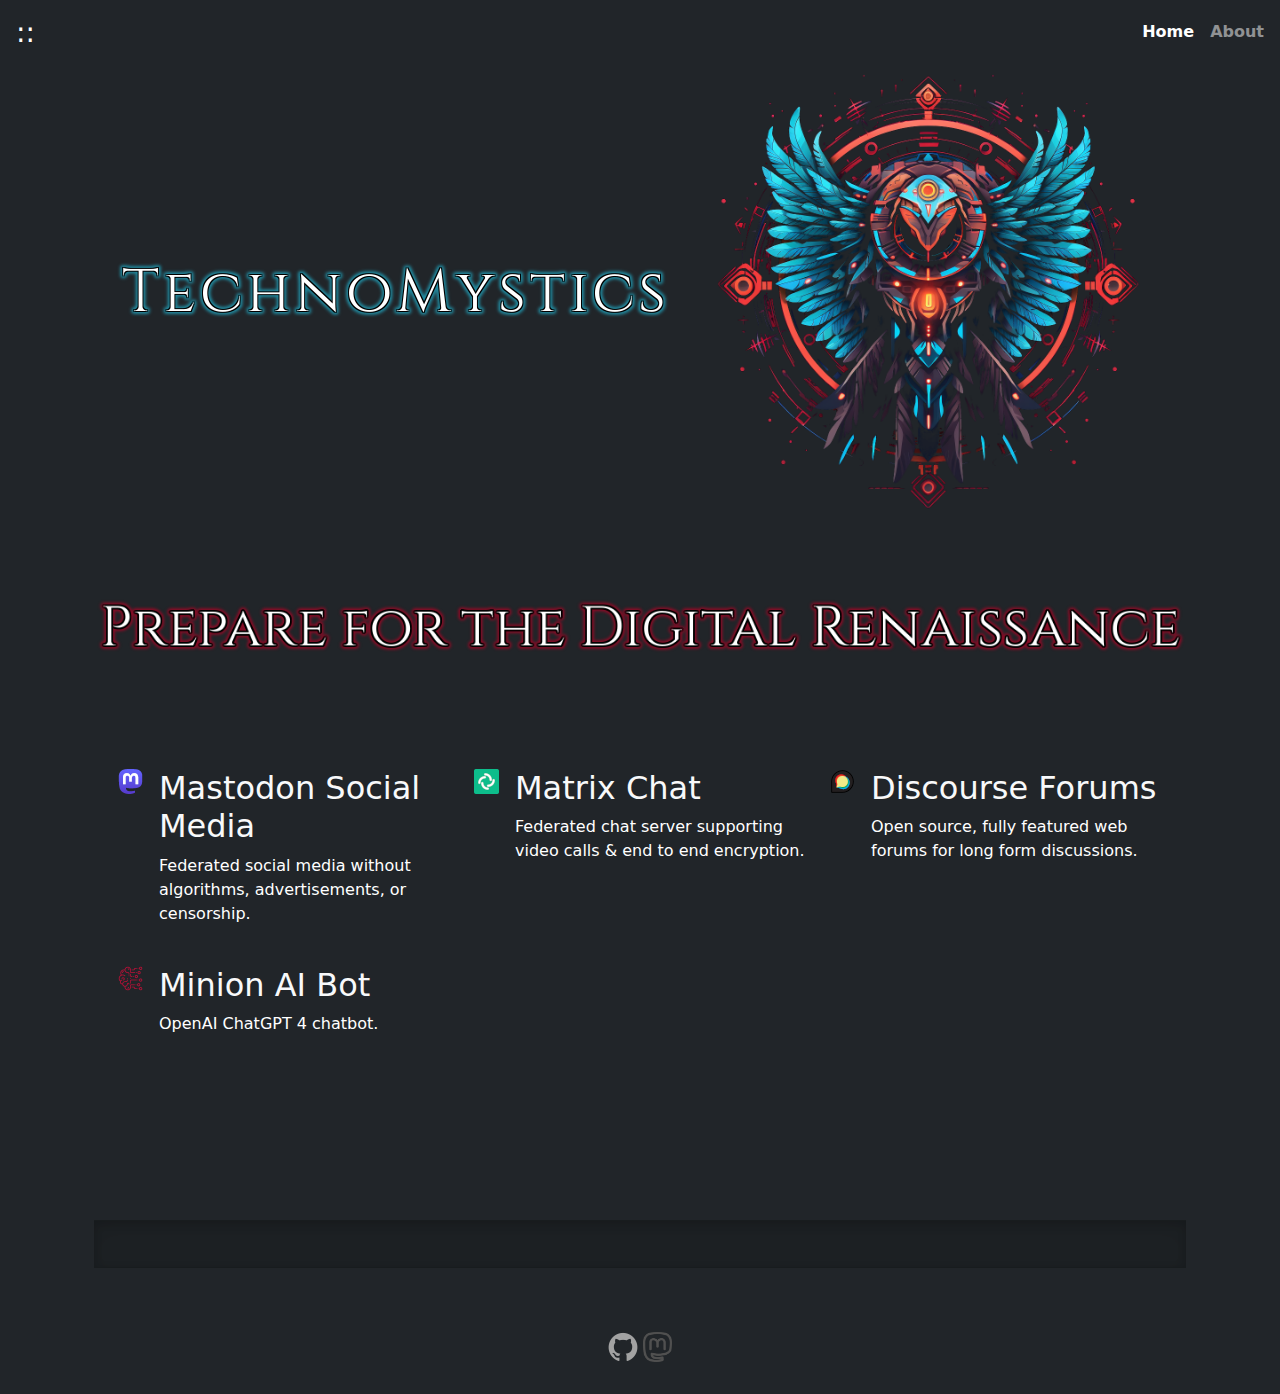
<file: index.html>
<!doctype html>
<html lang="en" class="h-100">
  <head>
    <meta charset="utf-8">
    <meta name="viewport" content="width=device-width, initial-scale=1">
    <meta name="description" content="">
    <meta name="author" content="Minion@TechnoMystics.org">
    <meta name="generator" content="Bootstrap">
    <title>TechnoMystics.org</title>

    <link rel="canonical" href="https://www.technomystics.org/">
    <link rel="icon" type="image/x-icon" href="/img/tm2.ico">

    <link href="/css/bootstrap.min.css" rel="stylesheet">
    <meta name="theme-color" content="#712cf9">


    <style>
      .bd-placeholder-img {
        font-size: 1.125rem;
        text-anchor: middle;
        -webkit-user-select: none;
        -moz-user-select: none;
        user-select: none;
      }

      @media (min-width: 768px) {
        .bd-placeholder-img-lg {
          font-size: 3.5rem;
        }
      }

      .b-example-divider {
        height: 3rem;
        background-color: rgba(0, 0, 0, .1);
        border: solid rgba(0, 0, 0, .15);
        border-width: 1px 0;
        box-shadow: inset 0 .5em 1.5em rgba(0, 0, 0, .1), inset 0 .125em .5em rgba(0, 0, 0, .15);
      }

      .b-example-vr {
        flex-shrink: 0;
        width: 1.5rem;
        height: 100vh;
      }

      .bi {
        vertical-align: -.125em;
        fill: currentColor;
      }

      .nav-scroller {
        position: relative;
        z-index: 2;
        height: 2.75rem;
        overflow-y: hidden;
      }

      .nav-scroller .nav {
        display: flex;
        flex-wrap: nowrap;
        padding-bottom: 1rem;
        margin-top: -1px;
        overflow-x: auto;
        text-align: center;
        white-space: nowrap;
        -webkit-overflow-scrolling: touch;
      }
    </style>
  

  
    <!-- Custom styles for this template -->
    <link href="/css/home.css" rel="stylesheet">
  </head>

  <body class="d-flex h-100 text-center text-bg-dark">
  
    <div class="cover-container d-flex w-100 h-100 p-3 mx-auto flex-column">
      <header class="mb-auto">
        <div>
          <h3 class="float-md-start mb-0">::</h3>
          <nav class="nav nav-masthead justify-content-center float-md-end">
            <a class="nav-link fw-bold py-1 px-0 active" aria-current="page" href="/">Home</a>
            <a class="nav-link fw-bold py-1 px-0" href="/about.html">About</a>
            <!-- <a class="nav-link fw-bold py-1 px-0" href="#">-</a> -->
          </nav>
        </div>
      </header>

      <main class="px-3">
        <img src="/img/logo_test.png" class="img-fluid p3">
        <!-- <h1><u>TechnoMystics</u></h1> -->
        
          <img src="/img/tm2.png" class="img-fluid p-3" width="40%">
        





  <div class="container px-4 py-5" id="custom-cards">
    <img src="/img/tagline.png" class="img-fluid p3">

    <!-- <h3 class="pb-2 border-bottom">Prepare for the Digital Renaissance!</h3> -->
    <div class="container px-4 py-5" id="hanging-icons">
      <!-- <h2 class="pb-2 border-bottom">Hanging icons</h2> -->
      <div class="row g-4 py-5 row-cols-1 row-cols-lg-3">

        <div class="col d-flex align-items-start">
          <div class="icon-square d-inline-flex align-items-center justify-content-center fs-4 flex-shrink-0 me-3">
            <img src="/img/mastodon_icon1.png">
          </div>
          <div class="text-start">
            <h3 class="fs-2"><a href="https://enlightened.army" class="link-light text-decoration-none">Mastodon Social Media</a></h3>
            <p>Federated social media without algorithms, advertisements, or censorship.</p>
          </div>
        </div>

        <div class="col d-flex align-items-start">
          <div class="icon-square d-inline-flex align-items-center justify-content-center fs-4 flex-shrink-0 me-3">
            <img src="/img/element_icon.png">
          </div>
          <div class="text-start">
            <h3 class="fs-2"><a href="https://matrix.technomystics.org" class="link-light text-decoration-none">Matrix Chat</a></h3>
            <p>Federated chat server supporting video calls & end to end encryption.</p>
          </div>
        </div>

        <div class="col d-flex align-items-start">
          <div class="icon-square d-inline-flex align-items-center justify-content-center fs-4 flex-shrink-0 me-3">
            <img src="/img/discourse_icon1.png">
          </div>
          <div class="text-start">
            <h3 class="fs-2"><a href="https://discourse.technomystics.org" class="link-light text-decoration-none">Discourse Forums</a></h3>
            <p>Open source, fully featured web forums for long form discussions.</p>
          </div>
        </div>

        <div class="col d-flex align-items-start">
          <div class="icon-square d-inline-flex align-items-center justify-content-center fs-4 flex-shrink-0 me-3">
            <img src="/img/minion_icon.png">
          </div>
          <div class="text-start">
            <h3 class="fs-2"><a href="https://minion.technomystics.org" class="link-light text-decoration-none">Minion AI Bot</a></h3>
            <p>OpenAI ChatGPT 4 chatbot.</p>
          </div>
        </div>

      </div>
      <!-- NEW ROW -->
      <div class="row g-4 py-5 row-cols-1 row-cols-lg-3">
        
      </div>


    </div>

    

  <div class="b-example-divider"></div>





      </main>

      <footer class="mt-auto text-white-50 p-3">
        <p><a href="https://github.com/technomystics-org/"><img src="/img/github-mark.png" height="30px"></a>  
          <a href="https://enlightened.army/@minion"><img src="/img/mastodon_icon.png" height="30px"></a></p>
      </footer>
    
    </div>
  
  </body>

</html>
</file>
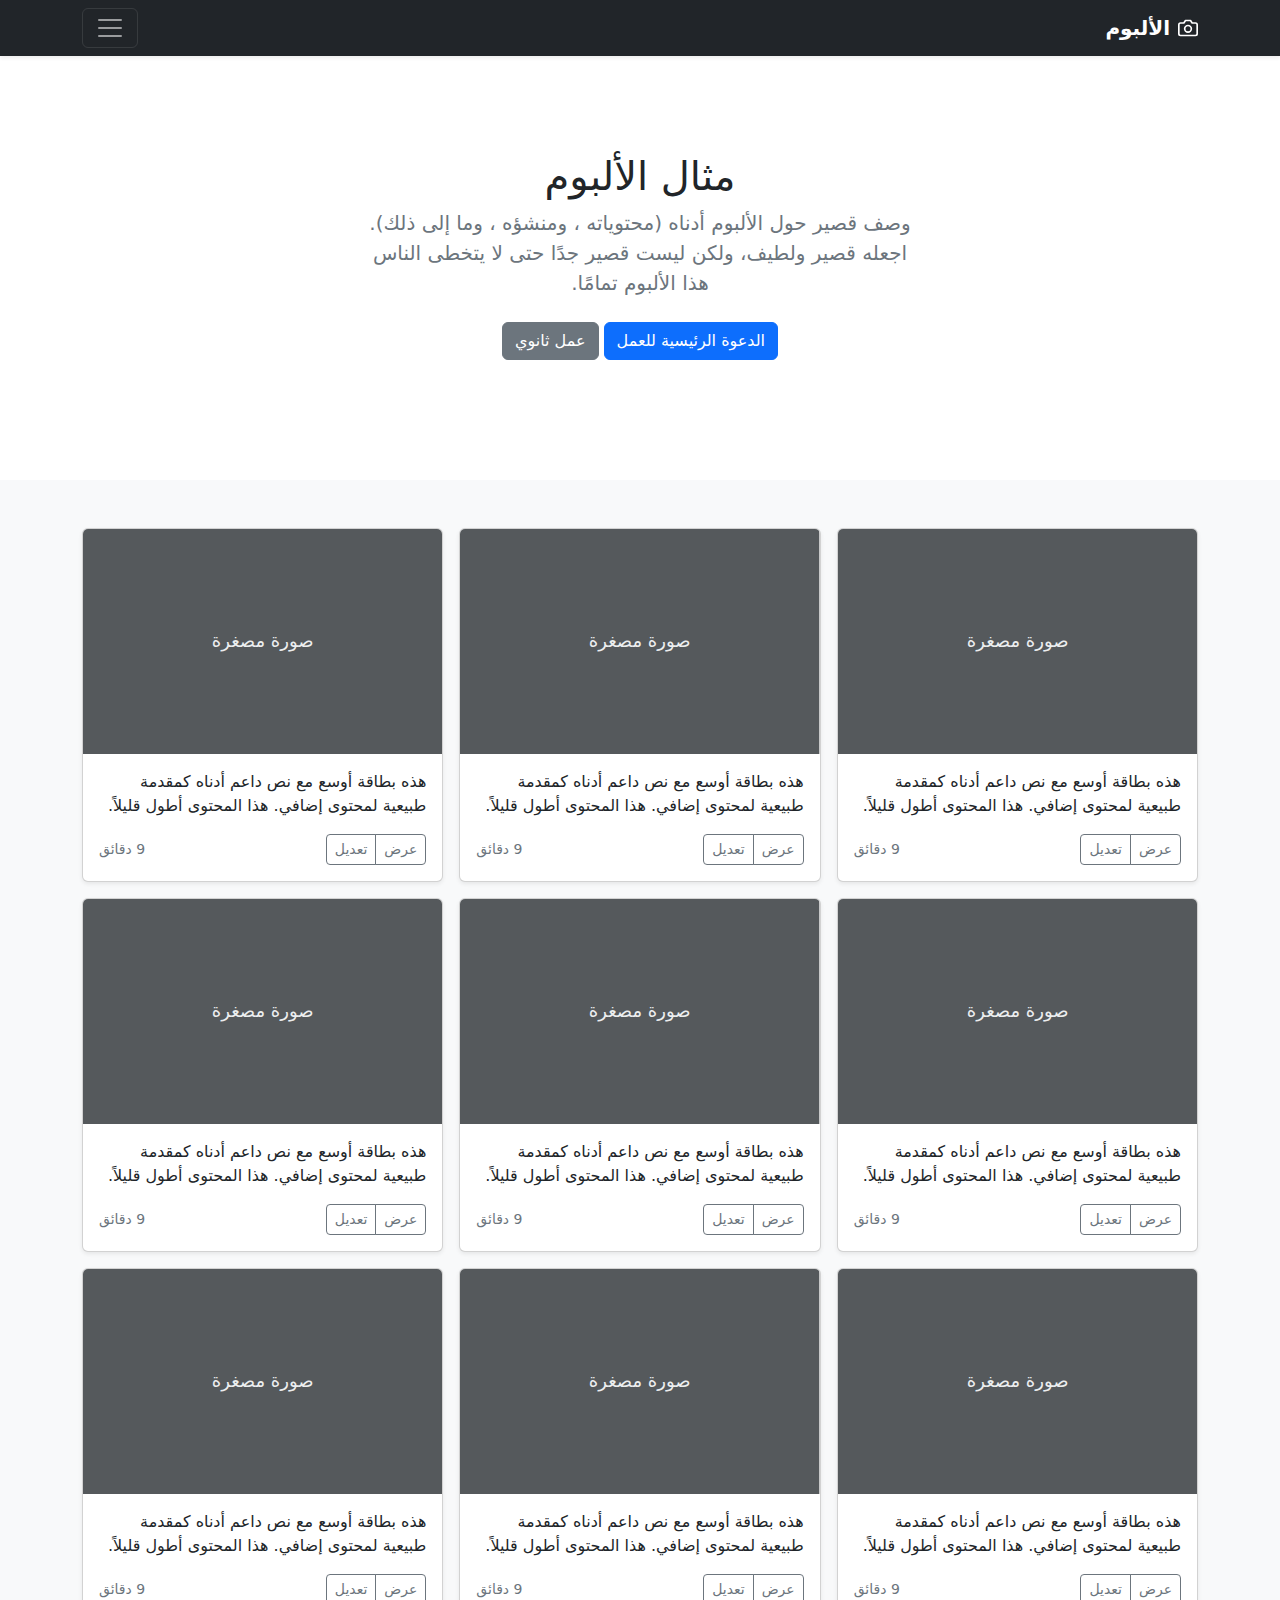
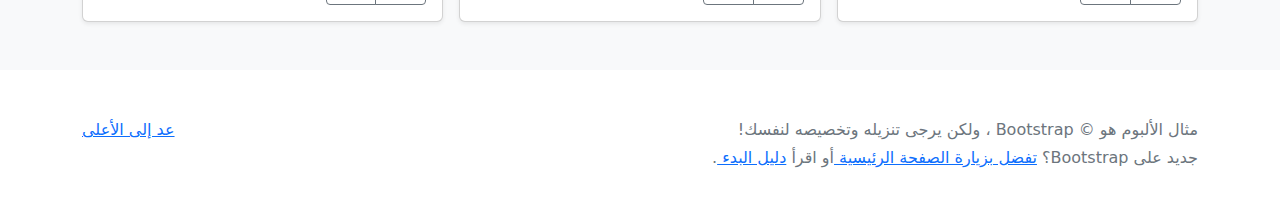
<file: bootstrap-5.2.2-examples/album-rtl/index.html>
<!doctype html>
<html lang="ar" dir="rtl">
  <head>
    <meta charset="utf-8">
    <meta name="viewport" content="width=device-width, initial-scale=1">
    <meta name="description" content="">
    <meta name="author" content="Mark Otto, Jacob Thornton, and Bootstrap contributors">
    <meta name="generator" content="Hugo 0.104.2">
    <title>مثال الألبوم · Bootstrap v5.2</title>

    <link rel="canonical" href="https://getbootstrap.com/docs/5.2/examples/album-rtl/">

    

    

<link href="../assets/dist/css/bootstrap.rtl.min.css" rel="stylesheet">

    <style>
      .bd-placeholder-img {
        font-size: 1.125rem;
        text-anchor: middle;
        -webkit-user-select: none;
        -moz-user-select: none;
        user-select: none;
      }

      @media (min-width: 768px) {
        .bd-placeholder-img-lg {
          font-size: 3.5rem;
        }
      }

      .b-example-divider {
        height: 3rem;
        background-color: rgba(0, 0, 0, .1);
        border: solid rgba(0, 0, 0, .15);
        border-width: 1px 0;
        box-shadow: inset 0 .5em 1.5em rgba(0, 0, 0, .1), inset 0 .125em .5em rgba(0, 0, 0, .15);
      }

      .b-example-vr {
        flex-shrink: 0;
        width: 1.5rem;
        height: 100vh;
      }

      .bi {
        vertical-align: -.125em;
        fill: currentColor;
      }

      .nav-scroller {
        position: relative;
        z-index: 2;
        height: 2.75rem;
        overflow-y: hidden;
      }

      .nav-scroller .nav {
        display: flex;
        flex-wrap: nowrap;
        padding-bottom: 1rem;
        margin-top: -1px;
        overflow-x: auto;
        text-align: center;
        white-space: nowrap;
        -webkit-overflow-scrolling: touch;
      }
    </style>

    
  </head>
  <body>
    
<header>
  <div class="collapse bg-dark" id="navbarHeader">
    <div class="container">
      <div class="row">
        <div class="col-sm-8 col-md-7 py-4">
          <h4 class="text-white">حول</h4>
          <p class="text-muted">أضف بعض المعلومات حول الألبوم، المؤلف، أو أي سياق خلفية آخر. اجعلها بضع جمل حتى يتمكن الزوار من التقاط بعض التلميحات المفيدة. ثم اربطها ببعض مواقع التواصل الاجتماعي أو معلومات الاتصال.</p>
        </div>
        <div class="col-sm-4 offset-md-1 py-4">
          <h4 class="text-white">تواصل معي</h4>
          <ul class="list-unstyled">
            <li><a href="#" class="text-white">تابعني على تويتر</a></li>
            <li><a href="#" class="text-white">شاركني الإعجاب في فيسبوك</a></li>
            <li><a href="#" class="text-white">راسلني على البريد الإلكتروني</a></li>
          </ul>
        </div>
      </div>
    </div>
  </div>
  <div class="navbar navbar-dark bg-dark shadow-sm">
    <div class="container">
      <a href="#" class="navbar-brand d-flex align-items-center">
        <svg xmlns="http://www.w3.org/2000/svg" width="20" height="20" fill="none" stroke="currentColor" stroke-linecap="round" stroke-linejoin="round" stroke-width="2" aria-hidden="true" class="me-2" viewBox="0 0 24 24"><path d="M23 19a2 2 0 0 1-2 2H3a2 2 0 0 1-2-2V8a2 2 0 0 1 2-2h4l2-3h6l2 3h4a2 2 0 0 1 2 2z"/><circle cx="12" cy="13" r="4"/></svg>
        <strong>الألبوم</strong>
      </a>
      <button class="navbar-toggler" type="button" data-bs-toggle="collapse" data-bs-target="#navbarHeader" aria-controls="navbarHeader" aria-expanded="false" aria-label="تبديل التنقل">
        <span class="navbar-toggler-icon"></span>
      </button>
    </div>
  </div>
</header>

<main>

  <section class="py-5 text-center container">
    <div class="row py-lg-5">
      <div class="col-lg-6 col-md-8 mx-auto">
        <h1 class="fw-light">مثال الألبوم</h1>
        <p class="lead text-muted">وصف قصير حول الألبوم أدناه (محتوياته ، ومنشؤه ، وما إلى ذلك). اجعله قصير ولطيف، ولكن ليست قصير جدًا حتى لا يتخطى الناس هذا الألبوم تمامًا.</p>
        <p>
          <a href="#" class="btn btn-primary my-2">الدعوة الرئيسية للعمل</a>
          <a href="#" class="btn btn-secondary my-2">عمل ثانوي</a>
        </p>
      </div>
    </div>
  </section>

  <div class="album py-5 bg-light">
    <div class="container">

      <div class="row row-cols-1 row-cols-sm-2 row-cols-md-3 g-3">
        <div class="col">
          <div class="card shadow-sm">
            <svg class="bd-placeholder-img card-img-top" width="100%" height="225" xmlns="http://www.w3.org/2000/svg" role="img" aria-label="Placeholder: صورة مصغرة" preserveAspectRatio="xMidYMid slice" focusable="false"><title>Placeholder</title><rect width="100%" height="100%" fill="#55595c"/><text x="50%" y="50%" fill="#eceeef" dy=".3em">صورة مصغرة</text></svg>

            <div class="card-body">
              <p class="card-text">هذه بطاقة أوسع مع نص داعم أدناه كمقدمة طبيعية لمحتوى إضافي. هذا المحتوى أطول قليلاً.</p>
              <div class="d-flex justify-content-between align-items-center">
                <div class="btn-group">
                  <button type="button" class="btn btn-sm btn-outline-secondary">عرض</button>
                  <button type="button" class="btn btn-sm btn-outline-secondary">تعديل</button>
                </div>
                <small class="text-muted">9 دقائق</small>
              </div>
            </div>
          </div>
        </div>
        <div class="col">
          <div class="card shadow-sm">
            <svg class="bd-placeholder-img card-img-top" width="100%" height="225" xmlns="http://www.w3.org/2000/svg" role="img" aria-label="Placeholder: صورة مصغرة" preserveAspectRatio="xMidYMid slice" focusable="false"><title>Placeholder</title><rect width="100%" height="100%" fill="#55595c"/><text x="50%" y="50%" fill="#eceeef" dy=".3em">صورة مصغرة</text></svg>

            <div class="card-body">
              <p class="card-text">هذه بطاقة أوسع مع نص داعم أدناه كمقدمة طبيعية لمحتوى إضافي. هذا المحتوى أطول قليلاً.</p>
              <div class="d-flex justify-content-between align-items-center">
                <div class="btn-group">
                  <button type="button" class="btn btn-sm btn-outline-secondary">عرض</button>
                  <button type="button" class="btn btn-sm btn-outline-secondary">تعديل</button>
                </div>
                <small class="text-muted">9 دقائق</small>
              </div>
            </div>
          </div>
        </div>
        <div class="col">
          <div class="card shadow-sm">
            <svg class="bd-placeholder-img card-img-top" width="100%" height="225" xmlns="http://www.w3.org/2000/svg" role="img" aria-label="Placeholder: صورة مصغرة" preserveAspectRatio="xMidYMid slice" focusable="false"><title>Placeholder</title><rect width="100%" height="100%" fill="#55595c"/><text x="50%" y="50%" fill="#eceeef" dy=".3em">صورة مصغرة</text></svg>

            <div class="card-body">
              <p class="card-text">هذه بطاقة أوسع مع نص داعم أدناه كمقدمة طبيعية لمحتوى إضافي. هذا المحتوى أطول قليلاً.</p>
              <div class="d-flex justify-content-between align-items-center">
                <div class="btn-group">
                  <button type="button" class="btn btn-sm btn-outline-secondary">عرض</button>
                  <button type="button" class="btn btn-sm btn-outline-secondary">تعديل</button>
                </div>
                <small class="text-muted">9 دقائق</small>
              </div>
            </div>
          </div>
        </div>

        <div class="col">
          <div class="card shadow-sm">
            <svg class="bd-placeholder-img card-img-top" width="100%" height="225" xmlns="http://www.w3.org/2000/svg" role="img" aria-label="Placeholder: صورة مصغرة" preserveAspectRatio="xMidYMid slice" focusable="false"><title>Placeholder</title><rect width="100%" height="100%" fill="#55595c"/><text x="50%" y="50%" fill="#eceeef" dy=".3em">صورة مصغرة</text></svg>

            <div class="card-body">
              <p class="card-text">هذه بطاقة أوسع مع نص داعم أدناه كمقدمة طبيعية لمحتوى إضافي. هذا المحتوى أطول قليلاً.</p>
              <div class="d-flex justify-content-between align-items-center">
                <div class="btn-group">
                  <button type="button" class="btn btn-sm btn-outline-secondary">عرض</button>
                  <button type="button" class="btn btn-sm btn-outline-secondary">تعديل</button>
                </div>
                <small class="text-muted">9 دقائق</small>
              </div>
            </div>
          </div>
        </div>
        <div class="col">
          <div class="card shadow-sm">
            <svg class="bd-placeholder-img card-img-top" width="100%" height="225" xmlns="http://www.w3.org/2000/svg" role="img" aria-label="Placeholder: صورة مصغرة" preserveAspectRatio="xMidYMid slice" focusable="false"><title>Placeholder</title><rect width="100%" height="100%" fill="#55595c"/><text x="50%" y="50%" fill="#eceeef" dy=".3em">صورة مصغرة</text></svg>

            <div class="card-body">
              <p class="card-text">هذه بطاقة أوسع مع نص داعم أدناه كمقدمة طبيعية لمحتوى إضافي. هذا المحتوى أطول قليلاً.</p>
              <div class="d-flex justify-content-between align-items-center">
                <div class="btn-group">
                  <button type="button" class="btn btn-sm btn-outline-secondary">عرض</button>
                  <button type="button" class="btn btn-sm btn-outline-secondary">تعديل</button>
                </div>
                <small class="text-muted">9 دقائق</small>
              </div>
            </div>
          </div>
        </div>
        <div class="col">
          <div class="card shadow-sm">
            <svg class="bd-placeholder-img card-img-top" width="100%" height="225" xmlns="http://www.w3.org/2000/svg" role="img" aria-label="Placeholder: صورة مصغرة" preserveAspectRatio="xMidYMid slice" focusable="false"><title>Placeholder</title><rect width="100%" height="100%" fill="#55595c"/><text x="50%" y="50%" fill="#eceeef" dy=".3em">صورة مصغرة</text></svg>

            <div class="card-body">
              <p class="card-text">هذه بطاقة أوسع مع نص داعم أدناه كمقدمة طبيعية لمحتوى إضافي. هذا المحتوى أطول قليلاً.</p>
              <div class="d-flex justify-content-between align-items-center">
                <div class="btn-group">
                  <button type="button" class="btn btn-sm btn-outline-secondary">عرض</button>
                  <button type="button" class="btn btn-sm btn-outline-secondary">تعديل</button>
                </div>
                <small class="text-muted">9 دقائق</small>
              </div>
            </div>
          </div>
        </div>

        <div class="col">
          <div class="card shadow-sm">
            <svg class="bd-placeholder-img card-img-top" width="100%" height="225" xmlns="http://www.w3.org/2000/svg" role="img" aria-label="Placeholder: صورة مصغرة" preserveAspectRatio="xMidYMid slice" focusable="false"><title>Placeholder</title><rect width="100%" height="100%" fill="#55595c"/><text x="50%" y="50%" fill="#eceeef" dy=".3em">صورة مصغرة</text></svg>

            <div class="card-body">
              <p class="card-text">هذه بطاقة أوسع مع نص داعم أدناه كمقدمة طبيعية لمحتوى إضافي. هذا المحتوى أطول قليلاً.</p>
              <div class="d-flex justify-content-between align-items-center">
                <div class="btn-group">
                  <button type="button" class="btn btn-sm btn-outline-secondary">عرض</button>
                  <button type="button" class="btn btn-sm btn-outline-secondary">تعديل</button>
                </div>
                <small class="text-muted">9 دقائق</small>
              </div>
            </div>
          </div>
        </div>
        <div class="col">
          <div class="card shadow-sm">
            <svg class="bd-placeholder-img card-img-top" width="100%" height="225" xmlns="http://www.w3.org/2000/svg" role="img" aria-label="Placeholder: صورة مصغرة" preserveAspectRatio="xMidYMid slice" focusable="false"><title>Placeholder</title><rect width="100%" height="100%" fill="#55595c"/><text x="50%" y="50%" fill="#eceeef" dy=".3em">صورة مصغرة</text></svg>

            <div class="card-body">
              <p class="card-text">هذه بطاقة أوسع مع نص داعم أدناه كمقدمة طبيعية لمحتوى إضافي. هذا المحتوى أطول قليلاً.</p>
              <div class="d-flex justify-content-between align-items-center">
                <div class="btn-group">
                  <button type="button" class="btn btn-sm btn-outline-secondary">عرض</button>
                  <button type="button" class="btn btn-sm btn-outline-secondary">تعديل</button>
                </div>
                <small class="text-muted">9 دقائق</small>
              </div>
            </div>
          </div>
        </div>
        <div class="col">
          <div class="card shadow-sm">
            <svg class="bd-placeholder-img card-img-top" width="100%" height="225" xmlns="http://www.w3.org/2000/svg" role="img" aria-label="Placeholder: صورة مصغرة" preserveAspectRatio="xMidYMid slice" focusable="false"><title>Placeholder</title><rect width="100%" height="100%" fill="#55595c"/><text x="50%" y="50%" fill="#eceeef" dy=".3em">صورة مصغرة</text></svg>

            <div class="card-body">
              <p class="card-text">هذه بطاقة أوسع مع نص داعم أدناه كمقدمة طبيعية لمحتوى إضافي. هذا المحتوى أطول قليلاً.</p>
              <div class="d-flex justify-content-between align-items-center">
                <div class="btn-group">
                  <button type="button" class="btn btn-sm btn-outline-secondary">عرض</button>
                  <button type="button" class="btn btn-sm btn-outline-secondary">تعديل</button>
                </div>
                <small class="text-muted">9 دقائق</small>
              </div>
            </div>
          </div>
        </div>
      </div>
    </div>
  </div>

</main>

<footer class="text-muted py-5">
  <div class="container">
    <p class="float-end mb-1">
      <a href="#">عد إلى الأعلى</a>
    </p>
    <p class="mb-1">مثال الألبوم هو © Bootstrap ، ولكن يرجى تنزيله وتخصيصه لنفسك!</p>
    <p class="mb-0">جديد على Bootstrap؟ <a href="/"> تفضل بزيارة الصفحة الرئيسية </a> أو اقرأ <a href="../getting-started/introduction/ "> دليل البدء </a>.</p>
  </div>
</footer>


    <script src="../assets/dist/js/bootstrap.bundle.min.js"></script>

      
  </body>
</html>
</file>
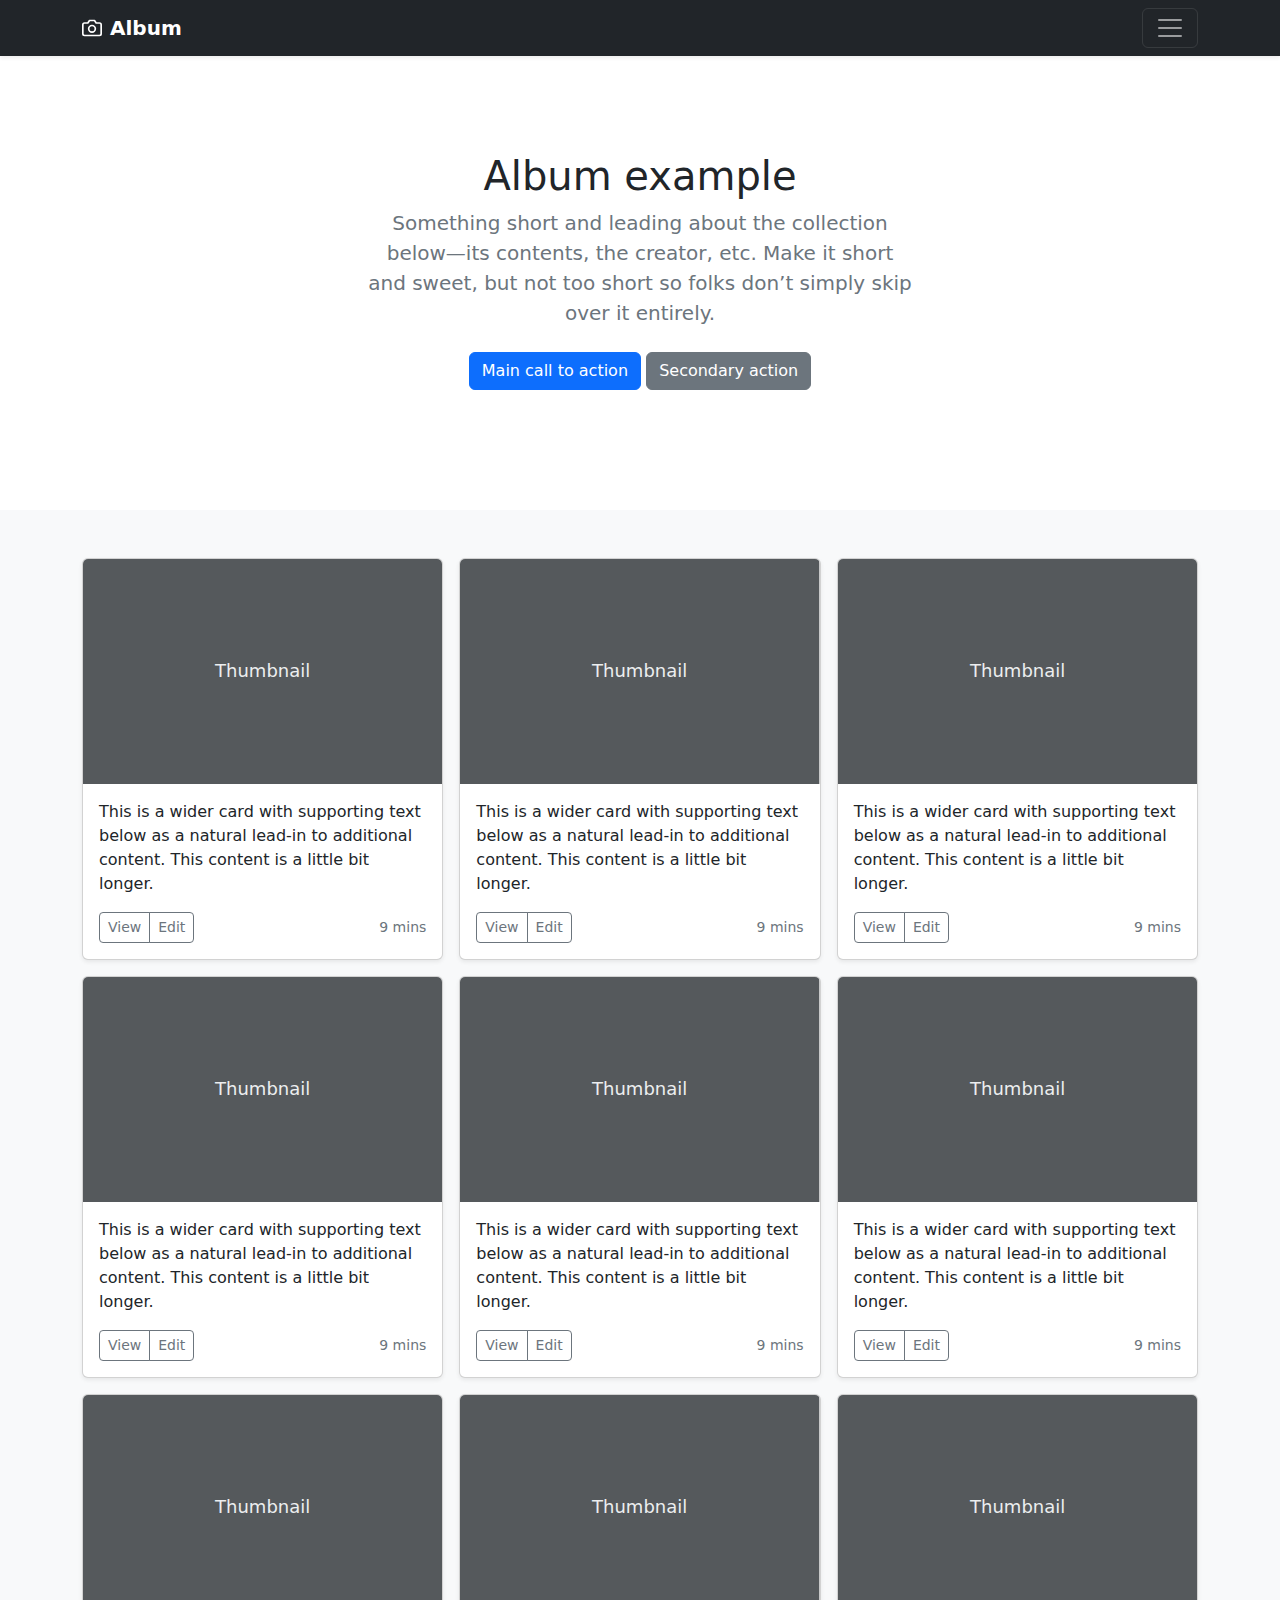
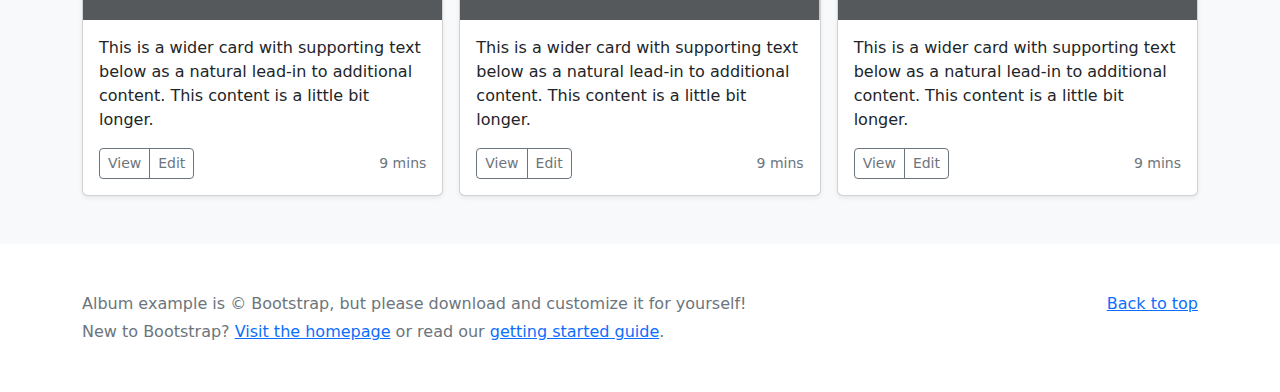
<file: bootstrap-5.2.2-examples/album/index.html>
<!doctype html>
<html lang="en">
  <head>
    <meta charset="utf-8">
    <meta name="viewport" content="width=device-width, initial-scale=1">
    <meta name="description" content="">
    <meta name="author" content="Mark Otto, Jacob Thornton, and Bootstrap contributors">
    <meta name="generator" content="Hugo 0.104.2">
    <title>Album example · Bootstrap v5.2</title>

    <link rel="canonical" href="https://getbootstrap.com/docs/5.2/examples/album/">

    

    

<link href="../assets/dist/css/bootstrap.min.css" rel="stylesheet">

    <style>
      .bd-placeholder-img {
        font-size: 1.125rem;
        text-anchor: middle;
        -webkit-user-select: none;
        -moz-user-select: none;
        user-select: none;
      }

      @media (min-width: 768px) {
        .bd-placeholder-img-lg {
          font-size: 3.5rem;
        }
      }

      .b-example-divider {
        height: 3rem;
        background-color: rgba(0, 0, 0, .1);
        border: solid rgba(0, 0, 0, .15);
        border-width: 1px 0;
        box-shadow: inset 0 .5em 1.5em rgba(0, 0, 0, .1), inset 0 .125em .5em rgba(0, 0, 0, .15);
      }

      .b-example-vr {
        flex-shrink: 0;
        width: 1.5rem;
        height: 100vh;
      }

      .bi {
        vertical-align: -.125em;
        fill: currentColor;
      }

      .nav-scroller {
        position: relative;
        z-index: 2;
        height: 2.75rem;
        overflow-y: hidden;
      }

      .nav-scroller .nav {
        display: flex;
        flex-wrap: nowrap;
        padding-bottom: 1rem;
        margin-top: -1px;
        overflow-x: auto;
        text-align: center;
        white-space: nowrap;
        -webkit-overflow-scrolling: touch;
      }
    </style>

    
  </head>
  <body>
    
<header>
  <div class="collapse bg-dark" id="navbarHeader">
    <div class="container">
      <div class="row">
        <div class="col-sm-8 col-md-7 py-4">
          <h4 class="text-white">About</h4>
          <p class="text-muted">Add some information about the album below, the author, or any other background context. Make it a few sentences long so folks can pick up some informative tidbits. Then, link them off to some social networking sites or contact information.</p>
        </div>
        <div class="col-sm-4 offset-md-1 py-4">
          <h4 class="text-white">Contact</h4>
          <ul class="list-unstyled">
            <li><a href="#" class="text-white">Follow on Twitter</a></li>
            <li><a href="#" class="text-white">Like on Facebook</a></li>
            <li><a href="#" class="text-white">Email me</a></li>
          </ul>
        </div>
      </div>
    </div>
  </div>
  <div class="navbar navbar-dark bg-dark shadow-sm">
    <div class="container">
      <a href="#" class="navbar-brand d-flex align-items-center">
        <svg xmlns="http://www.w3.org/2000/svg" width="20" height="20" fill="none" stroke="currentColor" stroke-linecap="round" stroke-linejoin="round" stroke-width="2" aria-hidden="true" class="me-2" viewBox="0 0 24 24"><path d="M23 19a2 2 0 0 1-2 2H3a2 2 0 0 1-2-2V8a2 2 0 0 1 2-2h4l2-3h6l2 3h4a2 2 0 0 1 2 2z"/><circle cx="12" cy="13" r="4"/></svg>
        <strong>Album</strong>
      </a>
      <button class="navbar-toggler" type="button" data-bs-toggle="collapse" data-bs-target="#navbarHeader" aria-controls="navbarHeader" aria-expanded="false" aria-label="Toggle navigation">
        <span class="navbar-toggler-icon"></span>
      </button>
    </div>
  </div>
</header>

<main>

  <section class="py-5 text-center container">
    <div class="row py-lg-5">
      <div class="col-lg-6 col-md-8 mx-auto">
        <h1 class="fw-light">Album example</h1>
        <p class="lead text-muted">Something short and leading about the collection below—its contents, the creator, etc. Make it short and sweet, but not too short so folks don’t simply skip over it entirely.</p>
        <p>
          <a href="#" class="btn btn-primary my-2">Main call to action</a>
          <a href="#" class="btn btn-secondary my-2">Secondary action</a>
        </p>
      </div>
    </div>
  </section>

  <div class="album py-5 bg-light">
    <div class="container">

      <div class="row row-cols-1 row-cols-sm-2 row-cols-md-3 g-3">
        <div class="col">
          <div class="card shadow-sm">
            <svg class="bd-placeholder-img card-img-top" width="100%" height="225" xmlns="http://www.w3.org/2000/svg" role="img" aria-label="Placeholder: Thumbnail" preserveAspectRatio="xMidYMid slice" focusable="false"><title>Placeholder</title><rect width="100%" height="100%" fill="#55595c"/><text x="50%" y="50%" fill="#eceeef" dy=".3em">Thumbnail</text></svg>

            <div class="card-body">
              <p class="card-text">This is a wider card with supporting text below as a natural lead-in to additional content. This content is a little bit longer.</p>
              <div class="d-flex justify-content-between align-items-center">
                <div class="btn-group">
                  <button type="button" class="btn btn-sm btn-outline-secondary">View</button>
                  <button type="button" class="btn btn-sm btn-outline-secondary">Edit</button>
                </div>
                <small class="text-muted">9 mins</small>
              </div>
            </div>
          </div>
        </div>
        <div class="col">
          <div class="card shadow-sm">
            <svg class="bd-placeholder-img card-img-top" width="100%" height="225" xmlns="http://www.w3.org/2000/svg" role="img" aria-label="Placeholder: Thumbnail" preserveAspectRatio="xMidYMid slice" focusable="false"><title>Placeholder</title><rect width="100%" height="100%" fill="#55595c"/><text x="50%" y="50%" fill="#eceeef" dy=".3em">Thumbnail</text></svg>

            <div class="card-body">
              <p class="card-text">This is a wider card with supporting text below as a natural lead-in to additional content. This content is a little bit longer.</p>
              <div class="d-flex justify-content-between align-items-center">
                <div class="btn-group">
                  <button type="button" class="btn btn-sm btn-outline-secondary">View</button>
                  <button type="button" class="btn btn-sm btn-outline-secondary">Edit</button>
                </div>
                <small class="text-muted">9 mins</small>
              </div>
            </div>
          </div>
        </div>
        <div class="col">
          <div class="card shadow-sm">
            <svg class="bd-placeholder-img card-img-top" width="100%" height="225" xmlns="http://www.w3.org/2000/svg" role="img" aria-label="Placeholder: Thumbnail" preserveAspectRatio="xMidYMid slice" focusable="false"><title>Placeholder</title><rect width="100%" height="100%" fill="#55595c"/><text x="50%" y="50%" fill="#eceeef" dy=".3em">Thumbnail</text></svg>

            <div class="card-body">
              <p class="card-text">This is a wider card with supporting text below as a natural lead-in to additional content. This content is a little bit longer.</p>
              <div class="d-flex justify-content-between align-items-center">
                <div class="btn-group">
                  <button type="button" class="btn btn-sm btn-outline-secondary">View</button>
                  <button type="button" class="btn btn-sm btn-outline-secondary">Edit</button>
                </div>
                <small class="text-muted">9 mins</small>
              </div>
            </div>
          </div>
        </div>

        <div class="col">
          <div class="card shadow-sm">
            <svg class="bd-placeholder-img card-img-top" width="100%" height="225" xmlns="http://www.w3.org/2000/svg" role="img" aria-label="Placeholder: Thumbnail" preserveAspectRatio="xMidYMid slice" focusable="false"><title>Placeholder</title><rect width="100%" height="100%" fill="#55595c"/><text x="50%" y="50%" fill="#eceeef" dy=".3em">Thumbnail</text></svg>

            <div class="card-body">
              <p class="card-text">This is a wider card with supporting text below as a natural lead-in to additional content. This content is a little bit longer.</p>
              <div class="d-flex justify-content-between align-items-center">
                <div class="btn-group">
                  <button type="button" class="btn btn-sm btn-outline-secondary">View</button>
                  <button type="button" class="btn btn-sm btn-outline-secondary">Edit</button>
                </div>
                <small class="text-muted">9 mins</small>
              </div>
            </div>
          </div>
        </div>
        <div class="col">
          <div class="card shadow-sm">
            <svg class="bd-placeholder-img card-img-top" width="100%" height="225" xmlns="http://www.w3.org/2000/svg" role="img" aria-label="Placeholder: Thumbnail" preserveAspectRatio="xMidYMid slice" focusable="false"><title>Placeholder</title><rect width="100%" height="100%" fill="#55595c"/><text x="50%" y="50%" fill="#eceeef" dy=".3em">Thumbnail</text></svg>

            <div class="card-body">
              <p class="card-text">This is a wider card with supporting text below as a natural lead-in to additional content. This content is a little bit longer.</p>
              <div class="d-flex justify-content-between align-items-center">
                <div class="btn-group">
                  <button type="button" class="btn btn-sm btn-outline-secondary">View</button>
                  <button type="button" class="btn btn-sm btn-outline-secondary">Edit</button>
                </div>
                <small class="text-muted">9 mins</small>
              </div>
            </div>
          </div>
        </div>
        <div class="col">
          <div class="card shadow-sm">
            <svg class="bd-placeholder-img card-img-top" width="100%" height="225" xmlns="http://www.w3.org/2000/svg" role="img" aria-label="Placeholder: Thumbnail" preserveAspectRatio="xMidYMid slice" focusable="false"><title>Placeholder</title><rect width="100%" height="100%" fill="#55595c"/><text x="50%" y="50%" fill="#eceeef" dy=".3em">Thumbnail</text></svg>

            <div class="card-body">
              <p class="card-text">This is a wider card with supporting text below as a natural lead-in to additional content. This content is a little bit longer.</p>
              <div class="d-flex justify-content-between align-items-center">
                <div class="btn-group">
                  <button type="button" class="btn btn-sm btn-outline-secondary">View</button>
                  <button type="button" class="btn btn-sm btn-outline-secondary">Edit</button>
                </div>
                <small class="text-muted">9 mins</small>
              </div>
            </div>
          </div>
        </div>

        <div class="col">
          <div class="card shadow-sm">
            <svg class="bd-placeholder-img card-img-top" width="100%" height="225" xmlns="http://www.w3.org/2000/svg" role="img" aria-label="Placeholder: Thumbnail" preserveAspectRatio="xMidYMid slice" focusable="false"><title>Placeholder</title><rect width="100%" height="100%" fill="#55595c"/><text x="50%" y="50%" fill="#eceeef" dy=".3em">Thumbnail</text></svg>

            <div class="card-body">
              <p class="card-text">This is a wider card with supporting text below as a natural lead-in to additional content. This content is a little bit longer.</p>
              <div class="d-flex justify-content-between align-items-center">
                <div class="btn-group">
                  <button type="button" class="btn btn-sm btn-outline-secondary">View</button>
                  <button type="button" class="btn btn-sm btn-outline-secondary">Edit</button>
                </div>
                <small class="text-muted">9 mins</small>
              </div>
            </div>
          </div>
        </div>
        <div class="col">
          <div class="card shadow-sm">
            <svg class="bd-placeholder-img card-img-top" width="100%" height="225" xmlns="http://www.w3.org/2000/svg" role="img" aria-label="Placeholder: Thumbnail" preserveAspectRatio="xMidYMid slice" focusable="false"><title>Placeholder</title><rect width="100%" height="100%" fill="#55595c"/><text x="50%" y="50%" fill="#eceeef" dy=".3em">Thumbnail</text></svg>

            <div class="card-body">
              <p class="card-text">This is a wider card with supporting text below as a natural lead-in to additional content. This content is a little bit longer.</p>
              <div class="d-flex justify-content-between align-items-center">
                <div class="btn-group">
                  <button type="button" class="btn btn-sm btn-outline-secondary">View</button>
                  <button type="button" class="btn btn-sm btn-outline-secondary">Edit</button>
                </div>
                <small class="text-muted">9 mins</small>
              </div>
            </div>
          </div>
        </div>
        <div class="col">
          <div class="card shadow-sm">
            <svg class="bd-placeholder-img card-img-top" width="100%" height="225" xmlns="http://www.w3.org/2000/svg" role="img" aria-label="Placeholder: Thumbnail" preserveAspectRatio="xMidYMid slice" focusable="false"><title>Placeholder</title><rect width="100%" height="100%" fill="#55595c"/><text x="50%" y="50%" fill="#eceeef" dy=".3em">Thumbnail</text></svg>

            <div class="card-body">
              <p class="card-text">This is a wider card with supporting text below as a natural lead-in to additional content. This content is a little bit longer.</p>
              <div class="d-flex justify-content-between align-items-center">
                <div class="btn-group">
                  <button type="button" class="btn btn-sm btn-outline-secondary">View</button>
                  <button type="button" class="btn btn-sm btn-outline-secondary">Edit</button>
                </div>
                <small class="text-muted">9 mins</small>
              </div>
            </div>
          </div>
        </div>
      </div>
    </div>
  </div>

</main>

<footer class="text-muted py-5">
  <div class="container">
    <p class="float-end mb-1">
      <a href="#">Back to top</a>
    </p>
    <p class="mb-1">Album example is &copy; Bootstrap, but please download and customize it for yourself!</p>
    <p class="mb-0">New to Bootstrap? <a href="/">Visit the homepage</a> or read our <a href="../getting-started/introduction/">getting started guide</a>.</p>
  </div>
</footer>


    <script src="../assets/dist/js/bootstrap.bundle.min.js"></script>

      
  </body>
</html>
</file>
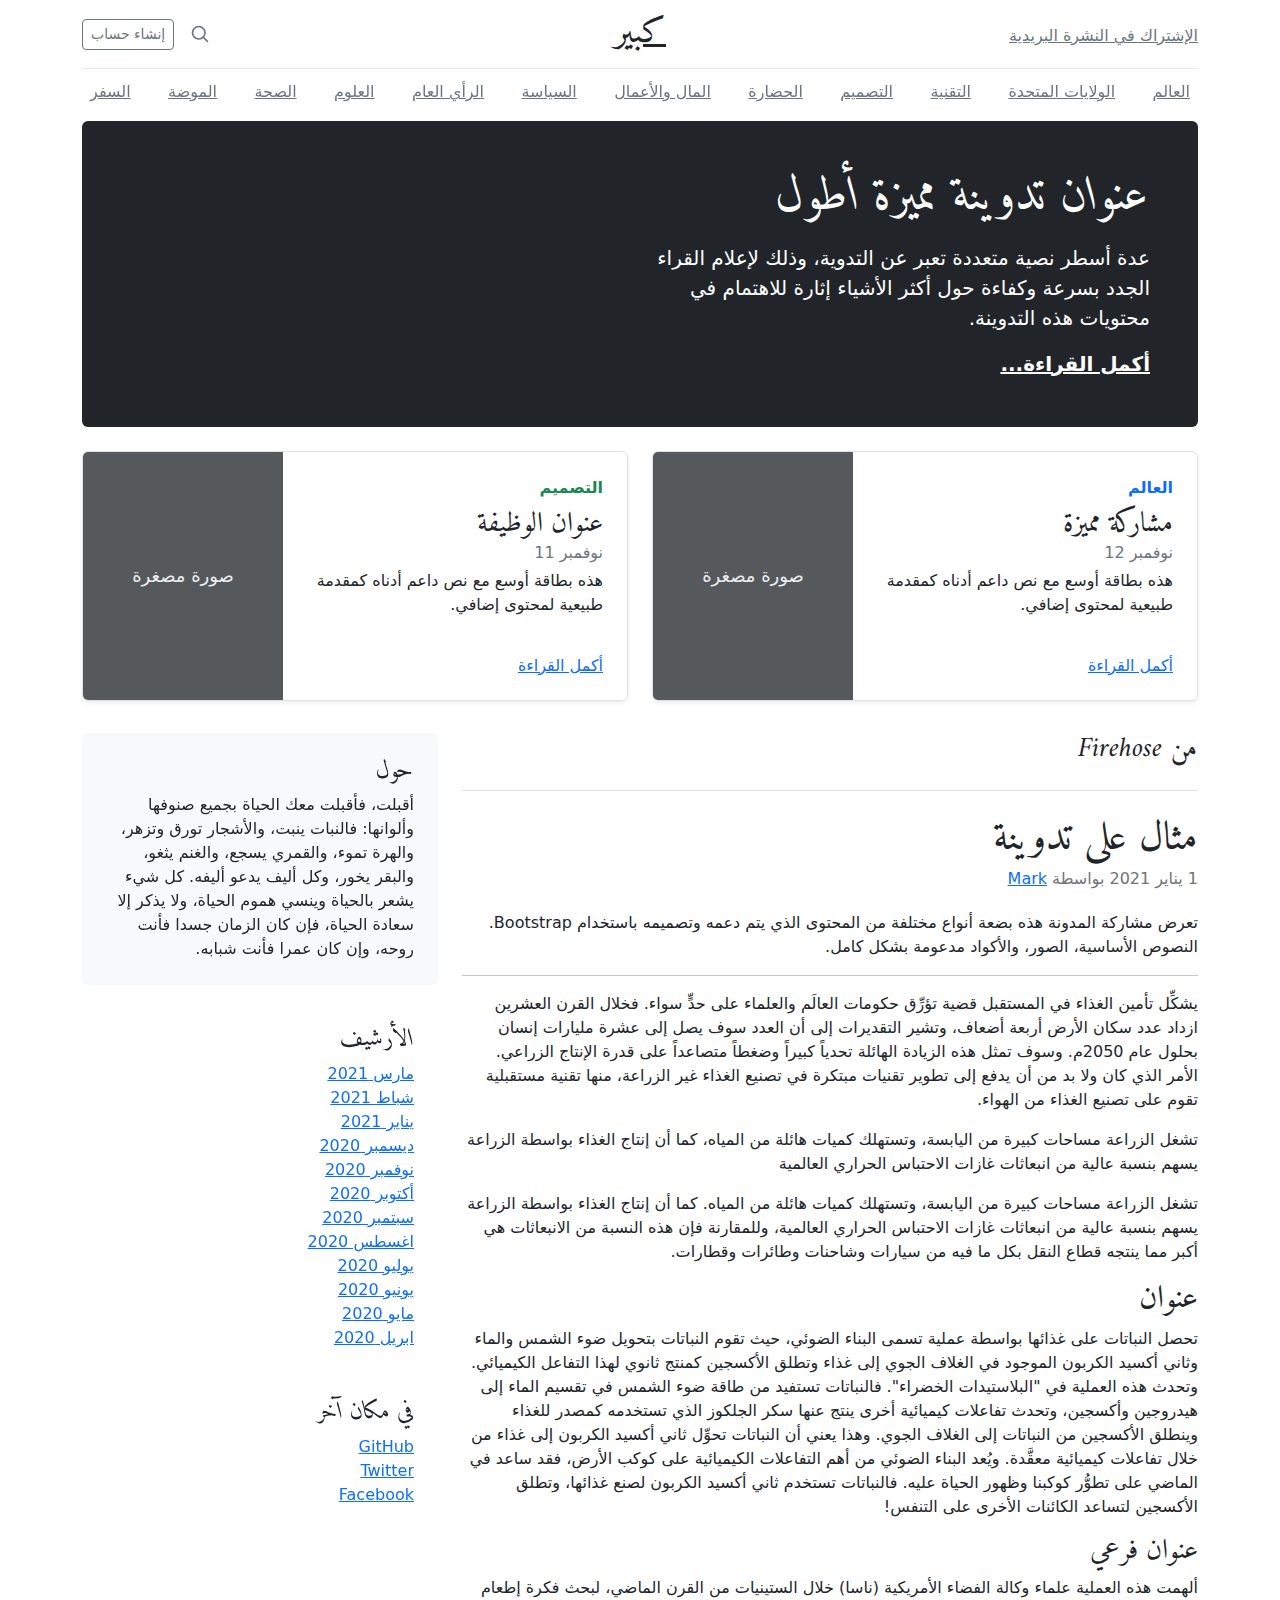
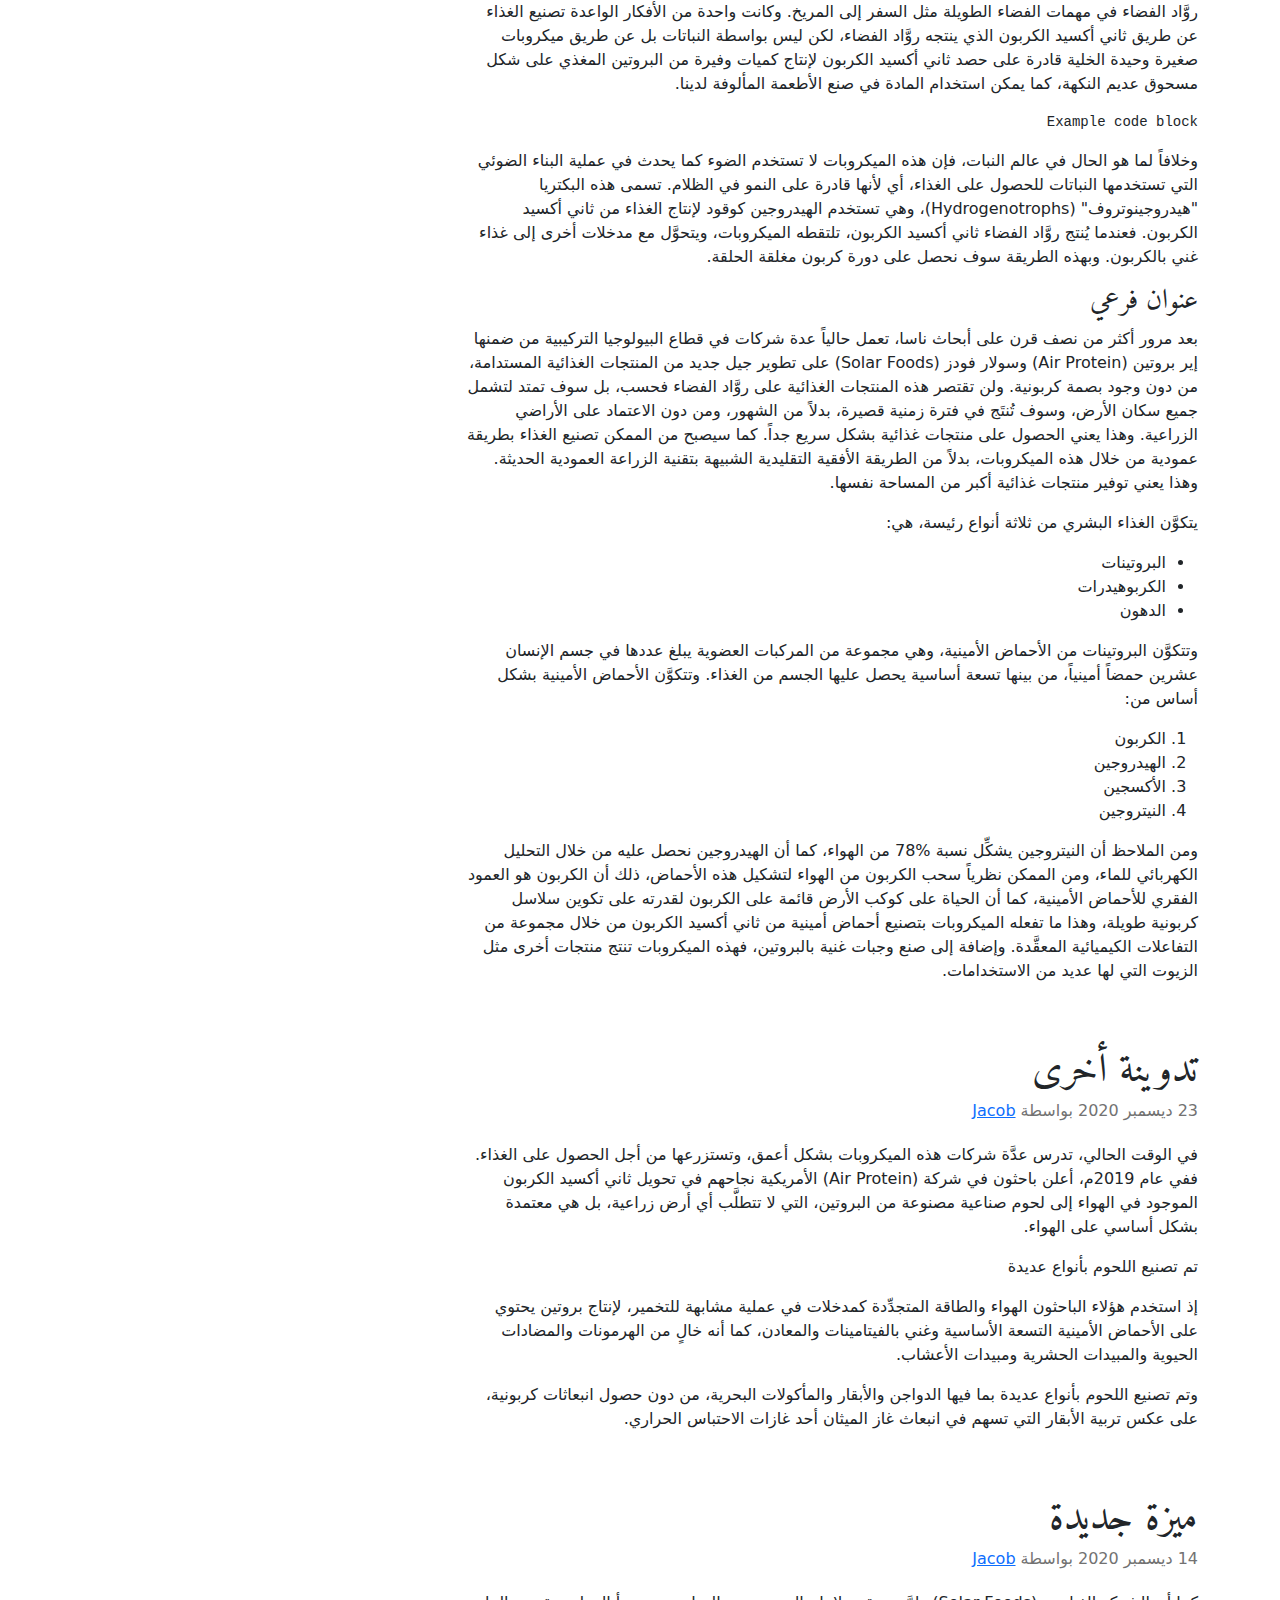
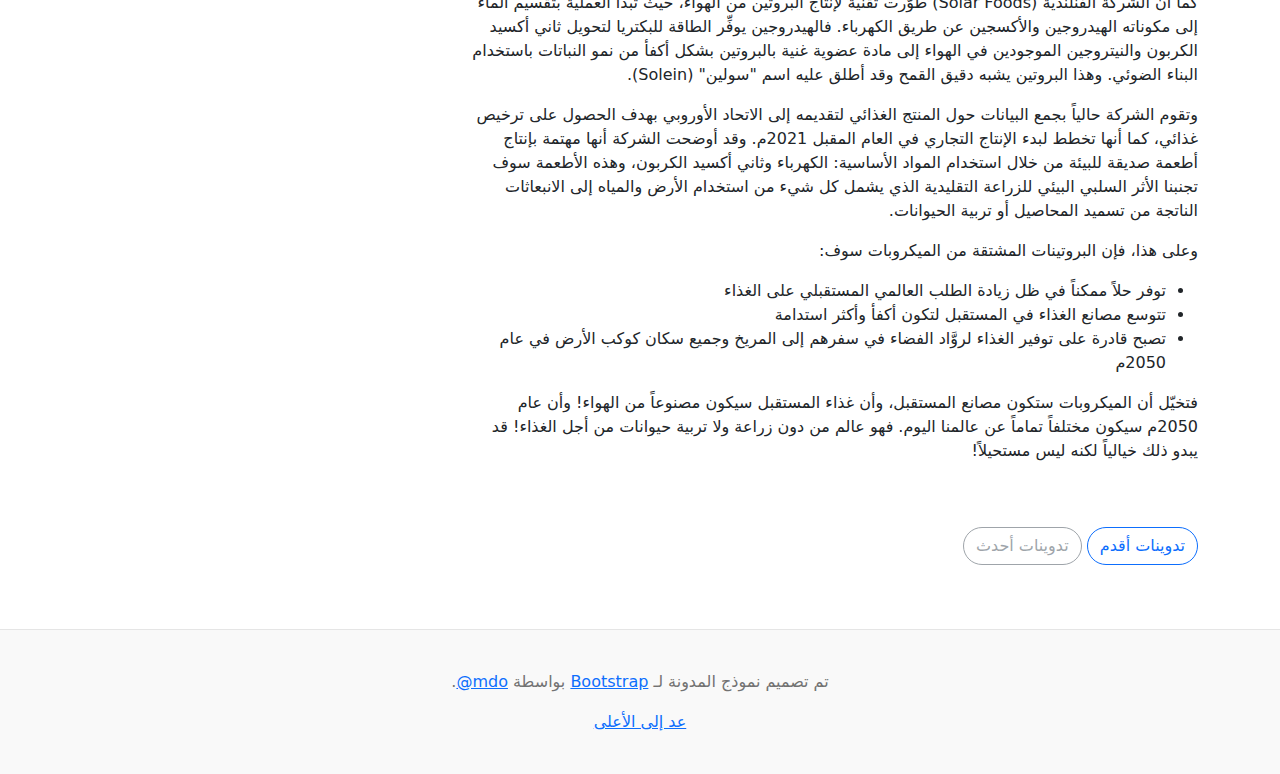
<file: bootstrap-5.2.2-examples/blog-rtl/index.html>
<!doctype html>
<html lang="ar" dir="rtl">
  <head>
    <meta charset="utf-8">
    <meta name="viewport" content="width=device-width, initial-scale=1">
    <meta name="description" content="">
    <meta name="author" content="Mark Otto, Jacob Thornton, and Bootstrap contributors">
    <meta name="generator" content="Hugo 0.104.2">
    <title>قالب المدونة · Bootstrap v5.2</title>

    <link rel="canonical" href="https://getbootstrap.com/docs/5.2/examples/blog-rtl/">

    

    

<link href="../assets/dist/css/bootstrap.rtl.min.css" rel="stylesheet">

    <style>
      .bd-placeholder-img {
        font-size: 1.125rem;
        text-anchor: middle;
        -webkit-user-select: none;
        -moz-user-select: none;
        user-select: none;
      }

      @media (min-width: 768px) {
        .bd-placeholder-img-lg {
          font-size: 3.5rem;
        }
      }

      .b-example-divider {
        height: 3rem;
        background-color: rgba(0, 0, 0, .1);
        border: solid rgba(0, 0, 0, .15);
        border-width: 1px 0;
        box-shadow: inset 0 .5em 1.5em rgba(0, 0, 0, .1), inset 0 .125em .5em rgba(0, 0, 0, .15);
      }

      .b-example-vr {
        flex-shrink: 0;
        width: 1.5rem;
        height: 100vh;
      }

      .bi {
        vertical-align: -.125em;
        fill: currentColor;
      }

      .nav-scroller {
        position: relative;
        z-index: 2;
        height: 2.75rem;
        overflow-y: hidden;
      }

      .nav-scroller .nav {
        display: flex;
        flex-wrap: nowrap;
        padding-bottom: 1rem;
        margin-top: -1px;
        overflow-x: auto;
        text-align: center;
        white-space: nowrap;
        -webkit-overflow-scrolling: touch;
      }
    </style>

    
    <!-- Custom styles for this template -->
    <link href="https://fonts.googleapis.com/css?family=Amiri:wght@400;700&amp;display=swap" rel="stylesheet">
    <!-- Custom styles for this template -->
    <link href="../blog/blog.rtl.css" rel="stylesheet">
  </head>
  <body>
    
<div class="container">
  <header class="blog-header lh-1 py-3">
    <div class="row flex-nowrap justify-content-between align-items-center">
      <div class="col-4 pt-1">
        <a class="link-secondary" href="#">الإشتراك في النشرة البريدية</a>
      </div>
      <div class="col-4 text-center">
        <a class="blog-header-logo text-dark" href="#">كبير</a>
      </div>
      <div class="col-4 d-flex justify-content-end align-items-center">
        <a class="link-secondary" href="#" aria-label="بحث">
          <svg xmlns="http://www.w3.org/2000/svg" width="20" height="20" fill="none" stroke="currentColor" stroke-linecap="round" stroke-linejoin="round" stroke-width="2" class="mx-3" role="img" viewBox="0 0 24 24"><title>بحث</title><circle cx="10.5" cy="10.5" r="7.5"/><path d="M21 21l-5.2-5.2"/></svg>
        </a>
        <a class="btn btn-sm btn-outline-secondary" href="#">إنشاء حساب</a>
      </div>
    </div>
  </header>

  <div class="nav-scroller py-1 mb-2">
    <nav class="nav d-flex justify-content-between">
      <a class="p-2 link-secondary" href="#">العالم</a>
      <a class="p-2 link-secondary" href="#">الولايات المتحدة</a>
      <a class="p-2 link-secondary" href="#">التقنية</a>
      <a class="p-2 link-secondary" href="#">التصميم</a>
      <a class="p-2 link-secondary" href="#">الحضارة</a>
      <a class="p-2 link-secondary" href="#">المال والأعمال</a>
      <a class="p-2 link-secondary" href="#">السياسة</a>
      <a class="p-2 link-secondary" href="#">الرأي العام</a>
      <a class="p-2 link-secondary" href="#">العلوم</a>
      <a class="p-2 link-secondary" href="#">الصحة</a>
      <a class="p-2 link-secondary" href="#">الموضة</a>
      <a class="p-2 link-secondary" href="#">السفر</a>
    </nav>
  </div>
</div>

<main class="container">
  <div class="p-4 p-md-5 mb-4 rounded text-bg-dark">
    <div class="col-md-6 px-0">
      <h1 class="display-4 fst-italic">عنوان تدوينة مميزة أطول</h1>
      <p class="lead my-3">عدة أسطر نصية متعددة تعبر عن التدوية، وذلك لإعلام القراء الجدد بسرعة وكفاءة حول أكثر الأشياء إثارة للاهتمام في محتويات هذه التدوينة.</p>
      <p class="lead mb-0"><a href="#" class="text-white fw-bold">أكمل القراءة...</a></p>
    </div>
  </div>

  <div class="row mb-2">
    <div class="col-md-6">
      <div class="row g-0 border rounded overflow-hidden flex-md-row mb-4 shadow-sm h-md-250 position-relative">
        <div class="col p-4 d-flex flex-column position-static">
          <strong class="d-inline-block mb-2 text-primary">العالم</strong>
          <h3 class="mb-0">مشاركة مميزة</h3>
          <div class="mb-1 text-muted">نوفمبر 12</div>
          <p class="card-text mb-auto">هذه بطاقة أوسع مع نص داعم أدناه كمقدمة طبيعية لمحتوى إضافي.</p>
          <a href="#" class="stretched-link">أكمل القراءة</a>
        </div>
        <div class="col-auto d-none d-lg-block">
          <svg class="bd-placeholder-img" width="200" height="250" xmlns="http://www.w3.org/2000/svg" role="img" aria-label="Placeholder: صورة مصغرة" preserveAspectRatio="xMidYMid slice" focusable="false"><title>Placeholder</title><rect width="100%" height="100%" fill="#55595c"/><text x="50%" y="50%" fill="#eceeef" dy=".3em">صورة مصغرة</text></svg>

        </div>
      </div>
    </div>
    <div class="col-md-6">
      <div class="row g-0 border rounded overflow-hidden flex-md-row mb-4 shadow-sm h-md-250 position-relative">
        <div class="col p-4 d-flex flex-column position-static">
          <strong class="d-inline-block mb-2 text-success">التصميم</strong>
          <h3 class="mb-0">عنوان الوظيفة</h3>
          <div class="mb-1 text-muted">نوفمبر 11</div>
          <p class="mb-auto">هذه بطاقة أوسع مع نص داعم أدناه كمقدمة طبيعية لمحتوى إضافي.</p>
          <a href="#" class="stretched-link">أكمل القراءة</a>
        </div>
        <div class="col-auto d-none d-lg-block">
          <svg class="bd-placeholder-img" width="200" height="250" xmlns="http://www.w3.org/2000/svg" role="img" aria-label="Placeholder: صورة مصغرة" preserveAspectRatio="xMidYMid slice" focusable="false"><title>Placeholder</title><rect width="100%" height="100%" fill="#55595c"/><text x="50%" y="50%" fill="#eceeef" dy=".3em">صورة مصغرة</text></svg>

        </div>
      </div>
    </div>
  </div>

  <div class="row">
    <div class="col-md-8">
      <h3 class="pb-4 mb-4 fst-italic border-bottom">
        من Firehose
      </h3>

      <article class="blog-post">
        <h2 class="blog-post-title mb-1">مثال على تدوينة</h2>
        <p class="blog-post-meta">1 يناير 2021 بواسطة <a href="#"> Mark </a></p>

        <p>تعرض مشاركة المدونة هذه بضعة أنواع مختلفة من المحتوى الذي يتم دعمه وتصميمه باستخدام Bootstrap. النصوص الأساسية، الصور، والأكواد مدعومة بشكل كامل.</p>
        <hr>
        <p>يشكِّل تأمين الغذاء في المستقبل قضية تؤرِّق حكومات العالَم والعلماء على حدٍّ سواء. فخلال القرن العشرين ازداد عدد سكان الأرض أربعة أضعاف، وتشير التقديرات إلى أن العدد سوف يصل إلى عشرة مليارات إنسان بحلول عام 2050م. وسوف تمثل هذه الزيادة الهائلة تحدياً كبيراً وضغطاً متصاعداً على قدرة الإنتاج الزراعي. الأمر الذي كان ولا بد من أن يدفع إلى تطوير تقنيات مبتكرة في تصنيع الغذاء غير الزراعة، منها تقنية مستقبلية تقوم على تصنيع الغذاء من الهواء.</p>
        <blockquote>
          <p>تشغل الزراعة مساحات كبيرة من اليابسة، وتستهلك كميات هائلة من المياه، كما أن إنتاج الغذاء بواسطة الزراعة يسهم بنسبة عالية من انبعاثات غازات الاحتباس الحراري العالمية</p>
        </blockquote>
        <p>تشغل الزراعة مساحات كبيرة من اليابسة، وتستهلك كميات هائلة من المياه. كما أن إنتاج الغذاء بواسطة الزراعة يسهم بنسبة عالية من انبعاثات غازات الاحتباس الحراري العالمية، وللمقارنة فإن هذه النسبة من الانبعاثات هي أكبر مما ينتجه قطاع النقل بكل ما فيه من سيارات وشاحنات وطائرات وقطارات.</p>
        <h2>عنوان</h2>
        <p>تحصل النباتات على غذائها بواسطة عملية تسمى البناء الضوئي، حيث تقوم النباتات بتحويل ضوء الشمس والماء وثاني أكسيد الكربون الموجود في الغلاف الجوي إلى غذاء وتطلق الأكسجين كمنتج ثانوي لهذا التفاعل الكيميائي. وتحدث هذه العملية في "البلاستيدات الخضراء". فالنباتات تستفيد من طاقة ضوء الشمس في تقسيم الماء إلى هيدروجين وأكسجين، وتحدث تفاعلات كيميائية أخرى ينتج عنها سكر الجلكوز الذي تستخدمه كمصدر للغذاء وينطلق الأكسجين من النباتات إلى الغلاف الجوي. وهذا يعني أن النباتات تحوِّل ثاني أكسيد الكربون إلى غذاء من خلال تفاعلات كيميائية معقَّدة. ويُعد البناء الضوئي من أهم التفاعلات الكيميائية على كوكب الأرض، فقد ساعد في الماضي على تطوُّر كوكبنا وظهور الحياة عليه. فالنباتات تستخدم ثاني أكسيد الكربون لصنع غذائها، وتطلق الأكسجين لتساعد الكائنات الأخرى على التنفس!</p>
        <h3>عنوان فرعي</h3>
        <p>ألهمت هذه العملية علماء وكالة الفضاء الأمريكية (ناسا) خلال الستينيات من القرن الماضي، لبحث فكرة إطعام روَّاد الفضاء في مهمات الفضاء الطويلة مثل السفر إلى المريخ. وكانت واحدة من الأفكار الواعدة تصنيع الغذاء عن طريق ثاني أكسيد الكربون الذي ينتجه روَّاد الفضاء، لكن ليس بواسطة النباتات بل عن طريق ميكروبات صغيرة وحيدة الخلية قادرة على حصد ثاني أكسيد الكربون لإنتاج كميات وفيرة من البروتين المغذي على شكل مسحوق عديم النكهة، كما يمكن استخدام المادة في صنع الأطعمة المألوفة لدينا.</p>
        <pre><code>Example code block</code></pre>
        <p>وخلافاً لما هو الحال في عالم النبات، فإن هذه الميكروبات لا تستخدم الضوء كما يحدث في عملية البناء الضوئي التي تستخدمها النباتات للحصول على الغذاء، أي لأنها قادرة على النمو في الظلام. تسمى هذه البكتريا "هيدروجينوتروف" (Hydrogenotrophs)، وهي تستخدم الهيدروجين كوقود لإنتاج الغذاء من ثاني أكسيد الكربون. فعندما يُنتج روَّاد الفضاء ثاني أكسيد الكربون، تلتقطه الميكروبات، ويتحوَّل مع مدخلات أخرى إلى غذاء غني بالكربون. وبهذه الطريقة سوف نحصل على دورة كربون مغلقة الحلقة.</p>
        <h3>عنوان فرعي</h3>
        <p>بعد مرور أكثر من نصف قرن على أبحاث ناسا، تعمل حالياً عدة شركات في قطاع البيولوجيا التركيبية من ضمنها إير بروتين (Air Protein) وسولار فودز (Solar Foods) على تطوير جيل جديد من المنتجات الغذائية المستدامة، من دون وجود بصمة كربونية. ولن تقتصر هذه المنتجات الغذائية على روَّاد الفضاء فحسب، بل سوف تمتد لتشمل جميع سكان الأرض، وسوف تُنتَج في فترة زمنية قصيرة، بدلاً من الشهور، ومن دون الاعتماد على الأراضي الزراعية. وهذا يعني الحصول على منتجات غذائية بشكل سريع جداً. كما سيصبح من الممكن تصنيع الغذاء بطريقة عمودية من خلال هذه الميكروبات، بدلاً من الطريقة الأفقية التقليدية الشبيهة بتقنية الزراعة العمودية الحديثة. وهذا يعني توفير منتجات غذائية أكبر من المساحة نفسها.</p>
        <p>يتكوَّن الغذاء البشري من ثلاثة أنواع رئيسة، هي:</p>
        <ul>
          <li>البروتينات</li>
          <li>الكربوهيدرات</li>
          <li>الدهون</li>
        </ul>
        <p>وتتكوَّن البروتينات من الأحماض الأمينية، وهي مجموعة من المركبات العضوية يبلغ عددها في جسم الإنسان عشرين حمضاً أمينياً، من بينها تسعة أساسية يحصل عليها الجسم من الغذاء. وتتكوَّن الأحماض الأمينية بشكل أساس من:</p>
        <ol>
          <li>الكربون</li>
          <li>الهيدروجين</li>
          <li>الأكسجين</li>
          <li>النيتروجين</li>
        </ol>
        <p>ومن الملاحظ أن النيتروجين يشكِّل نسبة %78 من الهواء، كما أن الهيدروجين نحصل عليه من خلال التحليل الكهربائي للماء، ومن الممكن نظرياً سحب الكربون من الهواء لتشكيل هذه الأحماض، ذلك أن الكربون هو العمود الفقري للأحماض الأمينية، كما أن الحياة على كوكب الأرض قائمة على الكربون لقدرته على تكوين سلاسل كربونية طويلة، وهذا ما تفعله الميكروبات بتصنيع أحماض أمينية من ثاني أكسيد الكربون من خلال مجموعة من التفاعلات الكيميائية المعقَّدة. وإضافة إلى صنع وجبات غنية بالبروتين، فهذه الميكروبات تنتج منتجات أخرى مثل الزيوت التي لها عديد من الاستخدامات.</p>
      </article>

      <article class="blog-post">
        <h2 class="blog-post-title mb-1">تدوينة أخرى</h2>
        <p class="blog-post-meta">23 ديسمبر 2020 بواسطة <a href="#">Jacob</a></p>

        <p>في الوقت الحالي، تدرس عدَّة شركات هذه الميكروبات بشكل أعمق، وتستزرعها من أجل الحصول على الغذاء. ففي عام 2019م، أعلن باحثون في شركة (Air Protein) الأمريكية نجاحهم في تحويل ثاني أكسيد الكربون الموجود في الهواء إلى لحوم صناعية مصنوعة من البروتين، التي لا تتطلَّب أي أرض زراعية، بل هي معتمدة بشكل أساسي على الهواء.</p>
        <blockquote>
          <p>تم تصنيع اللحوم بأنواع عديدة</p>
        </blockquote>
        <p>إذ استخدم هؤلاء الباحثون الهواء والطاقة المتجدِّدة كمدخلات في عملية مشابهة للتخمير، لإنتاج بروتين يحتوي على الأحماض الأمينية التسعة الأساسية وغني بالفيتامينات والمعادن، كما أنه خالٍ من الهرمونات والمضادات الحيوية والمبيدات الحشرية ومبيدات الأعشاب.</p>
        <p> وتم تصنيع اللحوم بأنواع عديدة بما فيها الدواجن والأبقار والمأكولات البحرية، من دون حصول انبعاثات كربونية، على عكس تربية الأبقار التي تسهم في انبعاث غاز الميثان أحد غازات الاحتباس الحراري.</p>
      </article>

      <article class="blog-post">
        <h2 class="blog-post-title mb-1">ميزة جديدة</h2>
        <p class="blog-post-meta">14 ديسمبر 2020 بواسطة <a href="#">Jacob</a></p>

        <p>كما أن الشركة الفنلندية (Solar Foods) طوَّرت تقنية لإنتاج البروتين من الهواء، حيث تبدأ العملية بتقسيم الماء إلى مكوناته الهيدروجين والأكسجين عن طريق الكهرباء. فالهيدروجين يوفِّر الطاقة للبكتريا لتحويل ثاني أكسيد الكربون والنيتروجين الموجودين في الهواء إلى مادة عضوية غنية بالبروتين بشكل أكفأ من نمو النباتات باستخدام البناء الضوئي. وهذا البروتين يشبه دقيق القمح وقد أطلق عليه اسم "سولين" (Solein).</p>
        <p>وتقوم الشركة حالياً بجمع البيانات حول المنتج الغذائي لتقديمه إلى الاتحاد الأوروبي بهدف الحصول على ترخيص غذائي، كما أنها تخطط لبدء الإنتاج التجاري في العام المقبل 2021م. وقد أوضحت الشركة أنها مهتمة بإنتاج أطعمة صديقة للبيئة من خلال استخدام المواد الأساسية: الكهرباء وثاني أكسيد الكربون، وهذه الأطعمة سوف تجنبنا الأثر السلبي البيئي للزراعة التقليدية الذي يشمل كل شيء من استخدام الأرض والمياه إلى الانبعاثات الناتجة من تسميد المحاصيل أو تربية الحيوانات.</p>
        <p>وعلى هذا، فإن البروتينات المشتقة من الميكروبات سوف:</p>
        <ul>
          <li>توفر حلاً ممكناً في ظل زيادة الطلب العالمي المستقبلي على الغذاء</li>
          <li>تتوسع مصانع الغذاء في المستقبل لتكون أكفأ وأكثر استدامة</li>
          <li>تصبح قادرة على توفير الغذاء لروَّاد الفضاء في سفرهم إلى المريخ وجميع سكان كوكب الأرض في عام 2050م</li>
        </ul>
        <p>فتخيّل أن الميكروبات ستكون مصانع المستقبل، وأن غذاء المستقبل سيكون مصنوعاً من الهواء! وأن عام 2050م سيكون مختلفاً تماماً عن عالمنا اليوم. فهو عالم من دون زراعة ولا تربية حيوانات من أجل الغذاء! قد يبدو ذلك خيالياً لكنه ليس مستحيلاً!</p>
      </article>

      <nav class="blog-pagination" aria-label="Pagination">
        <a class="btn btn-outline-primary rounded-pill" href="#">تدوينات أقدم</a>
        <a class="btn btn-outline-secondary rounded-pill disabled">تدوينات أحدث</a>
      </nav>

    </div>

    <div class="col-md-4">
      <div class="position-sticky" style="top: 2rem;">
        <div class="p-4 mb-3 bg-light rounded">
          <h4 class="fst-italic">حول</h4>
          <p class="mb-0">أقبلت، فأقبلت معك الحياة بجميع صنوفها وألوانها: فالنبات ينبت، والأشجار تورق وتزهر، والهرة تموء، والقمري يسجع، والغنم يثغو، والبقر يخور، وكل أليف يدعو أليفه. كل شيء يشعر بالحياة وينسي هموم الحياة، ولا يذكر إلا سعادة الحياة، فإن كان الزمان جسدا فأنت روحه، وإن كان عمرا فأنت شبابه.</p>
        </div>

        <div class="p-4">
          <h4 class="fst-italic">الأرشيف</h4>
          <ol class="list-unstyled mb-0">
            <li><a href="#">مارس 2021</a></li>
            <li><a href="#">شباط 2021</a></li>
            <li><a href="#">يناير 2021</a></li>
            <li><a href="#">ديسمبر 2020</a></li>
            <li><a href="#">نوفمبر 2020</a></li>
            <li><a href="#">أكتوبر 2020</a></li>
            <li><a href="#">سبتمبر 2020</a></li>
            <li><a href="#">اغسطس 2020</a></li>
            <li><a href="#">يوليو 2020</a></li>
            <li><a href="#">يونيو 2020</a></li>
            <li><a href="#">مايو 2020</a></li>
            <li><a href="#">ابريل 2020</a></li>
          </ol>
        </div>

        <div class="p-4">
          <h4 class="fst-italic">في مكان آخر</h4>
          <ol class="list-unstyled">
            <li><a href="#">GitHub</a></li>
            <li><a href="#">Twitter</a></li>
            <li><a href="#">Facebook</a></li>
          </ol>
        </div>
      </div>
    </div>
  </div>

</main>

<footer class="blog-footer">
  <p>تم تصميم نموذج المدونة لـ <a href="https://getbootstrap.com/">Bootstrap</a> بواسطة <a href="https://twitter.com/mdo"><bdi lang="en" dir="ltr">@mdo</bdi></a>.</p>
  <p>
    <a href="#">عد إلى الأعلى</a>
  </p>
</footer>


    
  </body>
</html>
</file>
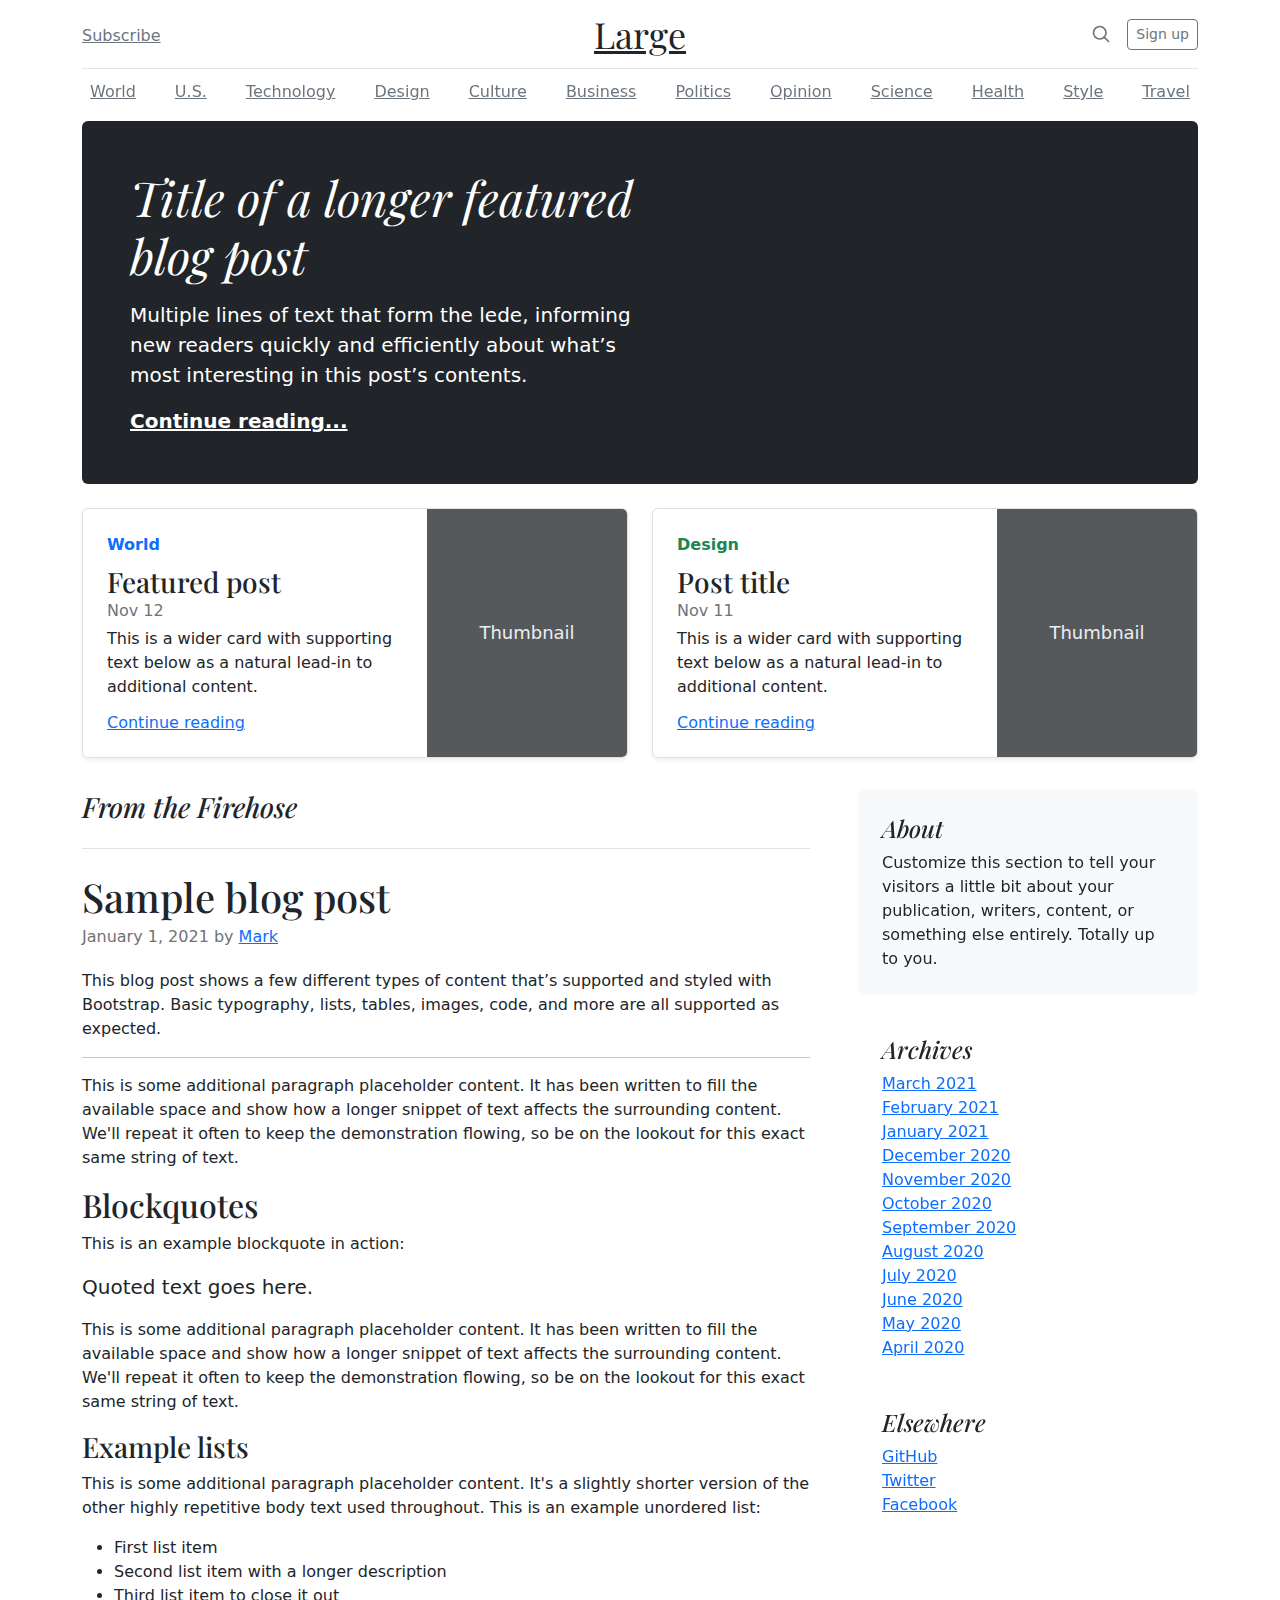
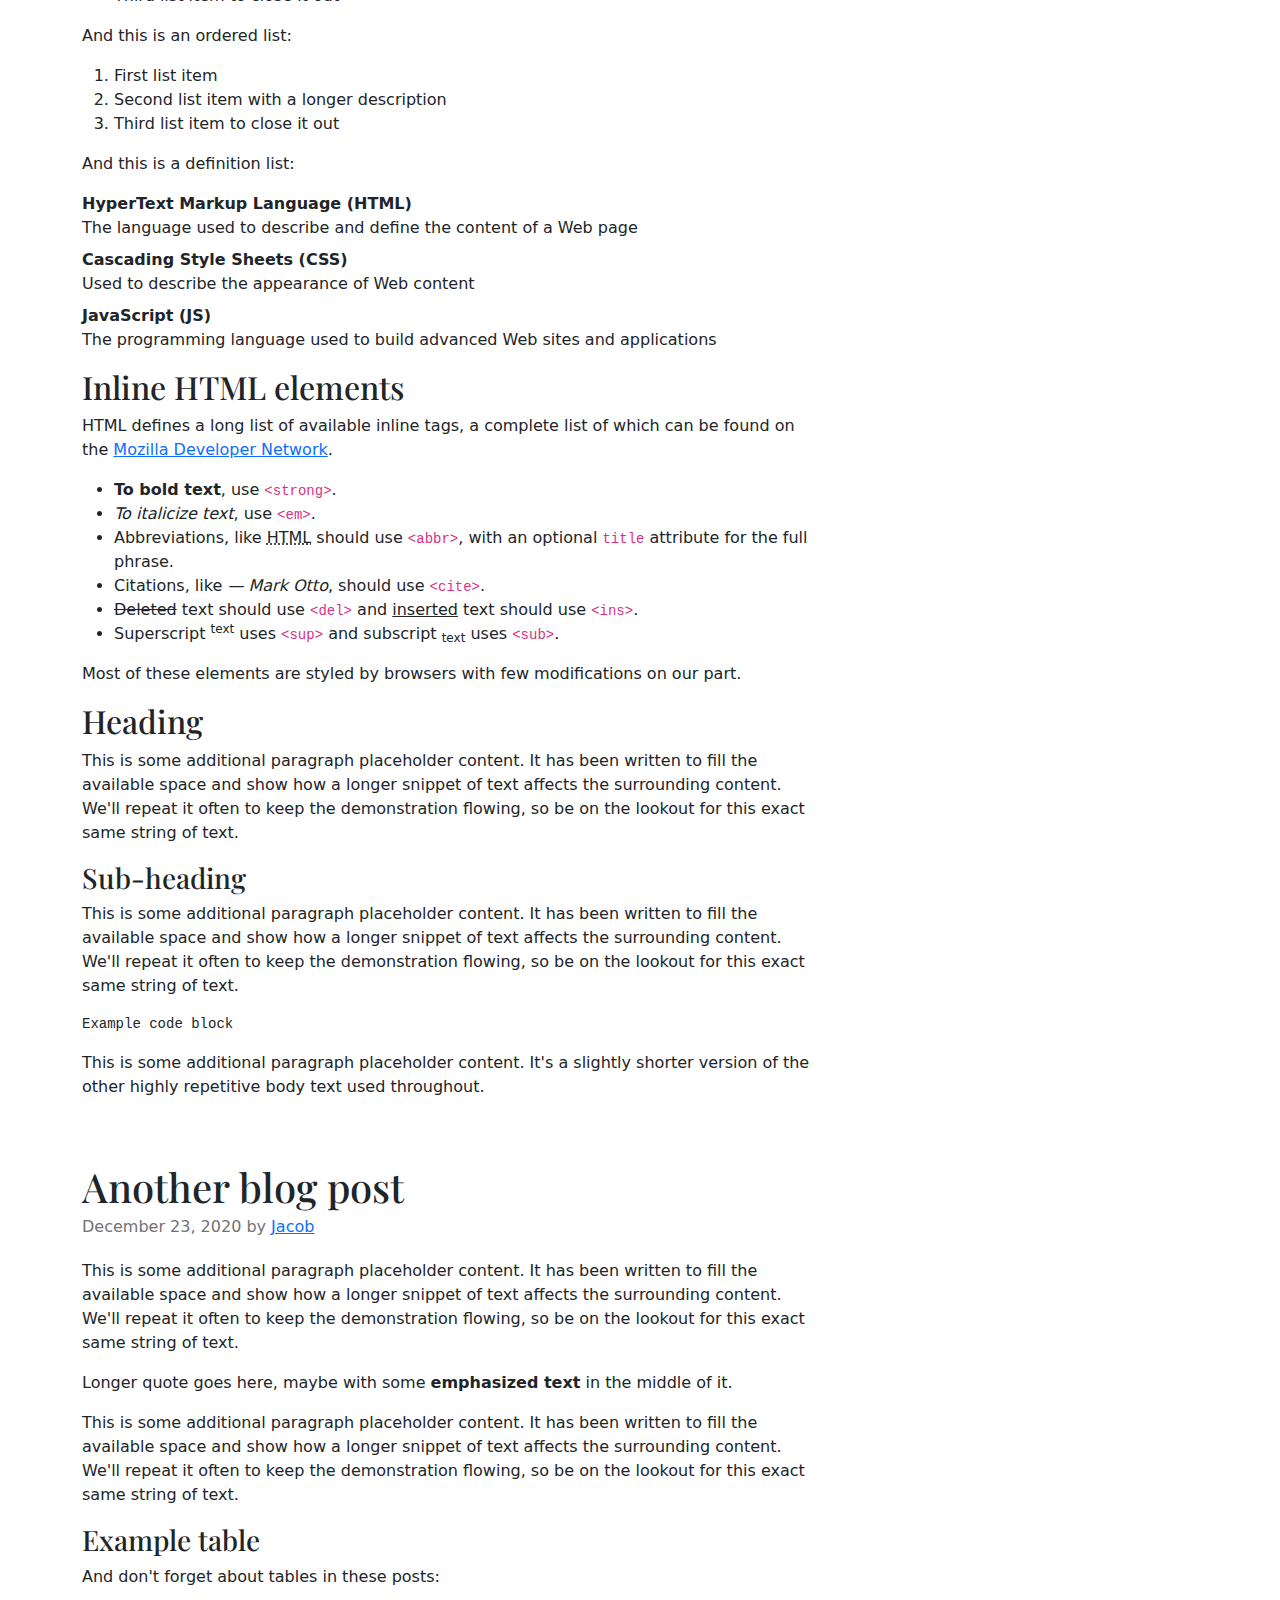
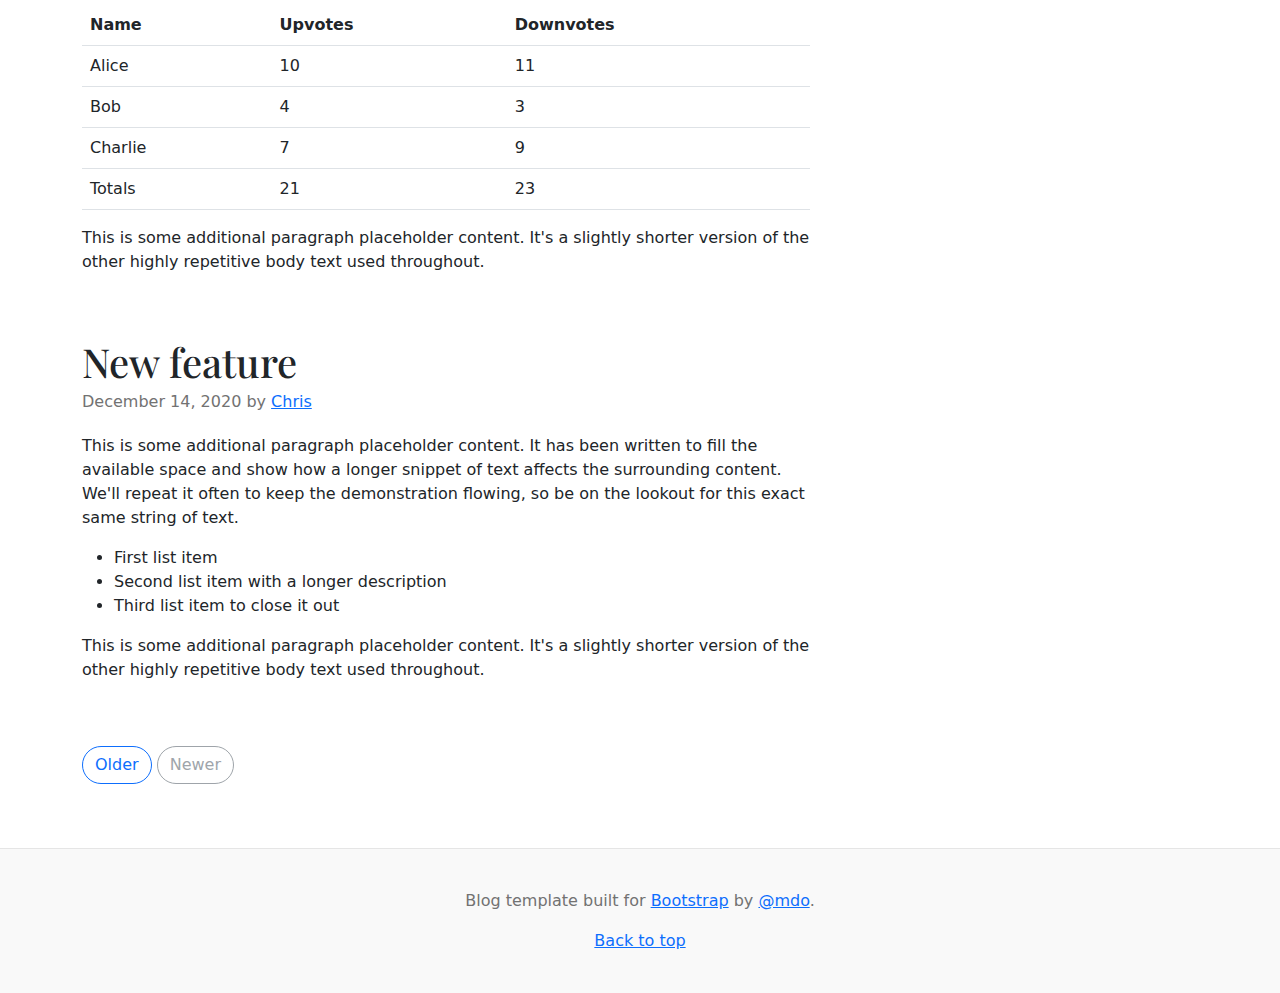
<file: bootstrap-5.2.2-examples/blog/index.html>
<!doctype html>
<html lang="en">
  <head>
    <meta charset="utf-8">
    <meta name="viewport" content="width=device-width, initial-scale=1">
    <meta name="description" content="">
    <meta name="author" content="Mark Otto, Jacob Thornton, and Bootstrap contributors">
    <meta name="generator" content="Hugo 0.104.2">
    <title>Blog Template · Bootstrap v5.2</title>

    <link rel="canonical" href="https://getbootstrap.com/docs/5.2/examples/blog/">

    

    

<link href="../assets/dist/css/bootstrap.min.css" rel="stylesheet">

    <style>
      .bd-placeholder-img {
        font-size: 1.125rem;
        text-anchor: middle;
        -webkit-user-select: none;
        -moz-user-select: none;
        user-select: none;
      }

      @media (min-width: 768px) {
        .bd-placeholder-img-lg {
          font-size: 3.5rem;
        }
      }

      .b-example-divider {
        height: 3rem;
        background-color: rgba(0, 0, 0, .1);
        border: solid rgba(0, 0, 0, .15);
        border-width: 1px 0;
        box-shadow: inset 0 .5em 1.5em rgba(0, 0, 0, .1), inset 0 .125em .5em rgba(0, 0, 0, .15);
      }

      .b-example-vr {
        flex-shrink: 0;
        width: 1.5rem;
        height: 100vh;
      }

      .bi {
        vertical-align: -.125em;
        fill: currentColor;
      }

      .nav-scroller {
        position: relative;
        z-index: 2;
        height: 2.75rem;
        overflow-y: hidden;
      }

      .nav-scroller .nav {
        display: flex;
        flex-wrap: nowrap;
        padding-bottom: 1rem;
        margin-top: -1px;
        overflow-x: auto;
        text-align: center;
        white-space: nowrap;
        -webkit-overflow-scrolling: touch;
      }
    </style>

    
    <!-- Custom styles for this template -->
    <link href="https://fonts.googleapis.com/css?family=Playfair&#43;Display:700,900&amp;display=swap" rel="stylesheet">
    <!-- Custom styles for this template -->
    <link href="blog.css" rel="stylesheet">
  </head>
  <body>
    
<div class="container">
  <header class="blog-header lh-1 py-3">
    <div class="row flex-nowrap justify-content-between align-items-center">
      <div class="col-4 pt-1">
        <a class="link-secondary" href="#">Subscribe</a>
      </div>
      <div class="col-4 text-center">
        <a class="blog-header-logo text-dark" href="#">Large</a>
      </div>
      <div class="col-4 d-flex justify-content-end align-items-center">
        <a class="link-secondary" href="#" aria-label="Search">
          <svg xmlns="http://www.w3.org/2000/svg" width="20" height="20" fill="none" stroke="currentColor" stroke-linecap="round" stroke-linejoin="round" stroke-width="2" class="mx-3" role="img" viewBox="0 0 24 24"><title>Search</title><circle cx="10.5" cy="10.5" r="7.5"/><path d="M21 21l-5.2-5.2"/></svg>
        </a>
        <a class="btn btn-sm btn-outline-secondary" href="#">Sign up</a>
      </div>
    </div>
  </header>

  <div class="nav-scroller py-1 mb-2">
    <nav class="nav d-flex justify-content-between">
      <a class="p-2 link-secondary" href="#">World</a>
      <a class="p-2 link-secondary" href="#">U.S.</a>
      <a class="p-2 link-secondary" href="#">Technology</a>
      <a class="p-2 link-secondary" href="#">Design</a>
      <a class="p-2 link-secondary" href="#">Culture</a>
      <a class="p-2 link-secondary" href="#">Business</a>
      <a class="p-2 link-secondary" href="#">Politics</a>
      <a class="p-2 link-secondary" href="#">Opinion</a>
      <a class="p-2 link-secondary" href="#">Science</a>
      <a class="p-2 link-secondary" href="#">Health</a>
      <a class="p-2 link-secondary" href="#">Style</a>
      <a class="p-2 link-secondary" href="#">Travel</a>
    </nav>
  </div>
</div>

<main class="container">
  <div class="p-4 p-md-5 mb-4 rounded text-bg-dark">
    <div class="col-md-6 px-0">
      <h1 class="display-4 fst-italic">Title of a longer featured blog post</h1>
      <p class="lead my-3">Multiple lines of text that form the lede, informing new readers quickly and efficiently about what’s most interesting in this post’s contents.</p>
      <p class="lead mb-0"><a href="#" class="text-white fw-bold">Continue reading...</a></p>
    </div>
  </div>

  <div class="row mb-2">
    <div class="col-md-6">
      <div class="row g-0 border rounded overflow-hidden flex-md-row mb-4 shadow-sm h-md-250 position-relative">
        <div class="col p-4 d-flex flex-column position-static">
          <strong class="d-inline-block mb-2 text-primary">World</strong>
          <h3 class="mb-0">Featured post</h3>
          <div class="mb-1 text-muted">Nov 12</div>
          <p class="card-text mb-auto">This is a wider card with supporting text below as a natural lead-in to additional content.</p>
          <a href="#" class="stretched-link">Continue reading</a>
        </div>
        <div class="col-auto d-none d-lg-block">
          <svg class="bd-placeholder-img" width="200" height="250" xmlns="http://www.w3.org/2000/svg" role="img" aria-label="Placeholder: Thumbnail" preserveAspectRatio="xMidYMid slice" focusable="false"><title>Placeholder</title><rect width="100%" height="100%" fill="#55595c"/><text x="50%" y="50%" fill="#eceeef" dy=".3em">Thumbnail</text></svg>

        </div>
      </div>
    </div>
    <div class="col-md-6">
      <div class="row g-0 border rounded overflow-hidden flex-md-row mb-4 shadow-sm h-md-250 position-relative">
        <div class="col p-4 d-flex flex-column position-static">
          <strong class="d-inline-block mb-2 text-success">Design</strong>
          <h3 class="mb-0">Post title</h3>
          <div class="mb-1 text-muted">Nov 11</div>
          <p class="mb-auto">This is a wider card with supporting text below as a natural lead-in to additional content.</p>
          <a href="#" class="stretched-link">Continue reading</a>
        </div>
        <div class="col-auto d-none d-lg-block">
          <svg class="bd-placeholder-img" width="200" height="250" xmlns="http://www.w3.org/2000/svg" role="img" aria-label="Placeholder: Thumbnail" preserveAspectRatio="xMidYMid slice" focusable="false"><title>Placeholder</title><rect width="100%" height="100%" fill="#55595c"/><text x="50%" y="50%" fill="#eceeef" dy=".3em">Thumbnail</text></svg>

        </div>
      </div>
    </div>
  </div>

  <div class="row g-5">
    <div class="col-md-8">
      <h3 class="pb-4 mb-4 fst-italic border-bottom">
        From the Firehose
      </h3>

      <article class="blog-post">
        <h2 class="blog-post-title mb-1">Sample blog post</h2>
        <p class="blog-post-meta">January 1, 2021 by <a href="#">Mark</a></p>

        <p>This blog post shows a few different types of content that’s supported and styled with Bootstrap. Basic typography, lists, tables, images, code, and more are all supported as expected.</p>
        <hr>
        <p>This is some additional paragraph placeholder content. It has been written to fill the available space and show how a longer snippet of text affects the surrounding content. We'll repeat it often to keep the demonstration flowing, so be on the lookout for this exact same string of text.</p>
        <h2>Blockquotes</h2>
        <p>This is an example blockquote in action:</p>
        <blockquote class="blockquote">
          <p>Quoted text goes here.</p>
        </blockquote>
        <p>This is some additional paragraph placeholder content. It has been written to fill the available space and show how a longer snippet of text affects the surrounding content. We'll repeat it often to keep the demonstration flowing, so be on the lookout for this exact same string of text.</p>
        <h3>Example lists</h3>
        <p>This is some additional paragraph placeholder content. It's a slightly shorter version of the other highly repetitive body text used throughout. This is an example unordered list:</p>
        <ul>
          <li>First list item</li>
          <li>Second list item with a longer description</li>
          <li>Third list item to close it out</li>
        </ul>
        <p>And this is an ordered list:</p>
        <ol>
          <li>First list item</li>
          <li>Second list item with a longer description</li>
          <li>Third list item to close it out</li>
        </ol>
        <p>And this is a definition list:</p>
        <dl>
          <dt>HyperText Markup Language (HTML)</dt>
          <dd>The language used to describe and define the content of a Web page</dd>
          <dt>Cascading Style Sheets (CSS)</dt>
          <dd>Used to describe the appearance of Web content</dd>
          <dt>JavaScript (JS)</dt>
          <dd>The programming language used to build advanced Web sites and applications</dd>
        </dl>
        <h2>Inline HTML elements</h2>
        <p>HTML defines a long list of available inline tags, a complete list of which can be found on the <a href="https://developer.mozilla.org/en-US/docs/Web/HTML/Element">Mozilla Developer Network</a>.</p>
        <ul>
          <li><strong>To bold text</strong>, use <code class="language-plaintext highlighter-rouge">&lt;strong&gt;</code>.</li>
          <li><em>To italicize text</em>, use <code class="language-plaintext highlighter-rouge">&lt;em&gt;</code>.</li>
          <li>Abbreviations, like <abbr title="HyperText Markup Language">HTML</abbr> should use <code class="language-plaintext highlighter-rouge">&lt;abbr&gt;</code>, with an optional <code class="language-plaintext highlighter-rouge">title</code> attribute for the full phrase.</li>
          <li>Citations, like <cite>— Mark Otto</cite>, should use <code class="language-plaintext highlighter-rouge">&lt;cite&gt;</code>.</li>
          <li><del>Deleted</del> text should use <code class="language-plaintext highlighter-rouge">&lt;del&gt;</code> and <ins>inserted</ins> text should use <code class="language-plaintext highlighter-rouge">&lt;ins&gt;</code>.</li>
          <li>Superscript <sup>text</sup> uses <code class="language-plaintext highlighter-rouge">&lt;sup&gt;</code> and subscript <sub>text</sub> uses <code class="language-plaintext highlighter-rouge">&lt;sub&gt;</code>.</li>
        </ul>
        <p>Most of these elements are styled by browsers with few modifications on our part.</p>
        <h2>Heading</h2>
        <p>This is some additional paragraph placeholder content. It has been written to fill the available space and show how a longer snippet of text affects the surrounding content. We'll repeat it often to keep the demonstration flowing, so be on the lookout for this exact same string of text.</p>
        <h3>Sub-heading</h3>
        <p>This is some additional paragraph placeholder content. It has been written to fill the available space and show how a longer snippet of text affects the surrounding content. We'll repeat it often to keep the demonstration flowing, so be on the lookout for this exact same string of text.</p>
        <pre><code>Example code block</code></pre>
        <p>This is some additional paragraph placeholder content. It's a slightly shorter version of the other highly repetitive body text used throughout.</p>
      </article>

      <article class="blog-post">
        <h2 class="blog-post-title mb-1">Another blog post</h2>
        <p class="blog-post-meta">December 23, 2020 by <a href="#">Jacob</a></p>

        <p>This is some additional paragraph placeholder content. It has been written to fill the available space and show how a longer snippet of text affects the surrounding content. We'll repeat it often to keep the demonstration flowing, so be on the lookout for this exact same string of text.</p>
        <blockquote>
          <p>Longer quote goes here, maybe with some <strong>emphasized text</strong> in the middle of it.</p>
        </blockquote>
        <p>This is some additional paragraph placeholder content. It has been written to fill the available space and show how a longer snippet of text affects the surrounding content. We'll repeat it often to keep the demonstration flowing, so be on the lookout for this exact same string of text.</p>
        <h3>Example table</h3>
        <p>And don't forget about tables in these posts:</p>
        <table class="table">
          <thead>
            <tr>
              <th>Name</th>
              <th>Upvotes</th>
              <th>Downvotes</th>
            </tr>
          </thead>
          <tbody>
            <tr>
              <td>Alice</td>
              <td>10</td>
              <td>11</td>
            </tr>
            <tr>
              <td>Bob</td>
              <td>4</td>
              <td>3</td>
            </tr>
            <tr>
              <td>Charlie</td>
              <td>7</td>
              <td>9</td>
            </tr>
          </tbody>
          <tfoot>
            <tr>
              <td>Totals</td>
              <td>21</td>
              <td>23</td>
            </tr>
          </tfoot>
        </table>

        <p>This is some additional paragraph placeholder content. It's a slightly shorter version of the other highly repetitive body text used throughout.</p>
      </article>

      <article class="blog-post">
        <h2 class="blog-post-title mb-1">New feature</h2>
        <p class="blog-post-meta">December 14, 2020 by <a href="#">Chris</a></p>

        <p>This is some additional paragraph placeholder content. It has been written to fill the available space and show how a longer snippet of text affects the surrounding content. We'll repeat it often to keep the demonstration flowing, so be on the lookout for this exact same string of text.</p>
        <ul>
          <li>First list item</li>
          <li>Second list item with a longer description</li>
          <li>Third list item to close it out</li>
        </ul>
        <p>This is some additional paragraph placeholder content. It's a slightly shorter version of the other highly repetitive body text used throughout.</p>
      </article>

      <nav class="blog-pagination" aria-label="Pagination">
        <a class="btn btn-outline-primary rounded-pill" href="#">Older</a>
        <a class="btn btn-outline-secondary rounded-pill disabled">Newer</a>
      </nav>

    </div>

    <div class="col-md-4">
      <div class="position-sticky" style="top: 2rem;">
        <div class="p-4 mb-3 bg-light rounded">
          <h4 class="fst-italic">About</h4>
          <p class="mb-0">Customize this section to tell your visitors a little bit about your publication, writers, content, or something else entirely. Totally up to you.</p>
        </div>

        <div class="p-4">
          <h4 class="fst-italic">Archives</h4>
          <ol class="list-unstyled mb-0">
            <li><a href="#">March 2021</a></li>
            <li><a href="#">February 2021</a></li>
            <li><a href="#">January 2021</a></li>
            <li><a href="#">December 2020</a></li>
            <li><a href="#">November 2020</a></li>
            <li><a href="#">October 2020</a></li>
            <li><a href="#">September 2020</a></li>
            <li><a href="#">August 2020</a></li>
            <li><a href="#">July 2020</a></li>
            <li><a href="#">June 2020</a></li>
            <li><a href="#">May 2020</a></li>
            <li><a href="#">April 2020</a></li>
          </ol>
        </div>

        <div class="p-4">
          <h4 class="fst-italic">Elsewhere</h4>
          <ol class="list-unstyled">
            <li><a href="#">GitHub</a></li>
            <li><a href="#">Twitter</a></li>
            <li><a href="#">Facebook</a></li>
          </ol>
        </div>
      </div>
    </div>
  </div>

</main>

<footer class="blog-footer">
  <p>Blog template built for <a href="https://getbootstrap.com/">Bootstrap</a> by <a href="https://twitter.com/mdo">@mdo</a>.</p>
  <p>
    <a href="#">Back to top</a>
  </p>
</footer>


    
  </body>
</html>
</file>
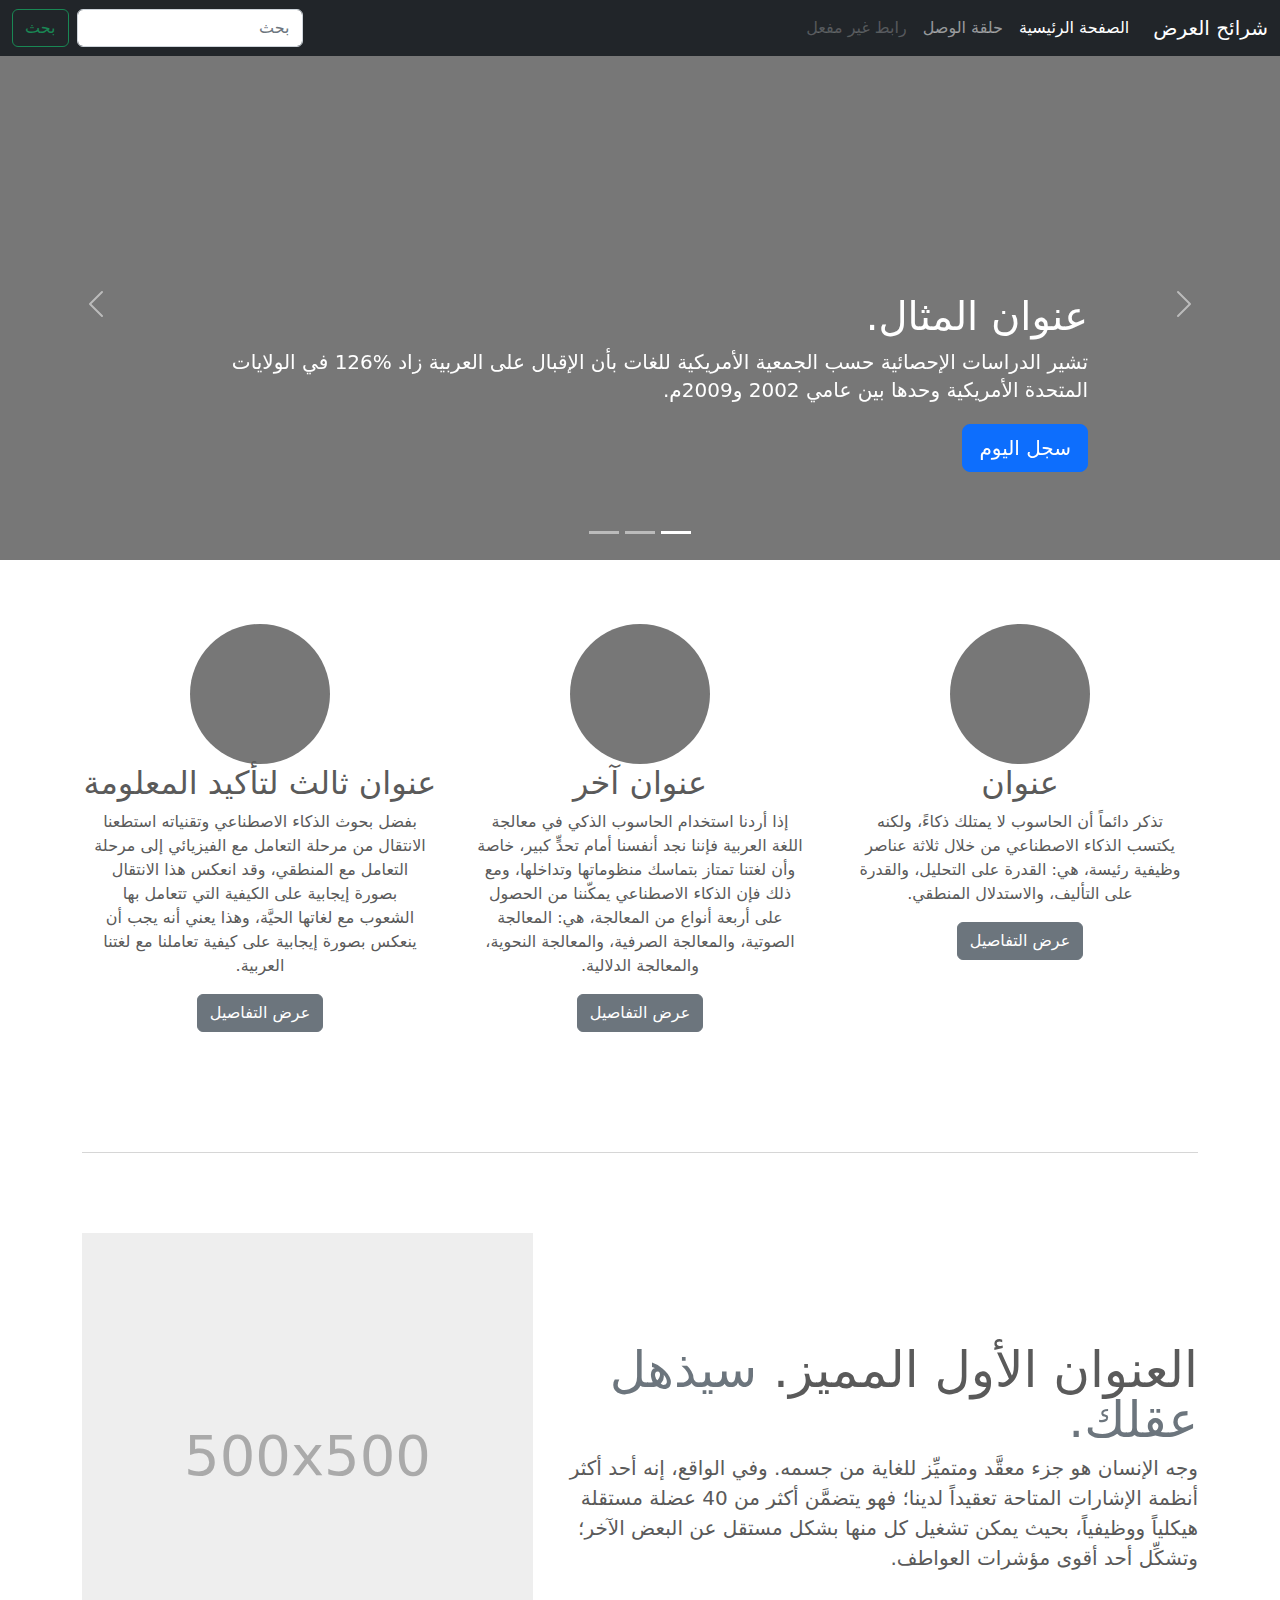
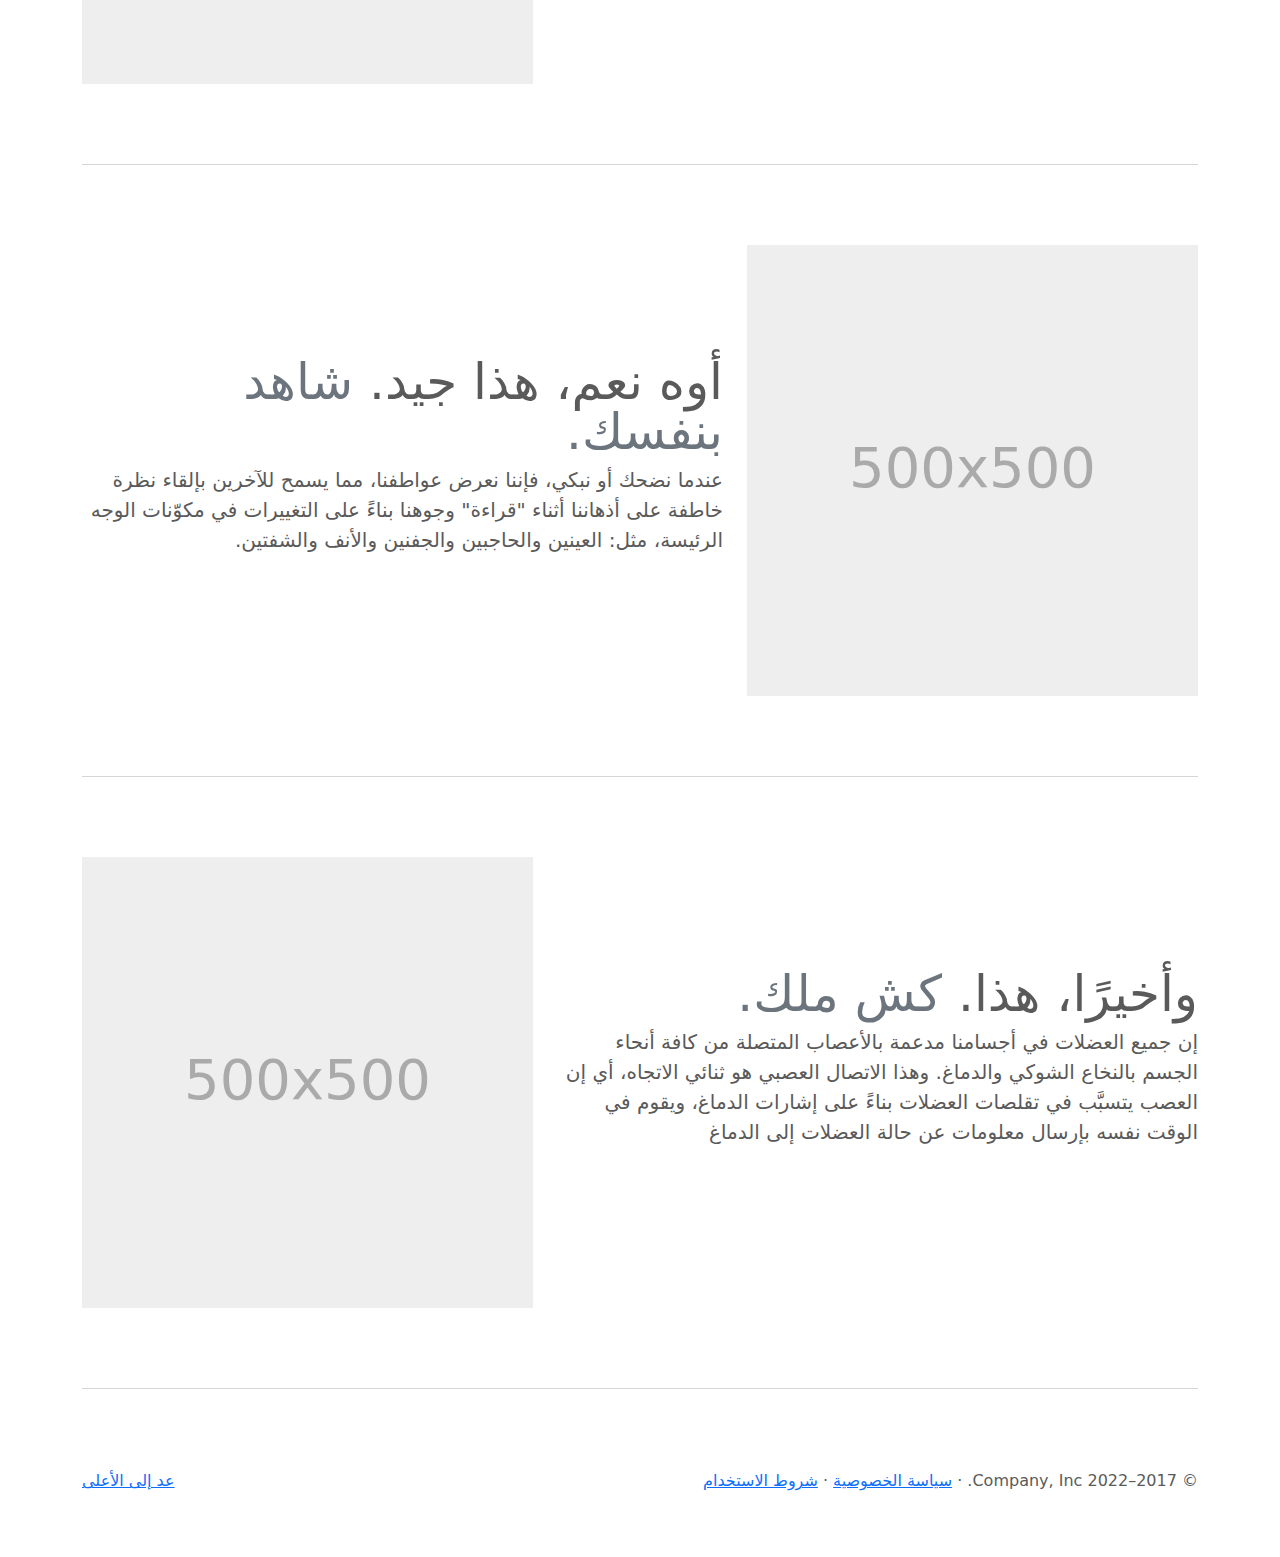
<file: bootstrap-5.2.2-examples/carousel-rtl/index.html>
<!doctype html>
<html lang="ar" dir="rtl">
  <head>
    <meta charset="utf-8">
    <meta name="viewport" content="width=device-width, initial-scale=1">
    <meta name="description" content="">
    <meta name="author" content="Mark Otto, Jacob Thornton, and Bootstrap contributors">
    <meta name="generator" content="Hugo 0.104.2">
    <title>قالب  شرائح العرض · Bootstrap v5.2</title>

    <link rel="canonical" href="https://getbootstrap.com/docs/5.2/examples/carousel-rtl/">

    

    

<link href="../assets/dist/css/bootstrap.rtl.min.css" rel="stylesheet">

    <style>
      .bd-placeholder-img {
        font-size: 1.125rem;
        text-anchor: middle;
        -webkit-user-select: none;
        -moz-user-select: none;
        user-select: none;
      }

      @media (min-width: 768px) {
        .bd-placeholder-img-lg {
          font-size: 3.5rem;
        }
      }

      .b-example-divider {
        height: 3rem;
        background-color: rgba(0, 0, 0, .1);
        border: solid rgba(0, 0, 0, .15);
        border-width: 1px 0;
        box-shadow: inset 0 .5em 1.5em rgba(0, 0, 0, .1), inset 0 .125em .5em rgba(0, 0, 0, .15);
      }

      .b-example-vr {
        flex-shrink: 0;
        width: 1.5rem;
        height: 100vh;
      }

      .bi {
        vertical-align: -.125em;
        fill: currentColor;
      }

      .nav-scroller {
        position: relative;
        z-index: 2;
        height: 2.75rem;
        overflow-y: hidden;
      }

      .nav-scroller .nav {
        display: flex;
        flex-wrap: nowrap;
        padding-bottom: 1rem;
        margin-top: -1px;
        overflow-x: auto;
        text-align: center;
        white-space: nowrap;
        -webkit-overflow-scrolling: touch;
      }
    </style>

    
    <!-- Custom styles for this template -->
    <link href="../carousel/carousel.rtl.css" rel="stylesheet">
  </head>
  <body>
    
<header>
  <nav class="navbar navbar-expand-md navbar-dark fixed-top bg-dark">
    <div class="container-fluid">
      <a class="navbar-brand" href="#">شرائح العرض</a>
      <button class="navbar-toggler" type="button" data-bs-toggle="collapse" data-bs-target="#navbarCollapse" aria-controls="navbarCollapse" aria-expanded="false" aria-label="تبديل التنقل">
        <span class="navbar-toggler-icon"></span>
      </button>
      <div class="collapse navbar-collapse" id="navbarCollapse">
        <ul class="navbar-nav me-auto mb-2 mb-md-0">
          <li class="nav-item">
            <a class="nav-link active" aria-current="page" href="#">الصفحة الرئيسية</a>
          </li>
          <li class="nav-item">
            <a class="nav-link" href="#">حلقة الوصل</a>
          </li>
          <li class="nav-item">
            <a class="nav-link disabled">رابط غير مفعل</a>
          </li>
        </ul>
        <form class="d-flex" role="search">
          <input class="form-control me-2" type="search" placeholder="بحث" aria-label="بحث">
          <button class="btn btn-outline-success" type="submit">بحث</button>
        </form>
      </div>
    </div>
  </nav>
</header>

<main>

  <div id="myCarousel" class="carousel slide" data-bs-ride="carousel">
    <div class="carousel-indicators">
      <button type="button" data-bs-target="#myCarousel" data-bs-slide-to="0" class="active" aria-current="true" aria-label="Slide 1"></button>
      <button type="button" data-bs-target="#myCarousel" data-bs-slide-to="1" aria-label="Slide 2"></button>
      <button type="button" data-bs-target="#myCarousel" data-bs-slide-to="2" aria-label="Slide 3"></button>
    </div>
    <div class="carousel-inner">
      <div class="carousel-item active">
        <svg class="bd-placeholder-img" width="100%" height="100%" xmlns="http://www.w3.org/2000/svg" aria-hidden="true" preserveAspectRatio="xMidYMid slice" focusable="false"><rect width="100%" height="100%" fill="#777"/></svg>

        <div class="container">
          <div class="carousel-caption text-start">
            <h1>عنوان المثال.</h1>
            <p>تشير الدراسات الإحصائية حسب الجمعية الأمريكية للغات بأن الإقبال على العربية زاد %126 في الولايات المتحدة الأمريكية وحدها بين عامي 2002 و2009م.</p>
            <p><a class="btn btn-lg btn-primary" href="#">سجل اليوم</a></p>
          </div>
        </div>
      </div>
      <div class="carousel-item">
        <svg class="bd-placeholder-img" width="100%" height="100%" xmlns="http://www.w3.org/2000/svg" aria-hidden="true" preserveAspectRatio="xMidYMid slice" focusable="false"><rect width="100%" height="100%" fill="#777"/></svg>

        <div class="container">
          <div class="carousel-caption">
            <h1>عنوان مثال آخر.</h1>
            <p>حسب المجلس الثقافي البريطاني فإن تعليم الإنجليزية داخل بريطانيا يسهم في تعزيز اقتصادها بما يتجاوز ملياري جنيه سنوياً، كما أنه وفر أكثر من 26 ألف وظيفة.</p>
            <p><a class="btn btn-lg btn-primary" href="#">أعرف أكثر</a></p>
          </div>
        </div>
      </div>
      <div class="carousel-item">
        <svg class="bd-placeholder-img" width="100%" height="100%" xmlns="http://www.w3.org/2000/svg" aria-hidden="true" preserveAspectRatio="xMidYMid slice" focusable="false"><rect width="100%" height="100%" fill="#777"/></svg>

        <div class="container">
          <div class="carousel-caption text-end">
            <h1>واحد أكثر لقياس جيد.</h1>
            <p>الإحصاءات لحجم الاستثمار اللغوي خارج بريطانيا تتفاوت من سنة لأخرى إلا أن المدير التنفيذي للمجلس الثقافي البريطاني إدي بايرز يرى أن استثمار تعليم الإنجليزية في الخارج لا يحسب على المستوى المالي فحسب بل على المستوى السياسي أيضاً.</p>
            <p><a class="btn btn-lg btn-primary" href="#">تصفح المعرض</a></p>
          </div>
        </div>
      </div>
    </div>
    <button class="carousel-control-prev" type="button" data-bs-target="#myCarousel" data-bs-slide="prev">
      <span class="carousel-control-prev-icon" aria-hidden="true"></span>
      <span class="visually-hidden">السابق</span>
    </button>
    <button class="carousel-control-next" type="button" data-bs-target="#myCarousel" data-bs-slide="next">
      <span class="carousel-control-next-icon" aria-hidden="true"></span>
      <span class="visually-hidden">التالي</span>
    </button>
  </div>


  <!-- Marketing messaging and featurettes
  ================================================== -->
  <!-- Wrap the rest of the page in another container to center all the content. -->

  <div class="container marketing">

    <!-- Three columns of text below the carousel -->
    <div class="row">
      <div class="col-lg-4">
        <svg class="bd-placeholder-img rounded-circle" width="140" height="140" xmlns="http://www.w3.org/2000/svg" role="img" aria-label="Placeholder: 140x140" preserveAspectRatio="xMidYMid slice" focusable="false"><title>Placeholder</title><rect width="100%" height="100%" fill="#777"/><text x="50%" y="50%" fill="#777" dy=".3em">140x140</text></svg>

        <h2 class="fw-normal">عنوان</h2>
        <p>تذكر دائماً أن الحاسوب لا يمتلك ذكاءً، ولكنه يكتسب الذكاء الاصطناعي من خلال ثلاثة عناصر وظيفية رئيسة، هي: القدرة على التحليل، والقدرة على التأليف، والاستدلال المنطقي.</p>
        <p><a class="btn btn-secondary" href="#">عرض التفاصيل</a></p>
      </div><!-- /.col-lg-4 -->
      <div class="col-lg-4">
        <svg class="bd-placeholder-img rounded-circle" width="140" height="140" xmlns="http://www.w3.org/2000/svg" role="img" aria-label="Placeholder: 140x140" preserveAspectRatio="xMidYMid slice" focusable="false"><title>Placeholder</title><rect width="100%" height="100%" fill="#777"/><text x="50%" y="50%" fill="#777" dy=".3em">140x140</text></svg>

        <h2 class="fw-normal">عنوان آخر</h2>
        <p>إذا أردنا استخدام الحاسوب الذكي في معالجة اللغة العربية فإننا نجد أنفسنا أمام تحدٍّ كبير، خاصة وأن لغتنا تمتاز بتماسك منظوماتها وتداخلها، ومع ذلك فإن الذكاء الاصطناعي يمكّننا من الحصول على أربعة أنواع من المعالجة، هي: المعالجة الصوتية، والمعالجة الصرفية، والمعالجة النحوية، والمعالجة الدلالية.</p>
        <p><a class="btn btn-secondary" href="#">عرض التفاصيل</a></p>
      </div><!-- /.col-lg-4 -->
      <div class="col-lg-4">
        <svg class="bd-placeholder-img rounded-circle" width="140" height="140" xmlns="http://www.w3.org/2000/svg" role="img" aria-label="Placeholder: 140x140" preserveAspectRatio="xMidYMid slice" focusable="false"><title>Placeholder</title><rect width="100%" height="100%" fill="#777"/><text x="50%" y="50%" fill="#777" dy=".3em">140x140</text></svg>

        <h2 class="fw-normal">عنوان ثالث لتأكيد المعلومة</h2>
        <p>بفضل بحوث الذكاء الاصطناعي وتقنياته استطعنا الانتقال من مرحلة التعامل مع الفيزيائي إلى مرحلة التعامل مع المنطقي، وقد انعكس هذا الانتقال بصورة إيجابية على الكيفية التي تتعامل بها الشعوب مع لغاتها الحيَّة، وهذا يعني أنه يجب أن ينعكس بصورة إيجابية على كيفية تعاملنا مع لغتنا العربية.</p>
        <p><a class="btn btn-secondary" href="#">عرض التفاصيل</a></p>
      </div><!-- /.col-lg-4 -->
    </div><!-- /.row -->


    <!-- START THE FEATURETTES -->

    <hr class="featurette-divider">

    <div class="row featurette">
      <div class="col-md-7">
        <h2 class="featurette-heading fw-normal lh-1">العنوان الأول المميز. <span class="text-muted"> سيذهل عقلك. </span></h2>
        <p class="lead">وجه الإنسان هو جزء معقَّد ومتميِّز للغاية من جسمه. وفي الواقع، إنه أحد أكثر أنظمة الإشارات المتاحة تعقيداً لدينا؛ فهو يتضمَّن أكثر من 40 عضلة مستقلة هيكلياً ووظيفياً، بحيث يمكن تشغيل كل منها بشكل مستقل عن البعض الآخر؛ وتشكِّل أحد أقوى مؤشرات العواطف.</p>
      </div>
      <div class="col-md-5">
        <svg class="bd-placeholder-img bd-placeholder-img-lg featurette-image img-fluid mx-auto" width="500" height="500" xmlns="http://www.w3.org/2000/svg" role="img" aria-label="Placeholder: 500x500" preserveAspectRatio="xMidYMid slice" focusable="false"><title>Placeholder</title><rect width="100%" height="100%" fill="#eee"/><text x="50%" y="50%" fill="#aaa" dy=".3em">500x500</text></svg>

      </div>
    </div>

    <hr class="featurette-divider">

    <div class="row featurette">
      <div class="col-md-7 order-md-2">
        <h2 class="featurette-heading fw-normal lh-1">أوه نعم، هذا جيد. <span class="text-muted"> شاهد بنفسك. </span></h2>
        <p class="lead">عندما نضحك أو نبكي، فإننا نعرض عواطفنا، مما يسمح للآخرين بإلقاء نظرة خاطفة على أذهاننا أثناء "قراءة" وجوهنا بناءً على التغييرات في مكوّنات الوجه الرئيسة، مثل: العينين والحاجبين والجفنين والأنف والشفتين.</p>
      </div>
      <div class="col-md-5 order-md-1">
        <svg class="bd-placeholder-img bd-placeholder-img-lg featurette-image img-fluid mx-auto" width="500" height="500" xmlns="http://www.w3.org/2000/svg" role="img" aria-label="Placeholder: 500x500" preserveAspectRatio="xMidYMid slice" focusable="false"><title>Placeholder</title><rect width="100%" height="100%" fill="#eee"/><text x="50%" y="50%" fill="#aaa" dy=".3em">500x500</text></svg>

      </div>
    </div>

    <hr class="featurette-divider">

    <div class="row featurette">
      <div class="col-md-7">
        <h2 class="featurette-heading fw-normal lh-1">وأخيرًا، هذا. <span class="text-muted"> كش ملك. </span></h2>
        <p class="lead">إن جميع العضلات في أجسامنا مدعمة بالأعصاب المتصلة من كافة أنحاء الجسم بالنخاع الشوكي والدماغ. وهذا الاتصال العصبي هو ثنائي الاتجاه، أي إن العصب يتسبَّب في تقلصات العضلات بناءً على إشارات الدماغ، ويقوم في الوقت نفسه بإرسال معلومات عن حالة العضلات إلى الدماغ</p>
      </div>
      <div class="col-md-5">
        <svg class="bd-placeholder-img bd-placeholder-img-lg featurette-image img-fluid mx-auto" width="500" height="500" xmlns="http://www.w3.org/2000/svg" role="img" aria-label="Placeholder: 500x500" preserveAspectRatio="xMidYMid slice" focusable="false"><title>Placeholder</title><rect width="100%" height="100%" fill="#eee"/><text x="50%" y="50%" fill="#aaa" dy=".3em">500x500</text></svg>

      </div>
    </div>

    <hr class="featurette-divider">

    <!-- /END THE FEATURETTES -->

  </div><!-- /.container -->


  <!-- FOOTER -->
  <footer class="container">
    <p class="float-end"><a href="#">عد إلى الأعلى</a></p>
    <p>&copy; 2017–2022 Company, Inc. &middot; <a href="#">سياسة الخصوصية</a> &middot; <a href="#">شروط الاستخدام</a></p>
  </footer>
</main>


    <script src="../assets/dist/js/bootstrap.bundle.min.js"></script>

      
  </body>
</html>
</file>
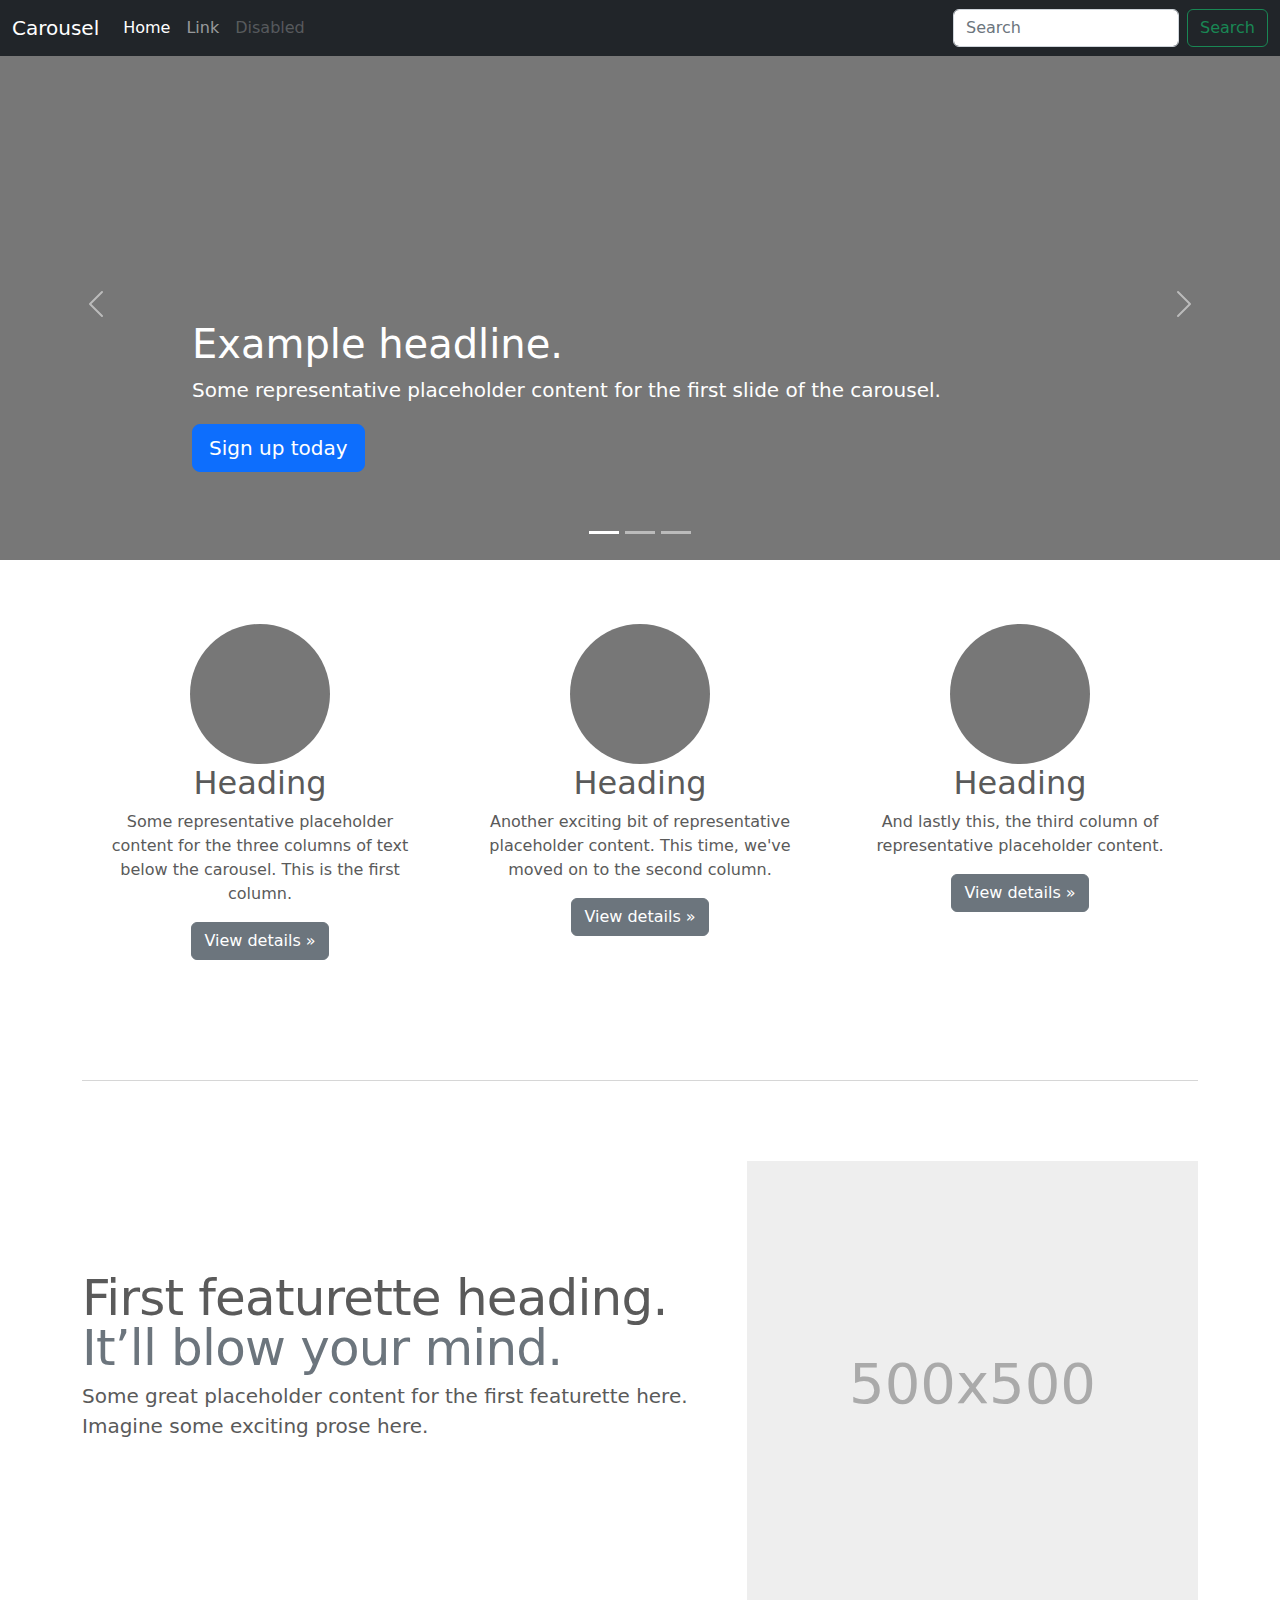
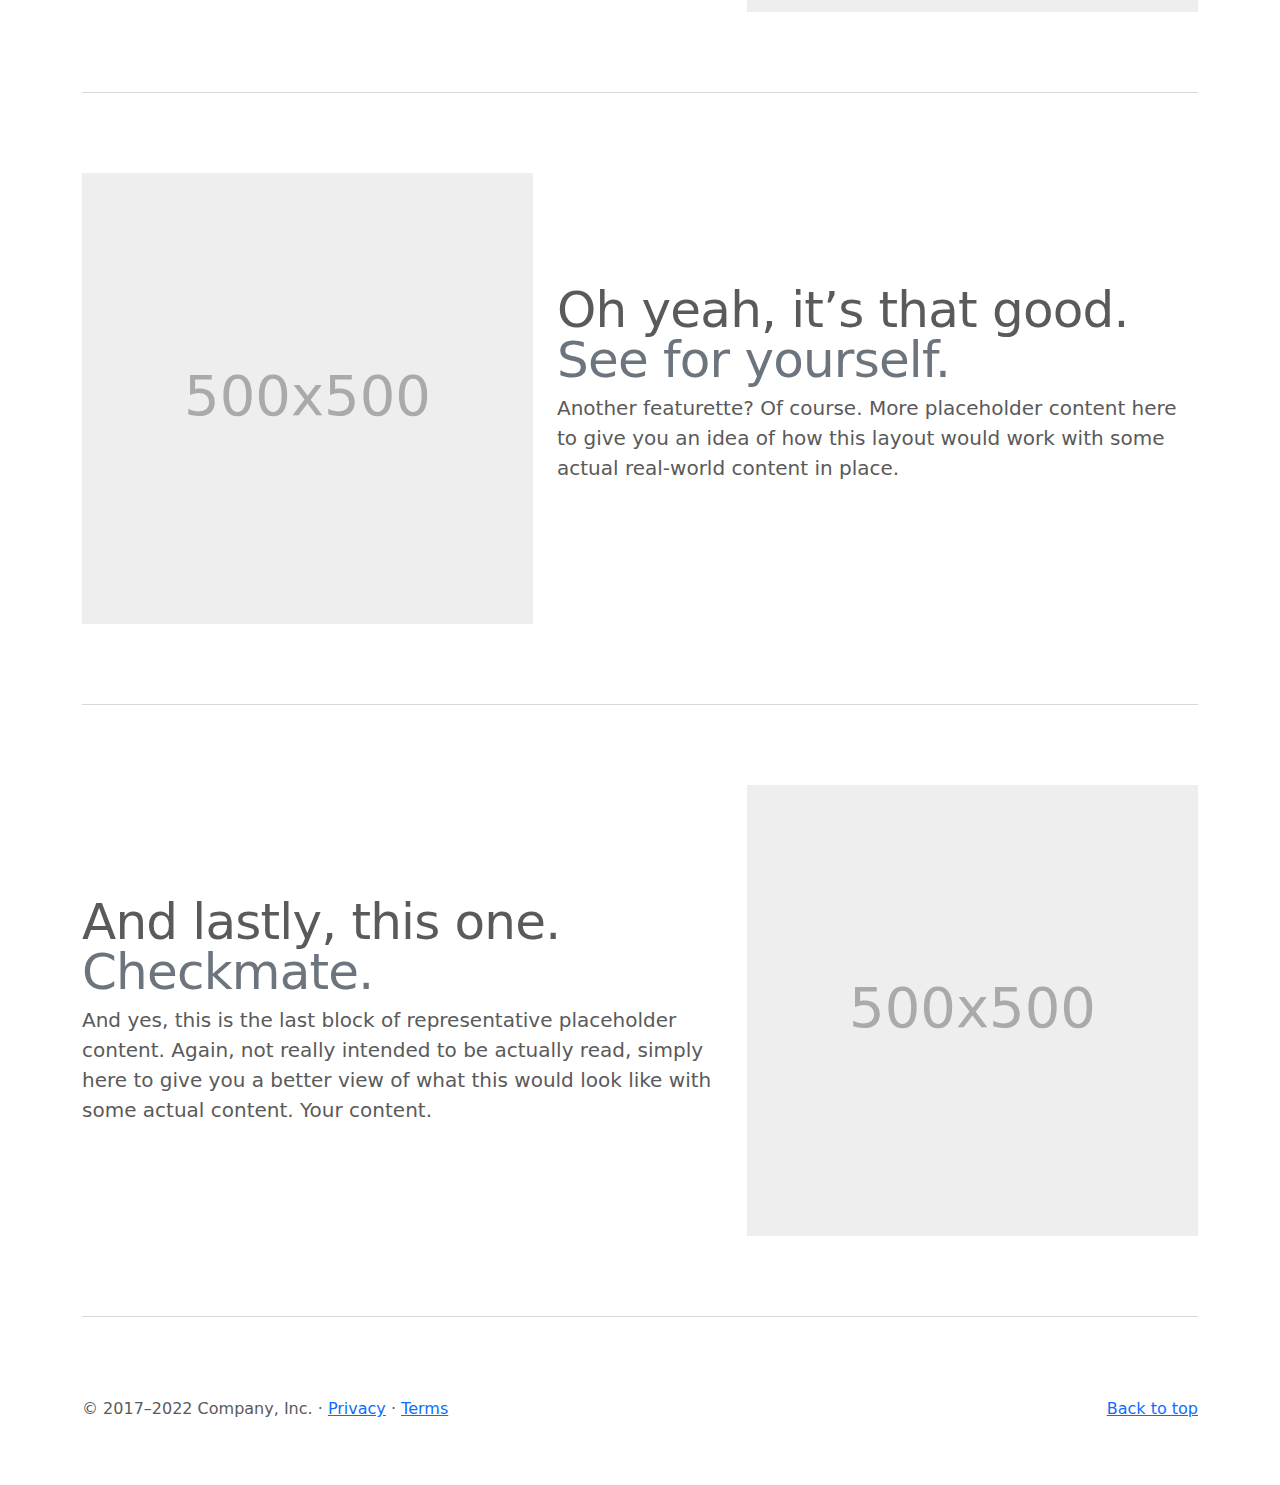
<file: bootstrap-5.2.2-examples/carousel/index.html>
<!doctype html>
<html lang="en">
  <head>
    <meta charset="utf-8">
    <meta name="viewport" content="width=device-width, initial-scale=1">
    <meta name="description" content="">
    <meta name="author" content="Mark Otto, Jacob Thornton, and Bootstrap contributors">
    <meta name="generator" content="Hugo 0.104.2">
    <title>Carousel Template · Bootstrap v5.2</title>

    <link rel="canonical" href="https://getbootstrap.com/docs/5.2/examples/carousel/">

    

    

<link href="../assets/dist/css/bootstrap.min.css" rel="stylesheet">

    <style>
      .bd-placeholder-img {
        font-size: 1.125rem;
        text-anchor: middle;
        -webkit-user-select: none;
        -moz-user-select: none;
        user-select: none;
      }

      @media (min-width: 768px) {
        .bd-placeholder-img-lg {
          font-size: 3.5rem;
        }
      }

      .b-example-divider {
        height: 3rem;
        background-color: rgba(0, 0, 0, .1);
        border: solid rgba(0, 0, 0, .15);
        border-width: 1px 0;
        box-shadow: inset 0 .5em 1.5em rgba(0, 0, 0, .1), inset 0 .125em .5em rgba(0, 0, 0, .15);
      }

      .b-example-vr {
        flex-shrink: 0;
        width: 1.5rem;
        height: 100vh;
      }

      .bi {
        vertical-align: -.125em;
        fill: currentColor;
      }

      .nav-scroller {
        position: relative;
        z-index: 2;
        height: 2.75rem;
        overflow-y: hidden;
      }

      .nav-scroller .nav {
        display: flex;
        flex-wrap: nowrap;
        padding-bottom: 1rem;
        margin-top: -1px;
        overflow-x: auto;
        text-align: center;
        white-space: nowrap;
        -webkit-overflow-scrolling: touch;
      }
    </style>

    
    <!-- Custom styles for this template -->
    <link href="carousel.css" rel="stylesheet">
  </head>
  <body>
    
<header>
  <nav class="navbar navbar-expand-md navbar-dark fixed-top bg-dark">
    <div class="container-fluid">
      <a class="navbar-brand" href="#">Carousel</a>
      <button class="navbar-toggler" type="button" data-bs-toggle="collapse" data-bs-target="#navbarCollapse" aria-controls="navbarCollapse" aria-expanded="false" aria-label="Toggle navigation">
        <span class="navbar-toggler-icon"></span>
      </button>
      <div class="collapse navbar-collapse" id="navbarCollapse">
        <ul class="navbar-nav me-auto mb-2 mb-md-0">
          <li class="nav-item">
            <a class="nav-link active" aria-current="page" href="#">Home</a>
          </li>
          <li class="nav-item">
            <a class="nav-link" href="#">Link</a>
          </li>
          <li class="nav-item">
            <a class="nav-link disabled">Disabled</a>
          </li>
        </ul>
        <form class="d-flex" role="search">
          <input class="form-control me-2" type="search" placeholder="Search" aria-label="Search">
          <button class="btn btn-outline-success" type="submit">Search</button>
        </form>
      </div>
    </div>
  </nav>
</header>

<main>

  <div id="myCarousel" class="carousel slide" data-bs-ride="carousel">
    <div class="carousel-indicators">
      <button type="button" data-bs-target="#myCarousel" data-bs-slide-to="0" class="active" aria-current="true" aria-label="Slide 1"></button>
      <button type="button" data-bs-target="#myCarousel" data-bs-slide-to="1" aria-label="Slide 2"></button>
      <button type="button" data-bs-target="#myCarousel" data-bs-slide-to="2" aria-label="Slide 3"></button>
    </div>
    <div class="carousel-inner">
      <div class="carousel-item active">
        <svg class="bd-placeholder-img" width="100%" height="100%" xmlns="http://www.w3.org/2000/svg" aria-hidden="true" preserveAspectRatio="xMidYMid slice" focusable="false"><rect width="100%" height="100%" fill="#777"/></svg>

        <div class="container">
          <div class="carousel-caption text-start">
            <h1>Example headline.</h1>
            <p>Some representative placeholder content for the first slide of the carousel.</p>
            <p><a class="btn btn-lg btn-primary" href="#">Sign up today</a></p>
          </div>
        </div>
      </div>
      <div class="carousel-item">
        <svg class="bd-placeholder-img" width="100%" height="100%" xmlns="http://www.w3.org/2000/svg" aria-hidden="true" preserveAspectRatio="xMidYMid slice" focusable="false"><rect width="100%" height="100%" fill="#777"/></svg>

        <div class="container">
          <div class="carousel-caption">
            <h1>Another example headline.</h1>
            <p>Some representative placeholder content for the second slide of the carousel.</p>
            <p><a class="btn btn-lg btn-primary" href="#">Learn more</a></p>
          </div>
        </div>
      </div>
      <div class="carousel-item">
        <svg class="bd-placeholder-img" width="100%" height="100%" xmlns="http://www.w3.org/2000/svg" aria-hidden="true" preserveAspectRatio="xMidYMid slice" focusable="false"><rect width="100%" height="100%" fill="#777"/></svg>

        <div class="container">
          <div class="carousel-caption text-end">
            <h1>One more for good measure.</h1>
            <p>Some representative placeholder content for the third slide of this carousel.</p>
            <p><a class="btn btn-lg btn-primary" href="#">Browse gallery</a></p>
          </div>
        </div>
      </div>
    </div>
    <button class="carousel-control-prev" type="button" data-bs-target="#myCarousel" data-bs-slide="prev">
      <span class="carousel-control-prev-icon" aria-hidden="true"></span>
      <span class="visually-hidden">Previous</span>
    </button>
    <button class="carousel-control-next" type="button" data-bs-target="#myCarousel" data-bs-slide="next">
      <span class="carousel-control-next-icon" aria-hidden="true"></span>
      <span class="visually-hidden">Next</span>
    </button>
  </div>


  <!-- Marketing messaging and featurettes
  ================================================== -->
  <!-- Wrap the rest of the page in another container to center all the content. -->

  <div class="container marketing">

    <!-- Three columns of text below the carousel -->
    <div class="row">
      <div class="col-lg-4">
        <svg class="bd-placeholder-img rounded-circle" width="140" height="140" xmlns="http://www.w3.org/2000/svg" role="img" aria-label="Placeholder: 140x140" preserveAspectRatio="xMidYMid slice" focusable="false"><title>Placeholder</title><rect width="100%" height="100%" fill="#777"/><text x="50%" y="50%" fill="#777" dy=".3em">140x140</text></svg>

        <h2 class="fw-normal">Heading</h2>
        <p>Some representative placeholder content for the three columns of text below the carousel. This is the first column.</p>
        <p><a class="btn btn-secondary" href="#">View details &raquo;</a></p>
      </div><!-- /.col-lg-4 -->
      <div class="col-lg-4">
        <svg class="bd-placeholder-img rounded-circle" width="140" height="140" xmlns="http://www.w3.org/2000/svg" role="img" aria-label="Placeholder: 140x140" preserveAspectRatio="xMidYMid slice" focusable="false"><title>Placeholder</title><rect width="100%" height="100%" fill="#777"/><text x="50%" y="50%" fill="#777" dy=".3em">140x140</text></svg>

        <h2 class="fw-normal">Heading</h2>
        <p>Another exciting bit of representative placeholder content. This time, we've moved on to the second column.</p>
        <p><a class="btn btn-secondary" href="#">View details &raquo;</a></p>
      </div><!-- /.col-lg-4 -->
      <div class="col-lg-4">
        <svg class="bd-placeholder-img rounded-circle" width="140" height="140" xmlns="http://www.w3.org/2000/svg" role="img" aria-label="Placeholder: 140x140" preserveAspectRatio="xMidYMid slice" focusable="false"><title>Placeholder</title><rect width="100%" height="100%" fill="#777"/><text x="50%" y="50%" fill="#777" dy=".3em">140x140</text></svg>

        <h2 class="fw-normal">Heading</h2>
        <p>And lastly this, the third column of representative placeholder content.</p>
        <p><a class="btn btn-secondary" href="#">View details &raquo;</a></p>
      </div><!-- /.col-lg-4 -->
    </div><!-- /.row -->


    <!-- START THE FEATURETTES -->

    <hr class="featurette-divider">

    <div class="row featurette">
      <div class="col-md-7">
        <h2 class="featurette-heading fw-normal lh-1">First featurette heading. <span class="text-muted">It’ll blow your mind.</span></h2>
        <p class="lead">Some great placeholder content for the first featurette here. Imagine some exciting prose here.</p>
      </div>
      <div class="col-md-5">
        <svg class="bd-placeholder-img bd-placeholder-img-lg featurette-image img-fluid mx-auto" width="500" height="500" xmlns="http://www.w3.org/2000/svg" role="img" aria-label="Placeholder: 500x500" preserveAspectRatio="xMidYMid slice" focusable="false"><title>Placeholder</title><rect width="100%" height="100%" fill="#eee"/><text x="50%" y="50%" fill="#aaa" dy=".3em">500x500</text></svg>

      </div>
    </div>

    <hr class="featurette-divider">

    <div class="row featurette">
      <div class="col-md-7 order-md-2">
        <h2 class="featurette-heading fw-normal lh-1">Oh yeah, it’s that good. <span class="text-muted">See for yourself.</span></h2>
        <p class="lead">Another featurette? Of course. More placeholder content here to give you an idea of how this layout would work with some actual real-world content in place.</p>
      </div>
      <div class="col-md-5 order-md-1">
        <svg class="bd-placeholder-img bd-placeholder-img-lg featurette-image img-fluid mx-auto" width="500" height="500" xmlns="http://www.w3.org/2000/svg" role="img" aria-label="Placeholder: 500x500" preserveAspectRatio="xMidYMid slice" focusable="false"><title>Placeholder</title><rect width="100%" height="100%" fill="#eee"/><text x="50%" y="50%" fill="#aaa" dy=".3em">500x500</text></svg>

      </div>
    </div>

    <hr class="featurette-divider">

    <div class="row featurette">
      <div class="col-md-7">
        <h2 class="featurette-heading fw-normal lh-1">And lastly, this one. <span class="text-muted">Checkmate.</span></h2>
        <p class="lead">And yes, this is the last block of representative placeholder content. Again, not really intended to be actually read, simply here to give you a better view of what this would look like with some actual content. Your content.</p>
      </div>
      <div class="col-md-5">
        <svg class="bd-placeholder-img bd-placeholder-img-lg featurette-image img-fluid mx-auto" width="500" height="500" xmlns="http://www.w3.org/2000/svg" role="img" aria-label="Placeholder: 500x500" preserveAspectRatio="xMidYMid slice" focusable="false"><title>Placeholder</title><rect width="100%" height="100%" fill="#eee"/><text x="50%" y="50%" fill="#aaa" dy=".3em">500x500</text></svg>

      </div>
    </div>

    <hr class="featurette-divider">

    <!-- /END THE FEATURETTES -->

  </div><!-- /.container -->


  <!-- FOOTER -->
  <footer class="container">
    <p class="float-end"><a href="#">Back to top</a></p>
    <p>&copy; 2017–2022 Company, Inc. &middot; <a href="#">Privacy</a> &middot; <a href="#">Terms</a></p>
  </footer>
</main>


    <script src="../assets/dist/js/bootstrap.bundle.min.js"></script>

      
  </body>
</html>
</file>
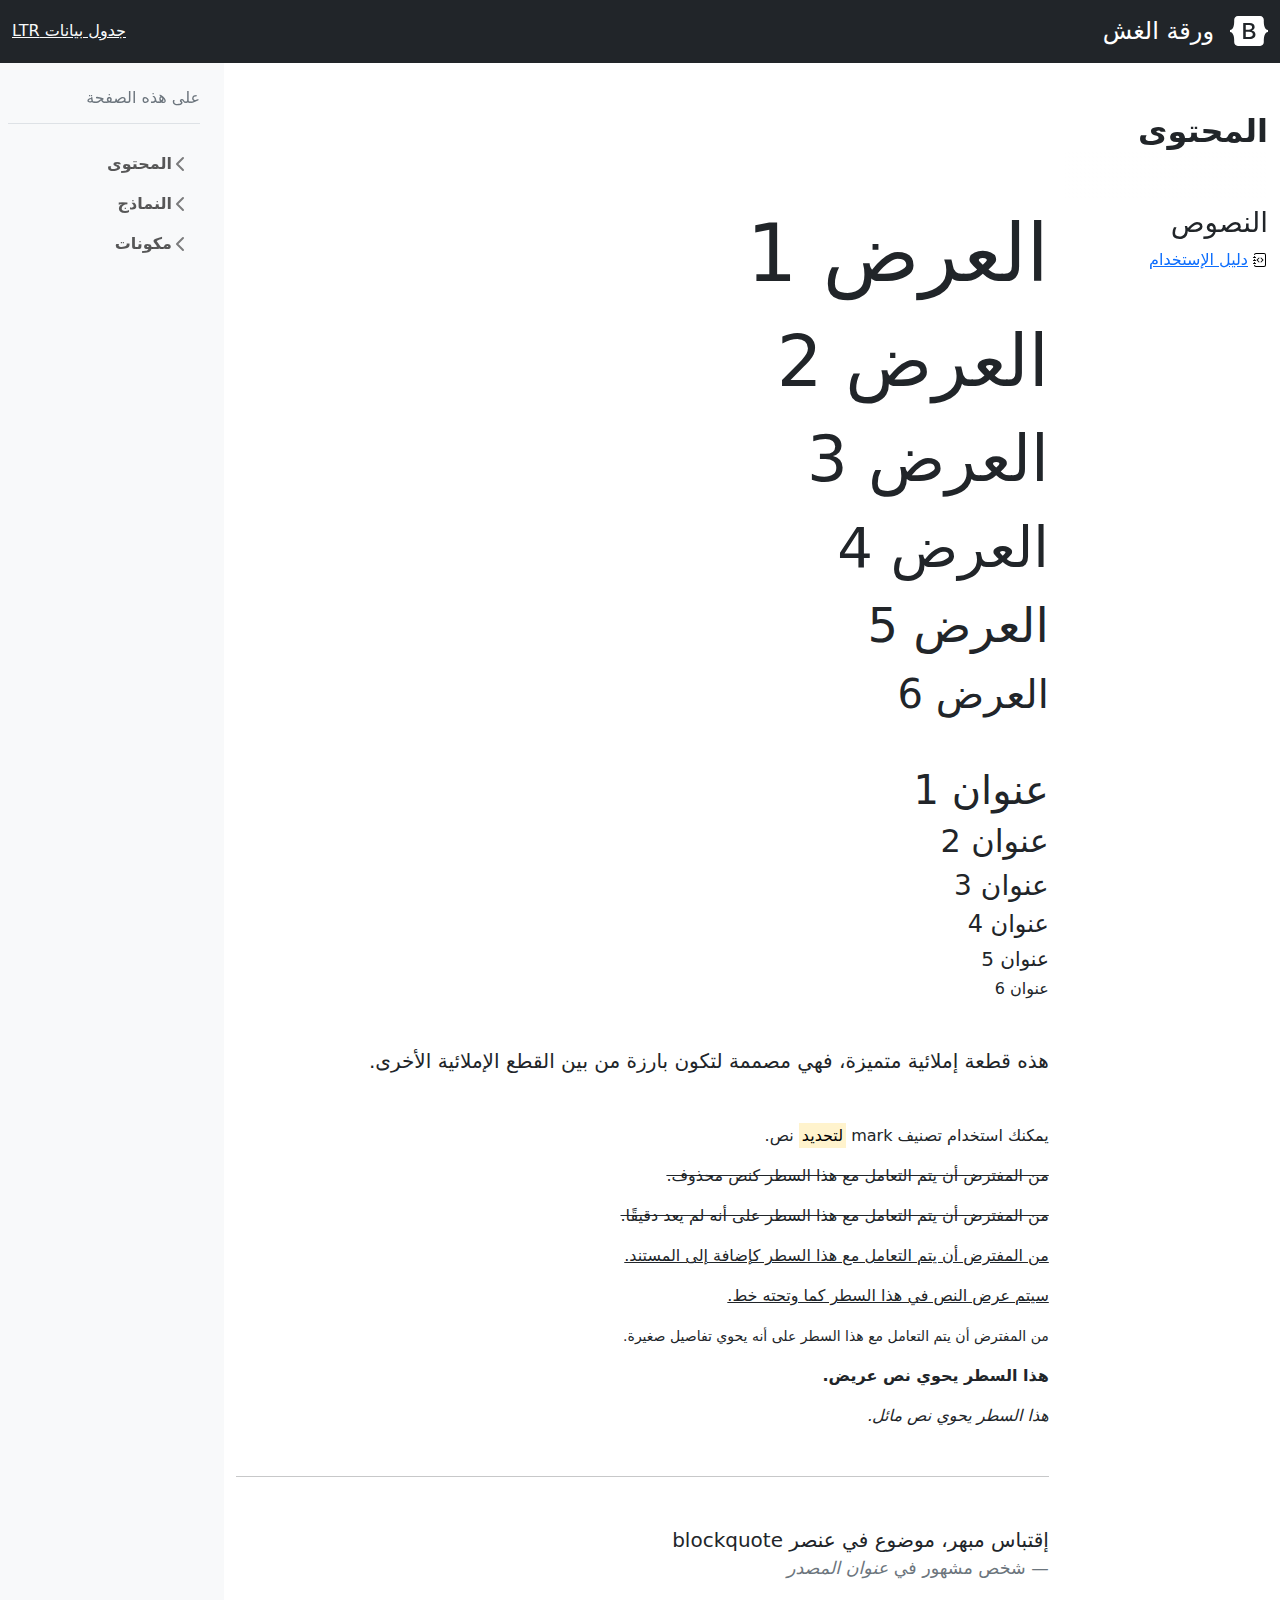
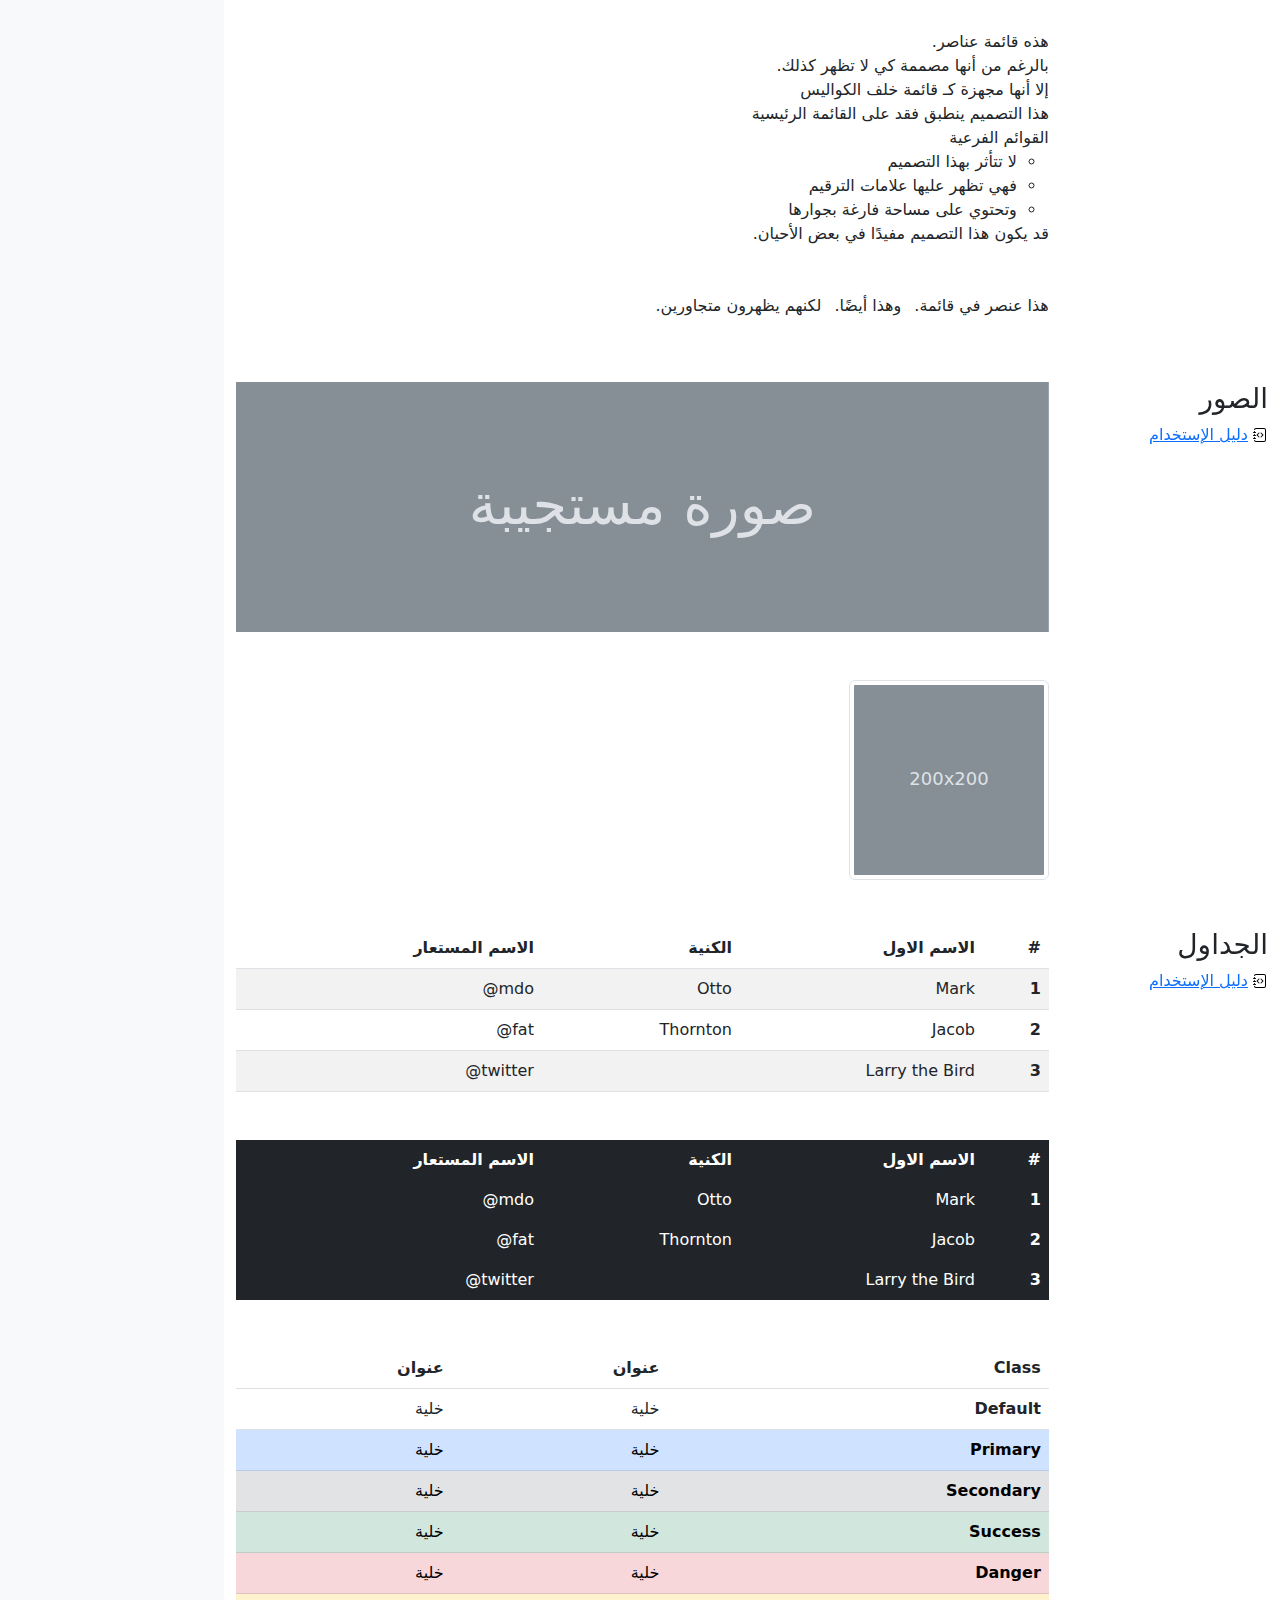
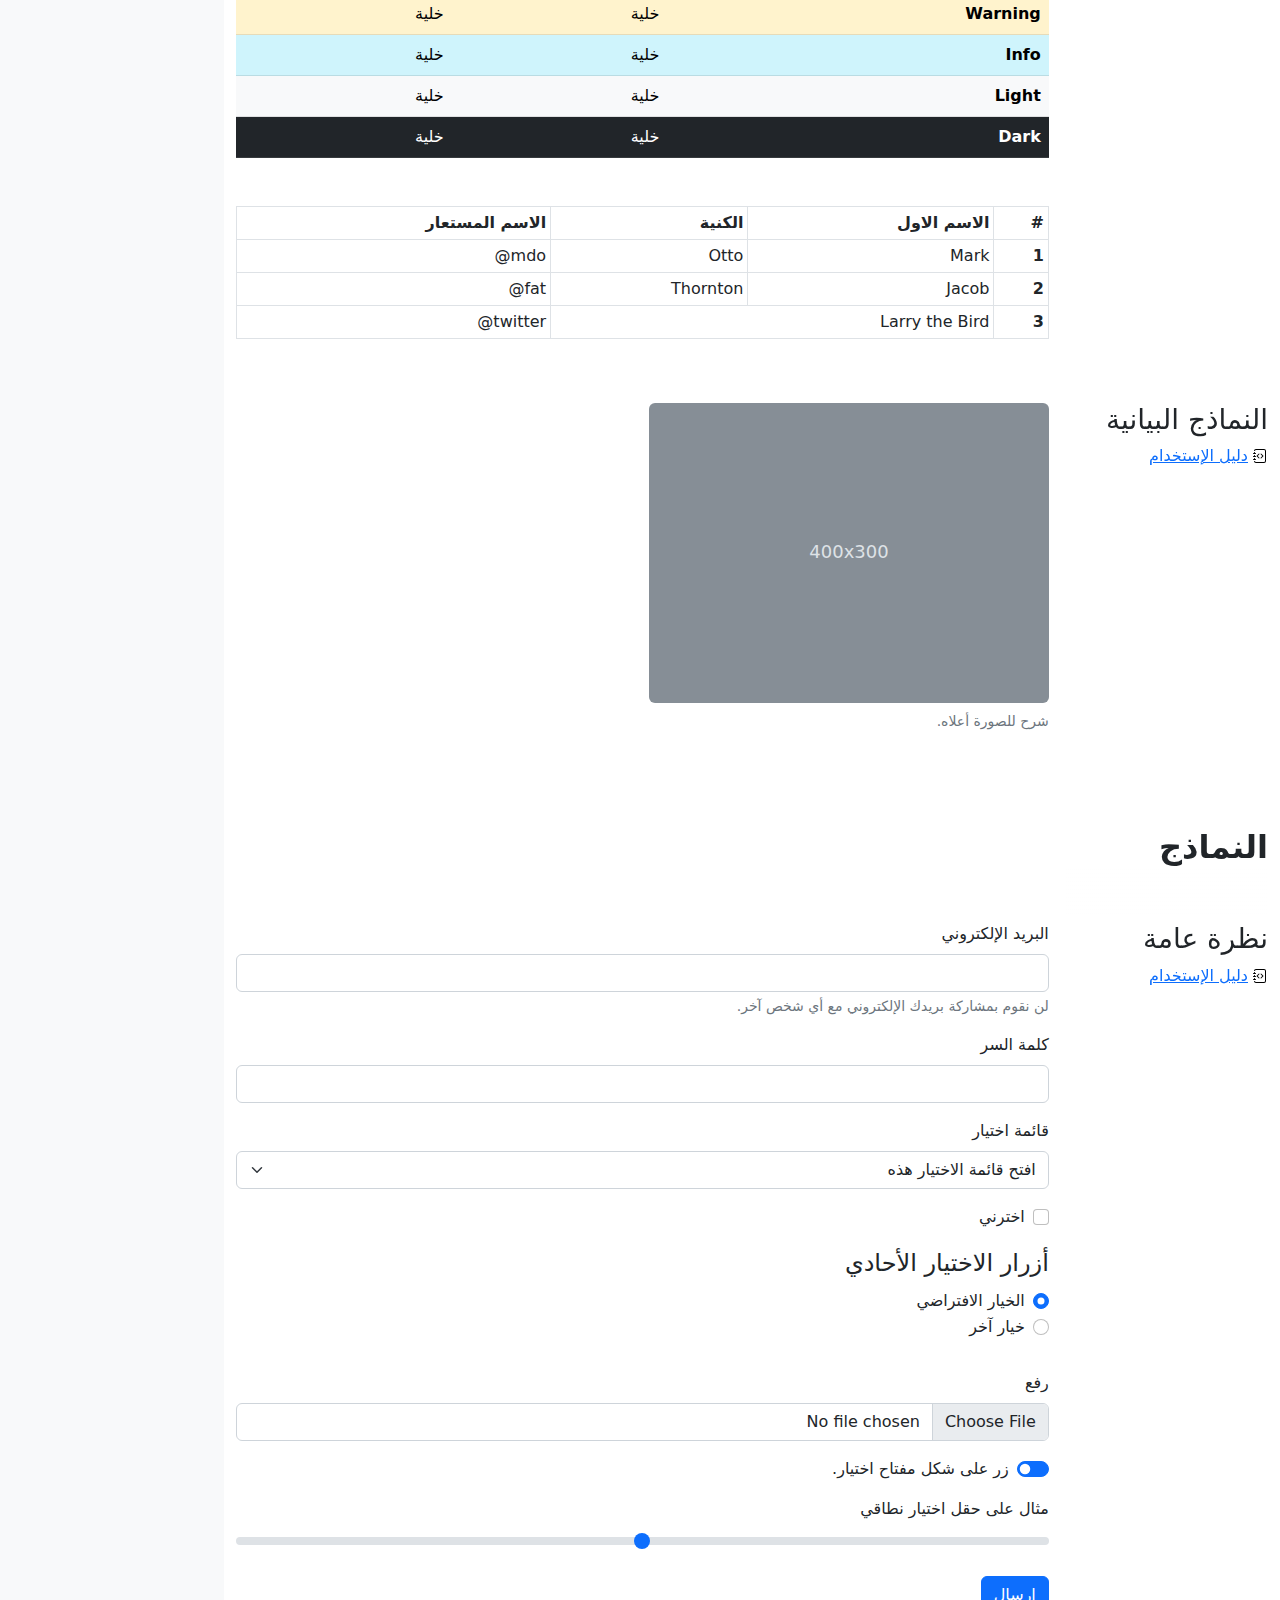
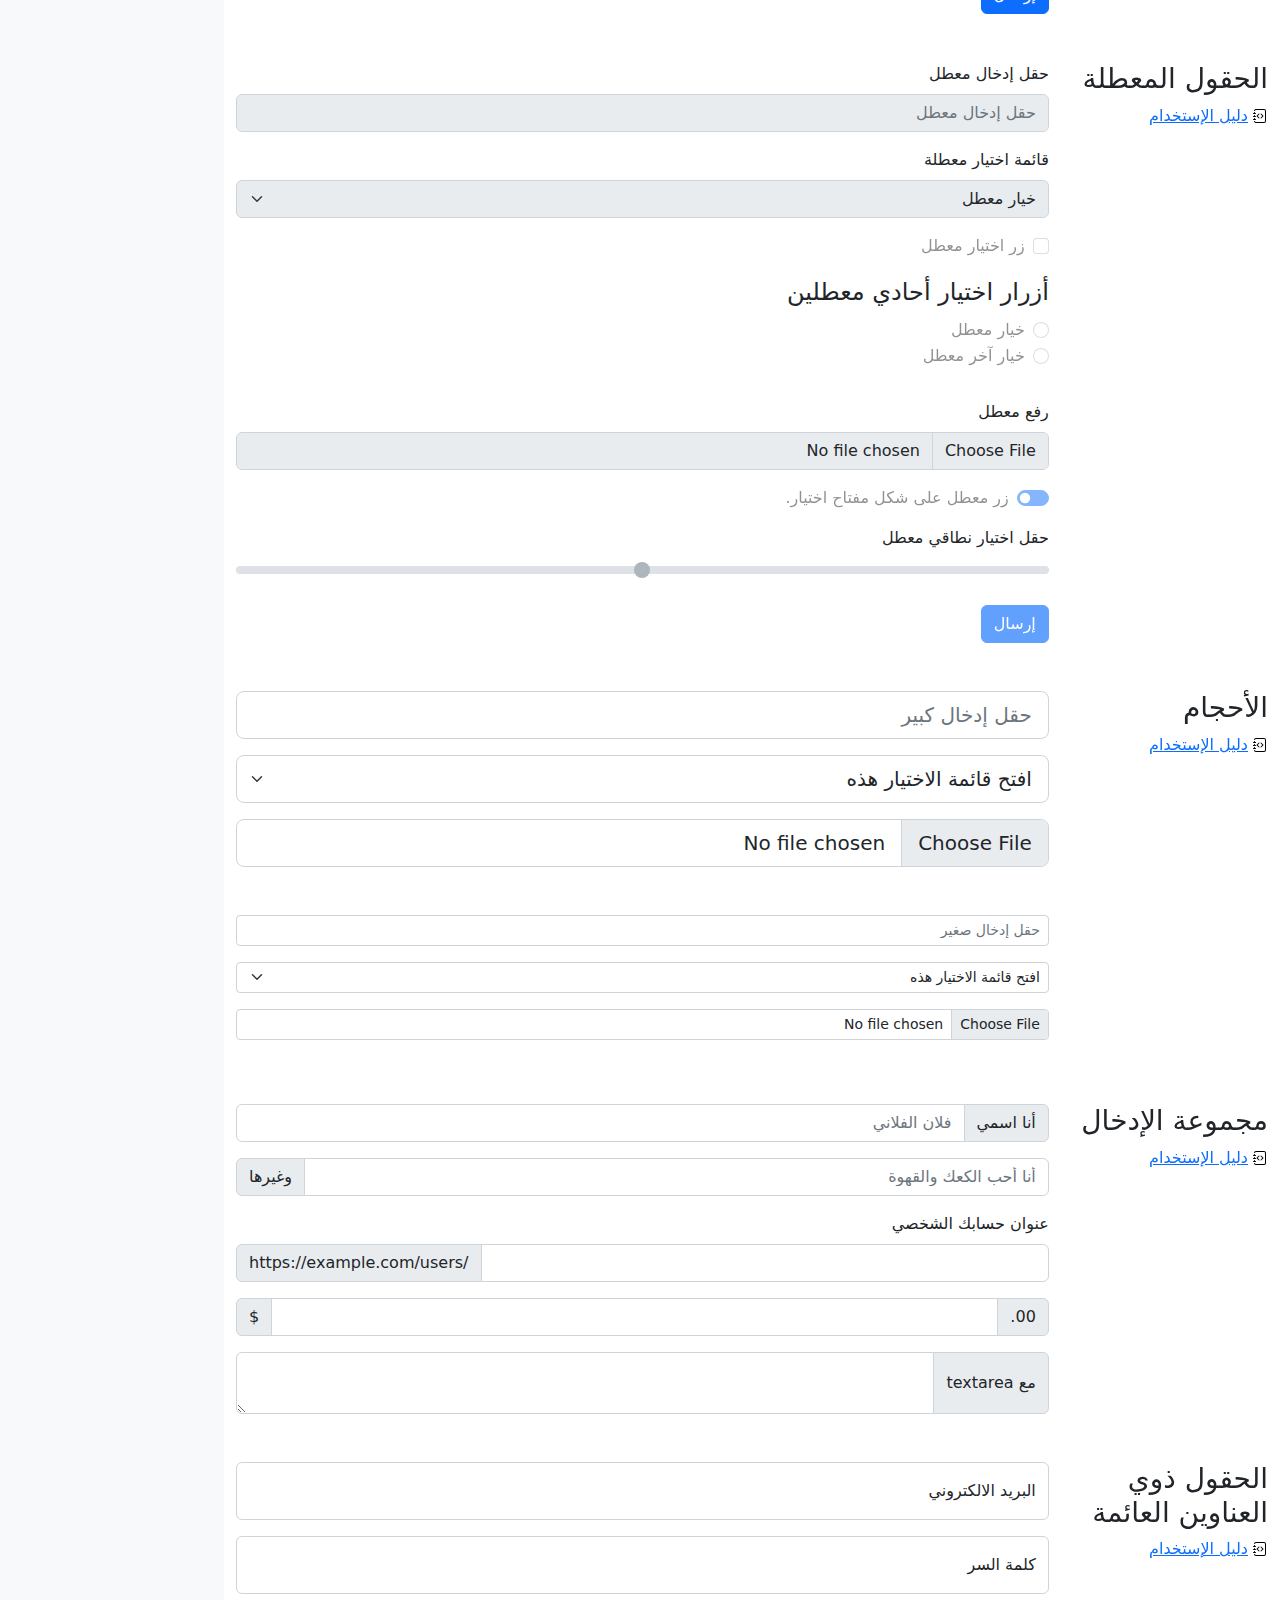
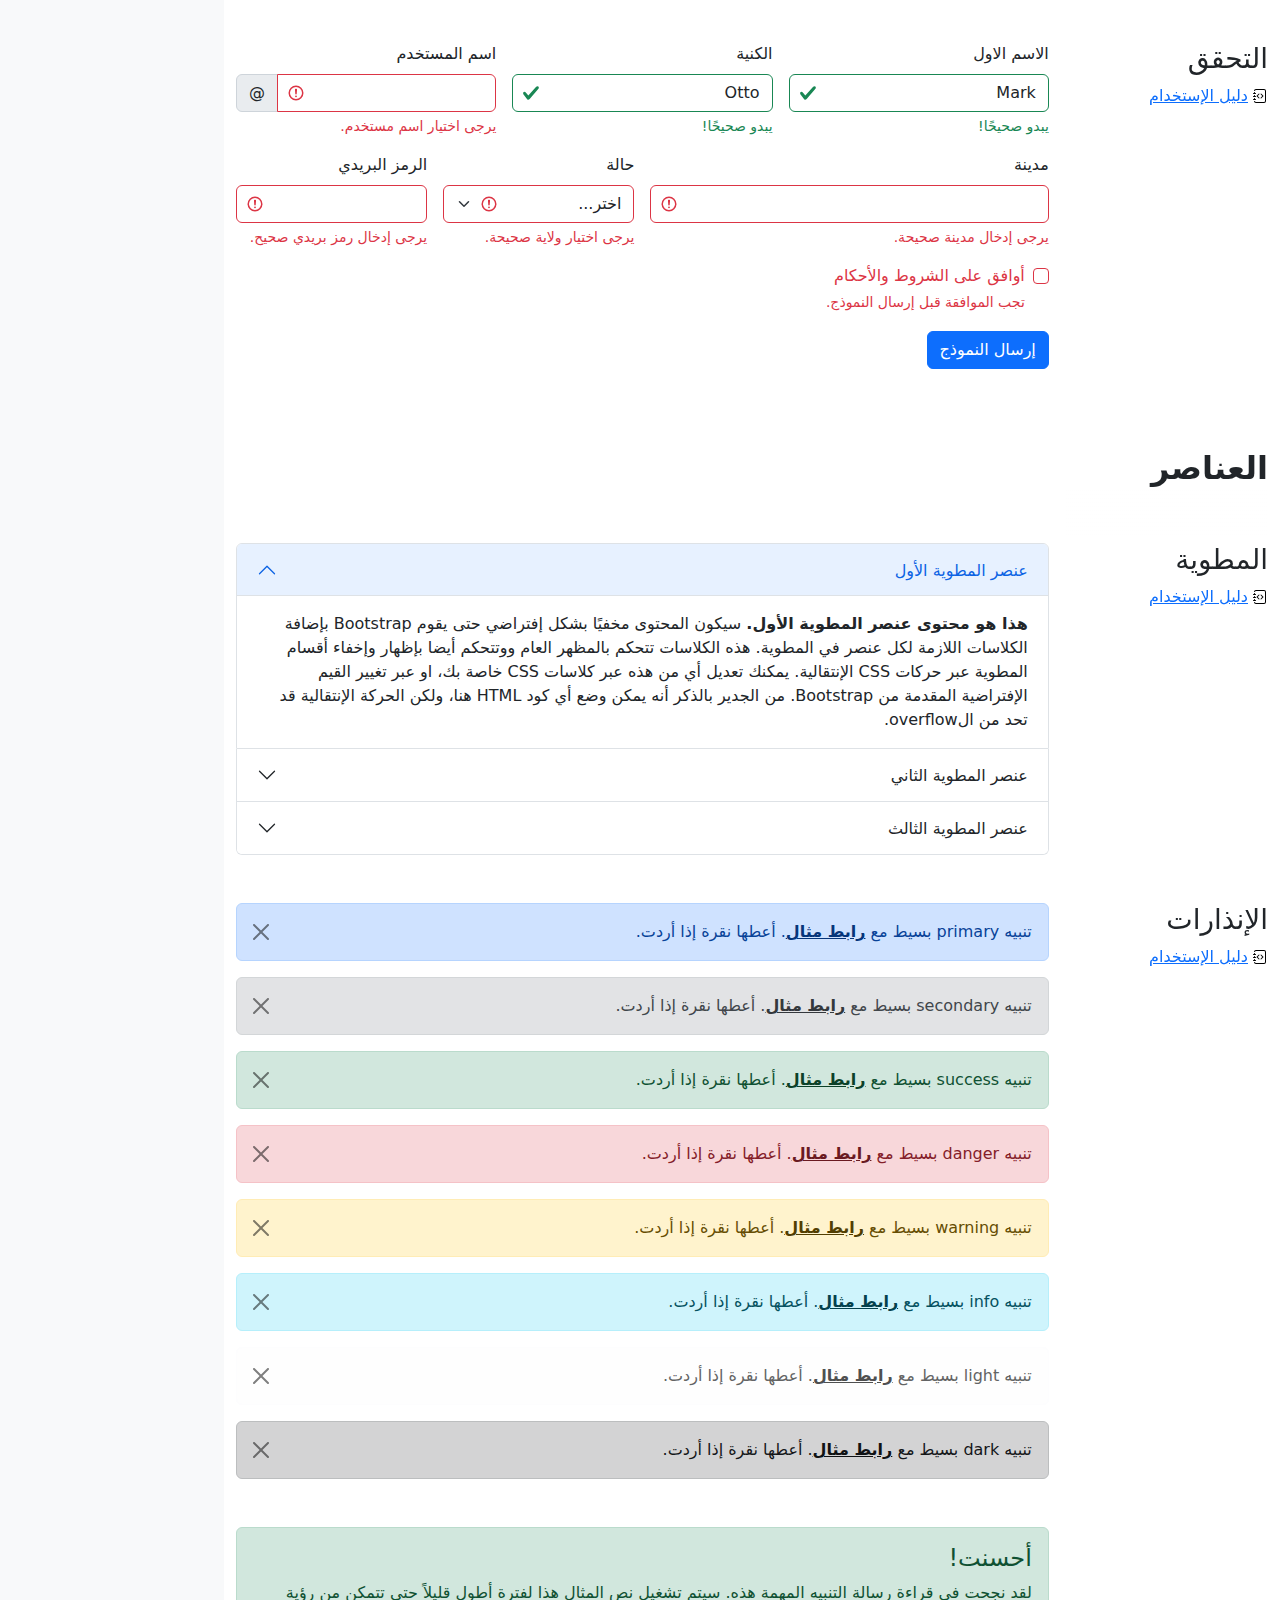
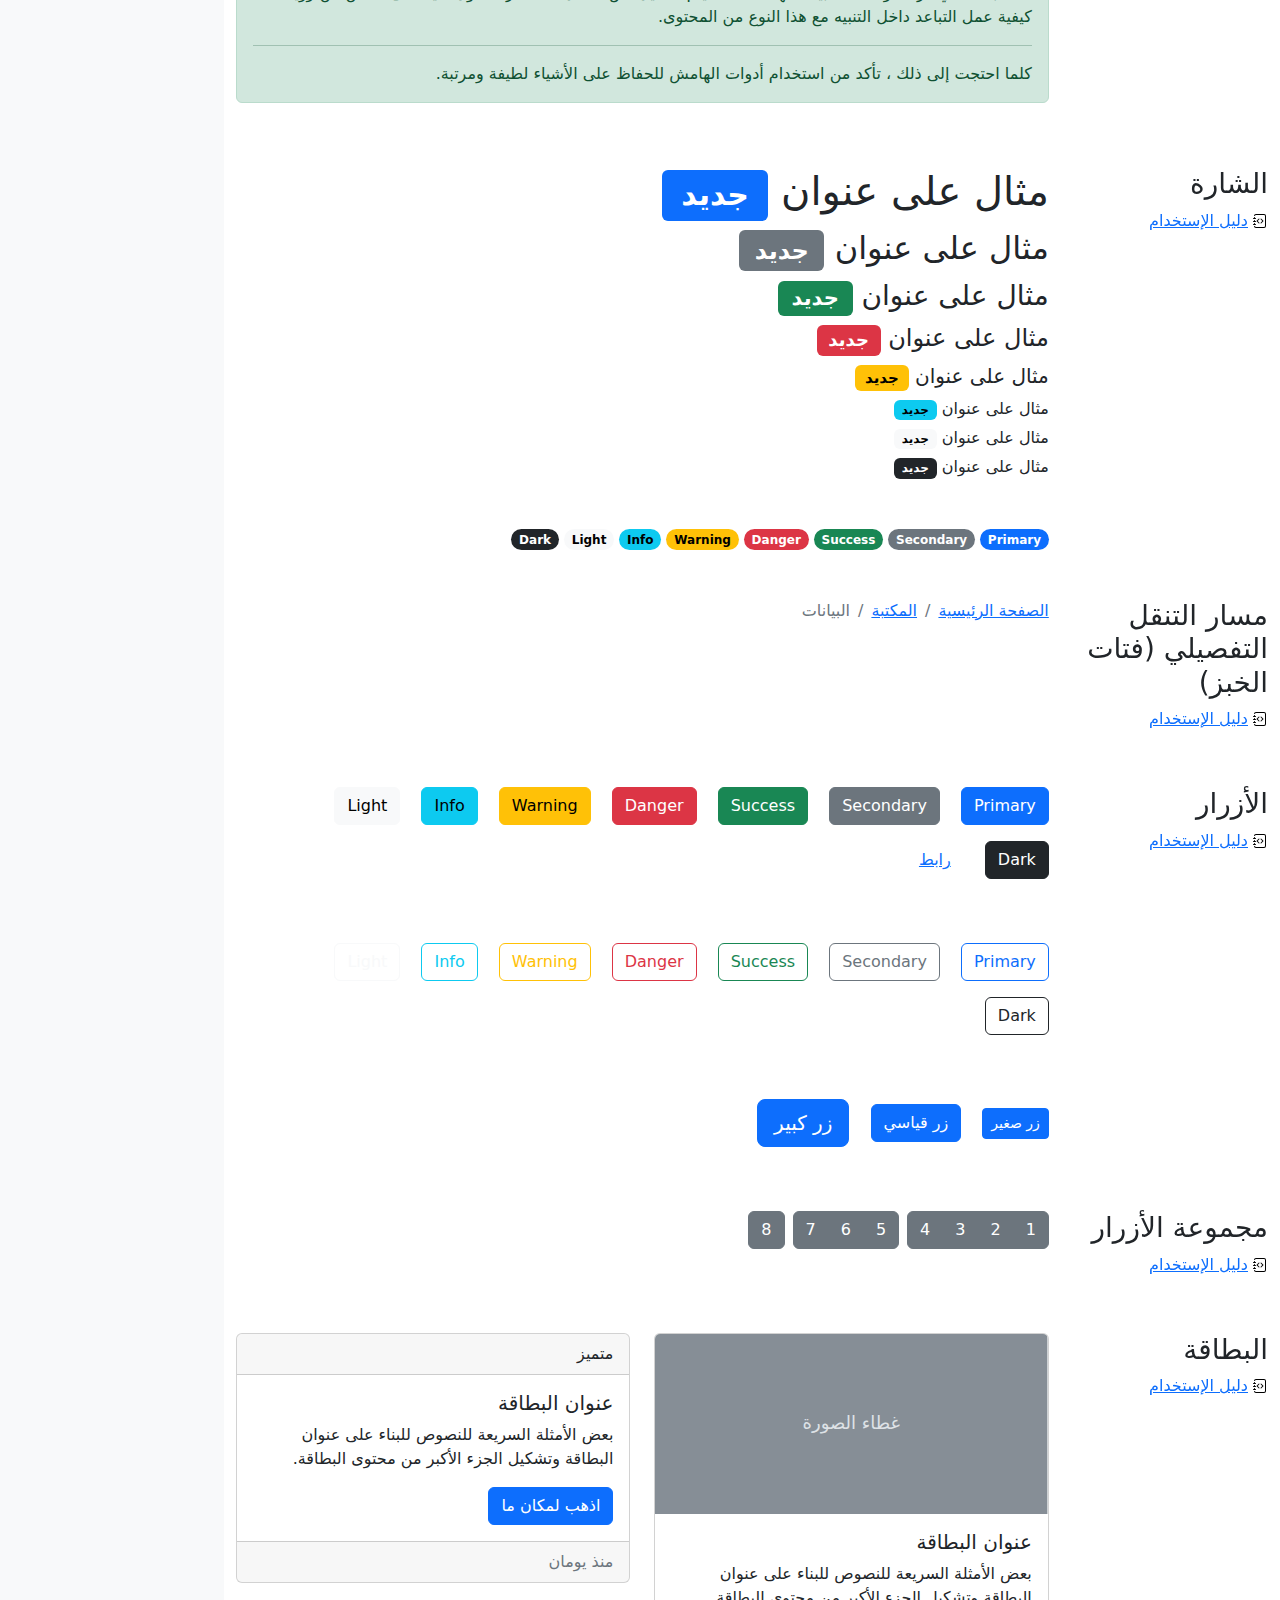
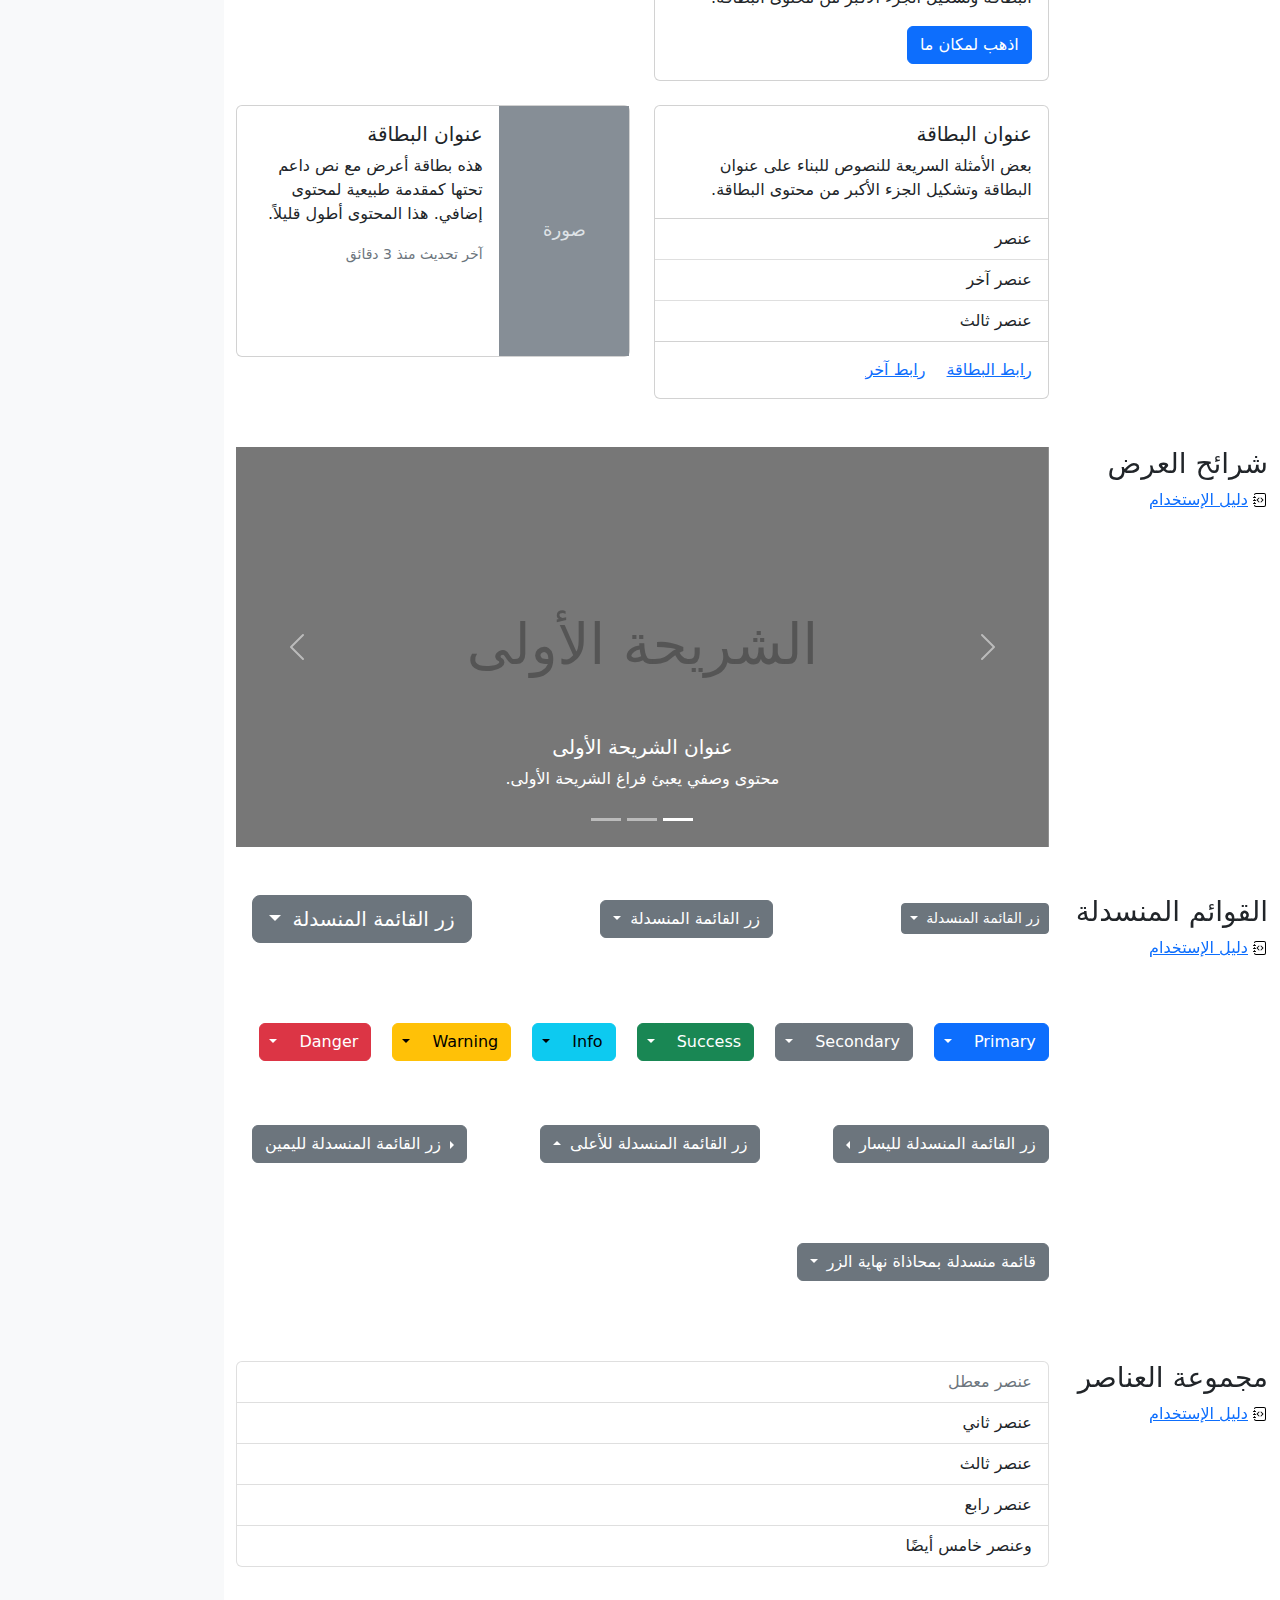
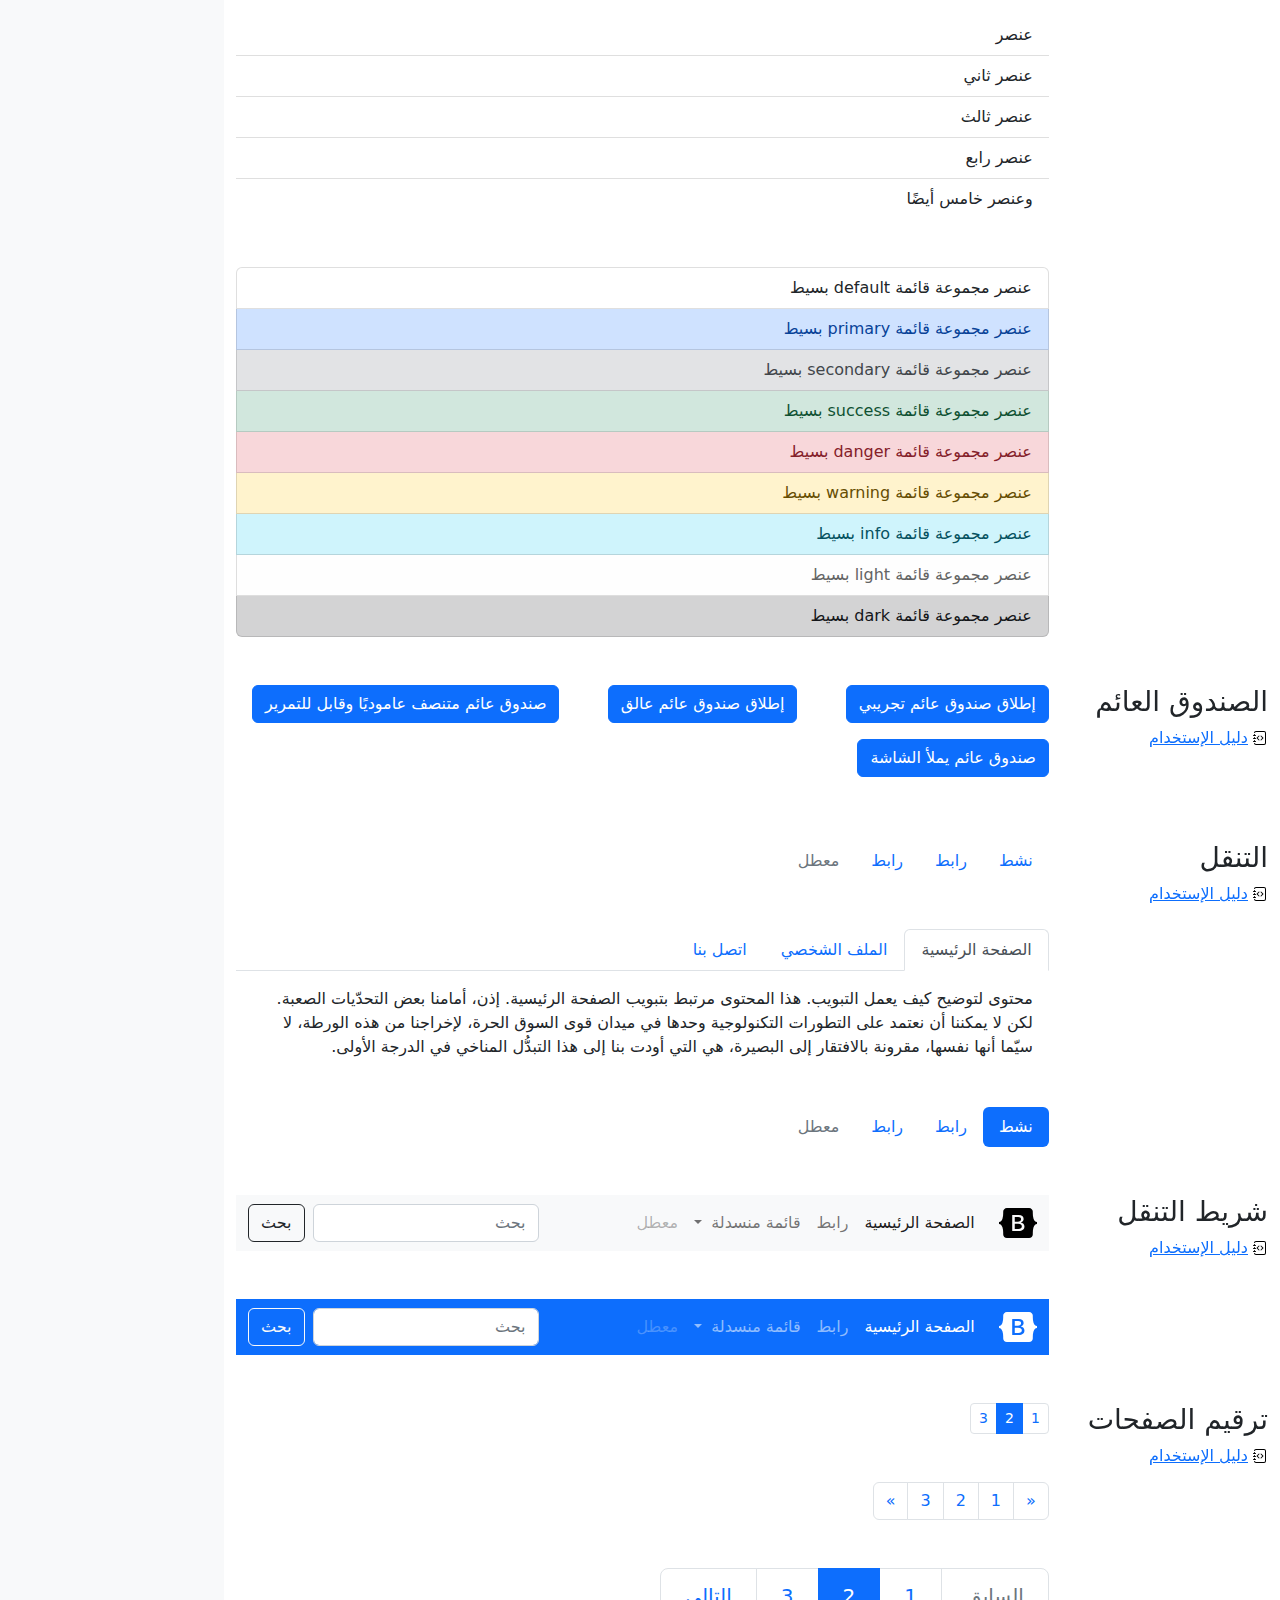
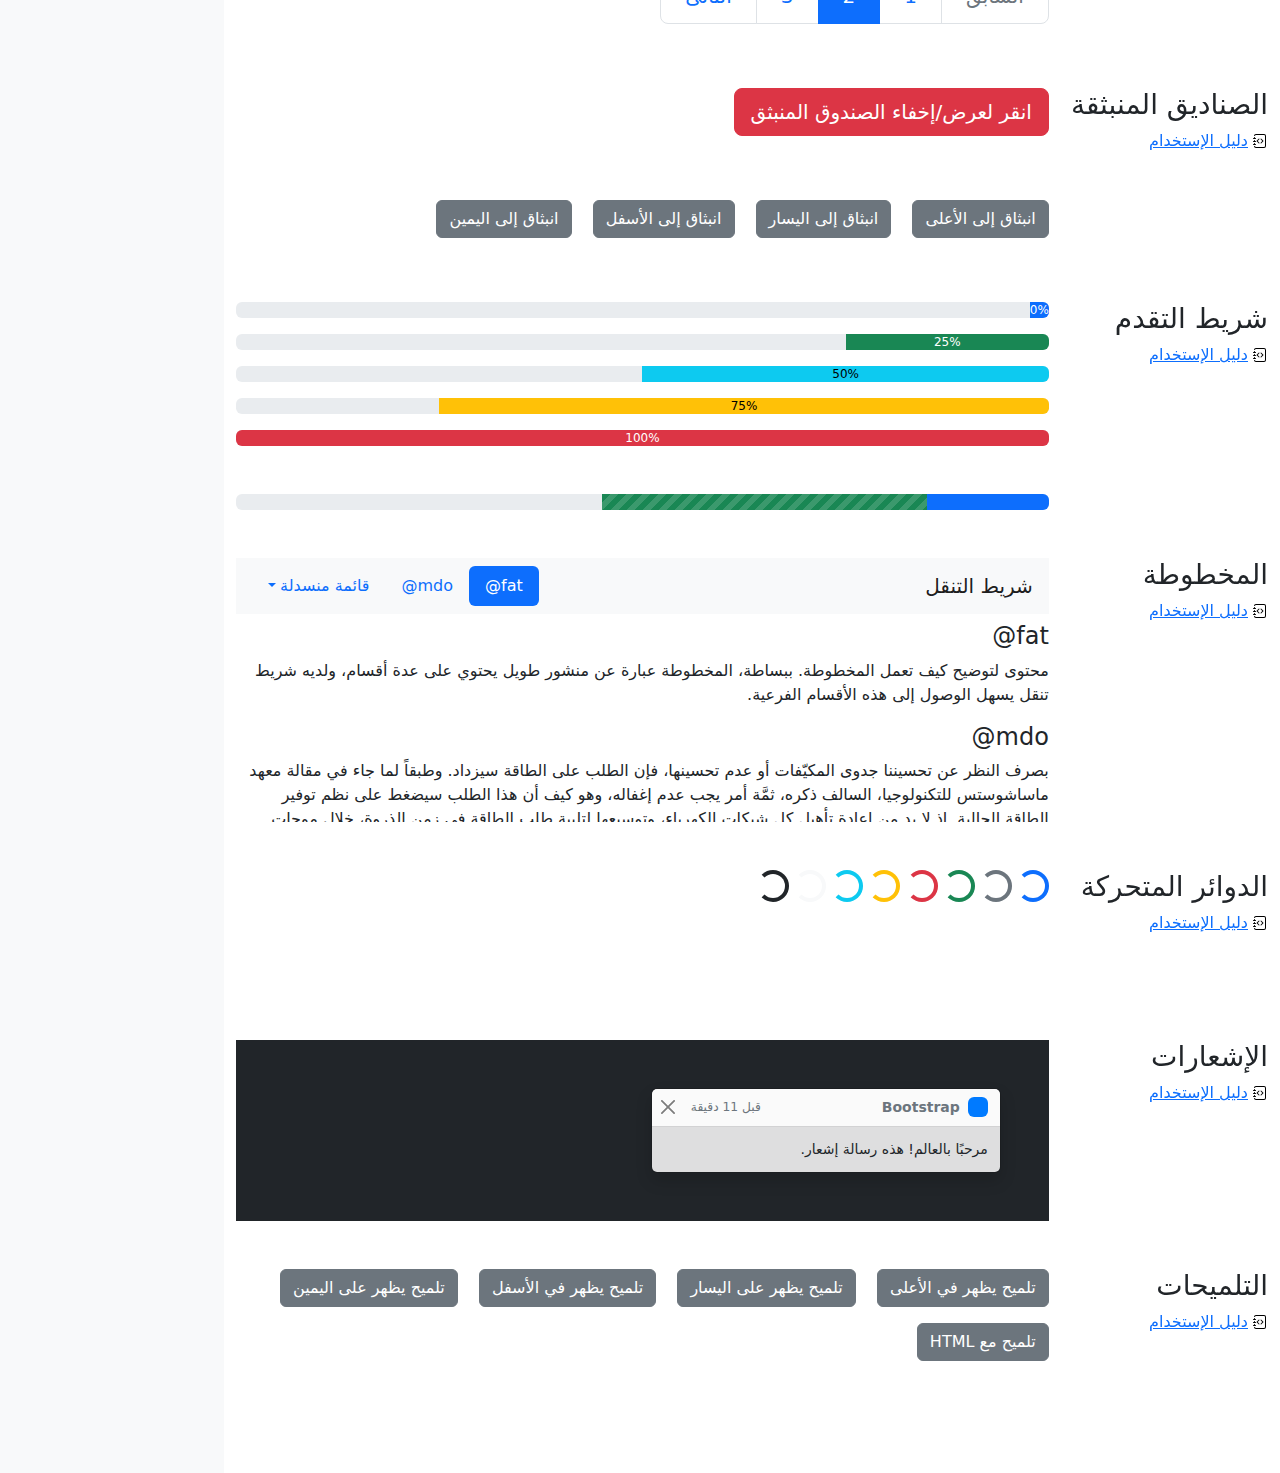
<file: bootstrap-5.2.2-examples/cheatsheet-rtl/index.html>
<!doctype html>
<html lang="ar" dir="rtl">
  <head>
    <meta charset="utf-8">
    <meta name="viewport" content="width=device-width, initial-scale=1">
    <meta name="description" content="">
    <meta name="author" content="Mark Otto, Jacob Thornton, and Bootstrap contributors">
    <meta name="generator" content="Hugo 0.104.2">
    <title>ورقة الغش · Bootstrap v5.2</title>

    <link rel="canonical" href="https://getbootstrap.com/docs/5.2/examples/cheatsheet-rtl/">

    

    

<link href="../assets/dist/css/bootstrap.rtl.min.css" rel="stylesheet">

    <style>
      .bd-placeholder-img {
        font-size: 1.125rem;
        text-anchor: middle;
        -webkit-user-select: none;
        -moz-user-select: none;
        user-select: none;
      }

      @media (min-width: 768px) {
        .bd-placeholder-img-lg {
          font-size: 3.5rem;
        }
      }

      .b-example-divider {
        height: 3rem;
        background-color: rgba(0, 0, 0, .1);
        border: solid rgba(0, 0, 0, .15);
        border-width: 1px 0;
        box-shadow: inset 0 .5em 1.5em rgba(0, 0, 0, .1), inset 0 .125em .5em rgba(0, 0, 0, .15);
      }

      .b-example-vr {
        flex-shrink: 0;
        width: 1.5rem;
        height: 100vh;
      }

      .bi {
        vertical-align: -.125em;
        fill: currentColor;
      }

      .nav-scroller {
        position: relative;
        z-index: 2;
        height: 2.75rem;
        overflow-y: hidden;
      }

      .nav-scroller .nav {
        display: flex;
        flex-wrap: nowrap;
        padding-bottom: 1rem;
        margin-top: -1px;
        overflow-x: auto;
        text-align: center;
        white-space: nowrap;
        -webkit-overflow-scrolling: touch;
      }
    </style>

    
    <!-- Custom styles for this template -->
    <link href="../cheatsheet/cheatsheet.rtl.css" rel="stylesheet">
  </head>
  <body class="bg-light">
    
<header class="bd-header bg-dark py-3 d-flex align-items-stretch border-bottom border-dark">
  <div class="container-fluid d-flex align-items-center">
    <h1 class="d-flex align-items-center fs-4 text-white mb-0">
      <img src="../assets/brand/bootstrap-logo-white.svg" width="38" height="30" class="me-3" alt="Bootstrap">
      ورقة الغش
    </h1>
    <a href="../examples/cheatsheet/" class="ms-auto link-light" hreflang="en">جدول بيانات LTR</a>
  </div>
</header>
<aside class="bd-aside sticky-xl-top text-muted align-self-start mb-3 mb-xl-5 px-2">
  <h2 class="h6 pt-4 pb-3 mb-4 border-bottom">على هذه الصفحة</h2>
  <nav class="small" id="toc">
    <ul class="list-unstyled">
      <li class="my-2">
        <button class="btn d-inline-flex align-items-center collapsed border-0" data-bs-toggle="collapse" aria-expanded="false" data-bs-target="#contents-collapse" aria-controls="contents-collapse">المحتوى</button>
        <ul class="list-unstyled ps-3 collapse" id="contents-collapse">
          <li><a class="d-inline-flex align-items-center rounded text-decoration-none" href="#typography">النصوص</a></li>
          <li><a class="d-inline-flex align-items-center rounded text-decoration-none" href="#images">الصور</a></li>
          <li><a class="d-inline-flex align-items-center rounded text-decoration-none" href="#tables">الجداول</a></li>
          <li><a class="d-inline-flex align-items-center rounded text-decoration-none" href="#figures">النماذج البيانية</a></li>
        </ul>
      </li>
      <li class="my-2">
        <button class="btn d-inline-flex align-items-center collapsed border-0" data-bs-toggle="collapse" aria-expanded="false" data-bs-target="#forms-collapse" aria-controls="forms-collapse">النماذج</button>
        <ul class="list-unstyled ps-3 collapse" id="forms-collapse">
          <li><a class="d-inline-flex align-items-center rounded text-decoration-none" href="#overview">نظرة عامة</a></li>
          <li><a class="d-inline-flex align-items-center rounded text-decoration-none" href="#disabled-forms">الحقول المعطلة</a></li>
          <li><a class="d-inline-flex align-items-center rounded text-decoration-none" href="#sizing">الأحجام</a></li>
          <li><a class="d-inline-flex align-items-center rounded text-decoration-none" href="#input-group">مجموعة الإدخال</a></li>
          <li><a class="d-inline-flex align-items-center rounded text-decoration-none" href="#floating-labels">الحقول ذوي العناوين العائمة</a></li>
          <li><a class="d-inline-flex align-items-center rounded text-decoration-none" href="#validation">التحقق</a></li>
        </ul>
      </li>
      <li class="my-2">
        <button class="btn d-inline-flex align-items-center collapsed border-0" data-bs-toggle="collapse" aria-expanded="false" data-bs-target="#components-collapse" aria-controls="components-collapse">مكونات</button>
        <ul class="list-unstyled ps-3 collapse" id="components-collapse">
          <li><a class="d-inline-flex align-items-center rounded text-decoration-none" href="#accordion">المطوية</a></li>
          <li><a class="d-inline-flex align-items-center rounded text-decoration-none" href="#alerts">الإنذارات</a></li>
          <li><a class="d-inline-flex align-items-center rounded text-decoration-none" href="#badge">الشارة</a></li>
          <li><a class="d-inline-flex align-items-center rounded text-decoration-none" href="#breadcrumb">مسار التنقل التفصيلي</a></li>
          <li><a class="d-inline-flex align-items-center rounded text-decoration-none" href="#buttons">الأزرار</a></li>
          <li><a class="d-inline-flex align-items-center rounded text-decoration-none" href="#button-group">مجموعة الأزرار</a></li>
          <li><a class="d-inline-flex align-items-center rounded text-decoration-none" href="#card">البطاقة</a></li>
          <li><a class="d-inline-flex align-items-center rounded text-decoration-none" href="#carousel">شرائح العرض</a></li>
          <li><a class="d-inline-flex align-items-center rounded text-decoration-none" href="#dropdowns">القوائم المنسدلة</a></li>
          <li><a class="d-inline-flex align-items-center rounded text-decoration-none" href="#list-group">مجموعة العناصر</a></li>
          <li><a class="d-inline-flex align-items-center rounded text-decoration-none" href="#modal">الصندوق العائم</a></li>
          <li><a class="d-inline-flex align-items-center rounded text-decoration-none" href="#navs">التنقل</a></li>
          <li><a class="d-inline-flex align-items-center rounded text-decoration-none" href="#navbar">شريط التنقل</a></li>
          <li><a class="d-inline-flex align-items-center rounded text-decoration-none" href="#pagination">ترقيم الصفحات</a></li>
          <li><a class="d-inline-flex align-items-center rounded text-decoration-none" href="#popovers">الصناديق المنبثقة</a></li>
          <li><a class="d-inline-flex align-items-center rounded text-decoration-none" href="#progress">شريط التقدم</a></li>
          <li><a class="d-inline-flex align-items-center rounded text-decoration-none" href="#scrollspy">المخطوطة</a></li>
          <li><a class="d-inline-flex align-items-center rounded text-decoration-none" href="#spinners">الدوائر المتحركة</a></li>
          <li><a class="d-inline-flex align-items-center rounded text-decoration-none" href="#toasts">الإشعارات</a></li>
          <li><a class="d-inline-flex align-items-center rounded text-decoration-none" href="#tooltips">التلميحات</a></li>
        </ul>
      </li>
    </ul>
  </nav>
</aside>
<div class="bd-cheatsheet container-fluid bg-body">
  <section id="content">
    <h2 class="sticky-xl-top fw-bold pt-3 pt-xl-5 pb-2 pb-xl-3">المحتوى</h2>

    <article class="my-3" id="typography">
      <div class="bd-heading sticky-xl-top align-self-start mt-5 mb-3 mt-xl-0 mb-xl-2">
        <h3>النصوص</h3>
        <a class="d-flex align-items-center" hreflang="en" href="../content/typography/">دليل الإستخدام</a>
      </div>

      <div>
        <div class="bd-example-snippet bd-code-snippet"><div class="bd-example">
        <p class="display-1">العرض 1</p>
        <p class="display-2">العرض 2</p>
        <p class="display-3">العرض 3</p>
        <p class="display-4">العرض 4</p>
        <p class="display-5">العرض 5</p>
        <p class="display-6">العرض 6</p>
        </div></div>


        <div class="bd-example-snippet bd-code-snippet"><div class="bd-example">
        <p class="h1">عنوان 1</p>
        <p class="h2">عنوان 2</p>
        <p class="h3">عنوان 3</p>
        <p class="h4">عنوان 4</p>
        <p class="h5">عنوان 5</p>
        <p class="h6">عنوان 6</p>
        </div></div>


        <div class="bd-example-snippet bd-code-snippet"><div class="bd-example">
        <p class="lead">
          هذه قطعة إملائية متميزة، فهي مصممة لتكون بارزة من بين القطع الإملائية الأخرى.
        </p>
        </div></div>


        <div class="bd-example-snippet bd-code-snippet"><div class="bd-example">
        <p>يمكنك استخدام تصنيف mark <mark>لتحديد</mark> نص.</p>
        <p><del>من المفترض أن يتم التعامل مع هذا السطر كنص محذوف.</del></p>
        <p><s>من المفترض أن يتم التعامل مع هذا السطر على أنه لم يعد دقيقًا.</s></p>
        <p><ins>من المفترض أن يتم التعامل مع هذا السطر كإضافة إلى المستند.</ins></p>
        <p><u>سيتم عرض النص في هذا السطر كما وتحته خط.</u></p>
        <p><small>من المفترض أن يتم التعامل مع هذا السطر على أنه يحوي تفاصيل صغيرة.</small></p>
        <p><strong>هذا السطر يحوي نص عريض.</strong></p>
        <p><em>هذا السطر يحوي نص مائل.</em></p>
        </div></div>


        <div class="bd-example-snippet bd-code-snippet"><div class="bd-example">
        <hr>
        </div></div>


        <div class="bd-example-snippet bd-code-snippet"><div class="bd-example">
        <blockquote class="blockquote">
          <p>إقتباس مبهر، موضوع في عنصر blockquote</p>
          <footer class="blockquote-footer">شخص مشهور في <cite title= "عنوان المصدر"> عنوان المصدر </cite></footer>
        </blockquote>
        </div></div>


        <div class="bd-example-snippet bd-code-snippet"><div class="bd-example">
        <ul class="list-unstyled">
          <li>هذه قائمة عناصر.</li>
          <li>بالرغم من أنها مصممة كي لا تظهر كذلك.</li>
          <li>إلا أنها مجهزة كـ قائمة خلف الكواليس</li>
          <li>هذا التصميم ينطبق فقد على القائمة الرئيسية</li>
          <li>القوائم الفرعية
            <ul>
              <li>لا تتأثر بهذا التصميم</li>
              <li>فهي تظهر عليها علامات الترقيم</li>
              <li>وتحتوي على مساحة فارغة بجوارها</li>
            </ul>
          </li>
          <li>قد يكون هذا التصميم مفيدًا في بعض الأحيان.</li>
        </ul>
        </div></div>


        <div class="bd-example-snippet bd-code-snippet"><div class="bd-example">
        <ul class="list-inline">
          <li class="list-inline-item">هذا عنصر في قائمة.</li>
          <li class="list-inline-item">وهذا أيضًا.</li>
          <li class="list-inline-item">لكنهم يظهرون متجاورين.</li>
        </ul>
        </div></div>

      </div>
    </article>
    <article class="my-3" id="images">
      <div class="bd-heading sticky-xl-top align-self-start mt-5 mb-3 mt-xl-0 mb-xl-2">
        <h3>الصور</h3>
        <a class="d-flex align-items-center" hreflang="en" href="../content/images/">دليل الإستخدام</a>
      </div>

      <div>
        <div class="bd-example-snippet bd-code-snippet"><div class="bd-example">
        <svg class="bd-placeholder-img bd-placeholder-img-lg img-fluid" width="100%" height="250" xmlns="http://www.w3.org/2000/svg" role="img" aria-label="Placeholder: صورة مستجيبة" preserveAspectRatio="xMidYMid slice" focusable="false"><title>Placeholder</title><rect width="100%" height="100%" fill="#868e96"/><text x="50%" y="50%" fill="#dee2e6" dy=".3em">صورة مستجيبة</text></svg>

        </div></div>


        <div class="bd-example-snippet bd-code-snippet"><div class="bd-example">
        <svg class="bd-placeholder-img img-thumbnail" width="200" height="200" xmlns="http://www.w3.org/2000/svg" role="img" aria-label="صورة عنصر نائب مربع عام مع حدود بيضاء حولها ، مما يجعلها تشبه صورة تم التقاطها بكاميرا فورية قديمة: 200x200" preserveAspectRatio="xMidYMid slice" focusable="false"><title>صورة عنصر نائب مربع عام مع حدود بيضاء حولها ، مما يجعلها تشبه صورة تم التقاطها بكاميرا فورية قديمة</title><rect width="100%" height="100%" fill="#868e96"/><text x="50%" y="50%" fill="#dee2e6" dy=".3em">200x200</text></svg>

        </div></div>

      </div>
    </article>
    <article class="my-3" id="tables">
      <div class="bd-heading sticky-xl-top align-self-start mt-5 mb-3 mt-xl-0 mb-xl-2">
        <h3>الجداول</h3>
        <a class="d-flex align-items-center" hreflang="en" href="../content/tables/">دليل الإستخدام</a>
      </div>

      <div>
        <div class="bd-example-snippet bd-code-snippet"><div class="bd-example">
        <table class="table table-striped">
          <thead>
          <tr>
            <th scope="col">#</th>
            <th scope="col">الاسم الاول</th>
            <th scope="col">الكنية</th>
            <th scope="col">الاسم المستعار</th>
          </tr>
          </thead>
          <tbody>
          <tr>
            <th scope="row">1</th>
            <td>Mark</td>
            <td>Otto</td>
            <td><bdo lang="en" dir="ltr">@mdo</bdo></td>
          </tr>
          <tr>
            <th scope="row">2</th>
            <td>Jacob</td>
            <td>Thornton</td>
            <td><bdo lang="en" dir="ltr">@fat</bdo></td>
          </tr>
          <tr>
            <th scope="row">3</th>
            <td colspan="2">Larry the Bird</td>
            <td><bdo lang="en" dir="ltr">@twitter</bdo></td>
          </tr>
          </tbody>
        </table>
        </div></div>


        <div class="bd-example-snippet bd-code-snippet"><div class="bd-example">
        <table class="table table-dark table-borderless">
          <thead>
          <tr>
            <th scope="col">#</th>
            <th scope="col">الاسم الاول</th>
            <th scope="col">الكنية</th>
            <th scope="col">الاسم المستعار</th>
          </tr>
          </thead>
          <tbody>
          <tr>
            <th scope="row">1</th>
            <td>Mark</td>
            <td>Otto</td>
            <td><bdo lang="en" dir="ltr">@mdo</bdo></td>
          </tr>
          <tr>
            <th scope="row">2</th>
            <td>Jacob</td>
            <td>Thornton</td>
            <td><bdo lang="en" dir="ltr">@fat</bdo></td>
          </tr>
          <tr>
            <th scope="row">3</th>
            <td colspan="2">Larry the Bird</td>
            <td><bdo lang="en" dir="ltr">@twitter</bdo></td>
          </tr>
          </tbody>
        </table>
        </div></div>


        <div class="bd-example-snippet bd-code-snippet"><div class="bd-example">
        <table class="table table-hover">
          <thead>
          <tr>
            <th scope="col">Class</th>
            <th scope="col">عنوان</th>
            <th scope="col">عنوان</th>
          </tr>
          </thead>
          <tbody>
          <tr>
            <th scope="row">Default</th>
            <td>خلية</td>
            <td>خلية</td>
          </tr>
          
          <tr class="table-primary">
            <th scope="row">Primary</th>
            <td>خلية</td>
            <td>خلية</td>
          </tr>
          <tr class="table-secondary">
            <th scope="row">Secondary</th>
            <td>خلية</td>
            <td>خلية</td>
          </tr>
          <tr class="table-success">
            <th scope="row">Success</th>
            <td>خلية</td>
            <td>خلية</td>
          </tr>
          <tr class="table-danger">
            <th scope="row">Danger</th>
            <td>خلية</td>
            <td>خلية</td>
          </tr>
          <tr class="table-warning">
            <th scope="row">Warning</th>
            <td>خلية</td>
            <td>خلية</td>
          </tr>
          <tr class="table-info">
            <th scope="row">Info</th>
            <td>خلية</td>
            <td>خلية</td>
          </tr>
          <tr class="table-light">
            <th scope="row">Light</th>
            <td>خلية</td>
            <td>خلية</td>
          </tr>
          <tr class="table-dark">
            <th scope="row">Dark</th>
            <td>خلية</td>
            <td>خلية</td>
          </tr>
          </tbody>
        </table>
        </div></div>


        <div class="bd-example-snippet bd-code-snippet"><div class="bd-example">
        <table class="table table-sm table-bordered">
          <thead>
          <tr>
            <th scope="col">#</th>
            <th scope="col">الاسم الاول</th>
            <th scope="col">الكنية</th>
            <th scope="col">الاسم المستعار</th>
          </tr>
          </thead>
          <tbody>
          <tr>
            <th scope="row">1</th>
            <td>Mark</td>
            <td>Otto</td>
            <td><bdo lang="en" dir="ltr">@mdo</bdo></td>
          </tr>
          <tr>
            <th scope="row">2</th>
            <td>Jacob</td>
            <td>Thornton</td>
            <td><bdo lang="en" dir="ltr">@fat</bdo></td>
          </tr>
          <tr>
            <th scope="row">3</th>
            <td colspan="2">Larry the Bird</td>
            <td><bdo lang="en" dir="ltr">@twitter</bdo></td>
          </tr>
          </tbody>
        </table>
        </div></div>

      </div>
    </article>
    <article class="my-3" id="figures">
      <div class="bd-heading sticky-xl-top align-self-start mt-5 mb-3 mt-xl-0 mb-xl-2">
        <h3>النماذج البيانية</h3>
        <a class="d-flex align-items-center" hreflang="en" href="../content/figures/">دليل الإستخدام</a>
      </div>

      <div>
        <div class="bd-example-snippet bd-code-snippet"><div class="bd-example">
        <figure class="figure">
          <svg class="bd-placeholder-img figure-img img-fluid rounded" width="400" height="300" xmlns="http://www.w3.org/2000/svg" role="img" aria-label="Placeholder: 400x300" preserveAspectRatio="xMidYMid slice" focusable="false"><title>Placeholder</title><rect width="100%" height="100%" fill="#868e96"/><text x="50%" y="50%" fill="#dee2e6" dy=".3em">400x300</text></svg>

          <figcaption class="figure-caption">شرح للصورة أعلاه.</figcaption>
        </figure>
        </div></div>

      </div>
    </article>
  </section>

  <section id="forms">
    <h2 class="sticky-xl-top fw-bold pt-3 pt-xl-5 pb-2 pb-xl-3">النماذج</h2>

    <article class="my-3" id="overview">
      <div class="bd-heading sticky-xl-top align-self-start mt-5 mb-3 mt-xl-0 mb-xl-2">
        <h3>نظرة عامة</h3>
        <a class="d-flex align-items-center" hreflang="en" href="../forms/overview/">دليل الإستخدام</a>
      </div>

      <div>
        <div class="bd-example-snippet bd-code-snippet"><div class="bd-example">
        <form>
          <div class="mb-3">
            <label for="exampleInputEmail1" class="form-label">البريد الإلكتروني</label>
            <input type="email" class="form-control" id="exampleInputEmail1" aria-describedby="emailHelp">
            <div id="emailHelp" class="form-text">لن نقوم بمشاركة بريدك الإلكتروني مع أي شخص آخر.</div>
          </div>
          <div class="mb-3">
            <label for="exampleInputPassword1" class="form-label">كلمة السر</label>
            <input type="password" class="form-control" id="exampleInputPassword1">
          </div>
          <div class="mb-3">
            <label for="exampleSelect" class="form-label">قائمة اختيار</label>
            <select class="form-select" id="exampleSelect">
              <option selected>افتح قائمة الاختيار هذه</option>
              <option value="1">واحد</option>
              <option value="2">اثنان</option>
              <option value="3">ثلاثة</option>
            </select>
          </div>
          <div class="mb-3 form-check">
            <input type="checkbox" class="form-check-input" id="exampleCheck1">
            <label class="form-check-label" for="exampleCheck1">اخترني</label>
          </div>
          <fieldset class="mb-3">
            <legend>أزرار الاختيار الأحادي</legend>
            <div class="form-check">
              <input type="radio" name="radios" class="form-check-input" id="exampleRadio1" checked>
              <label class="form-check-label" for="exampleRadio1">الخيار الافتراضي</label>
            </div>
            <div class="mb-3 form-check">
              <input type="radio" name="radios" class="form-check-input" id="exampleRadio2">
              <label class="form-check-label" for="exampleRadio2">خيار آخر</label>
            </div>
          </fieldset>
          <div class="mb-3">
            <label class="form-label" for="customFile">رفع</label>
            <input type="file" class="form-control" id="customFile">
          </div>
          <div class="mb-3 form-check form-switch">
            <input class="form-check-input" type="checkbox" role="switch" id="flexSwitchCheckChecked" checked>
            <label class="form-check-label" for="flexSwitchCheckChecked">زر على شكل مفتاح اختيار.</label>
          </div>
          <div class="mb-3">
            <label for="customRange3" class="form-label">مثال على حقل اختيار نطاقي</label>
            <input type="range" class="form-range" min="0" max="5" step="0.5" id="customRange3">
          </div>
          <button type="submit" class="btn btn-primary">إرسال</button>
        </form>
        </div></div>

      </div>
    </article>
    <article class="my-3" id="disabled-forms">
      <div class="bd-heading sticky-xl-top align-self-start mt-5 mb-3 mt-xl-0 mb-xl-2">
        <h3>الحقول المعطلة</h3>
        <a class="d-flex align-items-center" hreflang="en" href="../forms/overview/#disabled-forms">دليل الإستخدام</a>
      </div>

      <div>
        <div class="bd-example-snippet bd-code-snippet"><div class="bd-example">
        <form>
          <fieldset disabled aria-label="مثال على مجموعة الحقول المعطلة">
            <div class="mb-3">
              <label for="disabledTextInput" class="form-label">حقل إدخال معطل</label>
              <input type="text" id="disabledTextInput" class="form-control" placeholder="حقل إدخال معطل">
            </div>
            <div class="mb-3">
              <label for="disabledSelect" class="form-label">قائمة اختيار معطلة</label>
              <select id="disabledSelect" class="form-select">
                <option>خيار معطل</option>
              </select>
            </div>
            <div class="mb-3">
              <div class="form-check">
                <input class="form-check-input" type="checkbox" id="disabledFieldsetCheck" disabled>
                <label class="form-check-label" for="disabledFieldsetCheck">
                  زر اختيار معطل
                </label>
              </div>
            </div>
            <fieldset class="mb-3">
              <legend>أزرار اختيار أحادي معطلين</legend>
              <div class="form-check">
                <input type="radio" name="radios" class="form-check-input" id="disabledRadio1" disabled>
                <label class="form-check-label" for="disabledRadio1">خيار معطل</label>
              </div>
              <div class="mb-3 form-check">
                <input type="radio" name="radios" class="form-check-input" id="disabledRadio2" disabled>
                <label class="form-check-label" for="disabledRadio2">خيار آخر معطل</label>
              </div>
            </fieldset>
            <div class="mb-3">
              <label class="form-label" for="disabledCustomFile">رفع معطل</label>
              <input type="file" class="form-control" id="disabledCustomFile" disabled>
            </div>
            <div class="mb-3 form-check form-switch">
              <input class="form-check-input" type="checkbox" role="switch" id="disabledSwitchCheckChecked" checked disabled>
              <label class="form-check-label" for="disabledSwitchCheckChecked">زر معطل على شكل مفتاح اختيار.</label>
            </div>
            <div class="mb-3">
              <label for="disabledRange" class="form-label">حقل اختيار نطاقي معطل</label>
              <input type="range" class="form-range" min="0" max="5" step="0.5" id="disabledRange">
            </div>
            <button type="submit" class="btn btn-primary">إرسال</button>
          </fieldset>
        </form>
        </div></div>

      </div>
    </article>
    <article class="my-3" id="sizing">
      <div class="bd-heading sticky-xl-top align-self-start mt-5 mb-3 mt-xl-0 mb-xl-2">
        <h3>الأحجام</h3>
        <a class="d-flex align-items-center" hreflang="en" href="../forms/form-control/#sizing">دليل الإستخدام</a>
      </div>

      <div>
        <div class="bd-example-snippet bd-code-snippet"><div class="bd-example">
        <div class="mb-3">
          <input class="form-control form-control-lg" type="text" placeholder="حقل إدخال كبير" aria-label=".form-control-lg مثال">
        </div>
        <div class="mb-3">
          <select class="form-select form-select-lg" aria-label=".form-select-lg مثال">
            <option selected>افتح قائمة الاختيار هذه</option>
            <option value="1">واحد</option>
            <option value="2">اثنان</option>
            <option value="3">ثلاثة</option>
          </select>
        </div>
        <div class="mb-3">
          <input type="file" class="form-control form-control-lg" aria-label="مثال على إدخال ملف كبير">
        </div>
        </div></div>


        <div class="bd-example-snippet bd-code-snippet"><div class="bd-example">
        <div class="mb-3">
          <input class="form-control form-control-sm" type="text" placeholder="حقل إدخال صغير" aria-label=".form-control-sm مثال">
        </div>
        <div class="mb-3">
          <select class="form-select form-select-sm" aria-label=".form-select-sm مثال">
            <option selected>افتح قائمة الاختيار هذه</option>
            <option value="1">واحد</option>
            <option value="2">اثنان</option>
            <option value="3">ثلاثة</option>
          </select>
        </div>
        <div class="mb-3">
          <input type="file" class="form-control form-control-sm" aria-label="مثال على إدخال ملف صغير">
        </div>
        </div></div>

      </div>
    </article>
    <article class="my-3" id="input-group">
      <div class="bd-heading sticky-xl-top align-self-start mt-5 mb-3 mt-xl-0 mb-xl-2">
        <h3>مجموعة الإدخال</h3>
        <a class="d-flex align-items-center" hreflang="en" href="../forms/input-group/">دليل الإستخدام</a>
      </div>

      <div>
        <div class="bd-example-snippet bd-code-snippet"><div class="bd-example">
        <div class="input-group mb-3">
          <span class="input-group-text" id="basic-addon1">أنا اسمي</span>
          <input type="text" class="form-control" placeholder="فلان الفلاني" aria-label="الاسم" aria-describedby="basic-addon1">
        </div>
        <div class="input-group mb-3">
          <input type="text" class="form-control" placeholder="أنا أحب الكعك والقهوة" aria-label="الطعام المفضل" aria-describedby="basic-addon2">
          <span class="input-group-text" id="basic-addon2">وغيرها</span>
        </div>
        <label for="basic-url" class="form-label">عنوان حسابك الشخصي</label>
        <div class="input-group mb-3">
          <input type="text" class="form-control" id="basic-url" aria-describedby="basic-addon3">
          <span class="input-group-text" id="basic-addon3"><bdo lang="en" dir="ltr">https://example.com/users/</bdo></span>
        </div>
        <div class="input-group mb-3">
          <span class="input-group-text"><bdo lang="en" dir="ltr">.00</bdo></span>
          <input type="text" class="form-control" aria-label="المبلغ (لأقرب دولار)">
          <span class="input-group-text">$</span>
        </div>
        <div class="input-group">
          <span class="input-group-text">مع textarea</span>
          <textarea class="form-control" aria-label="مع textarea"></textarea>
        </div>
        </div></div>

      </div>
    </article>
    <article class="my-3" id="floating-labels">
      <div class="bd-heading sticky-xl-top align-self-start mt-5 mb-3 mt-xl-0 mb-xl-2">
        <h3>الحقول ذوي العناوين العائمة</h3>
        <a class="d-flex align-items-center" href="../forms/floating-labels/">دليل الإستخدام</a>
      </div>

      <div>
        <div class="bd-example-snippet bd-code-snippet"><div class="bd-example">
        <form>
          <div class="form-floating mb-3">
            <input type="email" class="form-control" id="floatingInput" placeholder="name@example.com">
            <label for="floatingInput">البريد الالكتروني</label>
          </div>
          <div class="form-floating">
            <input type="password" class="form-control" id="floatingPassword" placeholder="كلمة السر">
            <label for="floatingPassword">كلمة السر</label>
          </div>
        </form>
        </div></div>

      </div>
    </article>
    <article class="my-3" id="validation">
      <div class="bd-heading sticky-xl-top align-self-start mt-5 mb-3 mt-xl-0 mb-xl-2">
        <h3>التحقق</h3>
        <a class="d-flex align-items-center" hreflang="en" href="../forms/validation/">دليل الإستخدام</a>
      </div>

      <div>
        <div class="bd-example-snippet bd-code-snippet"><div class="bd-example">
        <form class="row g-3">
          <div class="col-md-4">
            <label for="validationServer01" class="form-label">الاسم الاول</label>
            <input type="text" class="form-control is-valid" id="validationServer01" value="Mark" required>
            <div class="valid-feedback">
              يبدو صحيحًا!
            </div>
          </div>
          <div class="col-md-4">
            <label for="validationServer02" class="form-label">الكنية</label>
            <input type="text" class="form-control is-valid" id="validationServer02" value="Otto" required>
            <div class="valid-feedback">
              يبدو صحيحًا!
            </div>
          </div>
          <div class="col-md-4">
            <label for="validationServerUsername" class="form-label">اسم المستخدم</label>
            <div class="input-group has-validation">
              <input type="text" class="form-control is-invalid" id="validationServerUsername" aria-describedby="inputGroupPrepend3" required>
              <span class="input-group-text" id="inputGroupPrepend3">@</span>
              <div class="invalid-feedback">
                يرجى اختيار اسم مستخدم.
              </div>
            </div>
          </div>
          <div class="col-md-6">
            <label for="validationServer03" class="form-label">مدينة</label>
            <input type="text" class="form-control is-invalid" id="validationServer03" required>
            <div class="invalid-feedback">
              يرجى إدخال مدينة صحيحة.
            </div>
          </div>
          <div class="col-md-3">
            <label for="validationServer04" class="form-label">حالة</label>
            <select class="form-select is-invalid" id="validationServer04" required>
              <option selected disabled value="">اختر...</option>
              <option>...</option>
            </select>
            <div class="invalid-feedback">
              يرجى اختيار ولاية صحيحة.
            </div>
          </div>
          <div class="col-md-3">
            <label for="validationServer05" class="form-label">الرمز البريدي</label>
            <input type="text" class="form-control is-invalid" id="validationServer05" required>
            <div class="invalid-feedback">
              يرجى إدخال رمز بريدي صحيح.
            </div>
          </div>
          <div class="col-12">
            <div class="form-check">
              <input class="form-check-input is-invalid" type="checkbox" value="" id="invalidCheck3" required>
              <label class="form-check-label" for="invalidCheck3">
                أوافق على الشروط والأحكام
              </label>
              <div class="invalid-feedback">
                تجب الموافقة قبل إرسال النموذج.
              </div>
            </div>
          </div>
          <div class="col-12">
            <button class="btn btn-primary" type="submit">إرسال النموذج</button>
          </div>
        </form>
        </div></div>

      </div>
    </article>
  </section>

  <section id="components">
    <h2 class="sticky-xl-top fw-bold pt-3 pt-xl-5 pb-2 pb-xl-3">العناصر</h2>

    <article class="my-3" id="accordion">
      <div class="bd-heading sticky-xl-top align-self-start mt-5 mb-3 mt-xl-0 mb-xl-2">
        <h3>المطوية</h3>
        <a class="d-flex align-items-center" hreflang="en" href="../components/accordion/">دليل الإستخدام</a>
      </div>

      <div>
        <div class="bd-example-snippet bd-code-snippet"><div class="bd-example">
        <div class="accordion" id="accordionExample">
          <div class="accordion-item">
            <h4 class="accordion-header" id="headingOne">
              <button class="accordion-button" type="button" data-bs-toggle="collapse" data-bs-target="#collapseOne" aria-expanded="true" aria-controls="collapseOne">
                عنصر المطوية الأول
              </button>
            </h4>
            <div id="collapseOne" class="accordion-collapse collapse show" aria-labelledby="headingOne" data-bs-parent="#accordionExample">
              <div class="accordion-body">
                <strong>هذا هو محتوى عنصر المطوية الأول.</strong> سيكون المحتوى مخفيًا بشكل إفتراضي حتى يقوم Bootstrap بإضافة الكلاسات اللازمة لكل عنصر في المطوية. هذه الكلاسات تتحكم بالمظهر العام ووتتحكم أيضا بإظهار وإخفاء أقسام المطوية عبر حركات CSS الإنتقالية. يمكنك تعديل أي من هذه عبر كلاسات CSS خاصة بك، او عبر تغيير القيم الإفتراضية المقدمة من Bootstrap. من الجدير بالذكر أنه يمكن وضع أي كود HTML هنا، ولكن الحركة الإنتقالية قد تحد من الoverflow.
              </div>
            </div>
          </div>
          <div class="accordion-item">
            <h4 class="accordion-header" id="headingTwo">
              <button class="accordion-button collapsed" type="button" data-bs-toggle="collapse" data-bs-target="#collapseTwo" aria-expanded="false" aria-controls="collapseTwo">
                عنصر المطوية الثاني
              </button>
            </h4>
            <div id="collapseTwo" class="accordion-collapse collapse" aria-labelledby="headingTwo" data-bs-parent="#accordionExample">
              <div class="accordion-body">
                <strong>هذا هو محتوى عنصر المطوية الثاني.</strong> سيكون المحتوى مخفيًا بشكل إفتراضي حتى يقوم Bootstrap بإضافة الكلاسات اللازمة لكل عنصر في المطوية. هذه الكلاسات تتحكم بالمظهر العام ووتتحكم أيضا بإظهار وإخفاء أقسام المطوية عبر حركات CSS الإنتقالية. يمكنك تعديل أي من هذه عبر كلاسات CSS خاصة بك، او عبر تغيير القيم الإفتراضية المقدمة من Bootstrap. من الجدير بالذكر أنه يمكن وضع أي كود HTML هنا، ولكن الحركة الإنتقالية قد تحد من الoverflow.
              </div>
            </div>
          </div>
          <div class="accordion-item">
            <h4 class="accordion-header" id="headingThree">
              <button class="accordion-button collapsed" type="button" data-bs-toggle="collapse" data-bs-target="#collapseThree" aria-expanded="false" aria-controls="collapseThree">
                عنصر المطوية الثالث
              </button>
            </h4>
            <div id="collapseThree" class="accordion-collapse collapse" aria-labelledby="headingThree" data-bs-parent="#accordionExample">
              <div class="accordion-body">
                <strong>هذا هو محتوى عنصر المطوية الثالث.</strong> سيكون المحتوى مخفيًا بشكل إفتراضي حتى يقوم Bootstrap بإضافة الكلاسات اللازمة لكل عنصر في المطوية. هذه الكلاسات تتحكم بالمظهر العام ووتتحكم أيضا بإظهار وإخفاء أقسام المطوية عبر حركات CSS الإنتقالية. يمكنك تعديل أي من هذه عبر كلاسات CSS خاصة بك، او عبر تغيير القيم الإفتراضية المقدمة من Bootstrap. من الجدير بالذكر أنه يمكن وضع أي كود HTML هنا، ولكن الحركة الإنتقالية قد تحد من الoverflow.
              </div>
            </div>
          </div>
        </div>
        </div></div>

      </div>
    </article>
    <article class="my-3" id="alerts">
      <div class="bd-heading sticky-xl-top align-self-start mt-5 mb-3 mt-xl-0 mb-xl-2">
        <h3>الإنذارات</h3>
        <a class="d-flex align-items-center" hreflang="en" href="../components/alerts/">دليل الإستخدام</a>
      </div>

      <div>
        <div class="bd-example-snippet bd-code-snippet"><div class="bd-example">
        
        <div class="alert alert-primary alert-dismissible fade show" role="alert">
          تنبيه primary بسيط مع <a href="#" class="alert-link">رابط مثال</a>. أعطها نقرة إذا أردت.
          <button type="button" class="btn-close" data-bs-dismiss="alert" aria-label="قريب"></button>
        </div>
        <div class="alert alert-secondary alert-dismissible fade show" role="alert">
          تنبيه secondary بسيط مع <a href="#" class="alert-link">رابط مثال</a>. أعطها نقرة إذا أردت.
          <button type="button" class="btn-close" data-bs-dismiss="alert" aria-label="قريب"></button>
        </div>
        <div class="alert alert-success alert-dismissible fade show" role="alert">
          تنبيه success بسيط مع <a href="#" class="alert-link">رابط مثال</a>. أعطها نقرة إذا أردت.
          <button type="button" class="btn-close" data-bs-dismiss="alert" aria-label="قريب"></button>
        </div>
        <div class="alert alert-danger alert-dismissible fade show" role="alert">
          تنبيه danger بسيط مع <a href="#" class="alert-link">رابط مثال</a>. أعطها نقرة إذا أردت.
          <button type="button" class="btn-close" data-bs-dismiss="alert" aria-label="قريب"></button>
        </div>
        <div class="alert alert-warning alert-dismissible fade show" role="alert">
          تنبيه warning بسيط مع <a href="#" class="alert-link">رابط مثال</a>. أعطها نقرة إذا أردت.
          <button type="button" class="btn-close" data-bs-dismiss="alert" aria-label="قريب"></button>
        </div>
        <div class="alert alert-info alert-dismissible fade show" role="alert">
          تنبيه info بسيط مع <a href="#" class="alert-link">رابط مثال</a>. أعطها نقرة إذا أردت.
          <button type="button" class="btn-close" data-bs-dismiss="alert" aria-label="قريب"></button>
        </div>
        <div class="alert alert-light alert-dismissible fade show" role="alert">
          تنبيه light بسيط مع <a href="#" class="alert-link">رابط مثال</a>. أعطها نقرة إذا أردت.
          <button type="button" class="btn-close" data-bs-dismiss="alert" aria-label="قريب"></button>
        </div>
        <div class="alert alert-dark alert-dismissible fade show" role="alert">
          تنبيه dark بسيط مع <a href="#" class="alert-link">رابط مثال</a>. أعطها نقرة إذا أردت.
          <button type="button" class="btn-close" data-bs-dismiss="alert" aria-label="قريب"></button>
        </div>
        </div></div>


        <div class="bd-example-snippet bd-code-snippet"><div class="bd-example">
        <div class="alert alert-success" role="alert">
          <h4 class="alert-heading">أحسنت!</h4>
          <p>لقد نجحت في قراءة رسالة التنبيه المهمة هذه. سيتم تشغيل نص المثال هذا لفترة أطول قليلاً حتى تتمكن من رؤية كيفية عمل التباعد داخل التنبيه مع هذا النوع من المحتوى.</p>
          <hr>
          <p class="mb-0">كلما احتجت إلى ذلك ، تأكد من استخدام أدوات الهامش للحفاظ على الأشياء لطيفة ومرتبة.</p>
        </div>
        </div></div>

      </div>
    </article>
    <article class="my-3" id="badge">
      <div class="bd-heading sticky-xl-top align-self-start mt-5 mb-3 mt-xl-0 mb-xl-2">
        <h3>الشارة</h3>
        <a class="d-flex align-items-center" hreflang="en" href="../components/badge/">دليل الإستخدام</a>
      </div>

      <div>
        <div class="bd-example-snippet bd-code-snippet"><div class="bd-example">
        <p class="h1">مثال على عنوان <span class="badge bg-primary">جديد</span></p>
        <p class="h2">مثال على عنوان <span class="badge bg-secondary">جديد</span></p>
        <p class="h3">مثال على عنوان <span class="badge bg-success">جديد</span></p>
        <p class="h4">مثال على عنوان <span class="badge bg-danger">جديد</span></p>
        <p class="h5">مثال على عنوان <span class="badge text-bg-warning">جديد</span></p>
        <p class="h6">مثال على عنوان <span class="badge text-bg-info">جديد</span></p>
        <p class="h6">مثال على عنوان <span class="badge text-bg-light">جديد</span></p>
        <p class="h6">مثال على عنوان <span class="badge bg-dark">جديد</span></p>
        </div></div>


        <div class="bd-example-snippet bd-code-snippet"><div class="bd-example">
        
        <span class="badge rounded-pill bg-primary">Primary</span>
        <span class="badge rounded-pill bg-secondary">Secondary</span>
        <span class="badge rounded-pill bg-success">Success</span>
        <span class="badge rounded-pill bg-danger">Danger</span>
        <span class="badge rounded-pill text-bg-warning">Warning</span>
        <span class="badge rounded-pill text-bg-info">Info</span>
        <span class="badge rounded-pill text-bg-light">Light</span>
        <span class="badge rounded-pill bg-dark">Dark</span>
        </div></div>

      </div>
    </article>
    <article class="my-3" id="breadcrumb">
      <div class="bd-heading sticky-xl-top align-self-start mt-5 mb-3 mt-xl-0 mb-xl-2">
        <h3>مسار التنقل التفصيلي (فتات الخبز)</h3>
        <a class="d-flex align-items-center" hreflang="en" href="../components/breadcrumb/">دليل الإستخدام</a>
      </div>

      <div>
        <div class="bd-example-snippet bd-code-snippet"><div class="bd-example">
        <nav aria-label="فتات الخبز">
          <ol class="breadcrumb">
            <li class="breadcrumb-item"><a href="#">الصفحة الرئيسية</a></li>
            <li class="breadcrumb-item"><a href="#">المكتبة</a></li>
            <li class="breadcrumb-item active" aria-current="page">البيانات</li>
          </ol>
        </nav>
        </div></div>

      </div>
    </article>
    <article class="my-3" id="buttons">
      <div class="bd-heading sticky-xl-top align-self-start mt-5 mb-3 mt-xl-0 mb-xl-2">
        <h3>الأزرار</h3>
        <a class="d-flex align-items-center" hreflang="en" href="../components/buttons/">دليل الإستخدام</a>
      </div>

      <div>
        <div class="bd-example-snippet bd-code-snippet"><div class="bd-example">
        
        <button type="button" class="btn btn-primary">Primary</button>
        <button type="button" class="btn btn-secondary">Secondary</button>
        <button type="button" class="btn btn-success">Success</button>
        <button type="button" class="btn btn-danger">Danger</button>
        <button type="button" class="btn btn-warning">Warning</button>
        <button type="button" class="btn btn-info">Info</button>
        <button type="button" class="btn btn-light">Light</button>
        <button type="button" class="btn btn-dark">Dark</button>

        <button type="button" class="btn btn-link">رابط</button>
        </div></div>


        <div class="bd-example-snippet bd-code-snippet"><div class="bd-example">
        
        <button type="button" class="btn btn-outline-primary">Primary</button>
        <button type="button" class="btn btn-outline-secondary">Secondary</button>
        <button type="button" class="btn btn-outline-success">Success</button>
        <button type="button" class="btn btn-outline-danger">Danger</button>
        <button type="button" class="btn btn-outline-warning">Warning</button>
        <button type="button" class="btn btn-outline-info">Info</button>
        <button type="button" class="btn btn-outline-light">Light</button>
        <button type="button" class="btn btn-outline-dark">Dark</button>
        </div></div>


        <div class="bd-example-snippet bd-code-snippet"><div class="bd-example">
        <button type="button" class="btn btn-primary btn-sm">زر صغير</button>
        <button type="button" class="btn btn-primary">زر قياسي</button>
        <button type="button" class="btn btn-primary btn-lg">زر كبير</button>
        </div></div>

      </div>
    </article>
    <article class="my-3" id="button-group">
      <div class="bd-heading sticky-xl-top align-self-start mt-5 mb-3 mt-xl-0 mb-xl-2">
        <h3>مجموعة الأزرار</h3>
        <a class="d-flex align-items-center" hreflang="en" href="../components/button-group/">دليل الإستخدام</a>
      </div>

      <div>
        <div class="bd-example-snippet bd-code-snippet"><div class="bd-example">
        <div class="btn-toolbar" role="toolbar" aria-label="شريط أدوات مع مجموعات أزرار">
          <div class="btn-group me-2" role="group" aria-label="المجموعة الأولى">
            <button type="button" class="btn btn-secondary">1</button>
            <button type="button" class="btn btn-secondary">2</button>
            <button type="button" class="btn btn-secondary">3</button>
            <button type="button" class="btn btn-secondary">4</button>
          </div>
          <div class="btn-group me-2" role="group" aria-label="المجموعة الثانية">
            <button type="button" class="btn btn-secondary">5</button>
            <button type="button" class="btn btn-secondary">6</button>
            <button type="button" class="btn btn-secondary">7</button>
          </div>
          <div class="btn-group" role="group" aria-label="المجموعة الثالثة">
            <button type="button" class="btn btn-secondary">8</button>
          </div>
        </div>
        </div></div>

      </div>
    </article>
    <article class="my-3" id="card">
      <div class="bd-heading sticky-xl-top align-self-start mt-5 mb-3 mt-xl-0 mb-xl-2">
        <h3>البطاقة</h3>
        <a class="d-flex align-items-center" hreflang="en" href="../components/card/">دليل الإستخدام</a>
      </div>

      <div>
        <div class="bd-example-snippet bd-code-snippet"><div class="bd-example">
        <div class="row  row-cols-1 row-cols-md-2 g-4">
          <div class="col">
            <div class="card">
              <svg class="bd-placeholder-img card-img-top" width="100%" height="180" xmlns="http://www.w3.org/2000/svg" role="img" aria-label="Placeholder: غطاء الصورة" preserveAspectRatio="xMidYMid slice" focusable="false"><title>Placeholder</title><rect width="100%" height="100%" fill="#868e96"/><text x="50%" y="50%" fill="#dee2e6" dy=".3em">غطاء الصورة</text></svg>

              <div class="card-body">
                <h5 class="card-title">عنوان البطاقة</h5>
                <p class="card-text">بعض الأمثلة السريعة للنصوص للبناء على عنوان البطاقة وتشكيل الجزء الأكبر من محتوى البطاقة.</p>
                <a href="#" class="btn btn-primary">اذهب لمكان ما</a>
              </div>
            </div>
          </div>
          <div class="col">
            <div class="card">
              <div class="card-header">
                متميز
              </div>
              <div class="card-body">
                <h5 class="card-title">عنوان البطاقة</h5>
                <p class="card-text">بعض الأمثلة السريعة للنصوص للبناء على عنوان البطاقة وتشكيل الجزء الأكبر من محتوى البطاقة.</p>
                <a href="#" class="btn btn-primary">اذهب لمكان ما</a>
              </div>
              <div class="card-footer text-muted">
                منذ يومان
              </div>
            </div>
          </div>
          <div class="col">
            <div class="card">
              <div class="card-body">
                <h5 class="card-title">عنوان البطاقة</h5>
                <p class="card-text">بعض الأمثلة السريعة للنصوص للبناء على عنوان البطاقة وتشكيل الجزء الأكبر من محتوى البطاقة.</p>
              </div>
              <ul class="list-group list-group-flush">
                <li class="list-group-item">عنصر</li>
                <li class="list-group-item">عنصر آخر</li>
                <li class="list-group-item">عنصر ثالث</li>
              </ul>
              <div class="card-body">
                <a href="#" class="card-link">رابط البطاقة</a>
                <a href="#" class="card-link">رابط آخر</a>
              </div>
            </div>
          </div>
          <div class="col">
            <div class="card">
              <div class="row g-0">
                <div class="col-md-4">
                  <svg class="bd-placeholder-img" width="100%" height="250" xmlns="http://www.w3.org/2000/svg" role="img" aria-label="Placeholder: صورة" preserveAspectRatio="xMidYMid slice" focusable="false"><title>Placeholder</title><rect width="100%" height="100%" fill="#868e96"/><text x="50%" y="50%" fill="#dee2e6" dy=".3em">صورة</text></svg>

                </div>
                <div class="col-md-8">
                  <div class="card-body">
                    <h5 class="card-title">عنوان البطاقة</h5>
                    <p class="card-text">هذه بطاقة أعرض مع نص داعم تحتها كمقدمة طبيعية لمحتوى إضافي. هذا المحتوى أطول قليلاً.</p>
                    <p class="card-text"><small class="text-muted">آخر تحديث منذ 3 دقائق</small></p>
                  </div>
                </div>
              </div>
            </div>
          </div>
        </div>
        </div></div>

      </div>
    </article>
    <article class="my-3" id="carousel">
      <div class="bd-heading sticky-xl-top align-self-start mt-5 mb-3 mt-xl-0 mb-xl-2">
        <h3>شرائح العرض</h3>
        <a class="d-flex align-items-center" hreflang="en" href="../components/carousel/">دليل الإستخدام</a>
      </div>

      <div>
        <div class="bd-example-snippet bd-code-snippet"><div class="bd-example">
        <div id="carouselExampleCaptions" class="carousel slide" data-bs-ride="carousel">
          <div class="carousel-indicators">
            <button type="button" data-bs-target="#carouselExampleCaptions" data-bs-slide-to="0" class="active" aria-current="true" aria-label="الشريحة الأولى"></button>
            <button type="button" data-bs-target="#carouselExampleCaptions" data-bs-slide-to="1" aria-label="الشريحة الثانية"></button>
            <button type="button" data-bs-target="#carouselExampleCaptions" data-bs-slide-to="2" aria-label="الشريحة الثالثة"></button>
          </div>
          <div class="carousel-inner">
            <div class="carousel-item active">
              <svg class="bd-placeholder-img bd-placeholder-img-lg d-block w-100" width="800" height="400" xmlns="http://www.w3.org/2000/svg" role="img" aria-label="Placeholder: الشريحة الأولى" preserveAspectRatio="xMidYMid slice" focusable="false"><title>Placeholder</title><rect width="100%" height="100%" fill="#777"/><text x="50%" y="50%" fill="#555" dy=".3em">الشريحة الأولى</text></svg>

              <div class="carousel-caption d-none d-md-block">
                <h5>عنوان الشريحة الأولى</h5>
                <p>محتوى وصفي يعبئ فراغ الشريحة الأولى.</p>
              </div>
            </div>
            <div class="carousel-item">
              <svg class="bd-placeholder-img bd-placeholder-img-lg d-block w-100" width="800" height="400" xmlns="http://www.w3.org/2000/svg" role="img" aria-label="Placeholder: الشريحة الثانية" preserveAspectRatio="xMidYMid slice" focusable="false"><title>Placeholder</title><rect width="100%" height="100%" fill="#666"/><text x="50%" y="50%" fill="#444" dy=".3em">الشريحة الثانية</text></svg>

              <div class="carousel-caption d-none d-md-block">
                <h5>عنوان الشريحة الثانية</h5>
                <p>محتوى وصفي يعبئ فراغ الشريحة الأولى.</p>
              </div>
            </div>
            <div class="carousel-item">
              <svg class="bd-placeholder-img bd-placeholder-img-lg d-block w-100" width="800" height="400" xmlns="http://www.w3.org/2000/svg" role="img" aria-label="Placeholder: الشريحة الثالثة" preserveAspectRatio="xMidYMid slice" focusable="false"><title>Placeholder</title><rect width="100%" height="100%" fill="#555"/><text x="50%" y="50%" fill="#333" dy=".3em">الشريحة الثالثة</text></svg>

              <div class="carousel-caption d-none d-md-block">
                <h5>عنوان الشريحة الثالثة</h5>
                <p>محتوى وصفي يعبئ فراغ الشريحة الأولى.</p>
              </div>
            </div>
          </div>
          <button class="carousel-control-prev" type="button" data-bs-target="#carouselExampleCaptions" data-bs-slide="prev">
            <span class="carousel-control-prev-icon" aria-hidden="true"></span>
            <span class="visually-hidden">السابق</span>
          </button>
          <button class="carousel-control-next" type="button" data-bs-target="#carouselExampleCaptions" data-bs-slide="next">
            <span class="carousel-control-next-icon" aria-hidden="true"></span>
            <span class="visually-hidden">التالي</span>
          </button>
        </div>
        </div></div>

      </div>
    </article>
    <article class="my-3" id="dropdowns">
      <div class="bd-heading sticky-xl-top align-self-start mt-5 mb-3 mt-xl-0 mb-xl-2">
        <h3>القوائم المنسدلة</h3>
        <a class="d-flex align-items-center" hreflang="en" href="../components/dropdowns/">دليل الإستخدام</a>
      </div>

      <div>
        <div class="bd-example-snippet bd-code-snippet"><div class="bd-example">
        <div class="btn-group w-100 align-items-center justify-content-between flex-wrap">
          <div class="dropdown">
            <button class="btn btn-secondary btn-sm dropdown-toggle" type="button" data-bs-toggle="dropdown" aria-expanded="false">
              زر القائمة المنسدلة
            </button>
            <ul class="dropdown-menu">
              <li><h6 class="dropdown-header">عنوان القائمة المنسدلة</h6></li>
              <li><a class="dropdown-item" href="#">عمل</a></li>
              <li><a class="dropdown-item" href="#">عمل آخر</a></li>
              <li><a class="dropdown-item" href="#">شيء آخر هنا</a></li>
              <li><hr class="dropdown-divider"></li>
              <li><a class="dropdown-item" href="#">رابط منفصل</a></li>
            </ul>
          </div>
          <div class="dropdown">
            <button class="btn btn-secondary dropdown-toggle" type="button" data-bs-toggle="dropdown" aria-expanded="false">
              زر القائمة المنسدلة
            </button>
            <ul class="dropdown-menu">
              <li><h6 class="dropdown-header">عنوان القائمة المنسدلة</h6></li>
              <li><a class="dropdown-item" href="#">عمل</a></li>
              <li><a class="dropdown-item" href="#">عمل آخر</a></li>
              <li><a class="dropdown-item" href="#">شيء آخر هنا</a></li>
              <li><hr class="dropdown-divider"></li>
              <li><a class="dropdown-item" href="#">رابط منفصل</a></li>
            </ul>
          </div>
          <div class="dropdown">
            <button class="btn btn-secondary btn-lg dropdown-toggle" type="button" data-bs-toggle="dropdown" aria-expanded="false">
              زر القائمة المنسدلة
            </button>
            <ul class="dropdown-menu">
              <li><h6 class="dropdown-header">عنوان القائمة المنسدلة</h6></li>
              <li><a class="dropdown-item" href="#">عمل</a></li>
              <li><a class="dropdown-item" href="#">عمل آخر</a></li>
              <li><a class="dropdown-item" href="#">شيء آخر هنا</a></li>
              <li><hr class="dropdown-divider"></li>
              <li><a class="dropdown-item" href="#">رابط منفصل</a></li>
            </ul>
          </div>
        </div>
        </div></div>


        <div class="bd-example-snippet bd-code-snippet"><div class="bd-example">
        <div class="btn-group">
          <button type="button" class="btn btn-primary">Primary</button>
          <button type="button" class="btn btn-primary dropdown-toggle dropdown-toggle-split" data-bs-toggle="dropdown" aria-expanded="false">
            <span class="visually-hidden">تبديل القائمة المنسدلة</span>
          </button>
          <ul class="dropdown-menu">
            <li><a class="dropdown-item" href="#">عمل</a></li>
            <li><a class="dropdown-item" href="#">عمل آخر</a></li>
            <li><a class="dropdown-item" href="#">شيء آخر هنا</a></li>
          </ul>
        </div><!-- /btn-group -->
        <div class="btn-group">
          <button type="button" class="btn btn-secondary">Secondary</button>
          <button type="button" class="btn btn-secondary dropdown-toggle dropdown-toggle-split" data-bs-toggle="dropdown" aria-expanded="false">
            <span class="visually-hidden">تبديل القائمة المنسدلة</span>
          </button>
          <ul class="dropdown-menu">
            <li><a class="dropdown-item" href="#">عمل</a></li>
            <li><a class="dropdown-item" href="#">عمل آخر</a></li>
            <li><a class="dropdown-item" href="#">شيء آخر هنا</a></li>
          </ul>
        </div><!-- /btn-group -->
        <div class="btn-group">
          <button type="button" class="btn btn-success">Success</button>
          <button type="button" class="btn btn-success dropdown-toggle dropdown-toggle-split" data-bs-toggle="dropdown" aria-expanded="false">
            <span class="visually-hidden">تبديل القائمة المنسدلة</span>
          </button>
          <ul class="dropdown-menu">
            <li><a class="dropdown-item" href="#">عمل</a></li>
            <li><a class="dropdown-item" href="#">عمل آخر</a></li>
            <li><a class="dropdown-item" href="#">شيء آخر هنا</a></li>
          </ul>
        </div><!-- /btn-group -->
        <div class="btn-group">
          <button type="button" class="btn btn-info">Info</button>
          <button type="button" class="btn btn-info dropdown-toggle dropdown-toggle-split" data-bs-toggle="dropdown" aria-expanded="false">
            <span class="visually-hidden">تبديل القائمة المنسدلة</span>
          </button>
          <ul class="dropdown-menu">
            <li><a class="dropdown-item" href="#">عمل</a></li>
            <li><a class="dropdown-item" href="#">عمل آخر</a></li>
            <li><a class="dropdown-item" href="#">شيء آخر هنا</a></li>
          </ul>
        </div><!-- /btn-group -->
        <div class="btn-group">
          <button type="button" class="btn btn-warning">Warning</button>
          <button type="button" class="btn btn-warning dropdown-toggle dropdown-toggle-split" data-bs-toggle="dropdown" aria-expanded="false">
            <span class="visually-hidden">تبديل القائمة المنسدلة</span>
          </button>
          <ul class="dropdown-menu">
            <li><a class="dropdown-item" href="#">عمل</a></li>
            <li><a class="dropdown-item" href="#">عمل آخر</a></li>
            <li><a class="dropdown-item" href="#">شيء آخر هنا</a></li>
          </ul>
        </div><!-- /btn-group -->
        <div class="btn-group">
          <button type="button" class="btn btn-danger">Danger</button>
          <button type="button" class="btn btn-danger dropdown-toggle dropdown-toggle-split" data-bs-toggle="dropdown" aria-expanded="false">
            <span class="visually-hidden">تبديل القائمة المنسدلة</span>
          </button>
          <ul class="dropdown-menu">
            <li><a class="dropdown-item" href="#">عمل</a></li>
            <li><a class="dropdown-item" href="#">عمل آخر</a></li>
            <li><a class="dropdown-item" href="#">شيء آخر هنا</a></li>
          </ul>
        </div><!-- /btn-group -->
        </div></div>


        <div class="bd-example-snippet bd-code-snippet"><div class="bd-example">
        <div class="btn-group w-100 align-items-center justify-content-between flex-wrap">
          <div class="dropend">
            <button class="btn btn-secondary dropdown-toggle" type="button" data-bs-toggle="dropdown" aria-expanded="false">
              زر القائمة المنسدلة لليسار
            </button>
            <ul class="dropdown-menu">
              <li><h6 class="dropdown-header">عنوان القائمة المنسدلة</h6></li>
              <li><a class="dropdown-item" href="#">عمل</a></li>
              <li><a class="dropdown-item" href="#">عمل آخر</a></li>
              <li><a class="dropdown-item" href="#">شيء آخر هنا</a></li>
              <li><hr class="dropdown-divider"></li>
              <li><a class="dropdown-item" href="#">رابط منفصل</a></li>
            </ul>
          </div>
          <div class="dropup">
            <button class="btn btn-secondary dropdown-toggle" type="button" data-bs-toggle="dropdown" aria-expanded="false">
              زر القائمة المنسدلة للأعلى
            </button>
            <ul class="dropdown-menu">
              <li><h6 class="dropdown-header">عنوان القائمة المنسدلة</h6></li>
              <li><a class="dropdown-item" href="#">عمل</a></li>
              <li><a class="dropdown-item" href="#">عمل آخر</a></li>
              <li><a class="dropdown-item" href="#">شيء آخر هنا</a></li>
              <li><hr class="dropdown-divider"></li>
              <li><a class="dropdown-item" href="#">رابط منفصل</a></li>
            </ul>
          </div>
          <div class="dropstart">
            <button class="btn btn-secondary dropdown-toggle" type="button" data-bs-toggle="dropdown" aria-expanded="false">
              زر القائمة المنسدلة لليمين
            </button>
            <ul class="dropdown-menu">
              <li><h6 class="dropdown-header">عنوان القائمة المنسدلة</h6></li>
              <li><a class="dropdown-item" href="#">عمل</a></li>
              <li><a class="dropdown-item" href="#">عمل آخر</a></li>
              <li><a class="dropdown-item" href="#">شيء آخر هنا</a></li>
              <li><hr class="dropdown-divider"></li>
              <li><a class="dropdown-item" href="#">رابط منفصل</a></li>
            </ul>
          </div>
        </div>
        </div></div>


        <div class="bd-example-snippet bd-code-snippet"><div class="bd-example">
        <div class="btn-group">
          <div class="dropdown">
            <button class="btn btn-secondary dropdown-toggle" type="button" data-bs-toggle="dropdown" aria-expanded="false">
              قائمة منسدلة بمحاذاة نهاية الزر
            </button>
            <ul class="dropdown-menu dropdown-menu-end">
              <li><h6 class="dropdown-header">عنوان القائمة المنسدلة</h6></li>
              <li><a class="dropdown-item" href="#">عمل</a></li>
              <li><a class="dropdown-item" href="#">عمل آخر</a></li>
              <li><hr class="dropdown-divider"></li>
              <li><a class="dropdown-item" href="#">رابط منفصل</a></li>
            </ul>
          </div>
        </div>
        </div></div>

      </div>
    </article>
    <article class="my-3" id="list-group">
      <div class="bd-heading sticky-xl-top align-self-start mt-5 mb-3 mt-xl-0 mb-xl-2">
        <h3>مجموعة العناصر</h3>
        <a class="d-flex align-items-center" hreflang="en" href="../components/list-group/">دليل الإستخدام</a>
      </div>

      <div>
        <div class="bd-example-snippet bd-code-snippet"><div class="bd-example">
        <ul class="list-group">
          <li class="list-group-item disabled" aria-disabled="true">عنصر معطل</li>
          <li class="list-group-item">عنصر ثاني</li>
          <li class="list-group-item">عنصر ثالث</li>
          <li class="list-group-item">عنصر رابع</li>
          <li class="list-group-item">وعنصر خامس أيضًا</li>
        </ul>
        </div></div>


        <div class="bd-example-snippet bd-code-snippet"><div class="bd-example">
        <ul class="list-group list-group-flush">
          <li class="list-group-item">عنصر</li>
          <li class="list-group-item">عنصر ثاني</li>
          <li class="list-group-item">عنصر ثالث</li>
          <li class="list-group-item">عنصر رابع</li>
          <li class="list-group-item">وعنصر خامس أيضًا</li>
        </ul>
        </div></div>


        <div class="bd-example-snippet bd-code-snippet"><div class="bd-example">
        <div class="list-group">
          <a href="#" class="list-group-item list-group-item-action">عنصر مجموعة قائمة default بسيط</a>
          
          <a href="#" class="list-group-item list-group-item-action list-group-item-primary">عنصر مجموعة قائمة primary بسيط</a>
          <a href="#" class="list-group-item list-group-item-action list-group-item-secondary">عنصر مجموعة قائمة secondary بسيط</a>
          <a href="#" class="list-group-item list-group-item-action list-group-item-success">عنصر مجموعة قائمة success بسيط</a>
          <a href="#" class="list-group-item list-group-item-action list-group-item-danger">عنصر مجموعة قائمة danger بسيط</a>
          <a href="#" class="list-group-item list-group-item-action list-group-item-warning">عنصر مجموعة قائمة warning بسيط</a>
          <a href="#" class="list-group-item list-group-item-action list-group-item-info">عنصر مجموعة قائمة info بسيط</a>
          <a href="#" class="list-group-item list-group-item-action list-group-item-light">عنصر مجموعة قائمة light بسيط</a>
          <a href="#" class="list-group-item list-group-item-action list-group-item-dark">عنصر مجموعة قائمة dark بسيط</a>
        </div>
        </div></div>

      </div>
    </article>
    <article class="my-3" id="modal">
      <div class="bd-heading sticky-xl-top align-self-start mt-5 mb-3 mt-xl-0 mb-xl-2">
        <h3>الصندوق العائم</h3>
        <a class="d-flex align-items-center" hreflang="en" href="../components/modal/">دليل الإستخدام</a>
      </div>

      <div>
        <div class="bd-example-snippet bd-code-snippet"><div class="bd-example">
        <div class="d-flex justify-content-between flex-wrap">
          <button type="button" class="btn btn-primary" data-bs-toggle="modal" data-bs-target="#exampleModalDefault">
            إطلاق صندوق عائم تجريبي
          </button>
          <button type="button" class="btn btn-primary" data-bs-toggle="modal" data-bs-target="#staticBackdropLive">
            إطلاق صندوق عائم عالق
          </button>
          <button type="button" class="btn btn-primary" data-bs-toggle="modal" data-bs-target="#exampleModalCenteredScrollable">
            صندوق عائم متنصف عاموديًا وقابل للتمرير
          </button>
          <button type="button" class="btn btn-primary" data-bs-toggle="modal" data-bs-target="#exampleModalFullscreen">
            صندوق عائم يملأ الشاشة
          </button>
        </div>
        </div></div>

      </div>
    </article>
    <article class="my-3" id="navs">
      <div class="bd-heading sticky-xl-top align-self-start mt-5 mb-3 mt-xl-0 mb-xl-2">
        <h3>التنقل</h3>
        <a class="d-flex align-items-center" hreflang="en" href="../components/navs-tabs/">دليل الإستخدام</a>
      </div>

      <div>
        <div class="bd-example-snippet bd-code-snippet"><div class="bd-example">
        <nav class="nav">
          <a class="nav-link active" aria-current="page" href="#">نشط</a>
          <a class="nav-link" href="#">رابط</a>
          <a class="nav-link" href="#">رابط</a>
          <a class="nav-link disabled">معطل</a>
        </nav>
        </div></div>


        <div class="bd-example-snippet bd-code-snippet"><div class="bd-example">
        <nav>
          <div class="nav nav-tabs mb-3" id="nav-tab" role="tablist">
            <button class="nav-link active" id="nav-home-tab" data-bs-toggle="tab" data-bs-target="#nav-home" type="button" role="tab" aria-controls="nav-home" aria-selected="true">الصفحة الرئيسية</button>
            <button class="nav-link" id="nav-profile-tab" data-bs-toggle="tab" data-bs-target="#nav-profile" type="button" role="tab" aria-controls="nav-profile" aria-selected="false">الملف الشخصي</button>
            <button class="nav-link" id="nav-contact-tab" data-bs-toggle="tab" data-bs-target="#nav-contact" type="button" role="tab" aria-controls="nav-contact" aria-selected="false">اتصل بنا</button>
          </div>
        </nav>
        <div class="tab-content" id="nav-tabContent">
          <div class="tab-pane fade show active" id="nav-home" role="tabpanel" aria-labelledby="nav-home-tab">
            <p class="px-3">محتوى لتوضيح كيف يعمل التبويب. هذا المحتوى مرتبط بتبويب الصفحة الرئيسية. إذن، أمامنا بعض التحدّيات الصعبة. لكن لا يمكننا أن نعتمد على التطورات التكنولوجية وحدها في ميدان قوى السوق الحرة، لإخراجنا من هذه الورطة، لا سيّما أنها نفسها، مقرونة بالافتقار إلى البصيرة، هي التي أودت بنا إلى هذا التبدُّل المناخي في الدرجة الأولى.</p>
          </div>
          <div class="tab-pane fade" id="nav-profile" role="tabpanel" aria-labelledby="nav-profile-tab">
            <p class="px-3">محتوى لتوضيح كيف يعمل التبويب. هذا المحتوى مرتبط بتبويب الملف الشخصي. معظم البشر في بلدان العالَم النامي، لم يقتنوا بعد مكيّفهم الأول، والمشكلة إلى ازدياد. فمعظم البلدان النامية هي من البلدان الأشد حرارة والأكثر اكتظاظًا بالسكان في العالم.</p>
          </div>
          <div class="tab-pane fade" id="nav-contact" role="tabpanel" aria-labelledby="nav-contact-tab">
            <p class="px-3">محتوى لتوضيح كيف يعمل التبويب. هذا المحتوى مرتبط بتبويب الاتصال بنا. أمامنا بعض التحدّيات الصعبة. لكن لا يمكننا أن نعتمد على التطورات التكنولوجية وحدها في ميدان قوى السوق الحرة، بل يجب وضع معايير جدوى جديدة لشركات البناء ومعايير أعلى لجدوى التكييف من أجل تحفيز الحلول المستدامة قانونيًا.</p>
          </div>
        </div>
        </div></div>


        <div class="bd-example-snippet bd-code-snippet"><div class="bd-example">
        <ul class="nav nav-pills">
          <li class="nav-item">
            <a class="nav-link active" aria-current="page" href="#">نشط</a>
          </li>
          <li class="nav-item">
            <a class="nav-link" href="#">رابط</a>
          </li>
          <li class="nav-item">
            <a class="nav-link" href="#">رابط</a>
          </li>
          <li class="nav-item">
            <a class="nav-link disabled">معطل</a>
          </li>
        </ul>
        </div></div>

      </div>
    </article>
    <article class="my-3" id="navbar">
      <div class="bd-heading sticky-xl-top align-self-start mt-5 mb-3 mt-xl-0 mb-xl-2">
        <h3>شريط التنقل</h3>
        <a class="d-flex align-items-center" hreflang="en" href="../components/navbar/">دليل الإستخدام</a>
      </div>

      <div>
        <div class="bd-example-snippet bd-code-snippet"><div class="bd-example">
        <nav class="navbar navbar-expand-lg bg-light">
          <div class="container-fluid">
            <a class="navbar-brand" href="#">
              <img src="../assets/brand/bootstrap-logo-white.svg" width="38" height="30" class="d-inline-block align-top" alt="Bootstrap" loading="lazy"
                   style="filter: invert(1) grayscale(100%) brightness(200%);">
            </a>
            <button class="navbar-toggler" type="button" data-bs-toggle="collapse" data-bs-target="#navbarSupportedContent" aria-controls="navbarSupportedContent" aria-expanded="false" aria-label="تبديل التنقل">
              <span class="navbar-toggler-icon"></span>
            </button>
            <div class="collapse navbar-collapse" id="navbarSupportedContent">
              <ul class="navbar-nav me-auto mb-2 mb-lg-0">
                <li class="nav-item">
                  <a class="nav-link active" aria-current="page" href="#">الصفحة الرئيسية</a>
                </li>
                <li class="nav-item">
                  <a class="nav-link" href="#">رابط</a>
                </li>
                <li class="nav-item dropdown">
                  <a class="nav-link dropdown-toggle" href="#" role="button" data-bs-toggle="dropdown" aria-expanded="false">
                    قائمة منسدلة
                  </a>
                  <ul class="dropdown-menu">
                    <li><a class="dropdown-item" href="#">عمل</a></li>
                    <li><a class="dropdown-item" href="#">عمل آخر</a></li>
                    <li><hr class="dropdown-divider"></li>
                    <li><a class="dropdown-item" href="#">شيء آخر هنا</a></li>
                  </ul>
                </li>
                <li class="nav-item">
                  <a class="nav-link disabled">معطل</a>
                </li>
              </ul>
              <form class="d-flex" role="search">
                <input class="form-control me-2" type="search" placeholder="بحث" aria-label="بحث">
                <button class="btn btn-outline-dark" type="submit">بحث</button>
              </form>
            </div>
          </div>
        </nav>

        <nav class="navbar navbar-expand-lg navbar-dark bg-primary mt-5">
          <div class="container-fluid">
            <a class="navbar-brand" href="#">
              <img src="../assets/brand/bootstrap-logo-white.svg" width="38" height="30" class="d-inline-block align-top" alt="Bootstrap" loading="lazy">
            </a>
            <button class="navbar-toggler" type="button" data-bs-toggle="collapse" data-bs-target="#navbarSupportedContent2" aria-controls="navbarSupportedContent2" aria-expanded="false" aria-label="تبديل التنقل">
              <span class="navbar-toggler-icon"></span>
            </button>
            <div class="collapse navbar-collapse" id="navbarSupportedContent2">
              <ul class="navbar-nav me-auto mb-2 mb-lg-0">
                <li class="nav-item">
                  <a class="nav-link active" aria-current="page" href="#">الصفحة الرئيسية</a>
                </li>
                <li class="nav-item">
                  <a class="nav-link" href="#">رابط</a>
                </li>
                <li class="nav-item dropdown">
                  <a class="nav-link dropdown-toggle" href="#" role="button" data-bs-toggle="dropdown" aria-expanded="false">
                    قائمة منسدلة
                  </a>
                  <ul class="dropdown-menu">
                    <li><a class="dropdown-item" href="#">عمل</a></li>
                    <li><a class="dropdown-item" href="#">عمل آخر</a></li>
                    <li><hr class="dropdown-divider"></li>
                    <li><a class="dropdown-item" href="#">شيء آخر هنا</a></li>
                  </ul>
                </li>
                <li class="nav-item">
                  <a class="nav-link disabled">معطل</a>
                </li>
              </ul>
              <form class="d-flex" role="search">
                <input class="form-control me-2" type="search" placeholder="بحث" aria-label="بحث">
                <button class="btn btn-outline-light" type="submit">بحث</button>
              </form>
            </div>
          </div>
        </nav>
        </div></div>

      </div>
    </article>
    <article class="my-3" id="pagination">
      <div class="bd-heading sticky-xl-top align-self-start mt-5 mb-3 mt-xl-0 mb-xl-2">
        <h3>ترقيم الصفحات</h3>
        <a class="d-flex align-items-center" hreflang="en" href="../components/pagination/">دليل الإستخدام</a>
      </div>

      <div>
        <div class="bd-example-snippet bd-code-snippet"><div class="bd-example">
        <nav aria-label="مثال ترقيم الصفحات">
          <ul class="pagination pagination-sm">
            <li class="page-item"><a class="page-link" href="#">1</a></li>
            <li class="page-item active" aria-current="page">
              <a class="page-link" href="#">2</a>
            </li>
            <li class="page-item"><a class="page-link" href="#">3</a></li>
          </ul>
        </nav>
        </div></div>


        <div class="bd-example-snippet bd-code-snippet"><div class="bd-example">
        <nav aria-label="مثال قياسي لترقيم الصفحات">
          <ul class="pagination">
            <li class="page-item">
              <a class="page-link" href="#" aria-label="السابق">
                <span aria-hidden="true">&laquo;</span>
              </a>
            </li>
            <li class="page-item"><a class="page-link" href="#">1</a></li>
            <li class="page-item"><a class="page-link" href="#">2</a></li>
            <li class="page-item"><a class="page-link" href="#">3</a></li>
            <li class="page-item">
              <a class="page-link" href="#" aria-label="التالي">
                <span aria-hidden="true">&raquo;</span>
              </a>
            </li>
          </ul>
        </nav>
        </div></div>


        <div class="bd-example-snippet bd-code-snippet"><div class="bd-example">
        <nav aria-label="مثال آخر لترقيم الصفحات">
          <ul class="pagination pagination-lg flex-wrap">
            <li class="page-item disabled">
              <a class="page-link">السابق</a>
            </li>
            <li class="page-item"><a class="page-link" href="#">1</a></li>
            <li class="page-item active" aria-current="page">
              <a class="page-link" href="#">2</a>
            </li>
            <li class="page-item"><a class="page-link" href="#">3</a></li>
            <li class="page-item">
              <a class="page-link" href="#">التالى</a>
            </li>
          </ul>
        </nav>
        </div></div>

      </div>
    </article>
    <article class="my-3" id="popovers">
      <div class="bd-heading sticky-xl-top align-self-start mt-5 mb-3 mt-xl-0 mb-xl-2">
        <h3>الصناديق المنبثقة</h3>
        <a class="d-flex align-items-center" hreflang="en" href="../components/popovers/">دليل الإستخدام</a>
      </div>

      <div>
        <div class="bd-example-snippet bd-code-snippet"><div class="bd-example">
        <button type="button" class="btn btn-lg btn-danger" data-bs-toggle="popover" title="عنوان الصندوق المنبثق" data-bs-content="وإليك بعض المحتويات الرائعة. إنه آسر للغاية. أليس كذلك؟">
        انقر لعرض/إخفاء الصندوق المنبثق
        </button>
        </div></div>


        <div class="bd-example-snippet bd-code-snippet"><div class="bd-example">
        <button type="button" class="btn btn-secondary" data-bs-container="body" data-bs-toggle="popover" data-bs-placement="top" data-bs-content="نجمٌ و لكنه ليس في السماء، بل في أعماق البحار و المحيطات!">
          انبثاق إلى الأعلى
        </button>
        <button type="button" class="btn btn-secondary" data-bs-container="body" data-bs-toggle="popover" data-bs-placement="right" data-bs-content="نجمٌ و لكنه ليس في السماء، بل في أعماق البحار و المحيطات!">
          انبثاق إلى اليسار
        </button>
        <button type="button" class="btn btn-secondary" data-bs-container="body" data-bs-toggle="popover" data-bs-placement="bottom" data-bs-content="نجمٌ و لكنه ليس في السماء، بل في أعماق البحار و المحيطات!">
          انبثاق إلى الأسفل
        </button>
        <button type="button" class="btn btn-secondary" data-bs-container="body" data-bs-toggle="popover" data-bs-placement="left" data-bs-content="نجمٌ و لكنه ليس في السماء، بل في أعماق البحار و المحيطات!">
          انبثاق إلى اليمين
        </button>
        </div></div>

      </div>
    </article>
    <article class="my-3" id="progress">
      <div class="bd-heading sticky-xl-top align-self-start mt-5 mb-3 mt-xl-0 mb-xl-2">
        <h3>شريط التقدم</h3>
        <a class="d-flex align-items-center" hreflang="en" href="../components/progress/">دليل الإستخدام</a>
      </div>

      <div>
        <div class="bd-example-snippet bd-code-snippet"><div class="bd-example">
        <div class="progress mb-3">
          <div class="progress-bar" role="progressbar" aria-label="مثال مع عنوان" aria-valuenow="0" aria-valuemin="0" aria-valuemax="100">0%</div>
        </div>
        <div class="progress mb-3">
          <div class="progress-bar bg-success w-25" role="progressbar" aria-label="مثال ناجح مع عنوان" aria-valuenow="25" aria-valuemin="0" aria-valuemax="100">25%</div>
        </div>
        <div class="progress mb-3">
          <div class="progress-bar text-bg-info w-50" role="progressbar" aria-label="مثال توضيح مع عنوان" aria-valuenow="50" aria-valuemin="0" aria-valuemax="100">50%</div>
        </div>
        <div class="progress mb-3">
          <div class="progress-bar text-bg-warning w-75" role="progressbar" aria-label="مثال تنبيه مع عنوان" aria-valuenow="75" aria-valuemin="0" aria-valuemax="100">75%</div>
        </div>
        <div class="progress">
          <div class="progress-bar bg-danger w-100" role="progressbar" aria-label="مثال خطر مع عنوان" aria-valuenow="100" aria-valuemin="0" aria-valuemax="100">100%</div>
        </div>
        </div></div>


        <div class="bd-example-snippet bd-code-snippet"><div class="bd-example">
        <div class="progress">
          <div class="progress-bar" role="progressbar" aria-label="القسم الأول - مثال افتراضي" style="width: 15%" aria-valuenow="15" aria-valuemin="0" aria-valuemax="100"></div>
          <div class="progress-bar progress-bar-striped progress-bar-animated bg-success" role="progressbar" aria-label="القسم الثاني - مثال ناجح مقلّم متحرك" style="width: 40%" aria-valuenow="40" aria-valuemin="0" aria-valuemax="100"></div>
        </div>
        </div></div>

      </div>
    </article>
    <article class="my-3" id="scrollspy">
      <div class="bd-heading sticky-xl-top align-self-start mt-5 mb-3 mt-xl-0 mb-xl-2">
        <h3>المخطوطة</h3>
        <a class="d-flex align-items-center" hreflang="en" href="../components/scrollspy/">دليل الإستخدام</a>
      </div>

      <div>
        <div class="bd-example">
          <nav id="navbar-example2" class="navbar bg-light px-3">
            <a class="navbar-brand" href="#">شريط التنقل</a>
            <ul class="nav nav-pills">
              <li class="nav-item">
                <a class="nav-link" href="#fat"><bdi lang="en" dir="ltr">@fat</bdi></a>
              </li>
              <li class="nav-item">
                <a class="nav-link" href="#mdo"><bdi lang="en" dir="ltr">@mdo</bdi></a>
              </li>
              <li class="nav-item dropdown">
                <a class="nav-link dropdown-toggle" data-bs-toggle="dropdown" href="#" role="button" aria-expanded="false">قائمة منسدلة</a>
                <ul class="dropdown-menu">
                  <li><a class="dropdown-item" href="#one">واحد</a></li>
                  <li><a class="dropdown-item" href="#two">اثنان</a></li>
                  <li><hr class="dropdown-divider"></li>
                  <li><a class="dropdown-item" href="#three">ثلاثة</a></li>
                </ul>
              </li>
            </ul>
          </nav>
          <div data-bs-spy="scroll" data-bs-target="#navbar-example2" data-bs-offset="0" class="scrollspy-example position-relative mt-2 overflow-auto">
            <h4 id="fat"><bdi lang="en" dir="ltr">@fat</bdi></h4>
            <p>محتوى لتوضيح كيف تعمل المخطوطة. ببساطة، المخطوطة عبارة عن منشور طويل يحتوي على عدة أقسام، ولديه شريط تنقل يسهل الوصول إلى هذه الأقسام الفرعية.</p>
            <h4 id="mdo"><bdi lang="en" dir="ltr">@mdo</bdi></h4>
            <p>بصرف النظر عن تحسيننا جدوى المكيّفات أو عدم تحسينها، فإن الطلب على الطاقة سيزداد. وطبقاً لما جاء في مقالة معهد ماساشوستس للتكنولوجيا، السالف ذكره، ثمَّة أمر يجب عدم إغفاله، وهو كيف أن هذا الطلب سيضغط على نظم توفير الطاقة الحالية. إذ لا بد من إعادة تأهيل كل شبكات الكهرباء، وتوسيعها لتلبية طلب الطاقة في زمن الذروة، خلال موجات الحرارة المتزايدة. فحين يكون الحر شديداً يجنح الناس إلى البقاء في الداخل، وإلى زيادة تشغيل المكيّفات، سعياً إلى جو لطيف وهم يستخدمون أدوات وأجهزة مختلفة أخرى.</p>
            <h4 id="one">واحد</h4>
            <p>وكل هذه الأمور المتزامنة من تشغيل الأجهزة، يزيد الضغط على شبكات الطاقة، كما أسلفنا. لكن مجرد زيادة سعة الشبكة ليس كافياً. إذ لا بد من تطوير الشبكات الذكية التي تستخدم الجسّاسات، ونظم المراقبة، والبرامج الإلكترونية، لتحديد متى يكون الشاغلون في المبنى، ومتى يكون ثمَّة حاجة إلى الطاقة، ومتى تكون الحرارة منخفضة، وبذلك يخرج الناس، فلا يستخدمون كثيراً من الكهرباء.</p>
            <h4 id="two">اثنان</h4>
            <p>مع الأسف، كل هذه الحلول المبتكرة مكلِّفة، وهذا ما يجعلها عديمة الجدوى في نظر بعض الشركات الخاصة والمواطن المتقشّف. إن بعض الأفراد الواعين بيئياً يبذلون قصارى جهدهم في تقليص استهلاكهم من الطاقة، ويعون جيداً أهمية أجهزة التكييف المجدية والأرفق بالبيئة. ولكن جهات كثيرة لن تتحرّك لمجرد حافز سلامة المناخ ووقف هدر الطاقة، ما دامت لا تحركها حوافز قانونية. وعلى الحكومات أن تُقدِم عند الاهتمام بالتغيّر المناخي، على وضع التشريعات المناسبة. فبالنظم والحوافز والدعم، يمكن دفع الشركات إلى اعتماد الحلول الأجدى في مكاتبها.</p>
            <h4 id="three">ثلاثة</h4>
            <p>وكما يتبيّن لنا، من عدد الحلول الملطِّفة للمشكلة، ومن تنوّعها، وهي الحلول التي أسلفنا الحديث عنها، فإن التكنولوجيا التي نحتاج إليها من أجل معالجة هذه التحديات، هي في مدى قدرتنا، لكنها ربما تتطلّب بعض التحسين، ودعماً استثمارياً أكبر!</p>
            <p>ولا مانع من إضافة محتوى آخر ليس تحت أي قسم معين.</p>
          </div>
        </div>
      </div>
    </article>
    <article class="my-3" id="spinners">
      <div class="bd-heading sticky-xl-top align-self-start mt-5 mb-3 mt-xl-0 mb-xl-2">
        <h3>الدوائر المتحركة</h3>
        <a class="d-flex align-items-center" hreflang="en" href="../components/spinners/">دليل الإستخدام</a>
      </div>

      <div>
        <div class="bd-example-snippet bd-code-snippet"><div class="bd-example">
        
        <div class="spinner-border text-primary" role="status">
          <span class="visually-hidden">جار التحميل...</span>
        </div>
        <div class="spinner-border text-secondary" role="status">
          <span class="visually-hidden">جار التحميل...</span>
        </div>
        <div class="spinner-border text-success" role="status">
          <span class="visually-hidden">جار التحميل...</span>
        </div>
        <div class="spinner-border text-danger" role="status">
          <span class="visually-hidden">جار التحميل...</span>
        </div>
        <div class="spinner-border text-warning" role="status">
          <span class="visually-hidden">جار التحميل...</span>
        </div>
        <div class="spinner-border text-info" role="status">
          <span class="visually-hidden">جار التحميل...</span>
        </div>
        <div class="spinner-border text-light" role="status">
          <span class="visually-hidden">جار التحميل...</span>
        </div>
        <div class="spinner-border text-dark" role="status">
          <span class="visually-hidden">جار التحميل...</span>
        </div>
        </div></div>


        <div class="bd-example-snippet bd-code-snippet"><div class="bd-example">
        
        <div class="spinner-grow text-primary" role="status">
          <span class="visually-hidden">جار التحميل...</span>
        </div>
        <div class="spinner-grow text-secondary" role="status">
          <span class="visually-hidden">جار التحميل...</span>
        </div>
        <div class="spinner-grow text-success" role="status">
          <span class="visually-hidden">جار التحميل...</span>
        </div>
        <div class="spinner-grow text-danger" role="status">
          <span class="visually-hidden">جار التحميل...</span>
        </div>
        <div class="spinner-grow text-warning" role="status">
          <span class="visually-hidden">جار التحميل...</span>
        </div>
        <div class="spinner-grow text-info" role="status">
          <span class="visually-hidden">جار التحميل...</span>
        </div>
        <div class="spinner-grow text-light" role="status">
          <span class="visually-hidden">جار التحميل...</span>
        </div>
        <div class="spinner-grow text-dark" role="status">
          <span class="visually-hidden">جار التحميل...</span>
        </div>
        </div></div>

      </div>
    </article>
    <article class="my-3" id="toasts">
      <div class="bd-heading sticky-xl-top align-self-start mt-5 mb-3 mt-xl-0 mb-xl-2">
        <h3>الإشعارات</h3>
        <a class="d-flex align-items-center" hreflang="en" href="../components/toasts/">دليل الإستخدام</a>
      </div>

      <div>
        <div class="bd-example-snippet bd-code-snippet"><div class="bd-example bg-dark p-5 align-items-center">
        <div class="toast" role="alert" aria-live="assertive" aria-atomic="true">
          <div class="toast-header">
            <svg class="bd-placeholder-img rounded me-2" width="20" height="20" xmlns="http://www.w3.org/2000/svg" aria-hidden="true" preserveAspectRatio="xMidYMid slice" focusable="false"><rect width="100%" height="100%" fill="#007aff"/></svg>

            <strong class="me-auto">Bootstrap</strong>
            <small class="text-muted">قبل 11 دقيقة</small>
            <button type="button" class="btn-close" data-bs-dismiss="toast" aria-label="قريب"></button>
          </div>
          <div class="toast-body">
            مرحبًا بالعالم! هذه رسالة إشعار.
          </div>
        </div>
        </div></div>

      </div>
    </article>
    <article class="mt-3 mb-5 pb-5" id="tooltips">
      <div class="bd-heading sticky-xl-top align-self-start mt-5 mb-3 mt-xl-0 mb-xl-2">
        <h3>التلميحات</h3>
        <a class="d-flex align-items-center" hreflang="en" href="../components/tooltips/">دليل الإستخدام</a>
      </div>

      <div>
        <div class="bd-example-snippet bd-code-snippet"><div class="bd-example tooltip-demo">
        <button type="button" class="btn btn-secondary" data-bs-toggle="tooltip" data-bs-placement="top" title="تلميح يظهر في الأعلى">تلميح يظهر في الأعلى</button>
        <button type="button" class="btn btn-secondary" data-bs-toggle="tooltip" data-bs-placement="right" title="تلميح يظهر على اليسار">تلميح يظهر على اليسار</button>
        <button type="button" class="btn btn-secondary" data-bs-toggle="tooltip" data-bs-placement="bottom" title="تلميح يظهر في الأسفل">تلميح يظهر في الأسفل</button>
        <button type="button" class="btn btn-secondary" data-bs-toggle="tooltip" data-bs-placement="left" title="تلميح يظهر على اليمين">تلميح يظهر على اليمين</button>
        <button type="button" class="btn btn-secondary" data-bs-toggle="tooltip" data-bs-html="true" title="<em>تلميح</em> <u>مع</u> <b>HTML</b>">تلميح مع HTML</button>
        </div></div>

      </div>
    </article>
  </section>
</div>

<div class="modal fade" id="exampleModalDefault" tabindex="-1" aria-labelledby="exampleModalLabel" aria-hidden="true">
  <div class="modal-dialog">
    <div class="modal-content">
      <div class="modal-header">
        <h1 class="modal-title fs-5" id="exampleModalLabel">عنوان الصندوق العائم</h1>
        <button type="button" class="btn-close" data-bs-dismiss="modal" aria-label="إغلاق"></button>
      </div>
      <div class="modal-body">
        ...
      </div>
      <div class="modal-footer">
        <button type="button" class="btn btn-secondary" data-bs-dismiss="modal">إغلاق</button>
        <button type="button" class="btn btn-primary">حفظ التغيرات</button>
      </div>
    </div>
  </div>
</div>
<div class="modal fade" id="staticBackdropLive" data-bs-backdrop="static" data-bs-keyboard="false" tabindex="-1" aria-labelledby="staticBackdropLiveLabel" aria-hidden="true">
  <div class="modal-dialog">
    <div class="modal-content">
      <div class="modal-header">
        <h1 class="modal-title fs-5" id="staticBackdropLiveLabel">عنوان الصندوق العائم</h1>
        <button type="button" class="btn-close" data-bs-dismiss="modal" aria-label="إغلاق"></button>
      </div>
      <div class="modal-body">
        <p>لن أغلق إذا نقرت خارجي. لا تحاول حتى الضغط على مفتاح الهروب.</p>
      </div>
      <div class="modal-footer">
        <button type="button" class="btn btn-secondary" data-bs-dismiss="modal">إغلاق</button>
        <button type="button" class="btn btn-primary">حسنًا</button>
      </div>
    </div>
  </div>
</div>
<div class="modal fade" id="exampleModalCenteredScrollable" tabindex="-1" aria-labelledby="exampleModalCenteredScrollableTitle" aria-hidden="true">
  <div class="modal-dialog modal-dialog-centered modal-dialog-scrollable">
    <div class="modal-content">
      <div class="modal-header">
        <h1 class="modal-title fs-5" id="exampleModalCenteredScrollableTitle">عنوان الصندوق العائم</h1>
        <button type="button" class="btn-close" data-bs-dismiss="modal" aria-label="إغلاق"></button>
      </div>
      <div class="modal-body">
        <p>نص لتوضيح عمل الصندوق العائم المتنصّف عاموديًا القابل للتمرير</p>
        <p>في هذه الحالة، هذا الصندوق يحتوي على محتوى أكثر قليلًا، ولذلك لتوضيح كيف  يمكن إضافة خاصية الإنتصاف العامودي لصندوق عائم قابل للتمرير.</p>
        <p>يعتبر كوب أو فنجان القهوة عادة يومية عند غالبية سكان الكرة الأرضية في الصباح والمساء، وفي حين تكثر الدراسات حول إيجابياتها هناك أيضا سلبيات كثيرة للمشروب المفضل للكثيرين.</p>
        <p>وفي هذا الشأن، أظهرت دراسة جديدة أن تناول الكافيين بانتظام يقلل من حجم المادة الرمادية في الدماغ، مما يشير إلى أن تناول القهوة يمكن أن يضعف القدرة على معالجة المعلومات، وفقاً لما نشرته "ديلي ميل" البريطانية.</p>
        <p>وأعطى باحثون سويسريون متطوعين ثلاث حصص من الكافيين 150 ملغم يوميًا لمدة 10 أيام - وهو مقدار كافيين يعادل حوالي أربعة أو خمسة أكواب صغيرة من القهوة المخمرة يوميًا، أو سبعة إسبريسو فردي.</p>
        <p>وتبين حدوث انخفاض في المادة الرمادية، والتي توجد غالبًا في الطبقة الخارجية للدماغ، أو القشرة، وتعمل على معالجة المعلومات.</p>
        <p>كما كان الانخفاض مذهلاً بشكل خاص في الفص الصدغي الإنسي الأيمن، بما في ذلك الحُصين، وهي منطقة من الدماغ ضرورية لتقوية الذاكرة.</p>
      </div>
      <div class="modal-footer">
        <button type="button" class="btn btn-secondary" data-bs-dismiss="modal">إغلاق</button>
        <button type="button" class="btn btn-primary">حفظ التغيرات</button>
      </div>
    </div>
  </div>
</div>
<div class="modal fade" id="exampleModalFullscreen" tabindex="-1" aria-labelledby="exampleModalFullscreenLabel" aria-hidden="true">
  <div class="modal-dialog modal-fullscreen">
    <div class="modal-content">
      <div class="modal-header">
        <h1 class="modal-title fs-4" id="exampleModalFullscreenLabel">صندوق عائم يملأ الشاشة</h1>
        <button type="button" class="btn-close" data-bs-dismiss="modal" aria-label="إغلاق"></button>
      </div>
      <div class="modal-body">
        <p>في ما يلي، نص طويل لتعبئة كامل الشاشة. قد يبدو أنني أثرثر كثيرًا، لذا سأقوم بنسخ مقالة من إحدى الصحف العربية.</p>
        <p>تكييف الهواء هو من التكنولوجيا التي ما إن نمتلكها حتى نصبح عاجزين عن تخيّل العيش من دونها. وتكييف الهواء في مناطق عديدة من العالم ليس ترفاً يمكن الاستغناء عنه. ولكن هذه الحاجة الحيوية تثير تحديات كبيرة على مستوى استهلاك الطاقة في معظم بلدان العالم. ويُتوقع أن تتفاقم هذه التحديات خلال العقود الثلاثة المقبلة، مع توقُّع ارتفاع عدد المكيفات في العالم نحو ثلاثة أضعاف. وفي حين أن الابتكارات التكنولوجية تحقِّق كل يوم إنجازاً جديداً، وعلى الرغم من بعض التحسينات والتدابير المحدودة التي طرأت على صناعة المكيفات، “فإن تكنولوجيتها الأساسية لا تزال تعمل كما كانت، منذ اعتمادها قبل نحو قرن من السنين"، حسبما جاء في تقرير لمعهد ماساشوستس للتكنولوجيا (MIT)، في الأول من سبتمبر 2020م. ولمعالجة هذه المشكلات الخطيرة، لا مفر من إعادة التفكير بجد.</p>
        <p>التكييف حاجة حيويّة. فالتعرّض للحرارة لمدة طويلة ضارٌ بالصحة. ووفقاً لمنظمة الصحة العالميّة يمكن للتعرُّض الطويل للحرارة أيضاً أن يؤدي إلى "إعياء حراري، وضربة شمس، وتورّم في الرجلين، وطفح جلدي على العنق، وتشنج، وصداع، وحساسيّة، والخمول والوهَن. ويمكن للحرارة أن تسبِّب جفافاً خطراً، وأعراضاً حادة في أوعية الدماغ الدمويّة، وتسهم في تكوّن الجلطات".</p>
        <p>وموجات الحر أيضاً من أشد المخاطر الطبيعيّة المميتة. إذ يقدَّر أن بين عامي 1998 و2017م، توفي نحو 166 ألف شخص من موجات الحر. ومات 70 ألفاً من هؤلاء في أوروبا سنة 2003م وحدها. ومن دون أن يصل الخطر إلى الموت، تتسبَّب الحرارة العالية بانخفاض الأداء المعرفي لدى الشبان البالغين في المباني غير المكيّفة. فقد بيّنت دراسة أجرتها "كليّة ت. هـ. تشان" للصحة العامة في جامعة هارفرد، نشرتها "بلوس ميديسين" في 10 يوليو 2018م، أن التلاميذ الذين ينامون في مهاجع غير مكيّفة، يقل أداؤهم عن أولئك الذين ينامون في مهاجع مكيّفة. ولتجنّب مخاطر التعرّض للحرارة، يلتفت الناس إلى استخدام التكييف.</p>
        <p>يتطلّب التكييف كثيراً من الطاقة. فنحو %10 من استهلاك الكهرباء في العالم يُنفَق في تشغيل المكيّفات. وتصل هذه النسبة إلى %50 في المملكة حسب "المركز السعودي لكفاءة الطاقة". أضف إلى ذلك أن معظم البشر في بلدان العالم النامي، لم يقتنوا بعد مكيّفهم الأول، والمشكلة إلى ازدياد. فمعظم البلدان النامية هي من البلدان الأشد حرارة والأكثر اكتظاظاً بالسكان في العالم. وجاء في تقرير لوكالة الطاقة الدوليّة بعنوان "مستقبل التبريد"، ونُشر في مايو 2018م، أن في أجزاء من أمريكا الجنوبيّة وإفريقيا وآسيا والشرق الأوسط، يعيش 2.8 مليار نسمة، ولا يملك وحدات تكييف سوى %8 من المنازل. في حين الدول المتقدِّمة مثل كوريا الجنوبيّة، واليابان، والولايات المتحدة، فإن %89 من المنازل تملك مكيفات، وفي الصين %60 من البيوت تملكها أيضاً.</p>
        <p>ولكن مع تنامي الدخل في بلدان الاقتصاد الصاعد، يتوقّع أن تزداد المنازل التي تقتني مكيّفاً. وبحسب مقالة نُشرت في صحيفة "نيويورك تايمز"، في 15 مايو 2018م، سيرتفع عدد المكيّفات في العالم من نحو 1.6 مليار حالياً، إلى 5.6 مليارات عام 2050م، طبقاً لمعدَّلات النمو الاقتصادي.</p>
        <p>ومع الافتقار إلى الابتكار وتطوير النظم لفرض معايير الجدوى الأعلى، فسيتضاعف استهلاك الطاقة لتشغيل المكيّفات ثلاثة أضعاف. وسينتج من ذلك طلب إضافي للطاقة يساوي مجموع إنتاج الطاقة في الصين حالياً. فمبيعات المكيّفات ترتفع اليوم في البلدان النامية، لكن فعاليّة هذه الوحدات مشكوك فيها. فمثلاً، أوسع وحدات التكييف انتشاراً في بعض الأسواق الآسيوية تتطلّب ضعفي ما تتطلّبه وحدات تكييف أجدى. والمكيّفات التي تباع في اليابان والاتحاد الأوروبي أجدى بنسبة %25 عادة، من تلك التي تباع في الصين والولايات المتحدة.</p>
        <p>وبصرف النظر عن كثير من الطاقة التي يحتاج إليها المكيّف، فإنه يبث مقادير وفيرة من غازات الدفيئة نفسها. وطبقاً لموقع تكييف الهواء (airconditioning.com)، فإن المبرِّدات في معظم المكيّفات مثل مواد مركبات الكربون الكلورية فلورية أو مواد هيدروفلوروولفينات، ومركبات ثاني أكسيد الكربون الهيدروكلورية فلورية، أسوأ بكثير للبيئة من ثاني أكسيد الكربون، لأنها تحتبس من الحرارة مقادير أكبر حين تتسرّب إلى الجو.</p>
        <p>وبالإضافة إلى ظاهرة الدفيئة، فهذه الغازات تسهم أيضاً بالإضرار بطبقة الأوزون. ويمكن لهذه المواد الكيميائية أن تتسرّب خلال عملية التصنيع أو التصليح. ويعرف كل من يملك في منزله مكيّفاً كم تتكرر أعطال هذه الأجهزة. ثم إن المكيف يُرمَى حين يتعطّل نهائياً ولا يعود قابلاً للإصلاح، والمواد المبرِّدة فيه ستتسرّب على الأرجح لتلوث الهواء.</p>
      </div>
      <div class="modal-footer">
        <button type="button" class="btn btn-secondary" data-bs-dismiss="modal">إغلاق</button>
      </div>
    </div>
  </div>
</div>


    <script src="../assets/dist/js/bootstrap.bundle.min.js"></script>

      <script src="../cheatsheet/cheatsheet.js"></script>
  </body>
</html>
</file>
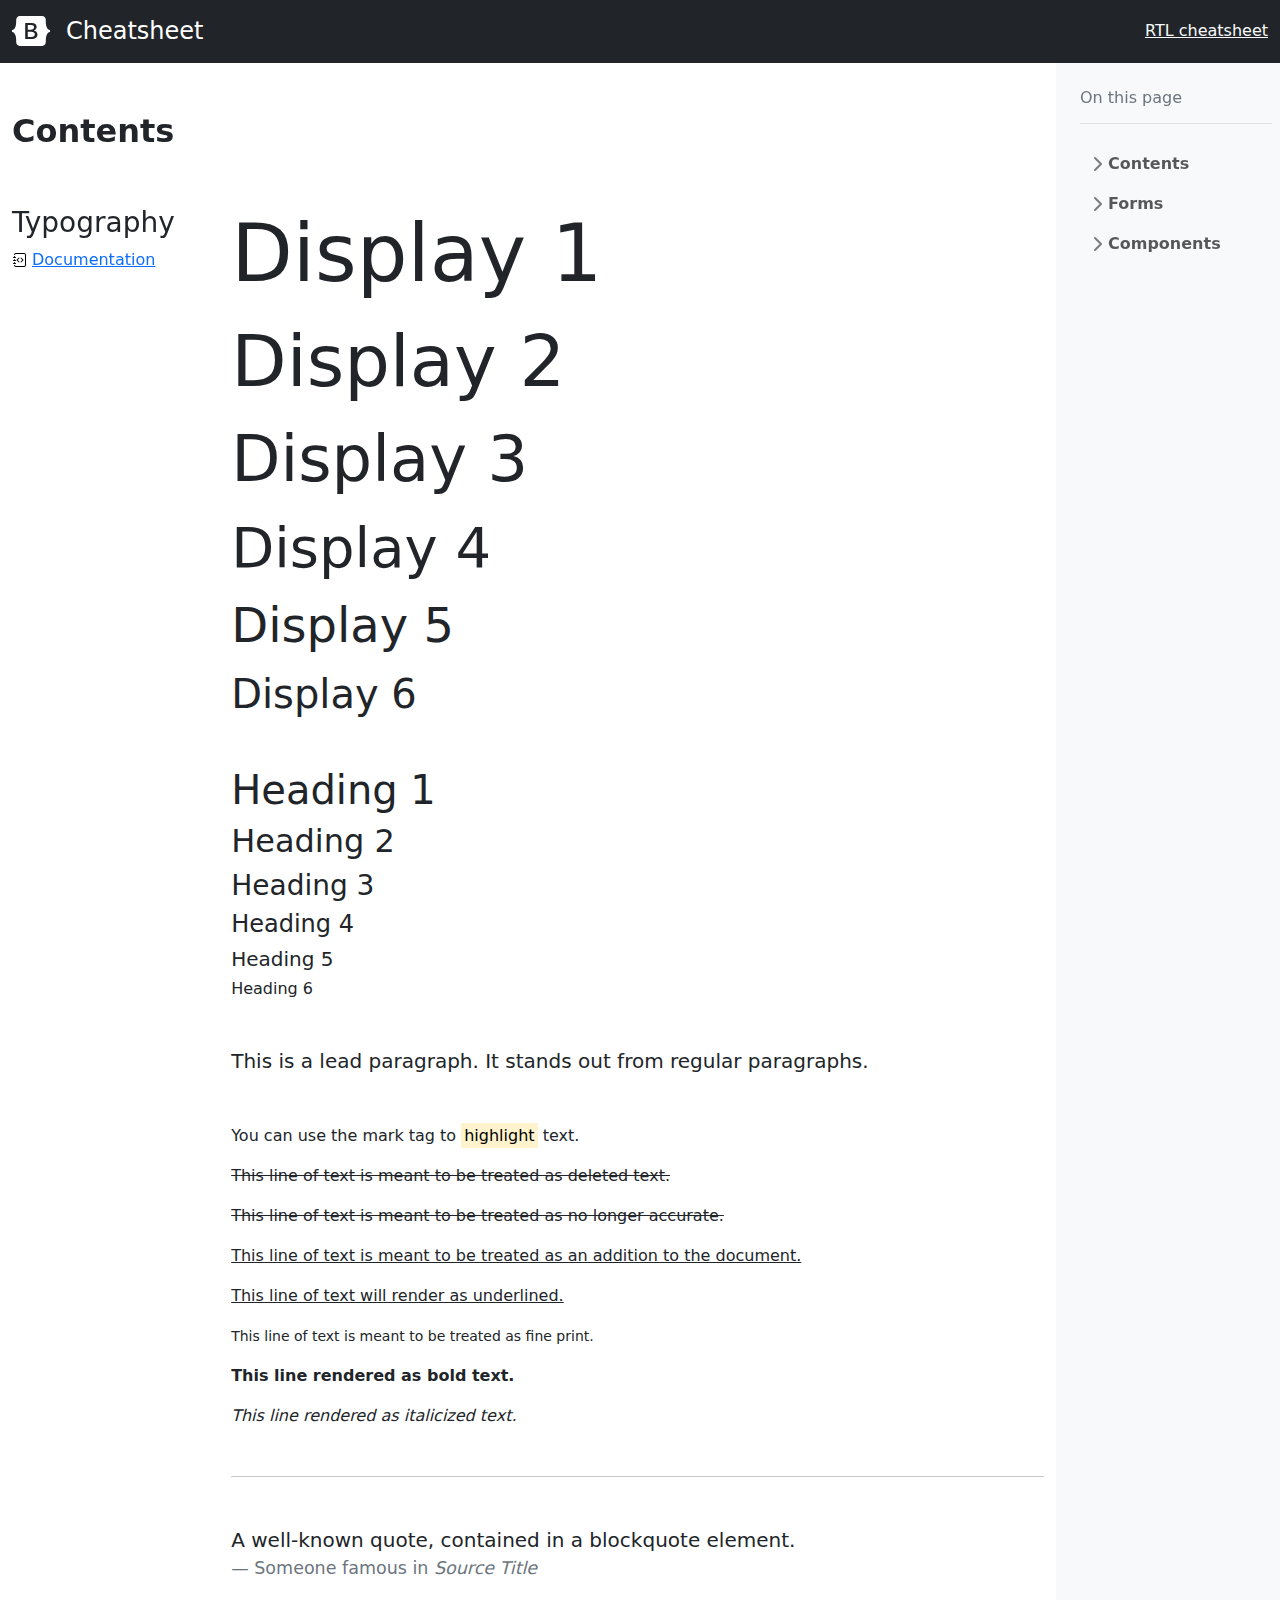
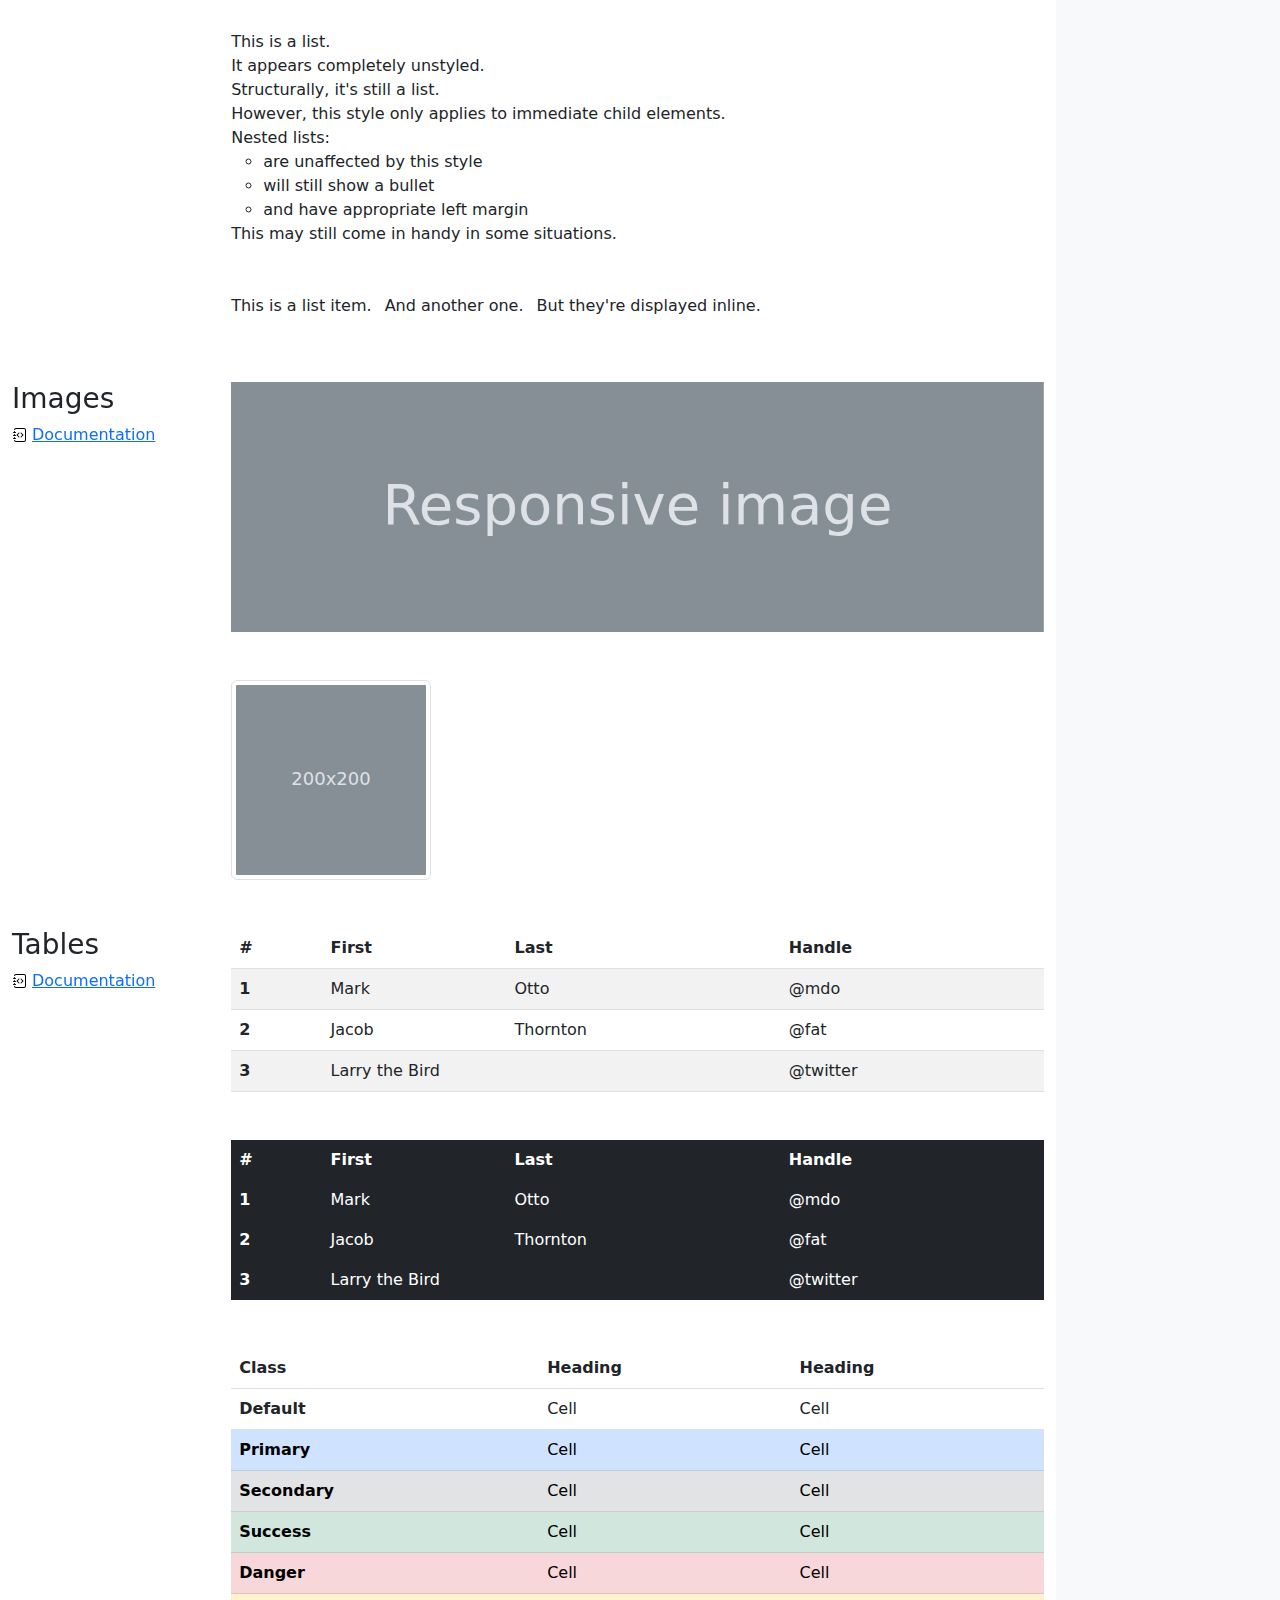
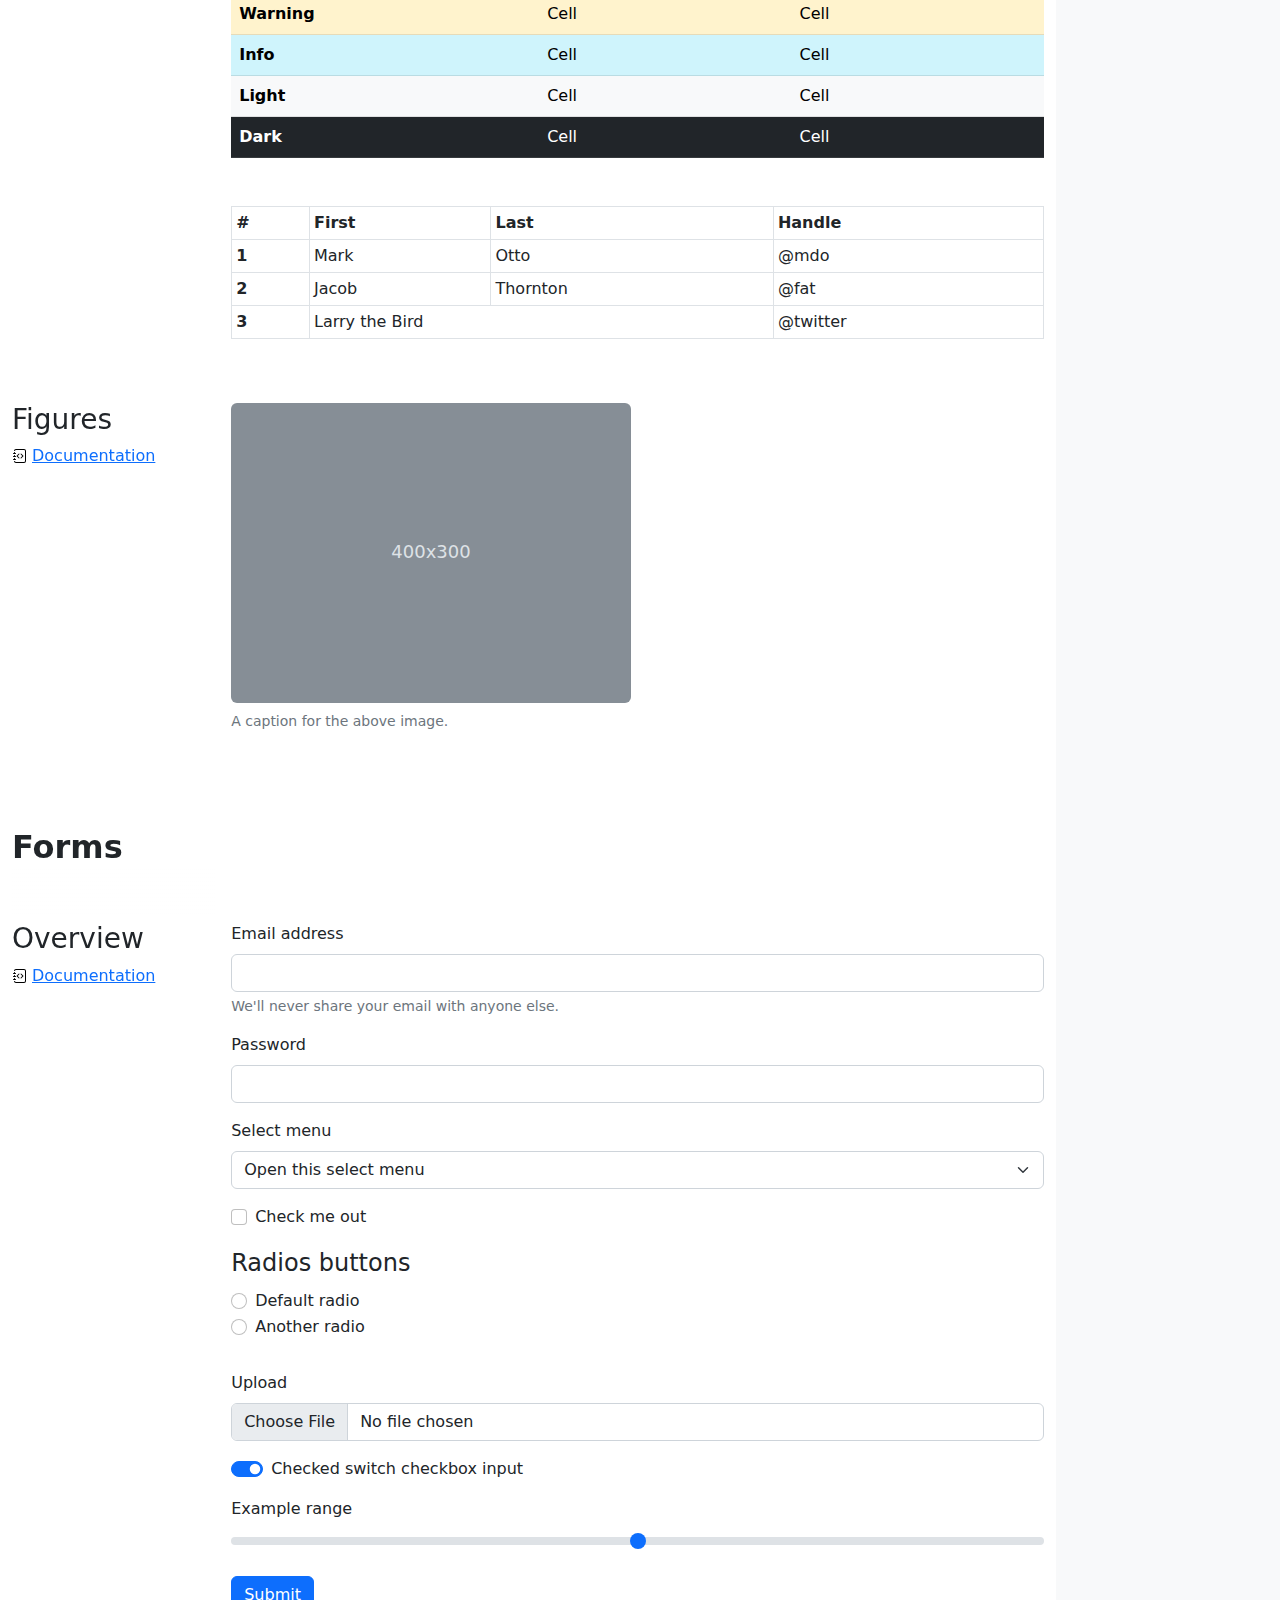
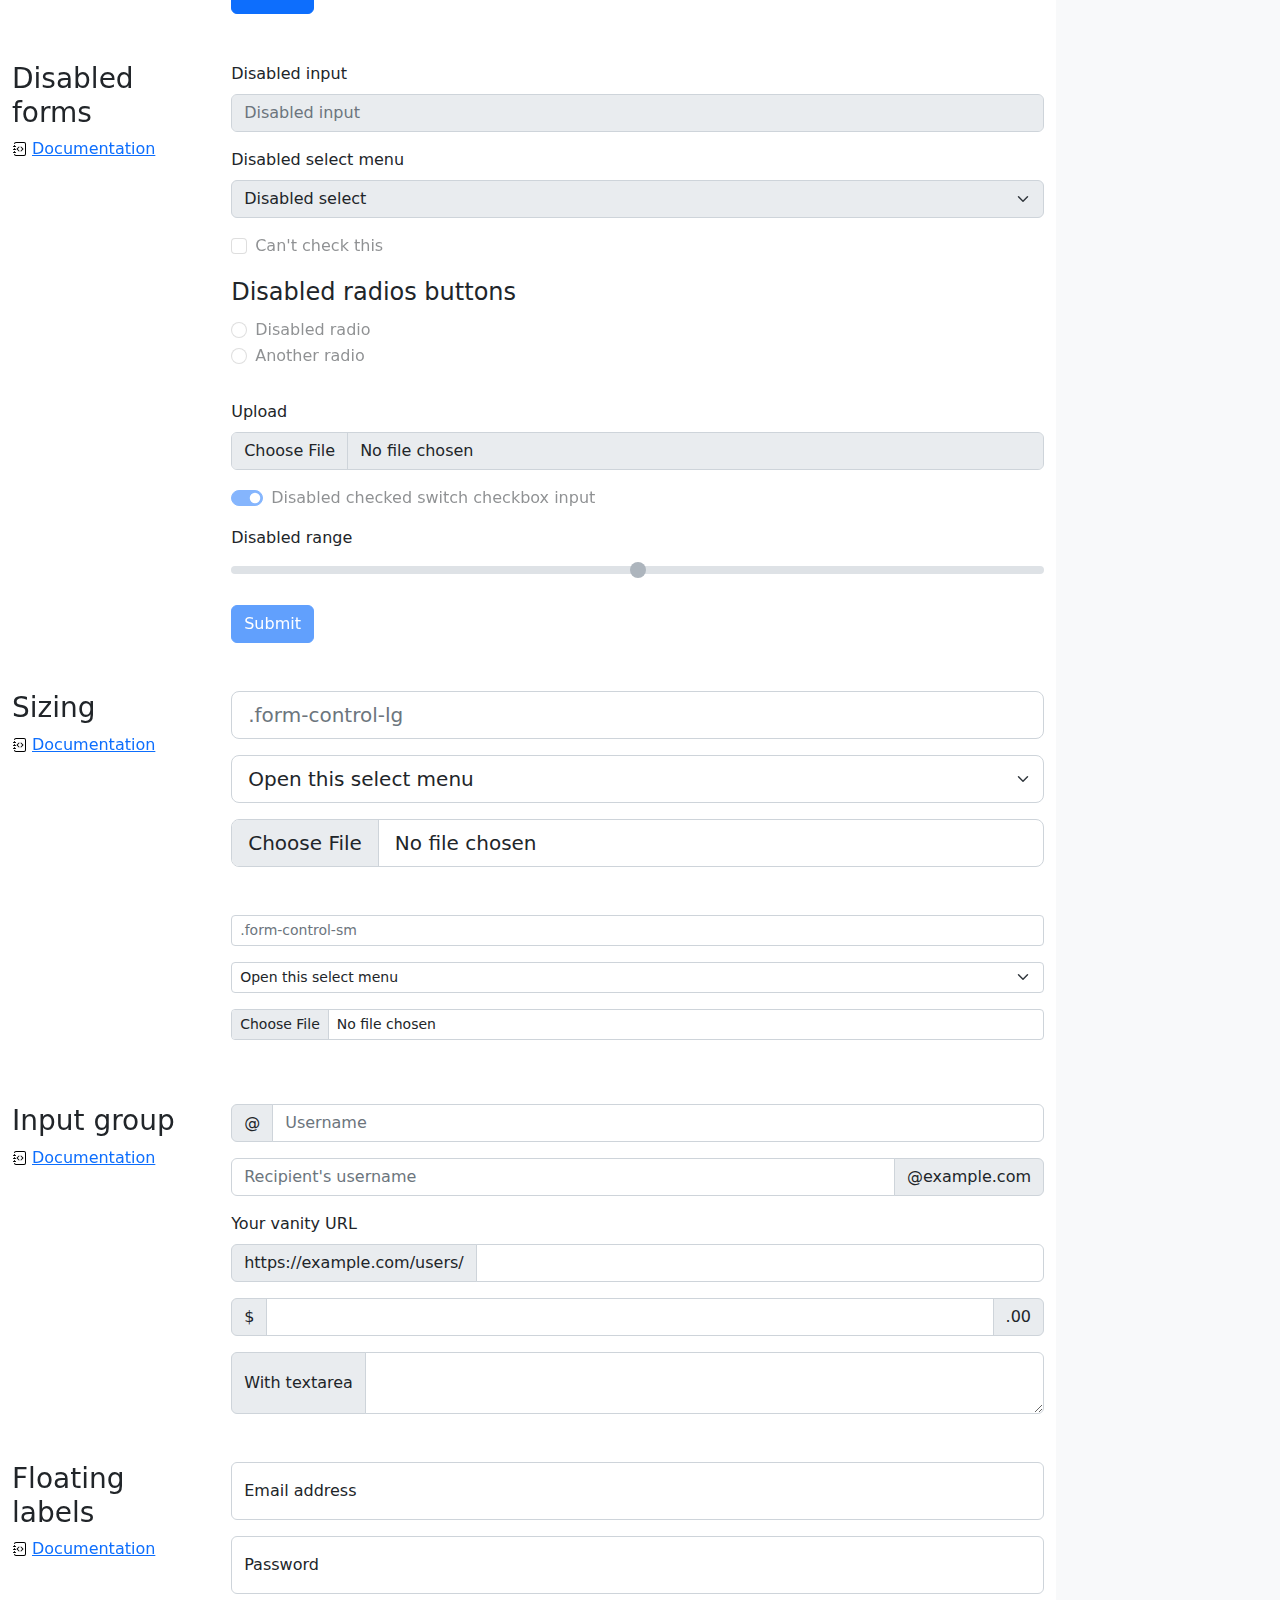
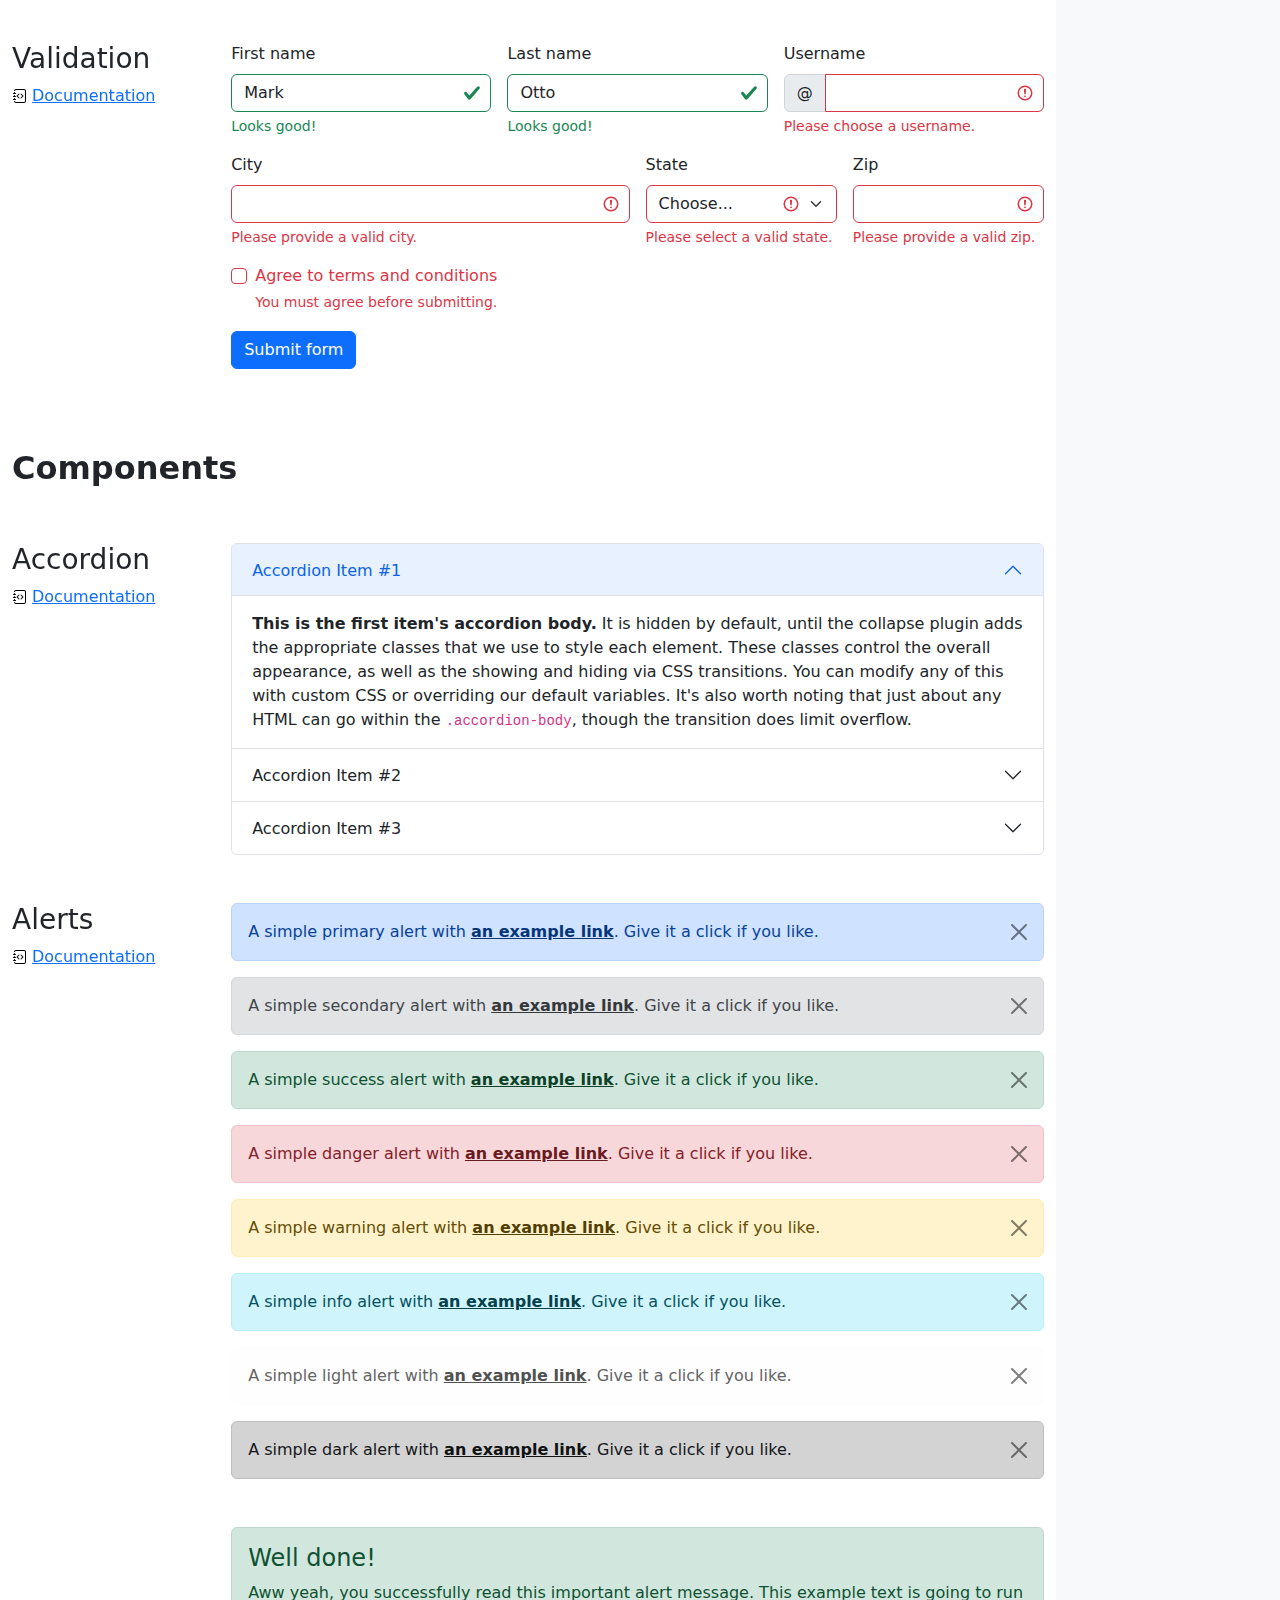
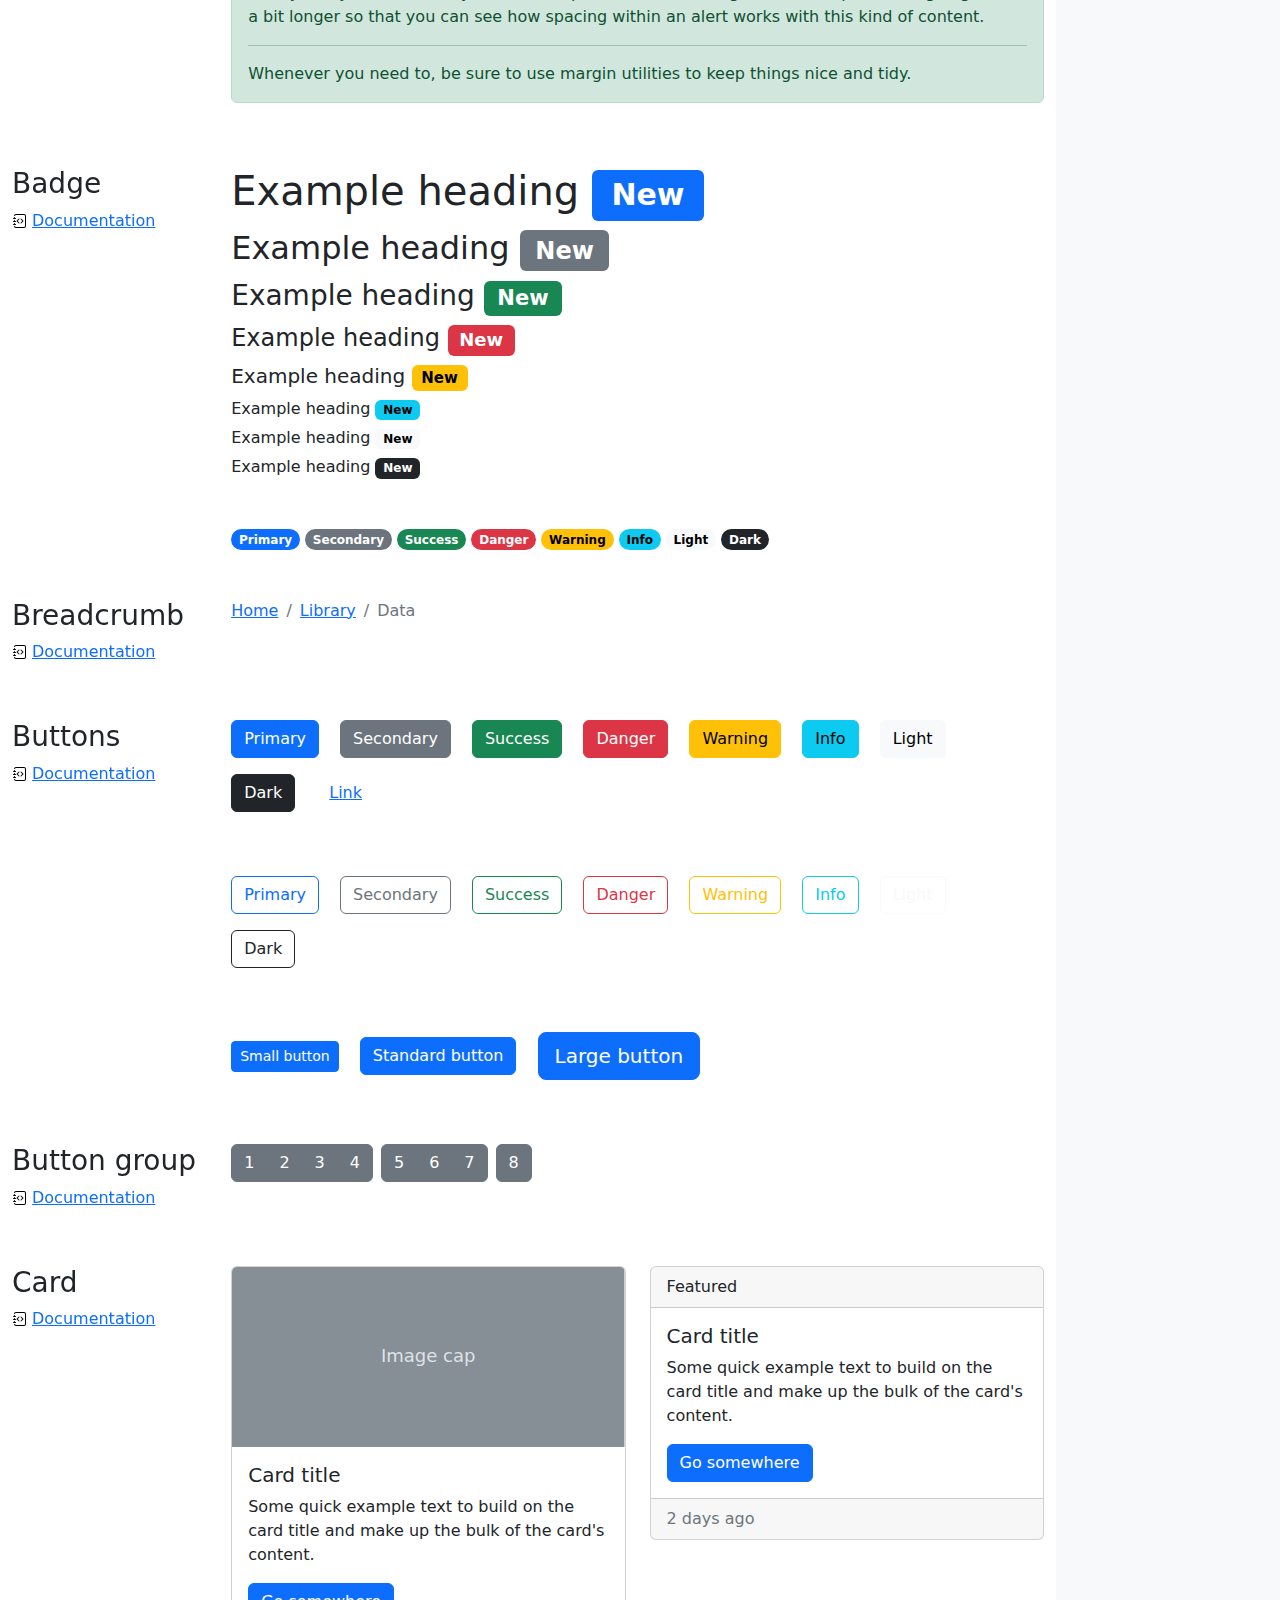
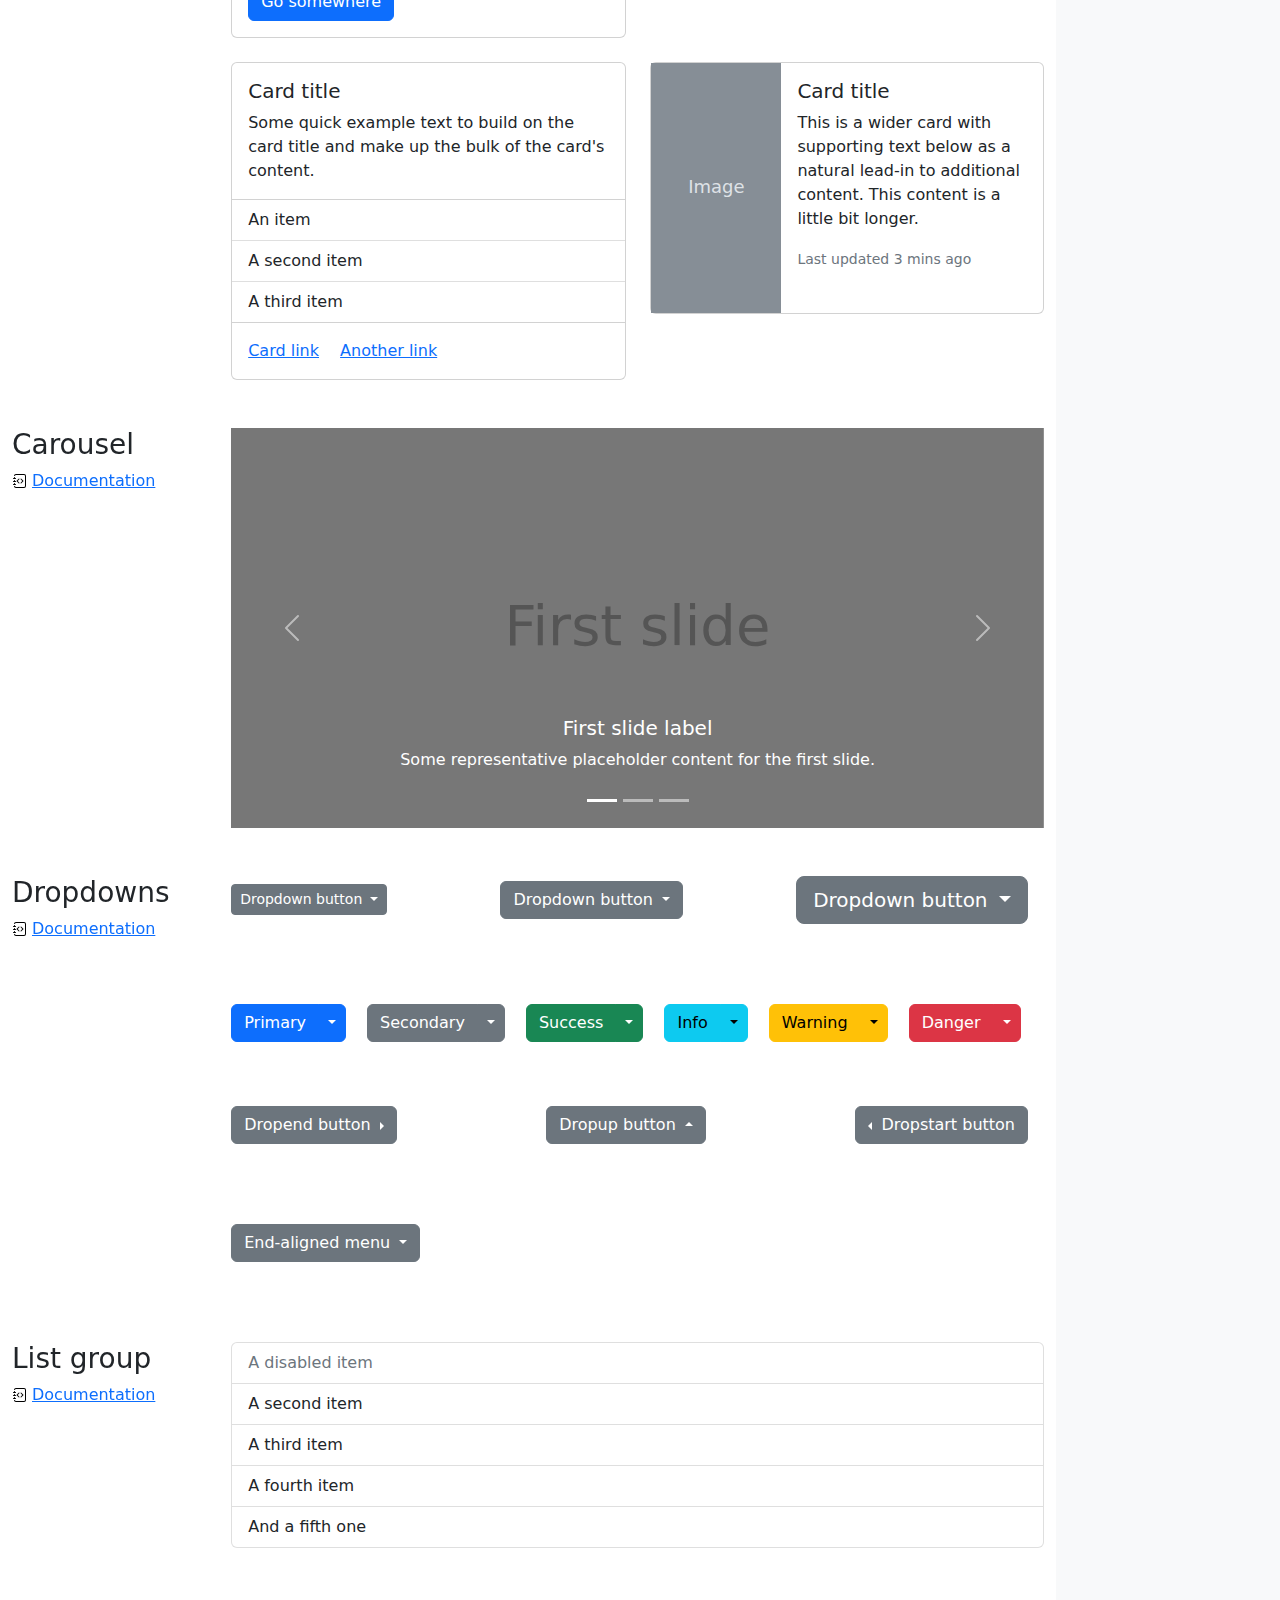
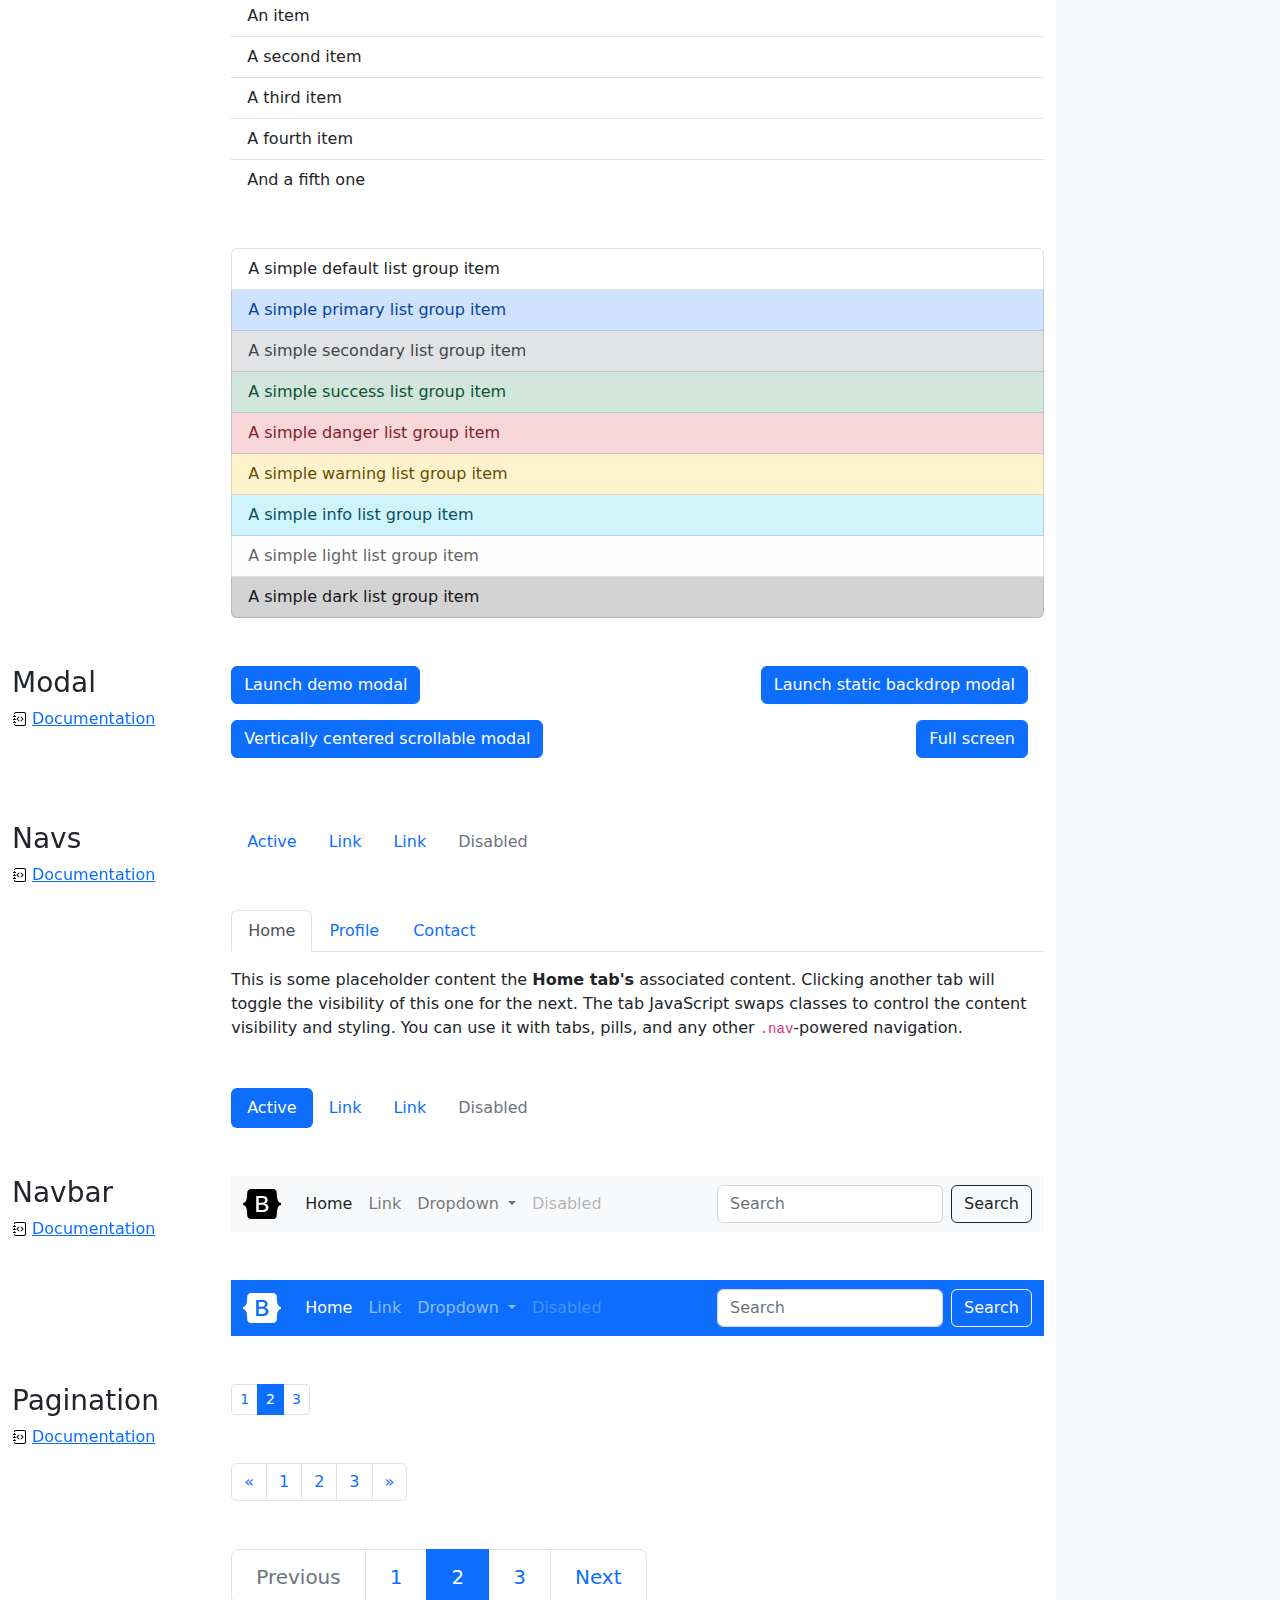
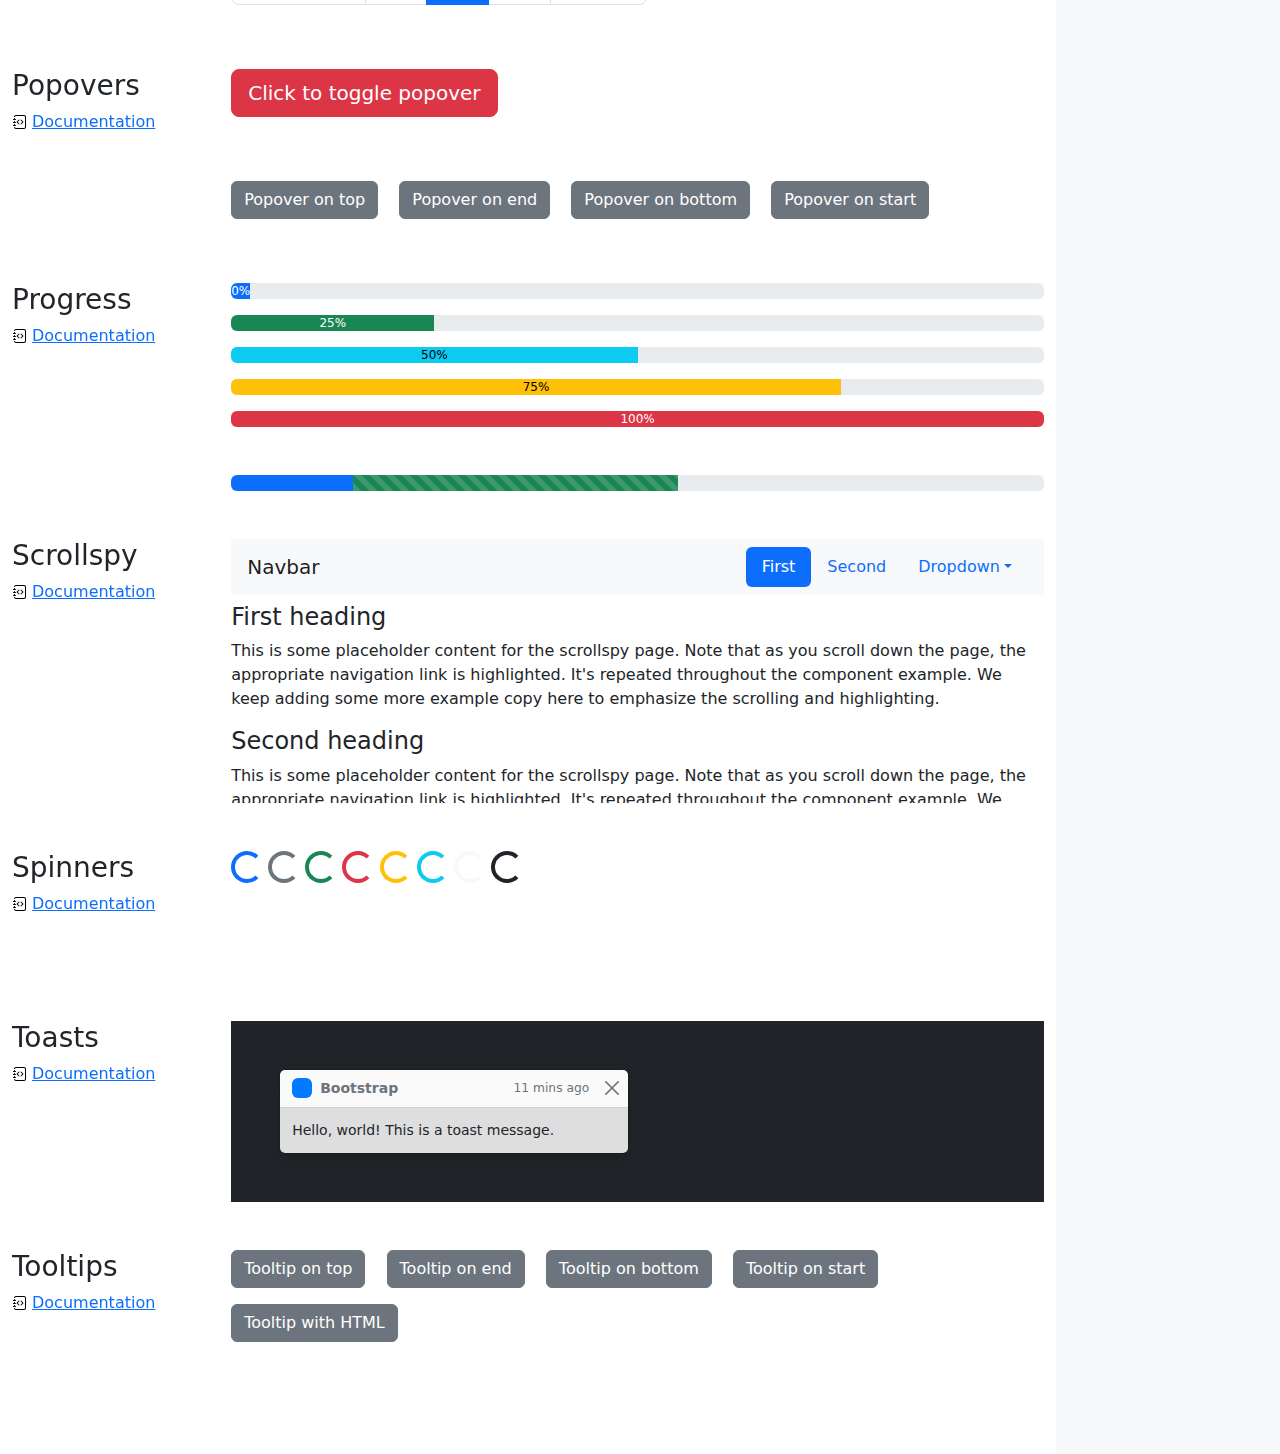
<file: bootstrap-5.2.2-examples/cheatsheet/index.html>
<!doctype html>
<html lang="en">
  <head>
    <meta charset="utf-8">
    <meta name="viewport" content="width=device-width, initial-scale=1">
    <meta name="description" content="">
    <meta name="author" content="Mark Otto, Jacob Thornton, and Bootstrap contributors">
    <meta name="generator" content="Hugo 0.104.2">
    <title>Cheatsheet · Bootstrap v5.2</title>

    <link rel="canonical" href="https://getbootstrap.com/docs/5.2/examples/cheatsheet/">

    

    

<link href="../assets/dist/css/bootstrap.min.css" rel="stylesheet">

    <style>
      .bd-placeholder-img {
        font-size: 1.125rem;
        text-anchor: middle;
        -webkit-user-select: none;
        -moz-user-select: none;
        user-select: none;
      }

      @media (min-width: 768px) {
        .bd-placeholder-img-lg {
          font-size: 3.5rem;
        }
      }

      .b-example-divider {
        height: 3rem;
        background-color: rgba(0, 0, 0, .1);
        border: solid rgba(0, 0, 0, .15);
        border-width: 1px 0;
        box-shadow: inset 0 .5em 1.5em rgba(0, 0, 0, .1), inset 0 .125em .5em rgba(0, 0, 0, .15);
      }

      .b-example-vr {
        flex-shrink: 0;
        width: 1.5rem;
        height: 100vh;
      }

      .bi {
        vertical-align: -.125em;
        fill: currentColor;
      }

      .nav-scroller {
        position: relative;
        z-index: 2;
        height: 2.75rem;
        overflow-y: hidden;
      }

      .nav-scroller .nav {
        display: flex;
        flex-wrap: nowrap;
        padding-bottom: 1rem;
        margin-top: -1px;
        overflow-x: auto;
        text-align: center;
        white-space: nowrap;
        -webkit-overflow-scrolling: touch;
      }
    </style>

    
    <!-- Custom styles for this template -->
    <link href="cheatsheet.css" rel="stylesheet">
  </head>
  <body class="bg-light">
    
<header class="bd-header bg-dark py-3 d-flex align-items-stretch border-bottom border-dark">
  <div class="container-fluid d-flex align-items-center">
    <h1 class="d-flex align-items-center fs-4 text-white mb-0">
      <img src="../assets/brand/bootstrap-logo-white.svg" width="38" height="30" class="me-3" alt="Bootstrap">
      Cheatsheet
    </h1>
    <a href="../examples/cheatsheet-rtl/" class="ms-auto link-light" hreflang="ar">RTL cheatsheet</a>
  </div>
</header>
<aside class="bd-aside sticky-xl-top text-muted align-self-start mb-3 mb-xl-5 px-2">
  <h2 class="h6 pt-4 pb-3 mb-4 border-bottom">On this page</h2>
  <nav class="small" id="toc">
    <ul class="list-unstyled">
      <li class="my-2">
        <button class="btn d-inline-flex align-items-center collapsed border-0" data-bs-toggle="collapse" aria-expanded="false" data-bs-target="#contents-collapse" aria-controls="contents-collapse">Contents</button>
        <ul class="list-unstyled ps-3 collapse" id="contents-collapse">
          <li><a class="d-inline-flex align-items-center rounded text-decoration-none" href="#typography">Typography</a></li>
          <li><a class="d-inline-flex align-items-center rounded text-decoration-none" href="#images">Images</a></li>
          <li><a class="d-inline-flex align-items-center rounded text-decoration-none" href="#tables">Tables</a></li>
          <li><a class="d-inline-flex align-items-center rounded text-decoration-none" href="#figures">Figures</a></li>
        </ul>
      </li>
      <li class="my-2">
        <button class="btn d-inline-flex align-items-center collapsed border-0" data-bs-toggle="collapse" aria-expanded="false" data-bs-target="#forms-collapse" aria-controls="forms-collapse">Forms</button>
        <ul class="list-unstyled ps-3 collapse" id="forms-collapse">
          <li><a class="d-inline-flex align-items-center rounded text-decoration-none" href="#overview">Overview</a></li>
          <li><a class="d-inline-flex align-items-center rounded text-decoration-none" href="#disabled-forms">Disabled forms</a></li>
          <li><a class="d-inline-flex align-items-center rounded text-decoration-none" href="#sizing">Sizing</a></li>
          <li><a class="d-inline-flex align-items-center rounded text-decoration-none" href="#input-group">Input group</a></li>
          <li><a class="d-inline-flex align-items-center rounded text-decoration-none" href="#floating-labels">Floating labels</a></li>
          <li><a class="d-inline-flex align-items-center rounded text-decoration-none" href="#validation">Validation</a></li>
        </ul>
      </li>
      <li class="my-2">
        <button class="btn d-inline-flex align-items-center collapsed border-0" data-bs-toggle="collapse" aria-expanded="false" data-bs-target="#components-collapse" aria-controls="components-collapse">Components</button>
        <ul class="list-unstyled ps-3 collapse" id="components-collapse">
          <li><a class="d-inline-flex align-items-center rounded text-decoration-none" href="#accordion">Accordion</a></li>
          <li><a class="d-inline-flex align-items-center rounded text-decoration-none" href="#alerts">Alerts</a></li>
          <li><a class="d-inline-flex align-items-center rounded text-decoration-none" href="#badge">Badge</a></li>
          <li><a class="d-inline-flex align-items-center rounded text-decoration-none" href="#breadcrumb">Breadcrumb</a></li>
          <li><a class="d-inline-flex align-items-center rounded text-decoration-none" href="#buttons">Buttons</a></li>
          <li><a class="d-inline-flex align-items-center rounded text-decoration-none" href="#button-group">Button group</a></li>
          <li><a class="d-inline-flex align-items-center rounded text-decoration-none" href="#card">Card</a></li>
          <li><a class="d-inline-flex align-items-center rounded text-decoration-none" href="#carousel">Carousel</a></li>
          <li><a class="d-inline-flex align-items-center rounded text-decoration-none" href="#dropdowns">Dropdowns</a></li>
          <li><a class="d-inline-flex align-items-center rounded text-decoration-none" href="#list-group">List group</a></li>
          <li><a class="d-inline-flex align-items-center rounded text-decoration-none" href="#modal">Modal</a></li>
          <li><a class="d-inline-flex align-items-center rounded text-decoration-none" href="#navs">Navs</a></li>
          <li><a class="d-inline-flex align-items-center rounded text-decoration-none" href="#navbar">Navbar</a></li>
          <li><a class="d-inline-flex align-items-center rounded text-decoration-none" href="#pagination">Pagination</a></li>
          <li><a class="d-inline-flex align-items-center rounded text-decoration-none" href="#popovers">Popovers</a></li>
          <li><a class="d-inline-flex align-items-center rounded text-decoration-none" href="#progress">Progress</a></li>
          <li><a class="d-inline-flex align-items-center rounded text-decoration-none" href="#scrollspy">Scrollspy</a></li>
          <li><a class="d-inline-flex align-items-center rounded text-decoration-none" href="#spinners">Spinners</a></li>
          <li><a class="d-inline-flex align-items-center rounded text-decoration-none" href="#toasts">Toasts</a></li>
          <li><a class="d-inline-flex align-items-center rounded text-decoration-none" href="#tooltips">Tooltips</a></li>
        </ul>
      </li>
    </ul>
  </nav>
</aside>
<div class="bd-cheatsheet container-fluid bg-body">
  <section id="content">
    <h2 class="sticky-xl-top fw-bold pt-3 pt-xl-5 pb-2 pb-xl-3">Contents</h2>

    <article class="my-3" id="typography">
      <div class="bd-heading sticky-xl-top align-self-start mt-5 mb-3 mt-xl-0 mb-xl-2">
        <h3>Typography</h3>
        <a class="d-flex align-items-center" href="../content/typography/">Documentation</a>
      </div>

      <div>
        <div class="bd-example-snippet bd-code-snippet"><div class="bd-example">
        <p class="display-1">Display 1</p>
        <p class="display-2">Display 2</p>
        <p class="display-3">Display 3</p>
        <p class="display-4">Display 4</p>
        <p class="display-5">Display 5</p>
        <p class="display-6">Display 6</p>
        </div></div>


        <div class="bd-example-snippet bd-code-snippet"><div class="bd-example">
        <p class="h1">Heading 1</p>
        <p class="h2">Heading 2</p>
        <p class="h3">Heading 3</p>
        <p class="h4">Heading 4</p>
        <p class="h5">Heading 5</p>
        <p class="h6">Heading 6</p>
        </div></div>


        <div class="bd-example-snippet bd-code-snippet"><div class="bd-example">
        <p class="lead">
          This is a lead paragraph. It stands out from regular paragraphs.
        </p>
        </div></div>


        <div class="bd-example-snippet bd-code-snippet"><div class="bd-example">
        <p>You can use the mark tag to <mark>highlight</mark> text.</p>
        <p><del>This line of text is meant to be treated as deleted text.</del></p>
        <p><s>This line of text is meant to be treated as no longer accurate.</s></p>
        <p><ins>This line of text is meant to be treated as an addition to the document.</ins></p>
        <p><u>This line of text will render as underlined.</u></p>
        <p><small>This line of text is meant to be treated as fine print.</small></p>
        <p><strong>This line rendered as bold text.</strong></p>
        <p><em>This line rendered as italicized text.</em></p>
        </div></div>


        <div class="bd-example-snippet bd-code-snippet"><div class="bd-example">
        <hr>
        </div></div>


        <div class="bd-example-snippet bd-code-snippet"><div class="bd-example">
        <blockquote class="blockquote">
          <p>A well-known quote, contained in a blockquote element.</p>
          <footer class="blockquote-footer">Someone famous in <cite title="Source Title">Source Title</cite></footer>
        </blockquote>
        </div></div>


        <div class="bd-example-snippet bd-code-snippet"><div class="bd-example">
        <ul class="list-unstyled">
          <li>This is a list.</li>
          <li>It appears completely unstyled.</li>
          <li>Structurally, it's still a list.</li>
          <li>However, this style only applies to immediate child elements.</li>
          <li>Nested lists:
            <ul>
              <li>are unaffected by this style</li>
              <li>will still show a bullet</li>
              <li>and have appropriate left margin</li>
            </ul>
          </li>
          <li>This may still come in handy in some situations.</li>
        </ul>
        </div></div>


        <div class="bd-example-snippet bd-code-snippet"><div class="bd-example">
        <ul class="list-inline">
          <li class="list-inline-item">This is a list item.</li>
          <li class="list-inline-item">And another one.</li>
          <li class="list-inline-item">But they're displayed inline.</li>
        </ul>
        </div></div>

      </div>
    </article>
    <article class="my-3" id="images">
      <div class="bd-heading sticky-xl-top align-self-start mt-5 mb-3 mt-xl-0 mb-xl-2">
        <h3>Images</h3>
        <a class="d-flex align-items-center" href="../content/images/">Documentation</a>
      </div>

      <div>
        <div class="bd-example-snippet bd-code-snippet"><div class="bd-example">
        <svg class="bd-placeholder-img bd-placeholder-img-lg img-fluid" width="100%" height="250" xmlns="http://www.w3.org/2000/svg" role="img" aria-label="Placeholder: Responsive image" preserveAspectRatio="xMidYMid slice" focusable="false"><title>Placeholder</title><rect width="100%" height="100%" fill="#868e96"/><text x="50%" y="50%" fill="#dee2e6" dy=".3em">Responsive image</text></svg>

        </div></div>


        <div class="bd-example-snippet bd-code-snippet"><div class="bd-example">
        <svg class="bd-placeholder-img img-thumbnail" width="200" height="200" xmlns="http://www.w3.org/2000/svg" role="img" aria-label="A generic square placeholder image with a white border around it, making it resemble a photograph taken with an old instant camera: 200x200" preserveAspectRatio="xMidYMid slice" focusable="false"><title>A generic square placeholder image with a white border around it, making it resemble a photograph taken with an old instant camera</title><rect width="100%" height="100%" fill="#868e96"/><text x="50%" y="50%" fill="#dee2e6" dy=".3em">200x200</text></svg>

        </div></div>

      </div>
    </article>
    <article class="my-3" id="tables">
      <div class="bd-heading sticky-xl-top align-self-start mt-5 mb-3 mt-xl-0 mb-xl-2">
        <h3>Tables</h3>
        <a class="d-flex align-items-center" href="../content/tables/">Documentation</a>
      </div>

      <div>
        <div class="bd-example-snippet bd-code-snippet"><div class="bd-example">
        <table class="table table-striped">
          <thead>
          <tr>
            <th scope="col">#</th>
            <th scope="col">First</th>
            <th scope="col">Last</th>
            <th scope="col">Handle</th>
          </tr>
          </thead>
          <tbody>
          <tr>
            <th scope="row">1</th>
            <td>Mark</td>
            <td>Otto</td>
            <td>@mdo</td>
          </tr>
          <tr>
            <th scope="row">2</th>
            <td>Jacob</td>
            <td>Thornton</td>
            <td>@fat</td>
          </tr>
          <tr>
            <th scope="row">3</th>
            <td colspan="2">Larry the Bird</td>
            <td>@twitter</td>
          </tr>
          </tbody>
        </table>
        </div></div>


        <div class="bd-example-snippet bd-code-snippet"><div class="bd-example">
        <table class="table table-dark table-borderless">
          <thead>
          <tr>
            <th scope="col">#</th>
            <th scope="col">First</th>
            <th scope="col">Last</th>
            <th scope="col">Handle</th>
          </tr>
          </thead>
          <tbody>
          <tr>
            <th scope="row">1</th>
            <td>Mark</td>
            <td>Otto</td>
            <td>@mdo</td>
          </tr>
          <tr>
            <th scope="row">2</th>
            <td>Jacob</td>
            <td>Thornton</td>
            <td>@fat</td>
          </tr>
          <tr>
            <th scope="row">3</th>
            <td colspan="2">Larry the Bird</td>
            <td>@twitter</td>
          </tr>
          </tbody>
        </table>
        </div></div>


        <div class="bd-example-snippet bd-code-snippet"><div class="bd-example">
        <table class="table table-hover">
          <thead>
          <tr>
            <th scope="col">Class</th>
            <th scope="col">Heading</th>
            <th scope="col">Heading</th>
          </tr>
          </thead>
          <tbody>
          <tr>
            <th scope="row">Default</th>
            <td>Cell</td>
            <td>Cell</td>
          </tr>
          
          <tr class="table-primary">
            <th scope="row">Primary</th>
            <td>Cell</td>
            <td>Cell</td>
          </tr>
          <tr class="table-secondary">
            <th scope="row">Secondary</th>
            <td>Cell</td>
            <td>Cell</td>
          </tr>
          <tr class="table-success">
            <th scope="row">Success</th>
            <td>Cell</td>
            <td>Cell</td>
          </tr>
          <tr class="table-danger">
            <th scope="row">Danger</th>
            <td>Cell</td>
            <td>Cell</td>
          </tr>
          <tr class="table-warning">
            <th scope="row">Warning</th>
            <td>Cell</td>
            <td>Cell</td>
          </tr>
          <tr class="table-info">
            <th scope="row">Info</th>
            <td>Cell</td>
            <td>Cell</td>
          </tr>
          <tr class="table-light">
            <th scope="row">Light</th>
            <td>Cell</td>
            <td>Cell</td>
          </tr>
          <tr class="table-dark">
            <th scope="row">Dark</th>
            <td>Cell</td>
            <td>Cell</td>
          </tr>
          </tbody>
        </table>
        </div></div>


        <div class="bd-example-snippet bd-code-snippet"><div class="bd-example">
        <table class="table table-sm table-bordered">
          <thead>
          <tr>
            <th scope="col">#</th>
            <th scope="col">First</th>
            <th scope="col">Last</th>
            <th scope="col">Handle</th>
          </tr>
          </thead>
          <tbody>
          <tr>
            <th scope="row">1</th>
            <td>Mark</td>
            <td>Otto</td>
            <td>@mdo</td>
          </tr>
          <tr>
            <th scope="row">2</th>
            <td>Jacob</td>
            <td>Thornton</td>
            <td>@fat</td>
          </tr>
          <tr>
            <th scope="row">3</th>
            <td colspan="2">Larry the Bird</td>
            <td>@twitter</td>
          </tr>
          </tbody>
        </table>
        </div></div>

      </div>
    </article>
    <article class="my-3" id="figures">
      <div class="bd-heading sticky-xl-top align-self-start mt-5 mb-3 mt-xl-0 mb-xl-2">
        <h3>Figures</h3>
        <a class="d-flex align-items-center" href="../content/figures/">Documentation</a>
      </div>

      <div>
        <div class="bd-example-snippet bd-code-snippet"><div class="bd-example">
        <figure class="figure">
          <svg class="bd-placeholder-img figure-img img-fluid rounded" width="400" height="300" xmlns="http://www.w3.org/2000/svg" role="img" aria-label="Placeholder: 400x300" preserveAspectRatio="xMidYMid slice" focusable="false"><title>Placeholder</title><rect width="100%" height="100%" fill="#868e96"/><text x="50%" y="50%" fill="#dee2e6" dy=".3em">400x300</text></svg>

          <figcaption class="figure-caption">A caption for the above image.</figcaption>
        </figure>
        </div></div>

      </div>
    </article>
  </section>

  <section id="forms">
    <h2 class="sticky-xl-top fw-bold pt-3 pt-xl-5 pb-2 pb-xl-3">Forms</h2>

    <article class="my-3" id="overview">
      <div class="bd-heading sticky-xl-top align-self-start mt-5 mb-3 mt-xl-0 mb-xl-2">
        <h3>Overview</h3>
        <a class="d-flex align-items-center" href="../forms/overview/">Documentation</a>
      </div>

      <div>
        <div class="bd-example-snippet bd-code-snippet"><div class="bd-example">
        <form>
          <div class="mb-3">
            <label for="exampleInputEmail1" class="form-label">Email address</label>
            <input type="email" class="form-control" id="exampleInputEmail1" aria-describedby="emailHelp">
            <div id="emailHelp" class="form-text">We'll never share your email with anyone else.</div>
          </div>
          <div class="mb-3">
            <label for="exampleInputPassword1" class="form-label">Password</label>
            <input type="password" class="form-control" id="exampleInputPassword1">
          </div>
          <div class="mb-3">
            <label for="exampleSelect" class="form-label">Select menu</label>
            <select class="form-select" id="exampleSelect">
              <option selected>Open this select menu</option>
              <option value="1">One</option>
              <option value="2">Two</option>
              <option value="3">Three</option>
            </select>
          </div>
          <div class="mb-3 form-check">
            <input type="checkbox" class="form-check-input" id="exampleCheck1">
            <label class="form-check-label" for="exampleCheck1">Check me out</label>
          </div>
          <fieldset class="mb-3">
            <legend>Radios buttons</legend>
            <div class="form-check">
              <input type="radio" name="radios" class="form-check-input" id="exampleRadio1">
              <label class="form-check-label" for="exampleRadio1">Default radio</label>
            </div>
            <div class="mb-3 form-check">
              <input type="radio" name="radios" class="form-check-input" id="exampleRadio2">
              <label class="form-check-label" for="exampleRadio2">Another radio</label>
            </div>
          </fieldset>
          <div class="mb-3">
            <label class="form-label" for="customFile">Upload</label>
            <input type="file" class="form-control" id="customFile">
          </div>
          <div class="mb-3 form-check form-switch">
            <input class="form-check-input" type="checkbox" role="switch" id="flexSwitchCheckChecked" checked>
            <label class="form-check-label" for="flexSwitchCheckChecked">Checked switch checkbox input</label>
          </div>
          <div class="mb-3">
            <label for="customRange3" class="form-label">Example range</label>
            <input type="range" class="form-range" min="0" max="5" step="0.5" id="customRange3">
          </div>
          <button type="submit" class="btn btn-primary">Submit</button>
        </form>
        </div></div>

      </div>
    </article>
    <article class="my-3" id="disabled-forms">
      <div class="bd-heading sticky-xl-top align-self-start mt-5 mb-3 mt-xl-0 mb-xl-2">
        <h3>Disabled forms</h3>
        <a class="d-flex align-items-center" href="../forms/overview/#disabled-forms">Documentation</a>
      </div>

      <div>
        <div class="bd-example-snippet bd-code-snippet"><div class="bd-example">
        <form>
          <fieldset disabled aria-label="Disabled fieldset example">
            <div class="mb-3">
              <label for="disabledTextInput" class="form-label">Disabled input</label>
              <input type="text" id="disabledTextInput" class="form-control" placeholder="Disabled input">
            </div>
            <div class="mb-3">
              <label for="disabledSelect" class="form-label">Disabled select menu</label>
              <select id="disabledSelect" class="form-select">
                <option>Disabled select</option>
              </select>
            </div>
            <div class="mb-3">
              <div class="form-check">
                <input class="form-check-input" type="checkbox" id="disabledFieldsetCheck" disabled>
                <label class="form-check-label" for="disabledFieldsetCheck">
                  Can't check this
                </label>
              </div>
            </div>
            <fieldset class="mb-3">
              <legend>Disabled radios buttons</legend>
              <div class="form-check">
                <input type="radio" name="radios" class="form-check-input" id="disabledRadio1" disabled>
                <label class="form-check-label" for="disabledRadio1">Disabled radio</label>
              </div>
              <div class="mb-3 form-check">
                <input type="radio" name="radios" class="form-check-input" id="disabledRadio2" disabled>
                <label class="form-check-label" for="disabledRadio2">Another radio</label>
              </div>
            </fieldset>
            <div class="mb-3">
              <label class="form-label" for="disabledCustomFile">Upload</label>
              <input type="file" class="form-control" id="disabledCustomFile" disabled>
            </div>
            <div class="mb-3 form-check form-switch">
              <input class="form-check-input" type="checkbox" role="switch" id="disabledSwitchCheckChecked" checked disabled>
              <label class="form-check-label" for="disabledSwitchCheckChecked">Disabled checked switch checkbox input</label>
            </div>
            <div class="mb-3">
              <label for="disabledRange" class="form-label">Disabled range</label>
              <input type="range" class="form-range" min="0" max="5" step="0.5" id="disabledRange">
            </div>
            <button type="submit" class="btn btn-primary">Submit</button>
          </fieldset>
        </form>
        </div></div>

      </div>
    </article>
    <article class="my-3" id="sizing">
      <div class="bd-heading sticky-xl-top align-self-start mt-5 mb-3 mt-xl-0 mb-xl-2">
        <h3>Sizing</h3>
        <a class="d-flex align-items-center" href="../forms/form-control/#sizing">Documentation</a>
      </div>

      <div>
        <div class="bd-example-snippet bd-code-snippet"><div class="bd-example">
        <div class="mb-3">
          <input class="form-control form-control-lg" type="text" placeholder=".form-control-lg" aria-label=".form-control-lg example">
        </div>
        <div class="mb-3">
          <select class="form-select form-select-lg" aria-label=".form-select-lg example">
            <option selected>Open this select menu</option>
            <option value="1">One</option>
            <option value="2">Two</option>
            <option value="3">Three</option>
          </select>
        </div>
        <div class="mb-3">
          <input type="file" class="form-control form-control-lg" aria-label="Large file input example">
        </div>
        </div></div>


        <div class="bd-example-snippet bd-code-snippet"><div class="bd-example">
        <div class="mb-3">
          <input class="form-control form-control-sm" type="text" placeholder=".form-control-sm" aria-label=".form-control-sm example">
        </div>
        <div class="mb-3">
          <select class="form-select form-select-sm" aria-label=".form-select-sm example">
            <option selected>Open this select menu</option>
            <option value="1">One</option>
            <option value="2">Two</option>
            <option value="3">Three</option>
          </select>
        </div>
        <div class="mb-3">
          <input type="file" class="form-control form-control-sm" aria-label="Small file input example">
        </div>
        </div></div>

      </div>
    </article>
    <article class="my-3" id="input-group">
      <div class="bd-heading sticky-xl-top align-self-start mt-5 mb-3 mt-xl-0 mb-xl-2">
        <h3>Input group</h3>
        <a class="d-flex align-items-center" href="../forms/input-group/">Documentation</a>
      </div>

      <div>
        <div class="bd-example-snippet bd-code-snippet"><div class="bd-example">
        <div class="input-group mb-3">
          <span class="input-group-text" id="basic-addon1">@</span>
          <input type="text" class="form-control" placeholder="Username" aria-label="Username" aria-describedby="basic-addon1">
        </div>
        <div class="input-group mb-3">
          <input type="text" class="form-control" placeholder="Recipient's username" aria-label="Recipient's username" aria-describedby="basic-addon2">
          <span class="input-group-text" id="basic-addon2">@example.com</span>
        </div>
        <label for="basic-url" class="form-label">Your vanity URL</label>
        <div class="input-group mb-3">
          <span class="input-group-text" id="basic-addon3">https://example.com/users/</span>
          <input type="text" class="form-control" id="basic-url" aria-describedby="basic-addon3">
        </div>
        <div class="input-group mb-3">
          <span class="input-group-text">$</span>
          <input type="text" class="form-control" aria-label="Amount (to the nearest dollar)">
          <span class="input-group-text">.00</span>
        </div>
        <div class="input-group">
          <span class="input-group-text">With textarea</span>
          <textarea class="form-control" aria-label="With textarea"></textarea>
        </div>
        </div></div>

      </div>
    </article>
    <article class="my-3" id="floating-labels">
      <div class="bd-heading sticky-xl-top align-self-start mt-5 mb-3 mt-xl-0 mb-xl-2">
        <h3>Floating labels</h3>
        <a class="d-flex align-items-center" href="../forms/floating-labels/">Documentation</a>
      </div>

      <div>
        <div class="bd-example-snippet bd-code-snippet"><div class="bd-example">
        <form>
          <div class="form-floating mb-3">
            <input type="email" class="form-control" id="floatingInput" placeholder="name@example.com">
            <label for="floatingInput">Email address</label>
          </div>
          <div class="form-floating">
            <input type="password" class="form-control" id="floatingPassword" placeholder="Password">
            <label for="floatingPassword">Password</label>
          </div>
        </form>
        </div></div>

      </div>
    </article>
    <article class="my-3" id="validation">
      <div class="bd-heading sticky-xl-top align-self-start mt-5 mb-3 mt-xl-0 mb-xl-2">
        <h3>Validation</h3>
        <a class="d-flex align-items-center" href="../forms/validation/">Documentation</a>
      </div>

      <div>
        <div class="bd-example-snippet bd-code-snippet"><div class="bd-example">
        <form class="row g-3">
          <div class="col-md-4">
            <label for="validationServer01" class="form-label">First name</label>
            <input type="text" class="form-control is-valid" id="validationServer01" value="Mark" required>
            <div class="valid-feedback">
              Looks good!
            </div>
          </div>
          <div class="col-md-4">
            <label for="validationServer02" class="form-label">Last name</label>
            <input type="text" class="form-control is-valid" id="validationServer02" value="Otto" required>
            <div class="valid-feedback">
              Looks good!
            </div>
          </div>
          <div class="col-md-4">
            <label for="validationServerUsername" class="form-label">Username</label>
            <div class="input-group has-validation">
              <span class="input-group-text" id="inputGroupPrepend3">@</span>
              <input type="text" class="form-control is-invalid" id="validationServerUsername" aria-describedby="inputGroupPrepend3" required>
              <div class="invalid-feedback">
                Please choose a username.
              </div>
            </div>
          </div>
          <div class="col-md-6">
            <label for="validationServer03" class="form-label">City</label>
            <input type="text" class="form-control is-invalid" id="validationServer03" required>
            <div class="invalid-feedback">
              Please provide a valid city.
            </div>
          </div>
          <div class="col-md-3">
            <label for="validationServer04" class="form-label">State</label>
            <select class="form-select is-invalid" id="validationServer04" required>
              <option selected disabled value="">Choose...</option>
              <option>...</option>
            </select>
            <div class="invalid-feedback">
              Please select a valid state.
            </div>
          </div>
          <div class="col-md-3">
            <label for="validationServer05" class="form-label">Zip</label>
            <input type="text" class="form-control is-invalid" id="validationServer05" required>
            <div class="invalid-feedback">
              Please provide a valid zip.
            </div>
          </div>
          <div class="col-12">
            <div class="form-check">
              <input class="form-check-input is-invalid" type="checkbox" value="" id="invalidCheck3" required>
              <label class="form-check-label" for="invalidCheck3">
                Agree to terms and conditions
              </label>
              <div class="invalid-feedback">
                You must agree before submitting.
              </div>
            </div>
          </div>
          <div class="col-12">
            <button class="btn btn-primary" type="submit">Submit form</button>
          </div>
        </form>
        </div></div>

      </div>
    </article>
  </section>

  <section id="components">
    <h2 class="sticky-xl-top fw-bold pt-3 pt-xl-5 pb-2 pb-xl-3">Components</h2>

    <article class="my-3" id="accordion">
      <div class="bd-heading sticky-xl-top align-self-start mt-5 mb-3 mt-xl-0 mb-xl-2">
        <h3>Accordion</h3>
        <a class="d-flex align-items-center" href="../components/accordion/">Documentation</a>
      </div>

      <div>
        <div class="bd-example-snippet bd-code-snippet"><div class="bd-example">
        <div class="accordion" id="accordionExample">
          <div class="accordion-item">
            <h4 class="accordion-header" id="headingOne">
              <button class="accordion-button" type="button" data-bs-toggle="collapse" data-bs-target="#collapseOne" aria-expanded="true" aria-controls="collapseOne">
                Accordion Item #1
              </button>
            </h4>
            <div id="collapseOne" class="accordion-collapse collapse show" aria-labelledby="headingOne" data-bs-parent="#accordionExample">
              <div class="accordion-body">
                <strong>This is the first item's accordion body.</strong> It is hidden by default, until the collapse plugin adds the appropriate classes that we use to style each element. These classes control the overall appearance, as well as the showing and hiding via CSS transitions. You can modify any of this with custom CSS or overriding our default variables. It's also worth noting that just about any HTML can go within the <code>.accordion-body</code>, though the transition does limit overflow.
              </div>
            </div>
          </div>
          <div class="accordion-item">
            <h4 class="accordion-header" id="headingTwo">
              <button class="accordion-button collapsed" type="button" data-bs-toggle="collapse" data-bs-target="#collapseTwo" aria-expanded="false" aria-controls="collapseTwo">
                Accordion Item #2
              </button>
            </h4>
            <div id="collapseTwo" class="accordion-collapse collapse" aria-labelledby="headingTwo" data-bs-parent="#accordionExample">
              <div class="accordion-body">
                <strong>This is the second item's accordion body.</strong> It is hidden by default, until the collapse plugin adds the appropriate classes that we use to style each element. These classes control the overall appearance, as well as the showing and hiding via CSS transitions. You can modify any of this with custom CSS or overriding our default variables. It's also worth noting that just about any HTML can go within the <code>.accordion-body</code>, though the transition does limit overflow.
              </div>
            </div>
          </div>
          <div class="accordion-item">
            <h4 class="accordion-header" id="headingThree">
              <button class="accordion-button collapsed" type="button" data-bs-toggle="collapse" data-bs-target="#collapseThree" aria-expanded="false" aria-controls="collapseThree">
                Accordion Item #3
              </button>
            </h4>
            <div id="collapseThree" class="accordion-collapse collapse" aria-labelledby="headingThree" data-bs-parent="#accordionExample">
              <div class="accordion-body">
                <strong>This is the third item's accordion body.</strong> It is hidden by default, until the collapse plugin adds the appropriate classes that we use to style each element. These classes control the overall appearance, as well as the showing and hiding via CSS transitions. You can modify any of this with custom CSS or overriding our default variables. It's also worth noting that just about any HTML can go within the <code>.accordion-body</code>, though the transition does limit overflow.
              </div>
            </div>
          </div>
        </div>
        </div></div>

      </div>
    </article>
    <article class="my-3" id="alerts">
      <div class="bd-heading sticky-xl-top align-self-start mt-5 mb-3 mt-xl-0 mb-xl-2">
        <h3>Alerts</h3>
        <a class="d-flex align-items-center" href="../components/alerts/">Documentation</a>
      </div>

      <div>
        <div class="bd-example-snippet bd-code-snippet"><div class="bd-example">
        
        <div class="alert alert-primary alert-dismissible fade show" role="alert">
          A simple primary alert with <a href="#" class="alert-link">an example link</a>. Give it a click if you like.
          <button type="button" class="btn-close" data-bs-dismiss="alert" aria-label="Close"></button>
        </div>
        <div class="alert alert-secondary alert-dismissible fade show" role="alert">
          A simple secondary alert with <a href="#" class="alert-link">an example link</a>. Give it a click if you like.
          <button type="button" class="btn-close" data-bs-dismiss="alert" aria-label="Close"></button>
        </div>
        <div class="alert alert-success alert-dismissible fade show" role="alert">
          A simple success alert with <a href="#" class="alert-link">an example link</a>. Give it a click if you like.
          <button type="button" class="btn-close" data-bs-dismiss="alert" aria-label="Close"></button>
        </div>
        <div class="alert alert-danger alert-dismissible fade show" role="alert">
          A simple danger alert with <a href="#" class="alert-link">an example link</a>. Give it a click if you like.
          <button type="button" class="btn-close" data-bs-dismiss="alert" aria-label="Close"></button>
        </div>
        <div class="alert alert-warning alert-dismissible fade show" role="alert">
          A simple warning alert with <a href="#" class="alert-link">an example link</a>. Give it a click if you like.
          <button type="button" class="btn-close" data-bs-dismiss="alert" aria-label="Close"></button>
        </div>
        <div class="alert alert-info alert-dismissible fade show" role="alert">
          A simple info alert with <a href="#" class="alert-link">an example link</a>. Give it a click if you like.
          <button type="button" class="btn-close" data-bs-dismiss="alert" aria-label="Close"></button>
        </div>
        <div class="alert alert-light alert-dismissible fade show" role="alert">
          A simple light alert with <a href="#" class="alert-link">an example link</a>. Give it a click if you like.
          <button type="button" class="btn-close" data-bs-dismiss="alert" aria-label="Close"></button>
        </div>
        <div class="alert alert-dark alert-dismissible fade show" role="alert">
          A simple dark alert with <a href="#" class="alert-link">an example link</a>. Give it a click if you like.
          <button type="button" class="btn-close" data-bs-dismiss="alert" aria-label="Close"></button>
        </div>
        </div></div>


        <div class="bd-example-snippet bd-code-snippet"><div class="bd-example">
        <div class="alert alert-success" role="alert">
          <h4 class="alert-heading">Well done!</h4>
          <p>Aww yeah, you successfully read this important alert message. This example text is going to run a bit longer so that you can see how spacing within an alert works with this kind of content.</p>
          <hr>
          <p class="mb-0">Whenever you need to, be sure to use margin utilities to keep things nice and tidy.</p>
        </div>
        </div></div>

      </div>
    </article>
    <article class="my-3" id="badge">
      <div class="bd-heading sticky-xl-top align-self-start mt-5 mb-3 mt-xl-0 mb-xl-2">
        <h3>Badge</h3>
        <a class="d-flex align-items-center" href="../components/badge/">Documentation</a>
      </div>

      <div>
        <div class="bd-example-snippet bd-code-snippet"><div class="bd-example">
        <p class="h1">Example heading <span class="badge bg-primary">New</span></p>
        <p class="h2">Example heading <span class="badge bg-secondary">New</span></p>
        <p class="h3">Example heading <span class="badge bg-success">New</span></p>
        <p class="h4">Example heading <span class="badge bg-danger">New</span></p>
        <p class="h5">Example heading <span class="badge text-bg-warning">New</span></p>
        <p class="h6">Example heading <span class="badge text-bg-info">New</span></p>
        <p class="h6">Example heading <span class="badge text-bg-light">New</span></p>
        <p class="h6">Example heading <span class="badge bg-dark">New</span></p>
        </div></div>


        <div class="bd-example-snippet bd-code-snippet"><div class="bd-example">
        
        <span class="badge rounded-pill bg-primary">Primary</span>
        <span class="badge rounded-pill bg-secondary">Secondary</span>
        <span class="badge rounded-pill bg-success">Success</span>
        <span class="badge rounded-pill bg-danger">Danger</span>
        <span class="badge rounded-pill text-bg-warning">Warning</span>
        <span class="badge rounded-pill text-bg-info">Info</span>
        <span class="badge rounded-pill text-bg-light">Light</span>
        <span class="badge rounded-pill bg-dark">Dark</span>
        </div></div>

      </div>
    </article>
    <article class="my-3" id="breadcrumb">
      <div class="bd-heading sticky-xl-top align-self-start mt-5 mb-3 mt-xl-0 mb-xl-2">
        <h3>Breadcrumb</h3>
        <a class="d-flex align-items-center" href="../components/breadcrumb/">Documentation</a>
      </div>

      <div>
        <div class="bd-example-snippet bd-code-snippet"><div class="bd-example">
        <nav aria-label="breadcrumb">
          <ol class="breadcrumb">
            <li class="breadcrumb-item"><a href="#">Home</a></li>
            <li class="breadcrumb-item"><a href="#">Library</a></li>
            <li class="breadcrumb-item active" aria-current="page">Data</li>
          </ol>
        </nav>
        </div></div>

      </div>
    </article>
    <article class="my-3" id="buttons">
      <div class="bd-heading sticky-xl-top align-self-start mt-5 mb-3 mt-xl-0 mb-xl-2">
        <h3>Buttons</h3>
        <a class="d-flex align-items-center" href="../components/buttons/">Documentation</a>
      </div>

      <div>
        <div class="bd-example-snippet bd-code-snippet"><div class="bd-example">
        
        <button type="button" class="btn btn-primary">Primary</button>
        <button type="button" class="btn btn-secondary">Secondary</button>
        <button type="button" class="btn btn-success">Success</button>
        <button type="button" class="btn btn-danger">Danger</button>
        <button type="button" class="btn btn-warning">Warning</button>
        <button type="button" class="btn btn-info">Info</button>
        <button type="button" class="btn btn-light">Light</button>
        <button type="button" class="btn btn-dark">Dark</button>

        <button type="button" class="btn btn-link">Link</button>
        </div></div>


        <div class="bd-example-snippet bd-code-snippet"><div class="bd-example">
        
        <button type="button" class="btn btn-outline-primary">Primary</button>
        <button type="button" class="btn btn-outline-secondary">Secondary</button>
        <button type="button" class="btn btn-outline-success">Success</button>
        <button type="button" class="btn btn-outline-danger">Danger</button>
        <button type="button" class="btn btn-outline-warning">Warning</button>
        <button type="button" class="btn btn-outline-info">Info</button>
        <button type="button" class="btn btn-outline-light">Light</button>
        <button type="button" class="btn btn-outline-dark">Dark</button>
        </div></div>


        <div class="bd-example-snippet bd-code-snippet"><div class="bd-example">
        <button type="button" class="btn btn-primary btn-sm">Small button</button>
        <button type="button" class="btn btn-primary">Standard button</button>
        <button type="button" class="btn btn-primary btn-lg">Large button</button>
        </div></div>

      </div>
    </article>
    <article class="my-3" id="button-group">
      <div class="bd-heading sticky-xl-top align-self-start mt-5 mb-3 mt-xl-0 mb-xl-2">
        <h3>Button group</h3>
        <a class="d-flex align-items-center" href="../components/button-group/">Documentation</a>
      </div>

      <div>
        <div class="bd-example-snippet bd-code-snippet"><div class="bd-example">
        <div class="btn-toolbar" role="toolbar" aria-label="Toolbar with button groups">
          <div class="btn-group me-2" role="group" aria-label="First group">
            <button type="button" class="btn btn-secondary">1</button>
            <button type="button" class="btn btn-secondary">2</button>
            <button type="button" class="btn btn-secondary">3</button>
            <button type="button" class="btn btn-secondary">4</button>
          </div>
          <div class="btn-group me-2" role="group" aria-label="Second group">
            <button type="button" class="btn btn-secondary">5</button>
            <button type="button" class="btn btn-secondary">6</button>
            <button type="button" class="btn btn-secondary">7</button>
          </div>
          <div class="btn-group" role="group" aria-label="Third group">
            <button type="button" class="btn btn-secondary">8</button>
          </div>
        </div>
        </div></div>

      </div>
    </article>
    <article class="my-3" id="card">
      <div class="bd-heading sticky-xl-top align-self-start mt-5 mb-3 mt-xl-0 mb-xl-2">
        <h3>Card</h3>
        <a class="d-flex align-items-center" href="../components/card/">Documentation</a>
      </div>

      <div>
        <div class="bd-example-snippet bd-code-snippet"><div class="bd-example">
        <div class="row  row-cols-1 row-cols-md-2 g-4">
          <div class="col">
            <div class="card">
              <svg class="bd-placeholder-img card-img-top" width="100%" height="180" xmlns="http://www.w3.org/2000/svg" role="img" aria-label="Placeholder: Image cap" preserveAspectRatio="xMidYMid slice" focusable="false"><title>Placeholder</title><rect width="100%" height="100%" fill="#868e96"/><text x="50%" y="50%" fill="#dee2e6" dy=".3em">Image cap</text></svg>

              <div class="card-body">
                <h5 class="card-title">Card title</h5>
                <p class="card-text">Some quick example text to build on the card title and make up the bulk of the card's content.</p>
                <a href="#" class="btn btn-primary">Go somewhere</a>
              </div>
            </div>
          </div>
          <div class="col">
            <div class="card">
              <div class="card-header">
                Featured
              </div>
              <div class="card-body">
                <h5 class="card-title">Card title</h5>
                <p class="card-text">Some quick example text to build on the card title and make up the bulk of the card's content.</p>
                <a href="#" class="btn btn-primary">Go somewhere</a>
              </div>
              <div class="card-footer text-muted">
                2 days ago
              </div>
            </div>
          </div>
          <div class="col">
            <div class="card">
              <div class="card-body">
                <h5 class="card-title">Card title</h5>
                <p class="card-text">Some quick example text to build on the card title and make up the bulk of the card's content.</p>
              </div>
              <ul class="list-group list-group-flush">
                <li class="list-group-item">An item</li>
                <li class="list-group-item">A second item</li>
                <li class="list-group-item">A third item</li>
              </ul>
              <div class="card-body">
                <a href="#" class="card-link">Card link</a>
                <a href="#" class="card-link">Another link</a>
              </div>
            </div>
          </div>
          <div class="col">
            <div class="card">
              <div class="row g-0">
                <div class="col-md-4">
                  <svg class="bd-placeholder-img" width="100%" height="250" xmlns="http://www.w3.org/2000/svg" role="img" aria-label="Placeholder: Image" preserveAspectRatio="xMidYMid slice" focusable="false"><title>Placeholder</title><rect width="100%" height="100%" fill="#868e96"/><text x="50%" y="50%" fill="#dee2e6" dy=".3em">Image</text></svg>

                </div>
                <div class="col-md-8">
                  <div class="card-body">
                    <h5 class="card-title">Card title</h5>
                    <p class="card-text">This is a wider card with supporting text below as a natural lead-in to additional content. This content is a little bit longer.</p>
                    <p class="card-text"><small class="text-muted">Last updated 3 mins ago</small></p>
                  </div>
                </div>
              </div>
            </div>
          </div>
        </div>
        </div></div>

      </div>
    </article>
    <article class="my-3" id="carousel">
      <div class="bd-heading sticky-xl-top align-self-start mt-5 mb-3 mt-xl-0 mb-xl-2">
        <h3>Carousel</h3>
        <a class="d-flex align-items-center" href="../components/carousel/">Documentation</a>
      </div>

      <div>
        <div class="bd-example-snippet bd-code-snippet"><div class="bd-example">
        <div id="carouselExampleCaptions" class="carousel slide" data-bs-ride="carousel">
          <div class="carousel-indicators">
            <button type="button" data-bs-target="#carouselExampleCaptions" data-bs-slide-to="0" class="active" aria-current="true" aria-label="Slide 1"></button>
            <button type="button" data-bs-target="#carouselExampleCaptions" data-bs-slide-to="1" aria-label="Slide 2"></button>
            <button type="button" data-bs-target="#carouselExampleCaptions" data-bs-slide-to="2" aria-label="Slide 3"></button>
          </div>
          <div class="carousel-inner">
            <div class="carousel-item active">
              <svg class="bd-placeholder-img bd-placeholder-img-lg d-block w-100" width="800" height="400" xmlns="http://www.w3.org/2000/svg" role="img" aria-label="Placeholder: First slide" preserveAspectRatio="xMidYMid slice" focusable="false"><title>Placeholder</title><rect width="100%" height="100%" fill="#777"/><text x="50%" y="50%" fill="#555" dy=".3em">First slide</text></svg>

              <div class="carousel-caption d-none d-md-block">
                <h5>First slide label</h5>
                <p>Some representative placeholder content for the first slide.</p>
              </div>
            </div>
            <div class="carousel-item">
              <svg class="bd-placeholder-img bd-placeholder-img-lg d-block w-100" width="800" height="400" xmlns="http://www.w3.org/2000/svg" role="img" aria-label="Placeholder: Second slide" preserveAspectRatio="xMidYMid slice" focusable="false"><title>Placeholder</title><rect width="100%" height="100%" fill="#666"/><text x="50%" y="50%" fill="#444" dy=".3em">Second slide</text></svg>

              <div class="carousel-caption d-none d-md-block">
                <h5>Second slide label</h5>
                <p>Some representative placeholder content for the second slide.</p>
              </div>
            </div>
            <div class="carousel-item">
              <svg class="bd-placeholder-img bd-placeholder-img-lg d-block w-100" width="800" height="400" xmlns="http://www.w3.org/2000/svg" role="img" aria-label="Placeholder: Third slide" preserveAspectRatio="xMidYMid slice" focusable="false"><title>Placeholder</title><rect width="100%" height="100%" fill="#555"/><text x="50%" y="50%" fill="#333" dy=".3em">Third slide</text></svg>

              <div class="carousel-caption d-none d-md-block">
                <h5>Third slide label</h5>
                <p>Some representative placeholder content for the third slide.</p>
              </div>
            </div>
          </div>
          <button class="carousel-control-prev" type="button" data-bs-target="#carouselExampleCaptions"  data-bs-slide="prev">
            <span class="carousel-control-prev-icon" aria-hidden="true"></span>
            <span class="visually-hidden">Previous</span>
          </button>
          <button class="carousel-control-next" type="button" data-bs-target="#carouselExampleCaptions"  data-bs-slide="next">
            <span class="carousel-control-next-icon" aria-hidden="true"></span>
            <span class="visually-hidden">Next</span>
          </button>
        </div>
        </div></div>

      </div>
    </article>
    <article class="my-3" id="dropdowns">
      <div class="bd-heading sticky-xl-top align-self-start mt-5 mb-3 mt-xl-0 mb-xl-2">
        <h3>Dropdowns</h3>
        <a class="d-flex align-items-center" href="../components/dropdowns/">Documentation</a>
      </div>

      <div>
        <div class="bd-example-snippet bd-code-snippet"><div class="bd-example">
        <div class="btn-group w-100 align-items-center justify-content-between flex-wrap">
          <div class="dropdown">
            <button class="btn btn-secondary btn-sm dropdown-toggle" type="button" data-bs-toggle="dropdown" aria-expanded="false">
              Dropdown button
            </button>
            <ul class="dropdown-menu">
              <li><h6 class="dropdown-header">Dropdown header</h6></li>
              <li><a class="dropdown-item" href="#">Action</a></li>
              <li><a class="dropdown-item" href="#">Another action</a></li>
              <li><a class="dropdown-item" href="#">Something else here</a></li>
              <li><hr class="dropdown-divider"></li>
              <li><a class="dropdown-item" href="#">Separated link</a></li>
            </ul>
          </div>
          <div class="dropdown">
            <button class="btn btn-secondary dropdown-toggle" type="button" data-bs-toggle="dropdown" aria-expanded="false">
              Dropdown button
            </button>
            <ul class="dropdown-menu">
              <li><h6 class="dropdown-header">Dropdown header</h6></li>
              <li><a class="dropdown-item" href="#">Action</a></li>
              <li><a class="dropdown-item" href="#">Another action</a></li>
              <li><a class="dropdown-item" href="#">Something else here</a></li>
              <li><hr class="dropdown-divider"></li>
              <li><a class="dropdown-item" href="#">Separated link</a></li>
            </ul>
          </div>
          <div class="dropdown">
            <button class="btn btn-secondary btn-lg dropdown-toggle" type="button" data-bs-toggle="dropdown" aria-expanded="false">
              Dropdown button
            </button>
            <ul class="dropdown-menu">
              <li><h6 class="dropdown-header">Dropdown header</h6></li>
              <li><a class="dropdown-item" href="#">Action</a></li>
              <li><a class="dropdown-item" href="#">Another action</a></li>
              <li><a class="dropdown-item" href="#">Something else here</a></li>
              <li><hr class="dropdown-divider"></li>
              <li><a class="dropdown-item" href="#">Separated link</a></li>
            </ul>
          </div>
        </div>
        </div></div>


        <div class="bd-example-snippet bd-code-snippet"><div class="bd-example">
        <div class="btn-group">
          <button type="button" class="btn btn-primary">Primary</button>
          <button type="button" class="btn btn-primary dropdown-toggle dropdown-toggle-split" data-bs-toggle="dropdown" aria-expanded="false">
            <span class="visually-hidden">Toggle Dropdown</span>
          </button>
          <ul class="dropdown-menu">
            <li><a class="dropdown-item" href="#">Action</a></li>
            <li><a class="dropdown-item" href="#">Another action</a></li>
            <li><a class="dropdown-item" href="#">Something else here</a></li>
          </ul>
        </div><!-- /btn-group -->
        <div class="btn-group">
          <button type="button" class="btn btn-secondary">Secondary</button>
          <button type="button" class="btn btn-secondary dropdown-toggle dropdown-toggle-split" data-bs-toggle="dropdown" aria-expanded="false">
            <span class="visually-hidden">Toggle Dropdown</span>
          </button>
          <ul class="dropdown-menu">
            <li><a class="dropdown-item" href="#">Action</a></li>
            <li><a class="dropdown-item" href="#">Another action</a></li>
            <li><a class="dropdown-item" href="#">Something else here</a></li>
          </ul>
        </div><!-- /btn-group -->
        <div class="btn-group">
          <button type="button" class="btn btn-success">Success</button>
          <button type="button" class="btn btn-success dropdown-toggle dropdown-toggle-split" data-bs-toggle="dropdown" aria-expanded="false">
            <span class="visually-hidden">Toggle Dropdown</span>
          </button>
          <ul class="dropdown-menu">
            <li><a class="dropdown-item" href="#">Action</a></li>
            <li><a class="dropdown-item" href="#">Another action</a></li>
            <li><a class="dropdown-item" href="#">Something else here</a></li>
          </ul>
        </div><!-- /btn-group -->
        <div class="btn-group">
          <button type="button" class="btn btn-info">Info</button>
          <button type="button" class="btn btn-info dropdown-toggle dropdown-toggle-split" data-bs-toggle="dropdown" aria-expanded="false">
            <span class="visually-hidden">Toggle Dropdown</span>
          </button>
          <ul class="dropdown-menu">
            <li><a class="dropdown-item" href="#">Action</a></li>
            <li><a class="dropdown-item" href="#">Another action</a></li>
            <li><a class="dropdown-item" href="#">Something else here</a></li>
          </ul>
        </div><!-- /btn-group -->
        <div class="btn-group">
          <button type="button" class="btn btn-warning">Warning</button>
          <button type="button" class="btn btn-warning dropdown-toggle dropdown-toggle-split" data-bs-toggle="dropdown" aria-expanded="false">
            <span class="visually-hidden">Toggle Dropdown</span>
          </button>
          <ul class="dropdown-menu">
            <li><a class="dropdown-item" href="#">Action</a></li>
            <li><a class="dropdown-item" href="#">Another action</a></li>
            <li><a class="dropdown-item" href="#">Something else here</a></li>
          </ul>
        </div><!-- /btn-group -->
        <div class="btn-group">
          <button type="button" class="btn btn-danger">Danger</button>
          <button type="button" class="btn btn-danger dropdown-toggle dropdown-toggle-split" data-bs-toggle="dropdown" aria-expanded="false">
            <span class="visually-hidden">Toggle Dropdown</span>
          </button>
          <ul class="dropdown-menu">
            <li><a class="dropdown-item" href="#">Action</a></li>
            <li><a class="dropdown-item" href="#">Another action</a></li>
            <li><a class="dropdown-item" href="#">Something else here</a></li>
          </ul>
        </div><!-- /btn-group -->
        </div></div>


        <div class="bd-example-snippet bd-code-snippet"><div class="bd-example">
        <div class="btn-group w-100 align-items-center justify-content-between flex-wrap">
          <div class="dropend">
            <button class="btn btn-secondary dropdown-toggle" type="button" data-bs-toggle="dropdown" aria-expanded="false">
              Dropend button
            </button>
            <ul class="dropdown-menu">
              <li><h6 class="dropdown-header">Dropdown header</h6></li>
              <li><a class="dropdown-item" href="#">Action</a></li>
              <li><a class="dropdown-item" href="#">Another action</a></li>
              <li><a class="dropdown-item" href="#">Something else here</a></li>
              <li><hr class="dropdown-divider"></li>
              <li><a class="dropdown-item" href="#">Separated link</a></li>
            </ul>
          </div>
          <div class="dropup">
            <button class="btn btn-secondary dropdown-toggle" type="button" data-bs-toggle="dropdown" aria-expanded="false">
              Dropup button
            </button>
            <ul class="dropdown-menu">
              <li><h6 class="dropdown-header">Dropdown header</h6></li>
              <li><a class="dropdown-item" href="#">Action</a></li>
              <li><a class="dropdown-item" href="#">Another action</a></li>
              <li><a class="dropdown-item" href="#">Something else here</a></li>
              <li><hr class="dropdown-divider"></li>
              <li><a class="dropdown-item" href="#">Separated link</a></li>
            </ul>
          </div>
          <div class="dropstart">
            <button class="btn btn-secondary dropdown-toggle" type="button" data-bs-toggle="dropdown" aria-expanded="false">
              Dropstart button
            </button>
            <ul class="dropdown-menu">
              <li><h6 class="dropdown-header">Dropdown header</h6></li>
              <li><a class="dropdown-item" href="#">Action</a></li>
              <li><a class="dropdown-item" href="#">Another action</a></li>
              <li><a class="dropdown-item" href="#">Something else here</a></li>
              <li><hr class="dropdown-divider"></li>
              <li><a class="dropdown-item" href="#">Separated link</a></li>
            </ul>
          </div>
        </div>
        </div></div>


        <div class="bd-example-snippet bd-code-snippet"><div class="bd-example">
        <div class="btn-group">
          <div class="dropdown">
            <button class="btn btn-secondary dropdown-toggle" type="button" data-bs-toggle="dropdown" aria-expanded="false">
              End-aligned menu
            </button>
            <ul class="dropdown-menu dropdown-menu-end">
              <li><h6 class="dropdown-header">Dropdown header</h6></li>
              <li><a class="dropdown-item" href="#">Action</a></li>
              <li><a class="dropdown-item" href="#">Another action</a></li>
              <li><hr class="dropdown-divider"></li>
              <li><a class="dropdown-item" href="#">Separated link</a></li>
            </ul>
          </div>
        </div>
        </div></div>

      </div>
    </article>
    <article class="my-3" id="list-group">
      <div class="bd-heading sticky-xl-top align-self-start mt-5 mb-3 mt-xl-0 mb-xl-2">
        <h3>List group</h3>
        <a class="d-flex align-items-center" href="../components/list-group/">Documentation</a>
      </div>

      <div>
        <div class="bd-example-snippet bd-code-snippet"><div class="bd-example">
        <ul class="list-group">
          <li class="list-group-item disabled" aria-disabled="true">A disabled item</li>
          <li class="list-group-item">A second item</li>
          <li class="list-group-item">A third item</li>
          <li class="list-group-item">A fourth item</li>
          <li class="list-group-item">And a fifth one</li>
        </ul>
        </div></div>


        <div class="bd-example-snippet bd-code-snippet"><div class="bd-example">
        <ul class="list-group list-group-flush">
          <li class="list-group-item">An item</li>
          <li class="list-group-item">A second item</li>
          <li class="list-group-item">A third item</li>
          <li class="list-group-item">A fourth item</li>
          <li class="list-group-item">And a fifth one</li>
        </ul>
        </div></div>


        <div class="bd-example-snippet bd-code-snippet"><div class="bd-example">
        <div class="list-group">
          <a href="#" class="list-group-item list-group-item-action">A simple default list group item</a>
          
          <a href="#" class="list-group-item list-group-item-action list-group-item-primary">A simple primary list group item</a>
          <a href="#" class="list-group-item list-group-item-action list-group-item-secondary">A simple secondary list group item</a>
          <a href="#" class="list-group-item list-group-item-action list-group-item-success">A simple success list group item</a>
          <a href="#" class="list-group-item list-group-item-action list-group-item-danger">A simple danger list group item</a>
          <a href="#" class="list-group-item list-group-item-action list-group-item-warning">A simple warning list group item</a>
          <a href="#" class="list-group-item list-group-item-action list-group-item-info">A simple info list group item</a>
          <a href="#" class="list-group-item list-group-item-action list-group-item-light">A simple light list group item</a>
          <a href="#" class="list-group-item list-group-item-action list-group-item-dark">A simple dark list group item</a>
        </div>
        </div></div>

      </div>
    </article>
    <article class="my-3" id="modal">
      <div class="bd-heading sticky-xl-top align-self-start mt-5 mb-3 mt-xl-0 mb-xl-2">
        <h3>Modal</h3>
        <a class="d-flex align-items-center" href="../components/modal/">Documentation</a>
      </div>

      <div>
        <div class="bd-example-snippet bd-code-snippet"><div class="bd-example">
        <div class="d-flex justify-content-between flex-wrap">
          <button type="button" class="btn btn-primary" data-bs-toggle="modal" data-bs-target="#exampleModalDefault">
            Launch demo modal
          </button>
          <button type="button" class="btn btn-primary" data-bs-toggle="modal" data-bs-target="#staticBackdropLive">
            Launch static backdrop modal
          </button>
          <button type="button" class="btn btn-primary" data-bs-toggle="modal" data-bs-target="#exampleModalCenteredScrollable">
            Vertically centered scrollable modal
          </button>
          <button type="button" class="btn btn-primary" data-bs-toggle="modal" data-bs-target="#exampleModalFullscreen">
            Full screen
          </button>
        </div>
        </div></div>

      </div>
    </article>
    <article class="my-3" id="navs">
      <div class="bd-heading sticky-xl-top align-self-start mt-5 mb-3 mt-xl-0 mb-xl-2">
        <h3>Navs</h3>
        <a class="d-flex align-items-center" href="../components/navs-tabs/">Documentation</a>
      </div>

      <div>
        <div class="bd-example-snippet bd-code-snippet"><div class="bd-example">
        <nav class="nav">
          <a class="nav-link active" aria-current="page" href="#">Active</a>
          <a class="nav-link" href="#">Link</a>
          <a class="nav-link" href="#">Link</a>
          <a class="nav-link disabled">Disabled</a>
        </nav>
        </div></div>


        <div class="bd-example-snippet bd-code-snippet"><div class="bd-example">
        <nav>
          <div class="nav nav-tabs mb-3" id="nav-tab" role="tablist">
            <button class="nav-link active" id="nav-home-tab" data-bs-toggle="tab" data-bs-target="#nav-home" type="button" role="tab" aria-controls="nav-home" aria-selected="true">Home</button>
            <button class="nav-link" id="nav-profile-tab" data-bs-toggle="tab" data-bs-target="#nav-profile" type="button" role="tab" aria-controls="nav-profile" aria-selected="false">Profile</button>
            <button class="nav-link" id="nav-contact-tab" data-bs-toggle="tab" data-bs-target="#nav-contact" type="button" role="tab" aria-controls="nav-contact" aria-selected="false">Contact</button>
          </div>
        </nav>
        <div class="tab-content" id="nav-tabContent">
          <div class="tab-pane fade show active" id="nav-home" role="tabpanel" aria-labelledby="nav-home-tab">
            <p>This is some placeholder content the <strong>Home tab's</strong> associated content. Clicking another tab will toggle the visibility of this one for the next. The tab JavaScript swaps classes to control the content visibility and styling. You can use it with tabs, pills, and any other <code>.nav</code>-powered navigation.</p>
          </div>
          <div class="tab-pane fade" id="nav-profile" role="tabpanel" aria-labelledby="nav-profile-tab">
            <p>This is some placeholder content the <strong>Profile tab's</strong> associated content. Clicking another tab will toggle the visibility of this one for the next. The tab JavaScript swaps classes to control the content visibility and styling. You can use it with tabs, pills, and any other <code>.nav</code>-powered navigation.</p>
          </div>
          <div class="tab-pane fade" id="nav-contact" role="tabpanel" aria-labelledby="nav-contact-tab">
            <p>This is some placeholder content the <strong>Contact tab's</strong> associated content. Clicking another tab will toggle the visibility of this one for the next. The tab JavaScript swaps classes to control the content visibility and styling. You can use it with tabs, pills, and any other <code>.nav</code>-powered navigation.</p>
          </div>
        </div>
        </div></div>


        <div class="bd-example-snippet bd-code-snippet"><div class="bd-example">
        <ul class="nav nav-pills">
          <li class="nav-item">
            <a class="nav-link active" aria-current="page" href="#">Active</a>
          </li>
          <li class="nav-item">
            <a class="nav-link" href="#">Link</a>
          </li>
          <li class="nav-item">
            <a class="nav-link" href="#">Link</a>
          </li>
          <li class="nav-item">
            <a class="nav-link disabled">Disabled</a>
          </li>
        </ul>
        </div></div>

      </div>
    </article>
    <article class="my-3" id="navbar">
      <div class="bd-heading sticky-xl-top align-self-start mt-5 mb-3 mt-xl-0 mb-xl-2">
        <h3>Navbar</h3>
        <a class="d-flex align-items-center" href="../components/navbar/">Documentation</a>
      </div>

      <div>
        <div class="bd-example-snippet bd-code-snippet"><div class="bd-example">
        <nav class="navbar navbar-expand-lg bg-light">
          <div class="container-fluid">
            <a class="navbar-brand" href="#">
              <img src="../assets/brand/bootstrap-logo-white.svg" width="38" height="30" class="d-inline-block align-top" alt="Bootstrap" loading="lazy"
                   style="filter: invert(1) grayscale(100%) brightness(200%);">
            </a>
            <button class="navbar-toggler" type="button" data-bs-toggle="collapse" data-bs-target="#navbarSupportedContent" aria-controls="navbarSupportedContent" aria-expanded="false" aria-label="Toggle navigation">
              <span class="navbar-toggler-icon"></span>
            </button>
            <div class="collapse navbar-collapse" id="navbarSupportedContent">
              <ul class="navbar-nav me-auto mb-2 mb-lg-0">
                <li class="nav-item">
                  <a class="nav-link active" aria-current="page" href="#">Home</a>
                </li>
                <li class="nav-item">
                  <a class="nav-link" href="#">Link</a>
                </li>
                <li class="nav-item dropdown">
                  <a class="nav-link dropdown-toggle" href="#" role="button" data-bs-toggle="dropdown" aria-expanded="false">
                    Dropdown
                  </a>
                  <ul class="dropdown-menu">
                    <li><a class="dropdown-item" href="#">Action</a></li>
                    <li><a class="dropdown-item" href="#">Another action</a></li>
                    <li><hr class="dropdown-divider"></li>
                    <li><a class="dropdown-item" href="#">Something else here</a></li>
                  </ul>
                </li>
                <li class="nav-item">
                  <a class="nav-link disabled">Disabled</a>
                </li>
              </ul>
              <form class="d-flex" role="search">
                <input class="form-control me-2" type="search" placeholder="Search" aria-label="Search">
                <button class="btn btn-outline-dark" type="submit">Search</button>
              </form>
            </div>
          </div>
        </nav>

        <nav class="navbar navbar-expand-lg navbar-dark bg-primary mt-5">
          <div class="container-fluid">
            <a class="navbar-brand" href="#">
              <img src="../assets/brand/bootstrap-logo-white.svg" width="38" height="30" class="d-inline-block align-top" alt="Bootstrap" loading="lazy">
            </a>
            <button class="navbar-toggler" type="button" data-bs-toggle="collapse" data-bs-target="#navbarSupportedContent2" aria-controls="navbarSupportedContent2" aria-expanded="false" aria-label="Toggle navigation">
              <span class="navbar-toggler-icon"></span>
            </button>
            <div class="collapse navbar-collapse" id="navbarSupportedContent2">
              <ul class="navbar-nav me-auto mb-2 mb-lg-0">
                <li class="nav-item">
                  <a class="nav-link active" aria-current="page" href="#">Home</a>
                </li>
                <li class="nav-item">
                  <a class="nav-link" href="#">Link</a>
                </li>
                <li class="nav-item dropdown">
                  <a class="nav-link dropdown-toggle" href="#" role="button" data-bs-toggle="dropdown" aria-expanded="false">
                    Dropdown
                  </a>
                  <ul class="dropdown-menu">
                    <li><a class="dropdown-item" href="#">Action</a></li>
                    <li><a class="dropdown-item" href="#">Another action</a></li>
                    <li><hr class="dropdown-divider"></li>
                    <li><a class="dropdown-item" href="#">Something else here</a></li>
                  </ul>
                </li>
                <li class="nav-item">
                  <a class="nav-link disabled">Disabled</a>
                </li>
              </ul>
              <form class="d-flex" role="search">
                <input class="form-control me-2" type="search" placeholder="Search" aria-label="Search">
                <button class="btn btn-outline-light" type="submit">Search</button>
              </form>
            </div>
          </div>
        </nav>
        </div></div>

      </div>
    </article>
    <article class="my-3" id="pagination">
      <div class="bd-heading sticky-xl-top align-self-start mt-5 mb-3 mt-xl-0 mb-xl-2">
        <h3>Pagination</h3>
        <a class="d-flex align-items-center" href="../components/pagination/">Documentation</a>
      </div>

      <div>
        <div class="bd-example-snippet bd-code-snippet"><div class="bd-example">
        <nav aria-label="Pagination example">
          <ul class="pagination pagination-sm">
            <li class="page-item"><a class="page-link" href="#">1</a></li>
            <li class="page-item active" aria-current="page">
              <a class="page-link" href="#">2</a>
            </li>
            <li class="page-item"><a class="page-link" href="#">3</a></li>
          </ul>
        </nav>
        </div></div>


        <div class="bd-example-snippet bd-code-snippet"><div class="bd-example">
        <nav aria-label="Standard pagination example">
          <ul class="pagination">
            <li class="page-item">
              <a class="page-link" href="#" aria-label="Previous">
                <span aria-hidden="true">&laquo;</span>
              </a>
            </li>
            <li class="page-item"><a class="page-link" href="#">1</a></li>
            <li class="page-item"><a class="page-link" href="#">2</a></li>
            <li class="page-item"><a class="page-link" href="#">3</a></li>
            <li class="page-item">
              <a class="page-link" href="#" aria-label="Next">
                <span aria-hidden="true">&raquo;</span>
              </a>
            </li>
          </ul>
        </nav>
        </div></div>


        <div class="bd-example-snippet bd-code-snippet"><div class="bd-example">
        <nav aria-label="Another pagination example">
          <ul class="pagination pagination-lg flex-wrap">
            <li class="page-item disabled">
              <a class="page-link">Previous</a>
            </li>
            <li class="page-item"><a class="page-link" href="#">1</a></li>
            <li class="page-item active" aria-current="page">
              <a class="page-link" href="#">2</a>
            </li>
            <li class="page-item"><a class="page-link" href="#">3</a></li>
            <li class="page-item">
              <a class="page-link" href="#">Next</a>
            </li>
          </ul>
        </nav>
        </div></div>

      </div>
    </article>
    <article class="my-3" id="popovers">
      <div class="bd-heading sticky-xl-top align-self-start mt-5 mb-3 mt-xl-0 mb-xl-2">
        <h3>Popovers</h3>
        <a class="d-flex align-items-center" href="../components/popovers/">Documentation</a>
      </div>

      <div>
        <div class="bd-example-snippet bd-code-snippet"><div class="bd-example">
        <button type="button" class="btn btn-lg btn-danger" data-bs-toggle="popover" title="Popover title" data-bs-content="And here's some amazing content. It's very engaging. Right?">Click to toggle popover</button>
        </div></div>


        <div class="bd-example-snippet bd-code-snippet"><div class="bd-example">
        <button type="button" class="btn btn-secondary" data-bs-container="body" data-bs-toggle="popover" data-bs-placement="top" data-bs-content="Vivamus sagittis lacus vel augue laoreet rutrum faucibus.">
          Popover on top
        </button>
        <button type="button" class="btn btn-secondary" data-bs-container="body" data-bs-toggle="popover" data-bs-placement="right" data-bs-content="Vivamus sagittis lacus vel augue laoreet rutrum faucibus.">
          Popover on end
        </button>
        <button type="button" class="btn btn-secondary" data-bs-container="body" data-bs-toggle="popover" data-bs-placement="bottom" data-bs-content="Vivamus sagittis lacus vel augue laoreet rutrum faucibus.">
          Popover on bottom
        </button>
        <button type="button" class="btn btn-secondary" data-bs-container="body" data-bs-toggle="popover" data-bs-placement="left" data-bs-content="Vivamus sagittis lacus vel augue laoreet rutrum faucibus.">
          Popover on start
        </button>
        </div></div>

      </div>
    </article>
    <article class="my-3" id="progress">
      <div class="bd-heading sticky-xl-top align-self-start mt-5 mb-3 mt-xl-0 mb-xl-2">
        <h3>Progress</h3>
        <a class="d-flex align-items-center" href="../components/progress/">Documentation</a>
      </div>

      <div>
        <div class="bd-example-snippet bd-code-snippet"><div class="bd-example">
        <div class="progress mb-3">
          <div class="progress-bar" role="progressbar" aria-label="Example with label" aria-valuenow="0" aria-valuemin="0" aria-valuemax="100">0%</div>
        </div>
        <div class="progress mb-3">
          <div class="progress-bar bg-success w-25" role="progressbar" aria-label="Success example with label" aria-valuenow="25" aria-valuemin="0" aria-valuemax="100">25%</div>
        </div>
        <div class="progress mb-3">
          <div class="progress-bar text-bg-info w-50" role="progressbar" aria-label="Info example with label" aria-valuenow="50" aria-valuemin="0" aria-valuemax="100">50%</div>
        </div>
        <div class="progress mb-3">
          <div class="progress-bar text-bg-warning w-75" role="progressbar" aria-label="Warning example with label" aria-valuenow="75" aria-valuemin="0" aria-valuemax="100">75%</div>
        </div>
        <div class="progress">
          <div class="progress-bar bg-danger w-100" role="progressbar" aria-label="Danger example with label" aria-valuenow="100" aria-valuemin="0" aria-valuemax="100">100%</div>
        </div>
        </div></div>


        <div class="bd-example-snippet bd-code-snippet"><div class="bd-example">
        <div class="progress">
          <div class="progress-bar" role="progressbar" aria-label="Segment one - default example" style="width: 15%" aria-valuenow="15" aria-valuemin="0" aria-valuemax="100"></div>
          <div class="progress-bar progress-bar-striped progress-bar-animated bg-success" role="progressbar" aria-label="Segment two - animated striped success example" style="width: 40%" aria-valuenow="40" aria-valuemin="0" aria-valuemax="100"></div>
        </div>
        </div></div>

      </div>
    </article>
    <article class="my-3" id="scrollspy">
      <div class="bd-heading sticky-xl-top align-self-start mt-5 mb-3 mt-xl-0 mb-xl-2">
        <h3>Scrollspy</h3>
        <a class="d-flex align-items-center" href="../components/scrollspy/">Documentation</a>
      </div>

      <div>
        <div class="bd-example">
          <nav id="navbar-example2" class="navbar bg-light px-3">
            <a class="navbar-brand" href="#">Navbar</a>
            <ul class="nav nav-pills">
              <li class="nav-item">
                <a class="nav-link active" href="#scrollspyHeading1">First</a>
              </li>
              <li class="nav-item">
                <a class="nav-link" href="#scrollspyHeading2">Second</a>
              </li>
              <li class="nav-item dropdown">
                <a class="nav-link dropdown-toggle" data-bs-toggle="dropdown" href="#" role="button" aria-expanded="false">Dropdown</a>
                <ul class="dropdown-menu">
                  <li><a class="dropdown-item" href="#scrollspyHeading3">Third</a></li>
                  <li><a class="dropdown-item" href="#scrollspyHeading4">Fourth</a></li>
                  <li><hr class="dropdown-divider"></li>
                  <li><a class="dropdown-item" href="#scrollspyHeading5">Fifth</a></li>
                </ul>
              </li>
            </ul>
          </nav>
        <div data-bs-spy="scroll" data-bs-target="#navbar-example2" data-bs-offset="0" class="scrollspy-example position-relative mt-2 overflow-auto" tabindex="0">
            <h4 id="scrollspyHeading1">First heading</h4>
            <p>This is some placeholder content for the scrollspy page. Note that as you scroll down the page, the appropriate navigation link is highlighted. It's repeated throughout the component example. We keep adding some more example copy here to emphasize the scrolling and highlighting.</p>
            <h4 id="scrollspyHeading2">Second heading</h4>
            <p>This is some placeholder content for the scrollspy page. Note that as you scroll down the page, the appropriate navigation link is highlighted. It's repeated throughout the component example. We keep adding some more example copy here to emphasize the scrolling and highlighting.</p>
            <h4 id="scrollspyHeading3">Third heading</h4>
            <p>This is some placeholder content for the scrollspy page. Note that as you scroll down the page, the appropriate navigation link is highlighted. It's repeated throughout the component example. We keep adding some more example copy here to emphasize the scrolling and highlighting.</p>
            <h4 id="scrollspyHeading4">Fourth heading</h4>
            <p>This is some placeholder content for the scrollspy page. Note that as you scroll down the page, the appropriate navigation link is highlighted. It's repeated throughout the component example. We keep adding some more example copy here to emphasize the scrolling and highlighting.</p>
            <h4 id="scrollspyHeading5">Fifth heading</h4>
            <p>This is some placeholder content for the scrollspy page. Note that as you scroll down the page, the appropriate navigation link is highlighted. It's repeated throughout the component example. We keep adding some more example copy here to emphasize the scrolling and highlighting.</p>
          </div>
        </div>
      </div>
    </article>
    <article class="my-3" id="spinners">
      <div class="bd-heading sticky-xl-top align-self-start mt-5 mb-3 mt-xl-0 mb-xl-2">
        <h3>Spinners</h3>
        <a class="d-flex align-items-center" href="../components/spinners/">Documentation</a>
      </div>

      <div>
        <div class="bd-example-snippet bd-code-snippet"><div class="bd-example">
        
        <div class="spinner-border text-primary" role="status">
          <span class="visually-hidden">Loading...</span>
        </div>
        <div class="spinner-border text-secondary" role="status">
          <span class="visually-hidden">Loading...</span>
        </div>
        <div class="spinner-border text-success" role="status">
          <span class="visually-hidden">Loading...</span>
        </div>
        <div class="spinner-border text-danger" role="status">
          <span class="visually-hidden">Loading...</span>
        </div>
        <div class="spinner-border text-warning" role="status">
          <span class="visually-hidden">Loading...</span>
        </div>
        <div class="spinner-border text-info" role="status">
          <span class="visually-hidden">Loading...</span>
        </div>
        <div class="spinner-border text-light" role="status">
          <span class="visually-hidden">Loading...</span>
        </div>
        <div class="spinner-border text-dark" role="status">
          <span class="visually-hidden">Loading...</span>
        </div>
        </div></div>


        <div class="bd-example-snippet bd-code-snippet"><div class="bd-example">
        
        <div class="spinner-grow text-primary" role="status">
          <span class="visually-hidden">Loading...</span>
        </div>
        <div class="spinner-grow text-secondary" role="status">
          <span class="visually-hidden">Loading...</span>
        </div>
        <div class="spinner-grow text-success" role="status">
          <span class="visually-hidden">Loading...</span>
        </div>
        <div class="spinner-grow text-danger" role="status">
          <span class="visually-hidden">Loading...</span>
        </div>
        <div class="spinner-grow text-warning" role="status">
          <span class="visually-hidden">Loading...</span>
        </div>
        <div class="spinner-grow text-info" role="status">
          <span class="visually-hidden">Loading...</span>
        </div>
        <div class="spinner-grow text-light" role="status">
          <span class="visually-hidden">Loading...</span>
        </div>
        <div class="spinner-grow text-dark" role="status">
          <span class="visually-hidden">Loading...</span>
        </div>
        </div></div>

      </div>
    </article>
    <article class="my-3" id="toasts">
      <div class="bd-heading sticky-xl-top align-self-start mt-5 mb-3 mt-xl-0 mb-xl-2">
        <h3>Toasts</h3>
        <a class="d-flex align-items-center" href="../components/toasts/">Documentation</a>
      </div>

      <div>
        <div class="bd-example-snippet bd-code-snippet"><div class="bd-example bg-dark p-5 align-items-center">
        <div class="toast" role="alert" aria-live="assertive" aria-atomic="true">
          <div class="toast-header">
            <svg class="bd-placeholder-img rounded me-2" width="20" height="20" xmlns="http://www.w3.org/2000/svg" aria-hidden="true" preserveAspectRatio="xMidYMid slice" focusable="false"><rect width="100%" height="100%" fill="#007aff"/></svg>

            <strong class="me-auto">Bootstrap</strong>
            <small class="text-muted">11 mins ago</small>
            <button type="button" class="btn-close" data-bs-dismiss="toast" aria-label="Close"></button>
          </div>
          <div class="toast-body">
            Hello, world! This is a toast message.
          </div>
        </div>
        </div></div>

      </div>
    </article>
    <article class="mt-3 mb-5 pb-5" id="tooltips">
      <div class="bd-heading sticky-xl-top align-self-start mt-5 mb-3 mt-xl-0 mb-xl-2">
        <h3>Tooltips</h3>
        <a class="d-flex align-items-center" href="../components/tooltips/">Documentation</a>
      </div>

      <div>
        <div class="bd-example-snippet bd-code-snippet"><div class="bd-example tooltip-demo">
        <button type="button" class="btn btn-secondary" data-bs-toggle="tooltip" data-bs-placement="top" title="Tooltip on top">Tooltip on top</button>
        <button type="button" class="btn btn-secondary" data-bs-toggle="tooltip" data-bs-placement="right" title="Tooltip on end">Tooltip on end</button>
        <button type="button" class="btn btn-secondary" data-bs-toggle="tooltip" data-bs-placement="bottom" title="Tooltip on bottom">Tooltip on bottom</button>
        <button type="button" class="btn btn-secondary" data-bs-toggle="tooltip" data-bs-placement="left" title="Tooltip on start">Tooltip on start</button>
        <button type="button" class="btn btn-secondary" data-bs-toggle="tooltip" data-bs-html="true" title="<em>Tooltip</em> <u>with</u> <b>HTML</b>">Tooltip with HTML</button>
        </div></div>

      </div>
    </article>
  </section>
</div>

<div class="modal fade" id="exampleModalDefault" tabindex="-1" aria-labelledby="exampleModalLabel" aria-hidden="true">
  <div class="modal-dialog">
    <div class="modal-content">
      <div class="modal-header">
        <h1 class="modal-title fs-5" id="exampleModalLabel">Modal title</h1>
        <button type="button" class="btn-close" data-bs-dismiss="modal" aria-label="Close"></button>
      </div>
      <div class="modal-body">
        ...
      </div>
      <div class="modal-footer">
        <button type="button" class="btn btn-secondary" data-bs-dismiss="modal">Close</button>
        <button type="button" class="btn btn-primary">Save changes</button>
      </div>
    </div>
  </div>
</div>
<div class="modal fade" id="staticBackdropLive" data-bs-backdrop="static" data-bs-keyboard="false" tabindex="-1" aria-labelledby="staticBackdropLiveLabel" aria-hidden="true">
  <div class="modal-dialog">
    <div class="modal-content">
      <div class="modal-header">
        <h1 class="modal-title fs-5" id="staticBackdropLiveLabel">Modal title</h1>
        <button type="button" class="btn-close" data-bs-dismiss="modal" aria-label="Close"></button>
      </div>
      <div class="modal-body">
        <p>I will not close if you click outside me. Don't even try to press escape key.</p>
      </div>
      <div class="modal-footer">
        <button type="button" class="btn btn-secondary" data-bs-dismiss="modal">Close</button>
        <button type="button" class="btn btn-primary">Understood</button>
      </div>
    </div>
  </div>
</div>
<div class="modal fade" id="exampleModalCenteredScrollable" tabindex="-1" aria-labelledby="exampleModalCenteredScrollableTitle" aria-hidden="true">
  <div class="modal-dialog modal-dialog-centered modal-dialog-scrollable">
    <div class="modal-content">
      <div class="modal-header">
        <h1 class="modal-title fs-5" id="exampleModalCenteredScrollableTitle">Modal title</h1>
        <button type="button" class="btn-close" data-bs-dismiss="modal" aria-label="Close"></button>
      </div>
      <div class="modal-body">
        <p>This is some placeholder content to show the scrolling behavior for modals. We use repeated line breaks to demonstrate how content can exceed minimum inner height, thereby showing inner scrolling. When content becomes longer than the predefined max-height of modal, content will be cropped and scrollable within the modal.</p>
        <br><br><br><br><br><br><br><br><br><br><br><br><br><br><br><br><br><br><br><br><br><br><br><br><br><br><br><br><br><br><br><br><br><br><br><br><br><br><br><br>
        <p>This content should appear at the bottom after you scroll.</p>
      </div>
      <div class="modal-footer">
        <button type="button" class="btn btn-secondary" data-bs-dismiss="modal">Close</button>
        <button type="button" class="btn btn-primary">Save changes</button>
      </div>
    </div>
  </div>
</div>
<div class="modal fade" id="exampleModalFullscreen" tabindex="-1" aria-labelledby="exampleModalFullscreenLabel" aria-hidden="true">
  <div class="modal-dialog modal-fullscreen">
    <div class="modal-content">
      <div class="modal-header">
        <h1 class="modal-title fs-4" id="exampleModalFullscreenLabel">Full screen modal</h1>
        <button type="button" class="btn-close" data-bs-dismiss="modal" aria-label="Close"></button>
      </div>
      <div class="modal-body">
        ...
      </div>
      <div class="modal-footer">
        <button type="button" class="btn btn-secondary" data-bs-dismiss="modal">Close</button>
      </div>
    </div>
  </div>
</div>


    <script src="../assets/dist/js/bootstrap.bundle.min.js"></script>

      <script src="cheatsheet.js"></script>
  </body>
</html>
</file>
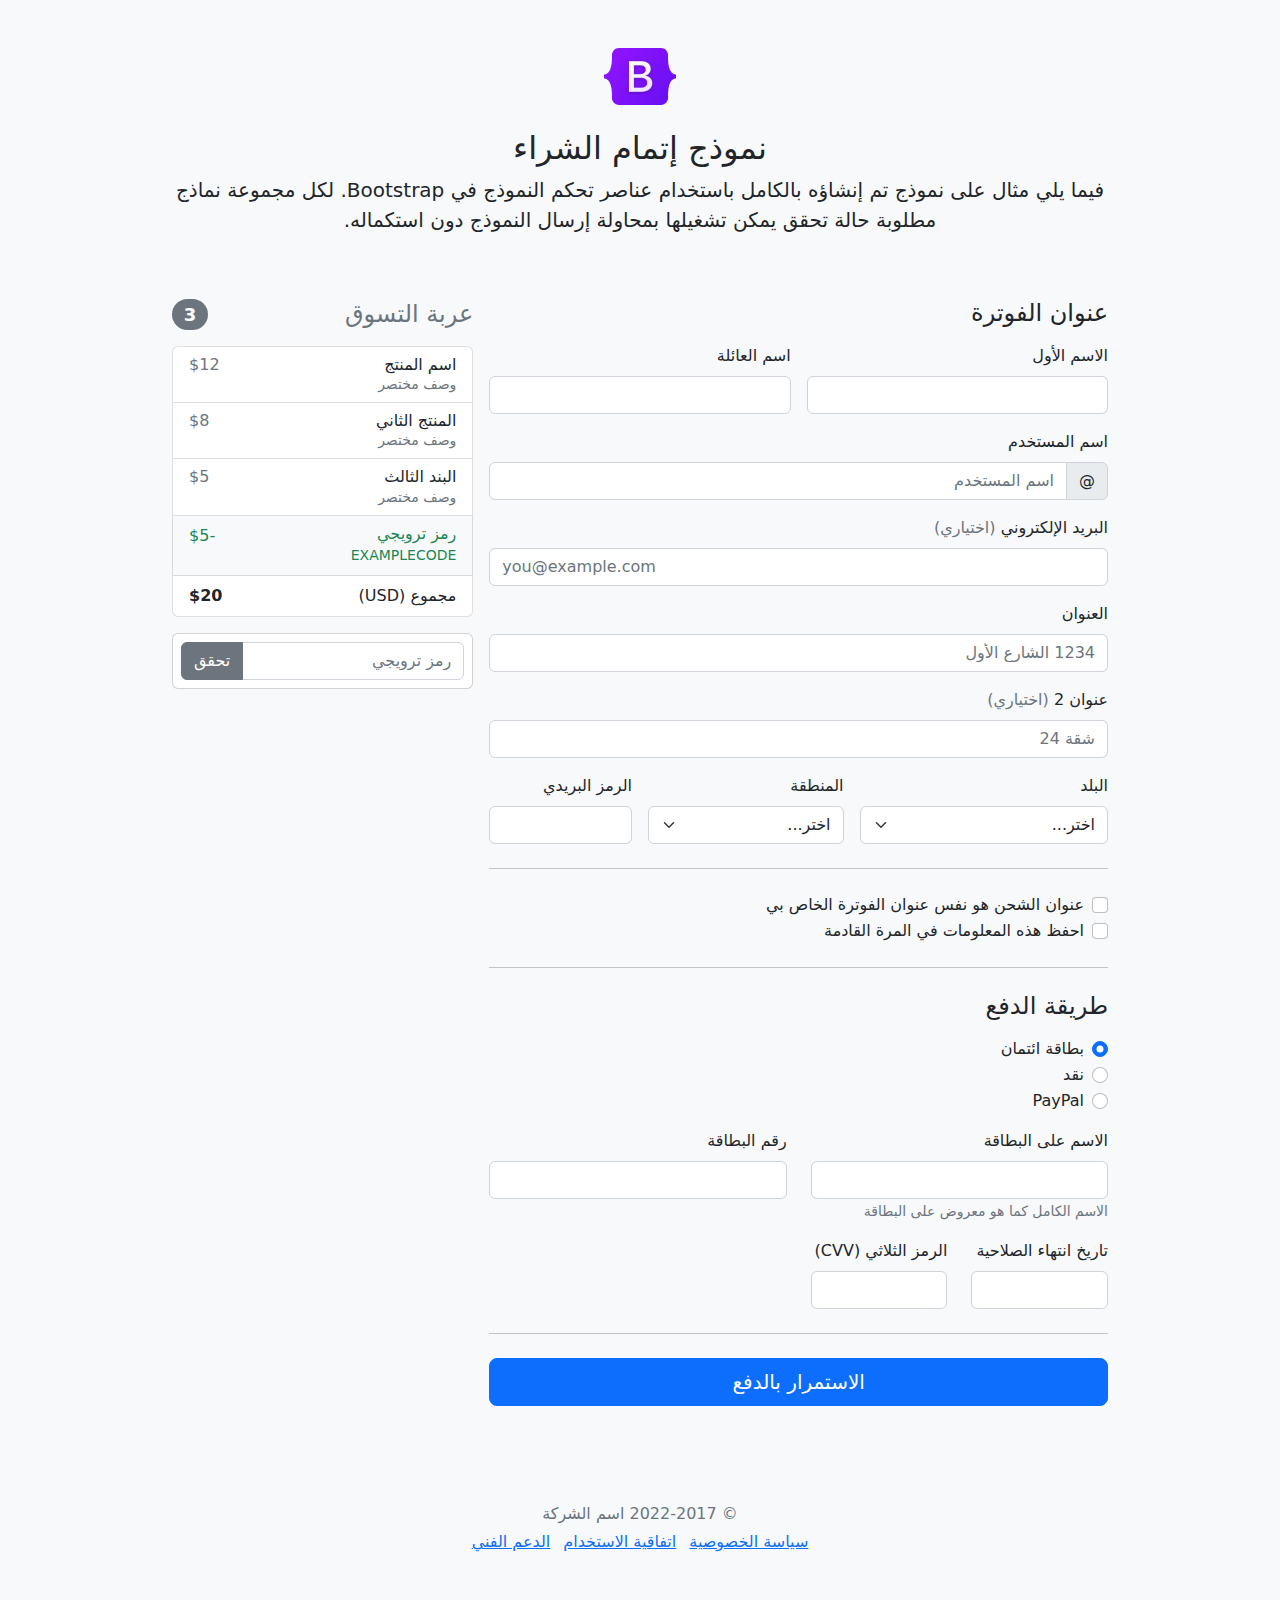
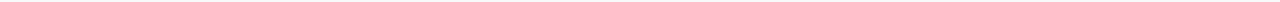
<file: bootstrap-5.2.2-examples/checkout-rtl/index.html>
<!doctype html>
<html lang="ar" dir="rtl">
  <head>
    <meta charset="utf-8">
    <meta name="viewport" content="width=device-width, initial-scale=1">
    <meta name="description" content="">
    <meta name="author" content="Mark Otto, Jacob Thornton, and Bootstrap contributors">
    <meta name="generator" content="Hugo 0.104.2">
    <title>مثال إتمام الشراء · Bootstrap v5.2</title>

    <link rel="canonical" href="https://getbootstrap.com/docs/5.2/examples/checkout-rtl/">

    

    

<link href="../assets/dist/css/bootstrap.rtl.min.css" rel="stylesheet">

    <style>
      .bd-placeholder-img {
        font-size: 1.125rem;
        text-anchor: middle;
        -webkit-user-select: none;
        -moz-user-select: none;
        user-select: none;
      }

      @media (min-width: 768px) {
        .bd-placeholder-img-lg {
          font-size: 3.5rem;
        }
      }

      .b-example-divider {
        height: 3rem;
        background-color: rgba(0, 0, 0, .1);
        border: solid rgba(0, 0, 0, .15);
        border-width: 1px 0;
        box-shadow: inset 0 .5em 1.5em rgba(0, 0, 0, .1), inset 0 .125em .5em rgba(0, 0, 0, .15);
      }

      .b-example-vr {
        flex-shrink: 0;
        width: 1.5rem;
        height: 100vh;
      }

      .bi {
        vertical-align: -.125em;
        fill: currentColor;
      }

      .nav-scroller {
        position: relative;
        z-index: 2;
        height: 2.75rem;
        overflow-y: hidden;
      }

      .nav-scroller .nav {
        display: flex;
        flex-wrap: nowrap;
        padding-bottom: 1rem;
        margin-top: -1px;
        overflow-x: auto;
        text-align: center;
        white-space: nowrap;
        -webkit-overflow-scrolling: touch;
      }
    </style>

    
    <!-- Custom styles for this template -->
    <link href="../checkout/form-validation.css" rel="stylesheet">
  </head>
  <body class="bg-light">
    
<div class="container">
  <main>
    <div class="py-5 text-center">
      <img class="d-block mx-auto mb-4" src="../assets/brand/bootstrap-logo.svg" alt="" width="72" height="57">
      <h2>نموذج إتمام الشراء</h2>
      <p class="lead">فيما يلي مثال على نموذج تم إنشاؤه بالكامل باستخدام عناصر تحكم النموذج في Bootstrap. لكل مجموعة نماذج مطلوبة حالة تحقق يمكن تشغيلها بمحاولة إرسال النموذج دون استكماله.</p>
    </div>

    <div class="row g-3">
      <div class="col-md-5 col-lg-4 order-md-last">
        <h4 class="d-flex justify-content-between align-items-center mb-3">
          <span class="text-muted">عربة التسوق</span>
          <span class="badge bg-secondary rounded-pill">3</span>
        </h4>
        <ul class="list-group mb-3">
          <li class="list-group-item d-flex justify-content-between lh-sm">
            <div>
              <h6 class="my-0">اسم المنتج</h6>
              <small class="text-muted">وصف مختصر</small>
            </div>
            <span class="text-muted">$12</span>
          </li>
          <li class="list-group-item d-flex justify-content-between lh-sm">
            <div>
              <h6 class="my-0">المنتج الثاني</h6>
              <small class="text-muted">وصف مختصر</small>
            </div>
            <span class="text-muted">$8</span>
          </li>
          <li class="list-group-item d-flex justify-content-between lh-sm">
            <div>
              <h6 class="my-0">البند الثالث</h6>
              <small class="text-muted">وصف مختصر</small>
            </div>
            <span class="text-muted">$5</span>
          </li>
          <li class="list-group-item d-flex justify-content-between bg-light">
            <div class="text-success">
              <h6 class="my-0">رمز ترويجي</h6>
              <small>EXAMPLECODE</small>
            </div>
            <span class="text-success">-$5</span>
          </li>
          <li class="list-group-item d-flex justify-content-between">
            <span>مجموع (USD)</span>
            <strong>$20</strong>
          </li>
        </ul>

        <form class="card p-2">
          <div class="input-group">
            <input type="text" class="form-control" placeholder="رمز ترويجي">
            <button type="submit" class="btn btn-secondary">تحقق</button>
          </div>
        </form>
      </div>
      <div class="col-md-7 col-lg-8">
        <h4 class="mb-3">عنوان الفوترة</h4>
        <form class="needs-validation" novalidate>
          <div class="row g-3">
            <div class="col-sm-6">
              <label for="firstName" class="form-label">الاسم الأول</label>
              <input type="text" class="form-control" id="firstName" placeholder="" value="" required>
              <div class="invalid-feedback">
                يرجى إدخال اسم أول صحيح.
              </div>
            </div>

            <div class="col-sm-6">
              <label for="lastName" class="form-label">اسم العائلة</label>
              <input type="text" class="form-control" id="lastName" placeholder="" value="" required>
              <div class="invalid-feedback">
                يرجى إدخال اسم عائلة صحيح.
              </div>
            </div>

            <div class="col-12">
              <label for="username" class="form-label">اسم المستخدم</label>
              <div class="input-group has-validation">
                <span class="input-group-text">@</span>
                <input type="text" class="form-control" id="username" placeholder="اسم المستخدم" required>
              <div class="invalid-feedback">
                اسم المستخدم الخاص بك مطلوب.
                </div>
              </div>
            </div>

            <div class="col-12">
              <label for="email" class="form-label">البريد الإلكتروني <span class="text-muted">(اختياري)</span></label>
              <input type="email" class="form-control" id="email" placeholder="you@example.com">
              <div class="invalid-feedback">
                يرجى إدخال عنوان بريد إلكتروني صحيح لتصلكم تحديثات الشحن.
              </div>
            </div>

            <div class="col-12">
              <label for="address" class="form-label">العنوان</label>
              <input type="text" class="form-control" id="address" placeholder="1234 الشارع الأول" required>
              <div class="invalid-feedback">
                يرجى إدخال عنوان الشحن الخاص بك.
              </div>
            </div>

            <div class="col-12">
              <label for="address2" class="form-label">عنوان 2 <span class="text-muted">(اختياري)</span></label>
              <input type="text" class="form-control" id="address2" placeholder="شقة 24">
            </div>

            <div class="col-md-5">
              <label for="country" class="form-label">البلد</label>
              <select class="form-select" id="country" required>
                <option value="">اختر...</option>
                <option>الولايات المتحدة الأمريكية</option>
              </select>
              <div class="invalid-feedback">
                يرجى اختيار بلد صحيح.
              </div>
            </div>

            <div class="col-md-4">
              <label for="state" class="form-label">المنطقة</label>
              <select class="form-select" id="state" required>
                <option value="">اختر...</option>
                <option>كاليفورنيا</option>
              </select>
              <div class="invalid-feedback">
                يرجى اختيار اسم منطقة صحيح.
              </div>
            </div>

            <div class="col-md-3">
              <label for="zip" class="form-label">الرمز البريدي</label>
              <input type="text" class="form-control" id="zip" placeholder="" required>
              <div class="invalid-feedback">
                الرمز البريدي مطلوب.
              </div>
            </div>
          </div>

          <hr class="my-4">

          <div class="form-check">
            <input type="checkbox" class="form-check-input" id="same-address">
            <label class="form-check-label" for="same-address">عنوان الشحن هو نفس عنوان الفوترة الخاص بي</label>
          </div>

          <div class="form-check">
            <input type="checkbox" class="form-check-input" id="save-info">
            <label class="form-check-label" for="save-info">احفظ هذه المعلومات في المرة القادمة</label>
          </div>

          <hr class="my-4">

          <h4 class="mb-3">طريقة الدفع</h4>

          <div class="my-3">
            <div class="form-check">
              <input id="credit" name="paymentMethod" type="radio" class="form-check-input" checked required>
              <label class="form-check-label" for="credit">بطاقة ائتمان</label>
            </div>
            <div class="form-check">
              <input id="cash" name="paymentMethod" type="radio" class="form-check-input" required>
              <label class="form-check-label" for="cash">نقد</label>
            </div>
            <div class="form-check">
              <input id="paypal" name="paymentMethod" type="radio" class="form-check-input" required>
              <label class="form-check-label" for="paypal">PayPal</label>
            </div>
          </div>

          <div class="row gy-3">
            <div class="col-md-6">
              <label for="cc-name" class="form-label">الاسم على البطاقة</label>
              <input type="text" class="form-control" id="cc-name" placeholder="" required>
              <small class="text-muted">الاسم الكامل كما هو معروض على البطاقة</small>
              <div class="invalid-feedback">
                الاسم على البطاقة مطلوب
              </div>
            </div>

            <div class="col-md-6">
              <label for="cc-number" class="form-label">رقم البطاقة</label>
              <input type="text" class="form-control" id="cc-number" placeholder="" required>
              <div class="invalid-feedback">
                رقم بطاقة الائتمان مطلوب
              </div>
            </div>

            <div class="col-md-3">
              <label for="cc-expiration" class="form-label">تاريخ انتهاء الصلاحية</label>
              <input type="text" class="form-control" id="cc-expiration" placeholder="" required>
              <div class="invalid-feedback">
                تاريخ انتهاء الصلاحية مطلوب
              </div>
            </div>

            <div class="col-md-3">
              <label for="cc-cvv" class="form-label">الرمز الثلاثي (CVV)</label>
              <input type="text" class="form-control" id="cc-cvv" placeholder="" required>
              <div class="invalid-feedback">
                رمز الحماية مطلوب
              </div>
            </div>
          </div>

          <hr class="my-4">

          <button class="w-100 btn btn-primary btn-lg" type="submit">الاستمرار بالدفع</button>
        </form>
      </div>
    </div>
  </main>
  <footer class="my-5 pt-5 text-muted text-center text-small">
    <p class="mb-1">&copy; 2022-2017 اسم الشركة</p>
    <ul class="list-inline">
      <li class="list-inline-item"><a href="#">سياسة الخصوصية</a></li>
      <li class="list-inline-item"><a href="#">اتفاقية الاستخدام</a></li>
      <li class="list-inline-item"><a href="#">الدعم الفني</a></li>
    </ul>
  </footer>
</div>


    <script src="../assets/dist/js/bootstrap.bundle.min.js"></script>

      <script src="../checkout/form-validation.js"></script>
  </body>
</html>
</file>
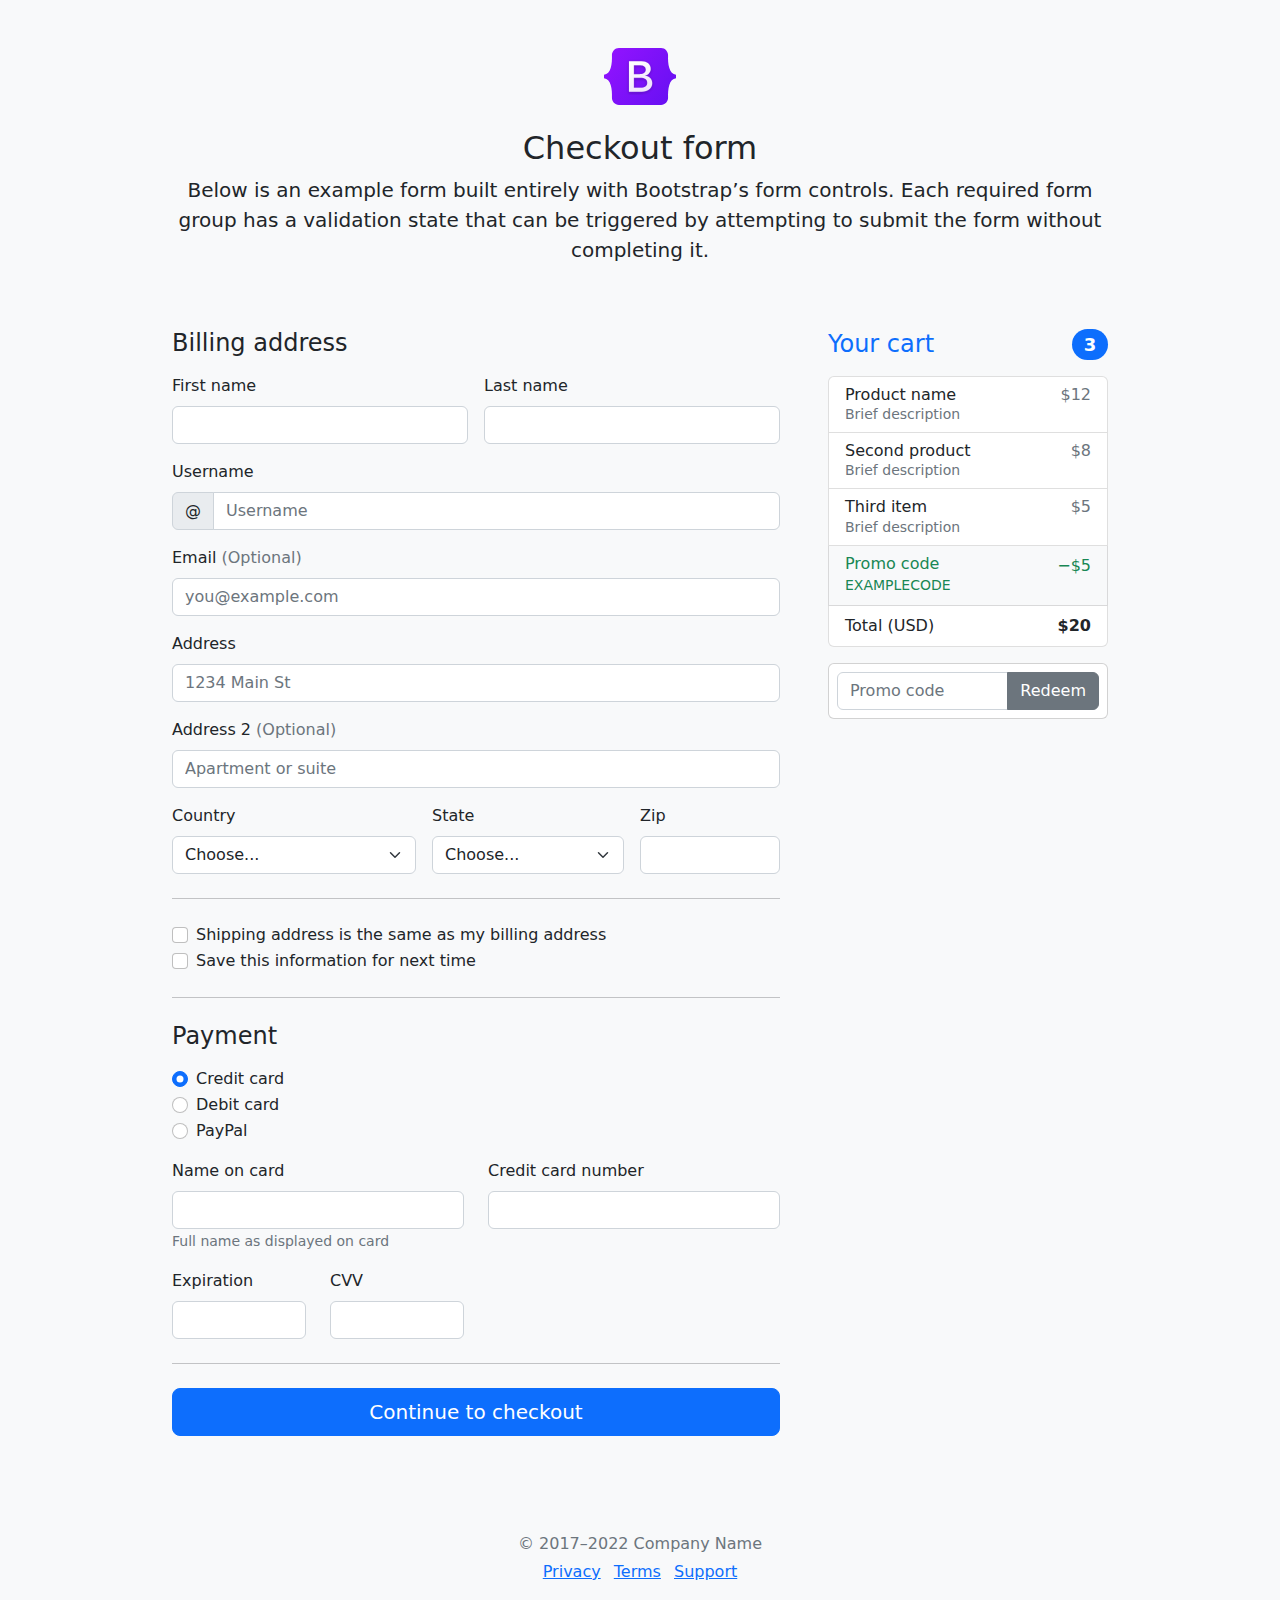
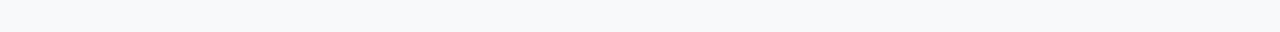
<file: bootstrap-5.2.2-examples/checkout/index.html>
<!doctype html>
<html lang="en">
  <head>
    <meta charset="utf-8">
    <meta name="viewport" content="width=device-width, initial-scale=1">
    <meta name="description" content="">
    <meta name="author" content="Mark Otto, Jacob Thornton, and Bootstrap contributors">
    <meta name="generator" content="Hugo 0.104.2">
    <title>Checkout example · Bootstrap v5.2</title>

    <link rel="canonical" href="https://getbootstrap.com/docs/5.2/examples/checkout/">

    

    

<link href="../assets/dist/css/bootstrap.min.css" rel="stylesheet">

    <style>
      .bd-placeholder-img {
        font-size: 1.125rem;
        text-anchor: middle;
        -webkit-user-select: none;
        -moz-user-select: none;
        user-select: none;
      }

      @media (min-width: 768px) {
        .bd-placeholder-img-lg {
          font-size: 3.5rem;
        }
      }

      .b-example-divider {
        height: 3rem;
        background-color: rgba(0, 0, 0, .1);
        border: solid rgba(0, 0, 0, .15);
        border-width: 1px 0;
        box-shadow: inset 0 .5em 1.5em rgba(0, 0, 0, .1), inset 0 .125em .5em rgba(0, 0, 0, .15);
      }

      .b-example-vr {
        flex-shrink: 0;
        width: 1.5rem;
        height: 100vh;
      }

      .bi {
        vertical-align: -.125em;
        fill: currentColor;
      }

      .nav-scroller {
        position: relative;
        z-index: 2;
        height: 2.75rem;
        overflow-y: hidden;
      }

      .nav-scroller .nav {
        display: flex;
        flex-wrap: nowrap;
        padding-bottom: 1rem;
        margin-top: -1px;
        overflow-x: auto;
        text-align: center;
        white-space: nowrap;
        -webkit-overflow-scrolling: touch;
      }
    </style>

    
    <!-- Custom styles for this template -->
    <link href="form-validation.css" rel="stylesheet">
  </head>
  <body class="bg-light">
    
<div class="container">
  <main>
    <div class="py-5 text-center">
      <img class="d-block mx-auto mb-4" src="../assets/brand/bootstrap-logo.svg" alt="" width="72" height="57">
      <h2>Checkout form</h2>
      <p class="lead">Below is an example form built entirely with Bootstrap’s form controls. Each required form group has a validation state that can be triggered by attempting to submit the form without completing it.</p>
    </div>

    <div class="row g-5">
      <div class="col-md-5 col-lg-4 order-md-last">
        <h4 class="d-flex justify-content-between align-items-center mb-3">
          <span class="text-primary">Your cart</span>
          <span class="badge bg-primary rounded-pill">3</span>
        </h4>
        <ul class="list-group mb-3">
          <li class="list-group-item d-flex justify-content-between lh-sm">
            <div>
              <h6 class="my-0">Product name</h6>
              <small class="text-muted">Brief description</small>
            </div>
            <span class="text-muted">$12</span>
          </li>
          <li class="list-group-item d-flex justify-content-between lh-sm">
            <div>
              <h6 class="my-0">Second product</h6>
              <small class="text-muted">Brief description</small>
            </div>
            <span class="text-muted">$8</span>
          </li>
          <li class="list-group-item d-flex justify-content-between lh-sm">
            <div>
              <h6 class="my-0">Third item</h6>
              <small class="text-muted">Brief description</small>
            </div>
            <span class="text-muted">$5</span>
          </li>
          <li class="list-group-item d-flex justify-content-between bg-light">
            <div class="text-success">
              <h6 class="my-0">Promo code</h6>
              <small>EXAMPLECODE</small>
            </div>
            <span class="text-success">−$5</span>
          </li>
          <li class="list-group-item d-flex justify-content-between">
            <span>Total (USD)</span>
            <strong>$20</strong>
          </li>
        </ul>

        <form class="card p-2">
          <div class="input-group">
            <input type="text" class="form-control" placeholder="Promo code">
            <button type="submit" class="btn btn-secondary">Redeem</button>
          </div>
        </form>
      </div>
      <div class="col-md-7 col-lg-8">
        <h4 class="mb-3">Billing address</h4>
        <form class="needs-validation" novalidate>
          <div class="row g-3">
            <div class="col-sm-6">
              <label for="firstName" class="form-label">First name</label>
              <input type="text" class="form-control" id="firstName" placeholder="" value="" required>
              <div class="invalid-feedback">
                Valid first name is required.
              </div>
            </div>

            <div class="col-sm-6">
              <label for="lastName" class="form-label">Last name</label>
              <input type="text" class="form-control" id="lastName" placeholder="" value="" required>
              <div class="invalid-feedback">
                Valid last name is required.
              </div>
            </div>

            <div class="col-12">
              <label for="username" class="form-label">Username</label>
              <div class="input-group has-validation">
                <span class="input-group-text">@</span>
                <input type="text" class="form-control" id="username" placeholder="Username" required>
              <div class="invalid-feedback">
                  Your username is required.
                </div>
              </div>
            </div>

            <div class="col-12">
              <label for="email" class="form-label">Email <span class="text-muted">(Optional)</span></label>
              <input type="email" class="form-control" id="email" placeholder="you@example.com">
              <div class="invalid-feedback">
                Please enter a valid email address for shipping updates.
              </div>
            </div>

            <div class="col-12">
              <label for="address" class="form-label">Address</label>
              <input type="text" class="form-control" id="address" placeholder="1234 Main St" required>
              <div class="invalid-feedback">
                Please enter your shipping address.
              </div>
            </div>

            <div class="col-12">
              <label for="address2" class="form-label">Address 2 <span class="text-muted">(Optional)</span></label>
              <input type="text" class="form-control" id="address2" placeholder="Apartment or suite">
            </div>

            <div class="col-md-5">
              <label for="country" class="form-label">Country</label>
              <select class="form-select" id="country" required>
                <option value="">Choose...</option>
                <option>United States</option>
              </select>
              <div class="invalid-feedback">
                Please select a valid country.
              </div>
            </div>

            <div class="col-md-4">
              <label for="state" class="form-label">State</label>
              <select class="form-select" id="state" required>
                <option value="">Choose...</option>
                <option>California</option>
              </select>
              <div class="invalid-feedback">
                Please provide a valid state.
              </div>
            </div>

            <div class="col-md-3">
              <label for="zip" class="form-label">Zip</label>
              <input type="text" class="form-control" id="zip" placeholder="" required>
              <div class="invalid-feedback">
                Zip code required.
              </div>
            </div>
          </div>

          <hr class="my-4">

          <div class="form-check">
            <input type="checkbox" class="form-check-input" id="same-address">
            <label class="form-check-label" for="same-address">Shipping address is the same as my billing address</label>
          </div>

          <div class="form-check">
            <input type="checkbox" class="form-check-input" id="save-info">
            <label class="form-check-label" for="save-info">Save this information for next time</label>
          </div>

          <hr class="my-4">

          <h4 class="mb-3">Payment</h4>

          <div class="my-3">
            <div class="form-check">
              <input id="credit" name="paymentMethod" type="radio" class="form-check-input" checked required>
              <label class="form-check-label" for="credit">Credit card</label>
            </div>
            <div class="form-check">
              <input id="debit" name="paymentMethod" type="radio" class="form-check-input" required>
              <label class="form-check-label" for="debit">Debit card</label>
            </div>
            <div class="form-check">
              <input id="paypal" name="paymentMethod" type="radio" class="form-check-input" required>
              <label class="form-check-label" for="paypal">PayPal</label>
            </div>
          </div>

          <div class="row gy-3">
            <div class="col-md-6">
              <label for="cc-name" class="form-label">Name on card</label>
              <input type="text" class="form-control" id="cc-name" placeholder="" required>
              <small class="text-muted">Full name as displayed on card</small>
              <div class="invalid-feedback">
                Name on card is required
              </div>
            </div>

            <div class="col-md-6">
              <label for="cc-number" class="form-label">Credit card number</label>
              <input type="text" class="form-control" id="cc-number" placeholder="" required>
              <div class="invalid-feedback">
                Credit card number is required
              </div>
            </div>

            <div class="col-md-3">
              <label for="cc-expiration" class="form-label">Expiration</label>
              <input type="text" class="form-control" id="cc-expiration" placeholder="" required>
              <div class="invalid-feedback">
                Expiration date required
              </div>
            </div>

            <div class="col-md-3">
              <label for="cc-cvv" class="form-label">CVV</label>
              <input type="text" class="form-control" id="cc-cvv" placeholder="" required>
              <div class="invalid-feedback">
                Security code required
              </div>
            </div>
          </div>

          <hr class="my-4">

          <button class="w-100 btn btn-primary btn-lg" type="submit">Continue to checkout</button>
        </form>
      </div>
    </div>
  </main>

  <footer class="my-5 pt-5 text-muted text-center text-small">
    <p class="mb-1">&copy; 2017–2022 Company Name</p>
    <ul class="list-inline">
      <li class="list-inline-item"><a href="#">Privacy</a></li>
      <li class="list-inline-item"><a href="#">Terms</a></li>
      <li class="list-inline-item"><a href="#">Support</a></li>
    </ul>
  </footer>
</div>


    <script src="../assets/dist/js/bootstrap.bundle.min.js"></script>

      <script src="form-validation.js"></script>
  </body>
</html>
</file>
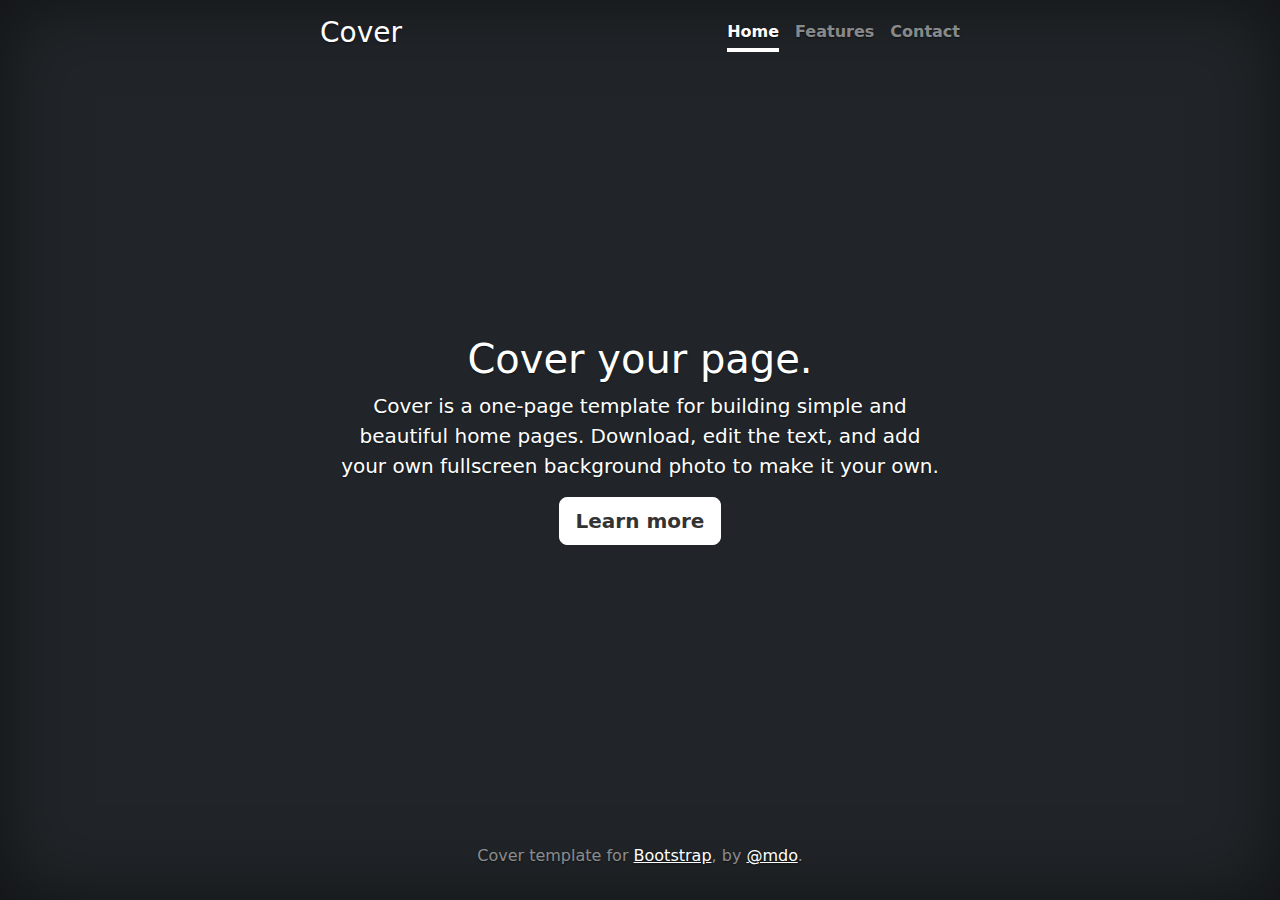
<file: bootstrap-5.2.2-examples/cover/index.html>
<!doctype html>
<html lang="en" class="h-100">
  <head>
    <meta charset="utf-8">
    <meta name="viewport" content="width=device-width, initial-scale=1">
    <meta name="description" content="">
    <meta name="author" content="Mark Otto, Jacob Thornton, and Bootstrap contributors">
    <meta name="generator" content="Hugo 0.104.2">
    <title>Cover Template · Bootstrap v5.2</title>

    <link rel="canonical" href="https://getbootstrap.com/docs/5.2/examples/cover/">

    

    

<link href="../assets/dist/css/bootstrap.min.css" rel="stylesheet">

    <style>
      .bd-placeholder-img {
        font-size: 1.125rem;
        text-anchor: middle;
        -webkit-user-select: none;
        -moz-user-select: none;
        user-select: none;
      }

      @media (min-width: 768px) {
        .bd-placeholder-img-lg {
          font-size: 3.5rem;
        }
      }

      .b-example-divider {
        height: 3rem;
        background-color: rgba(0, 0, 0, .1);
        border: solid rgba(0, 0, 0, .15);
        border-width: 1px 0;
        box-shadow: inset 0 .5em 1.5em rgba(0, 0, 0, .1), inset 0 .125em .5em rgba(0, 0, 0, .15);
      }

      .b-example-vr {
        flex-shrink: 0;
        width: 1.5rem;
        height: 100vh;
      }

      .bi {
        vertical-align: -.125em;
        fill: currentColor;
      }

      .nav-scroller {
        position: relative;
        z-index: 2;
        height: 2.75rem;
        overflow-y: hidden;
      }

      .nav-scroller .nav {
        display: flex;
        flex-wrap: nowrap;
        padding-bottom: 1rem;
        margin-top: -1px;
        overflow-x: auto;
        text-align: center;
        white-space: nowrap;
        -webkit-overflow-scrolling: touch;
      }
    </style>

    
    <!-- Custom styles for this template -->
    <link href="cover.css" rel="stylesheet">
  </head>
  <body class="d-flex h-100 text-center text-bg-dark">
    
<div class="cover-container d-flex w-100 h-100 p-3 mx-auto flex-column">
  <header class="mb-auto">
    <div>
      <h3 class="float-md-start mb-0">Cover</h3>
      <nav class="nav nav-masthead justify-content-center float-md-end">
        <a class="nav-link fw-bold py-1 px-0 active" aria-current="page" href="#">Home</a>
        <a class="nav-link fw-bold py-1 px-0" href="#">Features</a>
        <a class="nav-link fw-bold py-1 px-0" href="#">Contact</a>
      </nav>
    </div>
  </header>

  <main class="px-3">
    <h1>Cover your page.</h1>
    <p class="lead">Cover is a one-page template for building simple and beautiful home pages. Download, edit the text, and add your own fullscreen background photo to make it your own.</p>
    <p class="lead">
      <a href="#" class="btn btn-lg btn-secondary fw-bold border-white bg-white">Learn more</a>
    </p>
  </main>

  <footer class="mt-auto text-white-50">
    <p>Cover template for <a href="https://getbootstrap.com/" class="text-white">Bootstrap</a>, by <a href="https://twitter.com/mdo" class="text-white">@mdo</a>.</p>
  </footer>
</div>


    
  </body>
</html>
</file>
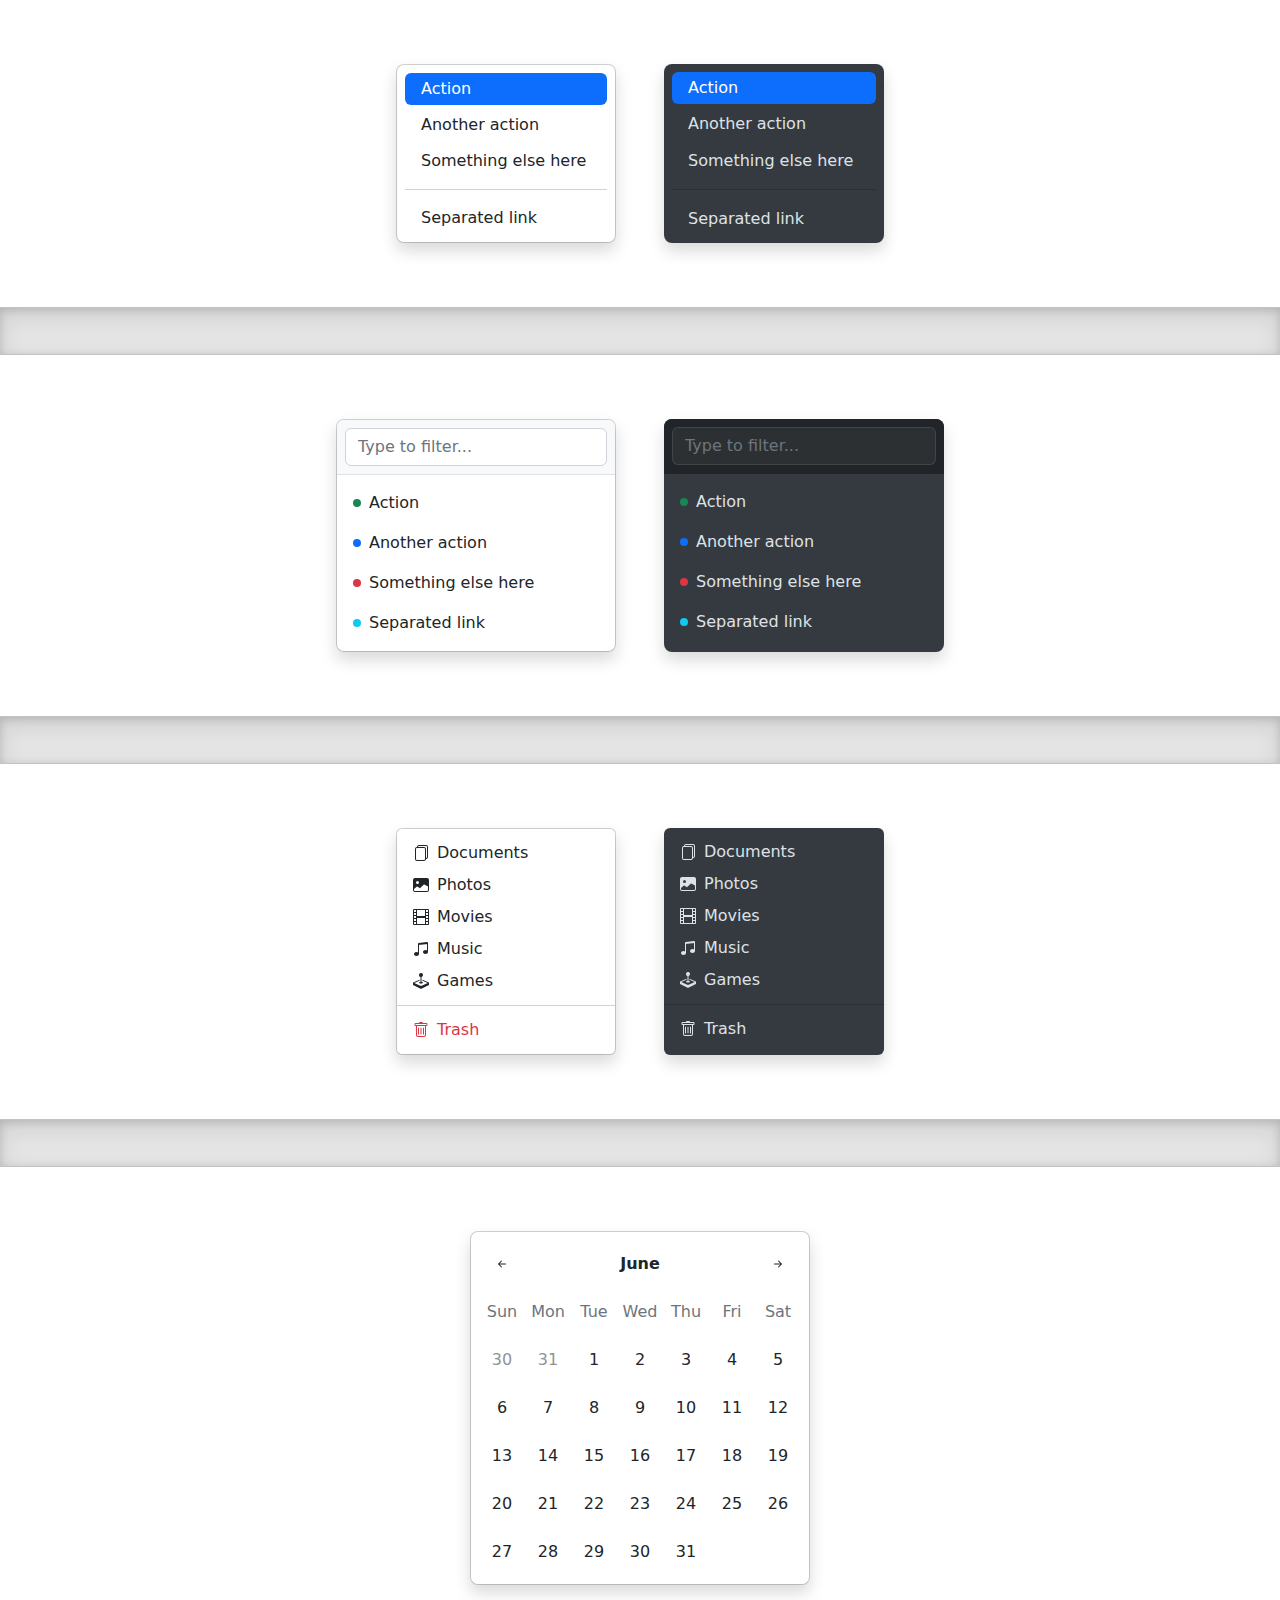
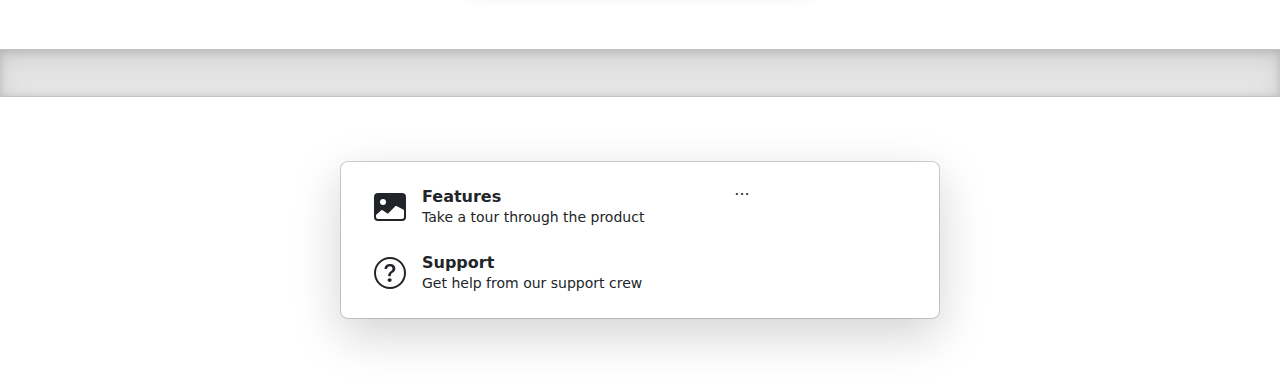
<file: bootstrap-5.2.2-examples/dropdowns/index.html>
<!doctype html>
<html lang="en">
  <head>
    <meta charset="utf-8">
    <meta name="viewport" content="width=device-width, initial-scale=1">
    <meta name="description" content="">
    <meta name="author" content="Mark Otto, Jacob Thornton, and Bootstrap contributors">
    <meta name="generator" content="Hugo 0.104.2">
    <title>Dropdowns · Bootstrap v5.2</title>

    <link rel="canonical" href="https://getbootstrap.com/docs/5.2/examples/dropdowns/">

    

    

<link href="../assets/dist/css/bootstrap.min.css" rel="stylesheet">

    <style>
      .bd-placeholder-img {
        font-size: 1.125rem;
        text-anchor: middle;
        -webkit-user-select: none;
        -moz-user-select: none;
        user-select: none;
      }

      @media (min-width: 768px) {
        .bd-placeholder-img-lg {
          font-size: 3.5rem;
        }
      }

      .b-example-divider {
        height: 3rem;
        background-color: rgba(0, 0, 0, .1);
        border: solid rgba(0, 0, 0, .15);
        border-width: 1px 0;
        box-shadow: inset 0 .5em 1.5em rgba(0, 0, 0, .1), inset 0 .125em .5em rgba(0, 0, 0, .15);
      }

      .b-example-vr {
        flex-shrink: 0;
        width: 1.5rem;
        height: 100vh;
      }

      .bi {
        vertical-align: -.125em;
        fill: currentColor;
      }

      .nav-scroller {
        position: relative;
        z-index: 2;
        height: 2.75rem;
        overflow-y: hidden;
      }

      .nav-scroller .nav {
        display: flex;
        flex-wrap: nowrap;
        padding-bottom: 1rem;
        margin-top: -1px;
        overflow-x: auto;
        text-align: center;
        white-space: nowrap;
        -webkit-overflow-scrolling: touch;
      }
    </style>

    
    <!-- Custom styles for this template -->
    <link href="dropdowns.css" rel="stylesheet">
  </head>
  <body>
    
<svg xmlns="http://www.w3.org/2000/svg" style="display: none;">
  <symbol id="bootstrap" viewBox="0 0 118 94">
    <title>Bootstrap</title>
    <path fill-rule="evenodd" clip-rule="evenodd" d="M24.509 0c-6.733 0-11.715 5.893-11.492 12.284.214 6.14-.064 14.092-2.066 20.577C8.943 39.365 5.547 43.485 0 44.014v5.972c5.547.529 8.943 4.649 10.951 11.153 2.002 6.485 2.28 14.437 2.066 20.577C12.794 88.106 17.776 94 24.51 94H93.5c6.733 0 11.714-5.893 11.491-12.284-.214-6.14.064-14.092 2.066-20.577 2.009-6.504 5.396-10.624 10.943-11.153v-5.972c-5.547-.529-8.934-4.649-10.943-11.153-2.002-6.484-2.28-14.437-2.066-20.577C105.214 5.894 100.233 0 93.5 0H24.508zM80 57.863C80 66.663 73.436 72 62.543 72H44a2 2 0 01-2-2V24a2 2 0 012-2h18.437c9.083 0 15.044 4.92 15.044 12.474 0 5.302-4.01 10.049-9.119 10.88v.277C75.317 46.394 80 51.21 80 57.863zM60.521 28.34H49.948v14.934h8.905c6.884 0 10.68-2.772 10.68-7.727 0-4.643-3.264-7.207-9.012-7.207zM49.948 49.2v16.458H60.91c7.167 0 10.964-2.876 10.964-8.281 0-5.406-3.903-8.178-11.425-8.178H49.948z"></path>
  </symbol>

  <symbol id="exclamation-triangle-fill" viewBox="0 0 16 16">
    <path d="M8.982 1.566a1.13 1.13 0 0 0-1.96 0L.165 13.233c-.457.778.091 1.767.98 1.767h13.713c.889 0 1.438-.99.98-1.767L8.982 1.566zM8 5c.535 0 .954.462.9.995l-.35 3.507a.552.552 0 0 1-1.1 0L7.1 5.995A.905.905 0 0 1 8 5zm.002 6a1 1 0 1 1 0 2 1 1 0 0 1 0-2z"/>
  </symbol>

  <symbol id="check2" viewBox="0 0 16 16">
    <path d="M13.854 3.646a.5.5 0 0 1 0 .708l-7 7a.5.5 0 0 1-.708 0l-3.5-3.5a.5.5 0 1 1 .708-.708L6.5 10.293l6.646-6.647a.5.5 0 0 1 .708 0z"/>
  </symbol>

  <symbol id="check2-circle" viewBox="0 0 16 16">
    <path d="M2.5 8a5.5 5.5 0 0 1 8.25-4.764.5.5 0 0 0 .5-.866A6.5 6.5 0 1 0 14.5 8a.5.5 0 0 0-1 0 5.5 5.5 0 1 1-11 0z"/>
    <path d="M15.354 3.354a.5.5 0 0 0-.708-.708L8 9.293 5.354 6.646a.5.5 0 1 0-.708.708l3 3a.5.5 0 0 0 .708 0l7-7z"/>
  </symbol>

  <symbol id="bookmark-star" viewBox="0 0 16 16">
    <path d="M7.84 4.1a.178.178 0 0 1 .32 0l.634 1.285a.178.178 0 0 0 .134.098l1.42.206c.145.021.204.2.098.303L9.42 6.993a.178.178 0 0 0-.051.158l.242 1.414a.178.178 0 0 1-.258.187l-1.27-.668a.178.178 0 0 0-.165 0l-1.27.668a.178.178 0 0 1-.257-.187l.242-1.414a.178.178 0 0 0-.05-.158l-1.03-1.001a.178.178 0 0 1 .098-.303l1.42-.206a.178.178 0 0 0 .134-.098L7.84 4.1z"/>
    <path d="M2 2a2 2 0 0 1 2-2h8a2 2 0 0 1 2 2v13.5a.5.5 0 0 1-.777.416L8 13.101l-5.223 2.815A.5.5 0 0 1 2 15.5V2zm2-1a1 1 0 0 0-1 1v12.566l4.723-2.482a.5.5 0 0 1 .554 0L13 14.566V2a1 1 0 0 0-1-1H4z"/>
  </symbol>

  <symbol id="grid-fill" viewBox="0 0 16 16">
    <path d="M1 2.5A1.5 1.5 0 0 1 2.5 1h3A1.5 1.5 0 0 1 7 2.5v3A1.5 1.5 0 0 1 5.5 7h-3A1.5 1.5 0 0 1 1 5.5v-3zm8 0A1.5 1.5 0 0 1 10.5 1h3A1.5 1.5 0 0 1 15 2.5v3A1.5 1.5 0 0 1 13.5 7h-3A1.5 1.5 0 0 1 9 5.5v-3zm-8 8A1.5 1.5 0 0 1 2.5 9h3A1.5 1.5 0 0 1 7 10.5v3A1.5 1.5 0 0 1 5.5 15h-3A1.5 1.5 0 0 1 1 13.5v-3zm8 0A1.5 1.5 0 0 1 10.5 9h3a1.5 1.5 0 0 1 1.5 1.5v3a1.5 1.5 0 0 1-1.5 1.5h-3A1.5 1.5 0 0 1 9 13.5v-3z"/>
  </symbol>

  <symbol id="stars" viewBox="0 0 16 16">
    <path d="M7.657 6.247c.11-.33.576-.33.686 0l.645 1.937a2.89 2.89 0 0 0 1.829 1.828l1.936.645c.33.11.33.576 0 .686l-1.937.645a2.89 2.89 0 0 0-1.828 1.829l-.645 1.936a.361.361 0 0 1-.686 0l-.645-1.937a2.89 2.89 0 0 0-1.828-1.828l-1.937-.645a.361.361 0 0 1 0-.686l1.937-.645a2.89 2.89 0 0 0 1.828-1.828l.645-1.937zM3.794 1.148a.217.217 0 0 1 .412 0l.387 1.162c.173.518.579.924 1.097 1.097l1.162.387a.217.217 0 0 1 0 .412l-1.162.387A1.734 1.734 0 0 0 4.593 5.69l-.387 1.162a.217.217 0 0 1-.412 0L3.407 5.69A1.734 1.734 0 0 0 2.31 4.593l-1.162-.387a.217.217 0 0 1 0-.412l1.162-.387A1.734 1.734 0 0 0 3.407 2.31l.387-1.162zM10.863.099a.145.145 0 0 1 .274 0l.258.774c.115.346.386.617.732.732l.774.258a.145.145 0 0 1 0 .274l-.774.258a1.156 1.156 0 0 0-.732.732l-.258.774a.145.145 0 0 1-.274 0l-.258-.774a1.156 1.156 0 0 0-.732-.732L9.1 2.137a.145.145 0 0 1 0-.274l.774-.258c.346-.115.617-.386.732-.732L10.863.1z"/>
  </symbol>

  <symbol id="film" viewBox="0 0 16 16">
    <path d="M0 1a1 1 0 0 1 1-1h14a1 1 0 0 1 1 1v14a1 1 0 0 1-1 1H1a1 1 0 0 1-1-1V1zm4 0v6h8V1H4zm8 8H4v6h8V9zM1 1v2h2V1H1zm2 3H1v2h2V4zM1 7v2h2V7H1zm2 3H1v2h2v-2zm-2 3v2h2v-2H1zM15 1h-2v2h2V1zm-2 3v2h2V4h-2zm2 3h-2v2h2V7zm-2 3v2h2v-2h-2zm2 3h-2v2h2v-2z"/>
  </symbol>

  <symbol id="joystick" viewBox="0 0 16 16">
    <path d="M10 2a2 2 0 0 1-1.5 1.937v5.087c.863.083 1.5.377 1.5.726 0 .414-.895.75-2 .75s-2-.336-2-.75c0-.35.637-.643 1.5-.726V3.937A2 2 0 1 1 10 2z"/>
    <path d="M0 9.665v1.717a1 1 0 0 0 .553.894l6.553 3.277a2 2 0 0 0 1.788 0l6.553-3.277a1 1 0 0 0 .553-.894V9.665c0-.1-.06-.19-.152-.23L9.5 6.715v.993l5.227 2.178a.125.125 0 0 1 .001.23l-5.94 2.546a2 2 0 0 1-1.576 0l-5.94-2.546a.125.125 0 0 1 .001-.23L6.5 7.708l-.013-.988L.152 9.435a.25.25 0 0 0-.152.23z"/>
  </symbol>

  <symbol id="music-note-beamed" viewBox="0 0 16 16">
    <path d="M6 13c0 1.105-1.12 2-2.5 2S1 14.105 1 13c0-1.104 1.12-2 2.5-2s2.5.896 2.5 2zm9-2c0 1.105-1.12 2-2.5 2s-2.5-.895-2.5-2 1.12-2 2.5-2 2.5.895 2.5 2z"/>
    <path fill-rule="evenodd" d="M14 11V2h1v9h-1zM6 3v10H5V3h1z"/>
    <path d="M5 2.905a1 1 0 0 1 .9-.995l8-.8a1 1 0 0 1 1.1.995V3L5 4V2.905z"/>
  </symbol>

  <symbol id="files" viewBox="0 0 16 16">
    <path d="M13 0H6a2 2 0 0 0-2 2 2 2 0 0 0-2 2v10a2 2 0 0 0 2 2h7a2 2 0 0 0 2-2 2 2 0 0 0 2-2V2a2 2 0 0 0-2-2zm0 13V4a2 2 0 0 0-2-2H5a1 1 0 0 1 1-1h7a1 1 0 0 1 1 1v10a1 1 0 0 1-1 1zM3 4a1 1 0 0 1 1-1h7a1 1 0 0 1 1 1v10a1 1 0 0 1-1 1H4a1 1 0 0 1-1-1V4z"/>
  </symbol>

  <symbol id="image-fill" viewBox="0 0 16 16">
    <path d="M.002 3a2 2 0 0 1 2-2h12a2 2 0 0 1 2 2v10a2 2 0 0 1-2 2h-12a2 2 0 0 1-2-2V3zm1 9v1a1 1 0 0 0 1 1h12a1 1 0 0 0 1-1V9.5l-3.777-1.947a.5.5 0 0 0-.577.093l-3.71 3.71-2.66-1.772a.5.5 0 0 0-.63.062L1.002 12zm5-6.5a1.5 1.5 0 1 0-3 0 1.5 1.5 0 0 0 3 0z"/>
  </symbol>

  <symbol id="trash" viewBox="0 0 16 16">
    <path d="M5.5 5.5A.5.5 0 0 1 6 6v6a.5.5 0 0 1-1 0V6a.5.5 0 0 1 .5-.5zm2.5 0a.5.5 0 0 1 .5.5v6a.5.5 0 0 1-1 0V6a.5.5 0 0 1 .5-.5zm3 .5a.5.5 0 0 0-1 0v6a.5.5 0 0 0 1 0V6z"/>
    <path fill-rule="evenodd" d="M14.5 3a1 1 0 0 1-1 1H13v9a2 2 0 0 1-2 2H5a2 2 0 0 1-2-2V4h-.5a1 1 0 0 1-1-1V2a1 1 0 0 1 1-1H6a1 1 0 0 1 1-1h2a1 1 0 0 1 1 1h3.5a1 1 0 0 1 1 1v1zM4.118 4 4 4.059V13a1 1 0 0 0 1 1h6a1 1 0 0 0 1-1V4.059L11.882 4H4.118zM2.5 3V2h11v1h-11z"/>
  </symbol>

  <symbol id="question-circle" viewBox="0 0 16 16">
    <path d="M8 15A7 7 0 1 1 8 1a7 7 0 0 1 0 14zm0 1A8 8 0 1 0 8 0a8 8 0 0 0 0 16z"/>
    <path d="M5.255 5.786a.237.237 0 0 0 .241.247h.825c.138 0 .248-.113.266-.25.09-.656.54-1.134 1.342-1.134.686 0 1.314.343 1.314 1.168 0 .635-.374.927-.965 1.371-.673.489-1.206 1.06-1.168 1.987l.003.217a.25.25 0 0 0 .25.246h.811a.25.25 0 0 0 .25-.25v-.105c0-.718.273-.927 1.01-1.486.609-.463 1.244-.977 1.244-2.056 0-1.511-1.276-2.241-2.673-2.241-1.267 0-2.655.59-2.75 2.286zm1.557 5.763c0 .533.425.927 1.01.927.609 0 1.028-.394 1.028-.927 0-.552-.42-.94-1.029-.94-.584 0-1.009.388-1.009.94z"/>
  </symbol>

  <symbol id="arrow-left-short" viewBox="0 0 16 16">
    <path fill-rule="evenodd" d="M12 8a.5.5 0 0 1-.5.5H5.707l2.147 2.146a.5.5 0 0 1-.708.708l-3-3a.5.5 0 0 1 0-.708l3-3a.5.5 0 1 1 .708.708L5.707 7.5H11.5a.5.5 0 0 1 .5.5z"/>
  </symbol>

  <symbol id="arrow-right-short" viewBox="0 0 16 16">
    <path fill-rule="evenodd" d="M4 8a.5.5 0 0 1 .5-.5h5.793L8.146 5.354a.5.5 0 1 1 .708-.708l3 3a.5.5 0 0 1 0 .708l-3 3a.5.5 0 0 1-.708-.708L10.293 8.5H4.5A.5.5 0 0 1 4 8z"/>
  </symbol>
</svg>

<div class="d-flex gap-5 justify-content-center">
  <ul class="dropdown-menu position-static d-grid gap-1 p-2 rounded-3 mx-0 shadow w-220px">
    <li><a class="dropdown-item rounded-2 active" href="#">Action</a></li>
    <li><a class="dropdown-item rounded-2" href="#">Another action</a></li>
    <li><a class="dropdown-item rounded-2" href="#">Something else here</a></li>
    <li><hr class="dropdown-divider"></li>
    <li><a class="dropdown-item rounded-2" href="#">Separated link</a></li>
  </ul>
  <ul class="dropdown-menu dropdown-menu-dark position-static d-grid gap-1 p-2 rounded-3 mx-0 border-0 shadow w-220px">
    <li><a class="dropdown-item rounded-2 active" href="#">Action</a></li>
    <li><a class="dropdown-item rounded-2" href="#">Another action</a></li>
    <li><a class="dropdown-item rounded-2" href="#">Something else here</a></li>
    <li><hr class="dropdown-divider"></li>
    <li><a class="dropdown-item rounded-2" href="#">Separated link</a></li>
  </ul>
</div>

<div class="b-example-divider"></div>

<div class="d-flex gap-5 justify-content-center">
  <div class="dropdown-menu d-block position-static pt-0 mx-0 rounded-3 shadow overflow-hidden w-280px">
    <form class="p-2 mb-2 bg-light border-bottom">
      <input type="search" class="form-control" autocomplete="false" placeholder="Type to filter...">
    </form>
    <ul class="list-unstyled mb-0">
      <li><a class="dropdown-item d-flex align-items-center gap-2 py-2" href="#">
        <span class="d-inline-block bg-success rounded-circle p-1"></span>
        Action
      </a></li>
      <li><a class="dropdown-item d-flex align-items-center gap-2 py-2" href="#">
        <span class="d-inline-block bg-primary rounded-circle p-1"></span>
        Another action
      </a></li>
      <li><a class="dropdown-item d-flex align-items-center gap-2 py-2" href="#">
        <span class="d-inline-block bg-danger rounded-circle p-1"></span>
        Something else here
      </a></li>
      <li><a class="dropdown-item d-flex align-items-center gap-2 py-2" href="#">
        <span class="d-inline-block bg-info rounded-circle p-1"></span>
        Separated link
      </a></li>
    </ul>
  </div>

  <div class="dropdown-menu dropdown-menu-dark d-block position-static border-0 pt-0 mx-0 rounded-3 shadow overflow-hidden w-280px">
    <form class="p-2 mb-2 bg-dark border-bottom border-dark">
      <input type="search" class="form-control form-control-dark" autocomplete="false" placeholder="Type to filter...">
    </form>
    <ul class="list-unstyled mb-0">
      <li><a class="dropdown-item d-flex align-items-center gap-2 py-2" href="#">
        <span class="d-inline-block bg-success rounded-circle p-1"></span>
        Action
      </a></li>
      <li><a class="dropdown-item d-flex align-items-center gap-2 py-2" href="#">
        <span class="d-inline-block bg-primary rounded-circle p-1"></span>
        Another action
      </a></li>
      <li><a class="dropdown-item d-flex align-items-center gap-2 py-2" href="#">
        <span class="d-inline-block bg-danger rounded-circle p-1"></span>
        Something else here
      </a></li>
      <li><a class="dropdown-item d-flex align-items-center gap-2 py-2" href="#">
        <span class="d-inline-block bg-info rounded-circle p-1"></span>
        Separated link
      </a></li>
    </ul>
  </div>
</div>

<div class="b-example-divider"></div>

<div class="d-flex gap-5 justify-content-center">
  <ul class="dropdown-menu d-block position-static mx-0 shadow w-220px">
    <li>
      <a class="dropdown-item d-flex gap-2 align-items-center" href="#">
        <svg class="bi" width="16" height="16"><use xlink:href="#files"/></svg>
        Documents
      </a>
    </li>
    <li>
      <a class="dropdown-item d-flex gap-2 align-items-center" href="#">
        <svg class="bi" width="16" height="16"><use xlink:href="#image-fill"/></svg>
        Photos
      </a>
    </li>
    <li>
      <a class="dropdown-item d-flex gap-2 align-items-center" href="#">
        <svg class="bi" width="16" height="16"><use xlink:href="#film"/></svg>
        Movies
      </a>
    </li>
    <li>
      <a class="dropdown-item d-flex gap-2 align-items-center" href="#">
        <svg class="bi" width="16" height="16"><use xlink:href="#music-note-beamed"/></svg>
        Music
      </a>
    </li>
    <li>
      <a class="dropdown-item d-flex gap-2 align-items-center" href="#">
        <svg class="bi" width="16" height="16"><use xlink:href="#joystick"/></svg>
        Games
      </a>
    </li>
    <li><hr class="dropdown-divider"></li>
    <li>
      <a class="dropdown-item dropdown-item-danger d-flex gap-2 align-items-center" href="#">
        <svg class="bi" width="16" height="16"><use xlink:href="#trash"/></svg>
        Trash
      </a>
    </li>
  </ul>
  <ul class="dropdown-menu dropdown-menu-dark d-block position-static mx-0 border-0 shadow w-220px">
    <li>
      <a class="dropdown-item d-flex gap-2 align-items-center" href="#">
        <svg class="bi" width="16" height="16"><use xlink:href="#files"/></svg>
        Documents
      </a>
    </li>
    <li>
      <a class="dropdown-item d-flex gap-2 align-items-center" href="#">
        <svg class="bi" width="16" height="16"><use xlink:href="#image-fill"/></svg>
        Photos
      </a>
    </li>
    <li>
      <a class="dropdown-item d-flex gap-2 align-items-center" href="#">
        <svg class="bi" width="16" height="16"><use xlink:href="#film"/></svg>
        Movies
      </a>
    </li>
    <li>
      <a class="dropdown-item d-flex gap-2 align-items-center" href="#">
        <svg class="bi" width="16" height="16"><use xlink:href="#music-note-beamed"/></svg>
        Music
      </a>
    </li>
    <li>
      <a class="dropdown-item d-flex gap-2 align-items-center" href="#">
        <svg class="bi" width="16" height="16"><use xlink:href="#joystick"/></svg>
        Games
      </a>
    </li>
    <li><hr class="dropdown-divider"></li>
    <li>
      <a class="dropdown-item d-flex gap-2 align-items-center" href="#">
        <svg class="bi" width="16" height="16"><use xlink:href="#trash"/></svg>
        Trash
      </a>
    </li>
  </ul>
</div>

<div class="b-example-divider"></div>

<div class="dropdown-menu d-block position-static p-2 shadow rounded-3 w-340px">
  <div class="d-grid gap-1">
    <div class="cal">
      <div class="cal-month">
        <button class="btn cal-btn" type="button">
          <svg class="bi" width="16" height="16"><use xlink:href="#arrow-left-short"/></svg>
        </button>
        <strong class="cal-month-name">June</strong>
        <select class="form-select cal-month-name d-none">
          <option value="January">January</option>
          <option value="February">February</option>
          <option value="March">March</option>
          <option value="April">April</option>
          <option value="May">May</option>
          <option selected value="June">June</option>
          <option value="July">July</option>
          <option value="August">August</option>
          <option value="September">September</option>
          <option value="October">October</option>
          <option value="November">November</option>
          <option value="December">December</option>
        </select>
        <button class="btn cal-btn" type="button">
          <svg class="bi" width="16" height="16"><use xlink:href="#arrow-right-short"/></svg>
        </button>
      </div>
      <div class="cal-weekdays text-muted">
        <div class="cal-weekday">Sun</div>
        <div class="cal-weekday">Mon</div>
        <div class="cal-weekday">Tue</div>
        <div class="cal-weekday">Wed</div>
        <div class="cal-weekday">Thu</div>
        <div class="cal-weekday">Fri</div>
        <div class="cal-weekday">Sat</div>
      </div>
      <div class="cal-days">
        <button class="btn cal-btn" disabled type="button">30</button>
        <button class="btn cal-btn" disabled type="button">31</button>

        <button class="btn cal-btn" type="button">1</button>
        <button class="btn cal-btn" type="button">2</button>
        <button class="btn cal-btn" type="button">3</button>
        <button class="btn cal-btn" type="button">4</button>
        <button class="btn cal-btn" type="button">5</button>
        <button class="btn cal-btn" type="button">6</button>
        <button class="btn cal-btn" type="button">7</button>

        <button class="btn cal-btn" type="button">8</button>
        <button class="btn cal-btn" type="button">9</button>
        <button class="btn cal-btn" type="button">10</button>
        <button class="btn cal-btn" type="button">11</button>
        <button class="btn cal-btn" type="button">12</button>
        <button class="btn cal-btn" type="button">13</button>
        <button class="btn cal-btn" type="button">14</button>

        <button class="btn cal-btn" type="button">15</button>
        <button class="btn cal-btn" type="button">16</button>
        <button class="btn cal-btn" type="button">17</button>
        <button class="btn cal-btn" type="button">18</button>
        <button class="btn cal-btn" type="button">19</button>
        <button class="btn cal-btn" type="button">20</button>
        <button class="btn cal-btn" type="button">21</button>

        <button class="btn cal-btn" type="button">22</button>
        <button class="btn cal-btn" type="button">23</button>
        <button class="btn cal-btn" type="button">24</button>
        <button class="btn cal-btn" type="button">25</button>
        <button class="btn cal-btn" type="button">26</button>
        <button class="btn cal-btn" type="button">27</button>
        <button class="btn cal-btn" type="button">28</button>

        <button class="btn cal-btn" type="button">29</button>
        <button class="btn cal-btn" type="button">30</button>
        <button class="btn cal-btn" type="button">31</button>
      </div>
    </div>
  </div>
</div>

<div class="b-example-divider"></div>

<div class="dropdown-menu position-static d-flex align-items-stretch p-3 rounded-3 shadow-lg w-600px">
  <nav class="d-grid gap-2 col-8">
    <a href="#" class="btn btn-hover-light rounded-2 d-flex align-items-center gap-3 py-2 px-3 lh-sm text-start">
      <svg class="bi" width="32" height="32"><use xlink:href="#image-fill"/></svg>
      <div>
        <strong class="d-block">Features</strong>
        <small>Take a tour through the product</small>
      </div>
    </a>
    <a href="#" class="btn btn-hover-light rounded-2 d-flex align-items-center gap-3 py-2 px-3 lh-sm text-start">
      <svg class="bi" width="32" height="32"><use xlink:href="#question-circle"/></svg>
      <div>
        <strong class="d-block">Support</strong>
        <small>Get help from our support crew</small>
      </div>
    </a>
  </nav>
  <div class="col-4">
    ...
  </div>
</div>


    <script src="../assets/dist/js/bootstrap.bundle.min.js"></script>

      
  </body>
</html>
</file>
<file: css/home.css>
/*
 * Globals
 */


/* Custom default button */
.btn-secondary,
.btn-secondary:hover,
.btn-secondary:focus {
  color: #333;
  text-shadow: none; /* Prevent inheritance from `body` */
}


/*
 * Base structure
 */

/*
body {
  text-shadow: 0 .05rem .1rem rgba(0, 0, 0, .5);
  box-shadow: inset 0 0 5rem rgba(0, 0, 0, .5);
}
*/

/*
.cover-container {
  max-width: 42em;
}
*/

/*
 * Header
 */

.nav-masthead .nav-link {
  color: rgba(255, 255, 255, .5);
 /* border-bottom: .25rem solid transparent;*/
}

.nav-masthead .nav-link:hover,
.nav-masthead .nav-link:focus {
  border-bottom-color: rgba(255, 255, 255, .25);
}


.nav-masthead .nav-link + .nav-link {
  margin-left: 1rem;
}


.nav-masthead .active {
  color: #fff;
  border-bottom-color: #fff;
}
</file>
<file: bootstrap-5.2.2-examples/blog/blog.rtl.css>
/* stylelint-disable selector-list-comma-newline-after */

.blog-header {
  border-bottom: 1px solid #e5e5e5;
}

.blog-header-logo {
  font-family: Amiri, Georgia, "Times New Roman", serif;
  font-size: 2.25rem;
}

.blog-header-logo:hover {
  text-decoration: none;
}

h1, h2, h3, h4, h5, h6 {
  font-family: Amiri, Georgia, "Times New Roman", serif;
}

.display-4 {
  font-size: 2.5rem;
}
@media (min-width: 768px) {
  .display-4 {
    font-size: 3rem;
  }
}

.flex-auto {
  flex: 0 0 auto;
}

.h-250 { height: 250px; }
@media (min-width: 768px) {
  .h-md-250 { height: 250px; }
}

/* Pagination */
.blog-pagination {
  margin-bottom: 4rem;
}

/*
 * Blog posts
 */
.blog-post {
  margin-bottom: 4rem;
}
.blog-post-title {
  font-size: 2.5rem;
}
.blog-post-meta {
  margin-bottom: 1.25rem;
  color: #727272;
}

/*
 * Footer
 */
.blog-footer {
  padding: 2.5rem 0;
  color: #727272;
  text-align: center;
  background-color: #f9f9f9;
  border-top: .05rem solid #e5e5e5;
}
.blog-footer p:last-child {
  margin-bottom: 0;
}
</file>
<file: bootstrap-5.2.2-examples/blog/blog.css>
/* stylelint-disable selector-list-comma-newline-after */

.blog-header {
  border-bottom: 1px solid #e5e5e5;
}

.blog-header-logo {
  font-family: "Playfair Display", Georgia, "Times New Roman", serif/*rtl:Amiri, Georgia, "Times New Roman", serif*/;
  font-size: 2.25rem;
}

.blog-header-logo:hover {
  text-decoration: none;
}

h1, h2, h3, h4, h5, h6 {
  font-family: "Playfair Display", Georgia, "Times New Roman", serif/*rtl:Amiri, Georgia, "Times New Roman", serif*/;
}

.display-4 {
  font-size: 2.5rem;
}
@media (min-width: 768px) {
  .display-4 {
    font-size: 3rem;
  }
}

.flex-auto {
  flex: 0 0 auto;
}

.h-250 { height: 250px; }
@media (min-width: 768px) {
  .h-md-250 { height: 250px; }
}

/* Pagination */
.blog-pagination {
  margin-bottom: 4rem;
}

/*
 * Blog posts
 */
.blog-post {
  margin-bottom: 4rem;
}
.blog-post-title {
  font-size: 2.5rem;
}
.blog-post-meta {
  margin-bottom: 1.25rem;
  color: #727272;
}

/*
 * Footer
 */
.blog-footer {
  padding: 2.5rem 0;
  color: #727272;
  text-align: center;
  background-color: #f9f9f9;
  border-top: .05rem solid #e5e5e5;
}
.blog-footer p:last-child {
  margin-bottom: 0;
}
</file>
<file: bootstrap-5.2.2-examples/carousel/carousel.rtl.css>
/* GLOBAL STYLES
-------------------------------------------------- */
/* Padding below the footer and lighter body text */

body {
  padding-top: 3rem;
  padding-bottom: 3rem;
  color: #5a5a5a;
}


/* CUSTOMIZE THE CAROUSEL
-------------------------------------------------- */

/* Carousel base class */
.carousel {
  margin-bottom: 4rem;
}
/* Since positioning the image, we need to help out the caption */
.carousel-caption {
  bottom: 3rem;
  z-index: 10;
}

/* Declare heights because of positioning of img element */
.carousel-item {
  height: 32rem;
}


/* MARKETING CONTENT
-------------------------------------------------- */

/* Center align the text within the three columns below the carousel */
.marketing .col-lg-4 {
  margin-bottom: 1.5rem;
  text-align: center;
}
.marketing .col-lg-4 p {
  margin-right: .75rem;
  margin-left: .75rem;
}


/* Featurettes
------------------------- */

.featurette-divider {
  margin: 5rem 0; /* Space out the Bootstrap <hr> more */
}

/* Thin out the marketing headings */

/* RESPONSIVE CSS
-------------------------------------------------- */

@media (min-width: 40em) {
  /* Bump up size of carousel content */
  .carousel-caption p {
    margin-bottom: 1.25rem;
    font-size: 1.25rem;
    line-height: 1.4;
  }

  .featurette-heading {
    font-size: 50px;
  }
}

@media (min-width: 62em) {
  .featurette-heading {
    margin-top: 7rem;
  }
}
</file>
<file: bootstrap-5.2.2-examples/carousel/carousel.css>
/* GLOBAL STYLES
-------------------------------------------------- */
/* Padding below the footer and lighter body text */

body {
  padding-top: 3rem;
  padding-bottom: 3rem;
  color: #5a5a5a;
}


/* CUSTOMIZE THE CAROUSEL
-------------------------------------------------- */

/* Carousel base class */
.carousel {
  margin-bottom: 4rem;
}
/* Since positioning the image, we need to help out the caption */
.carousel-caption {
  bottom: 3rem;
  z-index: 10;
}

/* Declare heights because of positioning of img element */
.carousel-item {
  height: 32rem;
}


/* MARKETING CONTENT
-------------------------------------------------- */

/* Center align the text within the three columns below the carousel */
.marketing .col-lg-4 {
  margin-bottom: 1.5rem;
  text-align: center;
}
/* rtl:begin:ignore */
.marketing .col-lg-4 p {
  margin-right: .75rem;
  margin-left: .75rem;
}
/* rtl:end:ignore */


/* Featurettes
------------------------- */

.featurette-divider {
  margin: 5rem 0; /* Space out the Bootstrap <hr> more */
}

/* Thin out the marketing headings */
/* rtl:begin:remove */
.featurette-heading {
  letter-spacing: -.05rem;
}

/* rtl:end:remove */

/* RESPONSIVE CSS
-------------------------------------------------- */

@media (min-width: 40em) {
  /* Bump up size of carousel content */
  .carousel-caption p {
    margin-bottom: 1.25rem;
    font-size: 1.25rem;
    line-height: 1.4;
  }

  .featurette-heading {
    font-size: 50px;
  }
}

@media (min-width: 62em) {
  .featurette-heading {
    margin-top: 7rem;
  }
}
</file>
<file: bootstrap-5.2.2-examples/checkout/form-validation.css>
.container {
  max-width: 960px;
}
</file>
<file: bootstrap-5.2.2-examples/cover/cover.css>
/*
 * Globals
 */


/* Custom default button */
.btn-secondary,
.btn-secondary:hover,
.btn-secondary:focus {
  color: #333;
  text-shadow: none; /* Prevent inheritance from `body` */
}


/*
 * Base structure
 */

body {
  text-shadow: 0 .05rem .1rem rgba(0, 0, 0, .5);
  box-shadow: inset 0 0 5rem rgba(0, 0, 0, .5);
}

.cover-container {
  max-width: 42em;
}


/*
 * Header
 */

.nav-masthead .nav-link {
  color: rgba(255, 255, 255, .5);
  border-bottom: .25rem solid transparent;
}

.nav-masthead .nav-link:hover,
.nav-masthead .nav-link:focus {
  border-bottom-color: rgba(255, 255, 255, .25);
}

.nav-masthead .nav-link + .nav-link {
  margin-left: 1rem;
}

.nav-masthead .active {
  color: #fff;
  border-bottom-color: #fff;
}
</file>
<file: bootstrap-5.2.2-examples/dropdowns/dropdowns.css>
.dropdown-menu {
  margin: 4rem auto;
}

.dropdown-item-danger {
  color: var(--bs-red);
}
.dropdown-item-danger:hover,
.dropdown-item-danger:focus {
  color: #fff;
  background-color: var(--bs-red);
}
.dropdown-item-danger.active {
  background-color: var(--bs-red);
}

.btn-hover-light {
  background-color: var(--bs-white);
}
.btn-hover-light:hover,
.btn-hover-light:focus {
  color: var(--bs-blue);
  background-color: var(--bs-light);
}

.cal-month,
.cal-days,
.cal-weekdays {
  display: grid;
  grid-template-columns: repeat(7, 1fr);
  align-items: center;
}
.cal-month-name {
  grid-column-start: 2;
  grid-column-end: 7;
  text-align: center;
}
.cal-weekday,
.cal-btn {
  display: flex;
  flex-shrink: 0;
  align-items: center;
  justify-content: center;
  height: 3rem;
  padding: 0;
}
.cal-btn:not([disabled]) {
  font-weight: 500;
}
.cal-btn:hover,
.cal-btn:focus {
  background-color: rgba(0, 0, 0, .05);
}
.cal-btn[disabled] {
  border: 0;
  opacity: .5;
}

.form-control-dark {
  background-color: rgba(255, 255, 255, .05);
  border-color: rgba(255, 255, 255, .15);
}


.w-220px {
  width: 220px;
}

.w-280px {
  width: 280px;
}

.w-340px {
  width: 340px;
}

.w-600px {
  width: 600px;
}
</file>
<file: bootstrap-5.2.2-examples/cheatsheet/cheatsheet.rtl.css>
body {
  scroll-behavior: smooth;
}

/**
 * Bootstrap "Journal code" icon
 * @link https://icons.getbootstrap.com/icons/journal-code/
 */
.bd-heading a::before {
  display: inline-block;
  width: 1em;
  height: 1em;
  margin-left: .25rem;
  content: "";
  background-image: url("data:image/svg+xml,%3Csvg xmlns='http://www.w3.org/2000/svg' fill='%25230d6efd' viewBox='0 0 16 16'%3E%3Cpath d='M4 1h8a2 2 0 0 1 2 2v10a2 2 0 0 1-2 2H4a2 2 0 0 1-2-2h1a1 1 0 0 0 1 1h8a1 1 0 0 0 1-1V3a1 1 0 0 0-1-1H4a1 1 0 0 0-1 1H2a2 2 0 0 1 2-2z'/%3E%3Cpath d='M2 5v-.5a.5.5 0 0 1 1 0V5h.5a.5.5 0 0 1 0 1h-2a.5.5 0 0 1 0-1H2zm0 3v-.5a.5.5 0 0 1 1 0V8h.5a.5.5 0 0 1 0 1h-2a.5.5 0 0 1 0-1H2zm0 3v-.5a.5.5 0 0 1 1 0v.5h.5a.5.5 0 0 1 0 1h-2a.5.5 0 0 1 0-1H2z'/%3E%3Cpath fill-rule='evenodd' d='M8.646 5.646a.5.5 0 0 1 .708 0l2 2a.5.5 0 0 1 0 .708l-2 2a.5.5 0 0 1-.708-.708L10.293 8 8.646 6.354a.5.5 0 0 1 0-.708zm-1.292 0a.5.5 0 0 0-.708 0l-2 2a.5.5 0 0 0 0 .708l2 2a.5.5 0 0 0 .708-.708L5.707 8l1.647-1.646a.5.5 0 0 0 0-.708z'/%3E%3C/svg%3E");
  background-size: 1em;
}

/* stylelint-disable-next-line selector-max-universal */
.bd-heading + div > * + * {
  margin-top: 3rem;
}

/* Table of contents */
.bd-aside a {
  padding: .1875rem .5rem;
  margin-top: .125rem;
  margin-right: .3125rem;
  color: rgba(0, 0, 0, .65);
}

.bd-aside a:hover,
.bd-aside a:focus {
  color: rgba(0, 0, 0, .85);
  background-color: rgba(121, 82, 179, .1);
}

.bd-aside .active {
  font-weight: 600;
  color: rgba(0, 0, 0, .85);
}

.bd-aside .btn {
  padding: .25rem .5rem;
  font-weight: 600;
  color: rgba(0, 0, 0, .65);
}

.bd-aside .btn:hover,
.bd-aside .btn:focus {
  color: rgba(0, 0, 0, .85);
  background-color: rgba(121, 82, 179, .1);
}

.bd-aside .btn:focus {
  box-shadow: 0 0 0 1px rgba(121, 82, 179, .7);
}

.bd-aside .btn::before {
  width: 1.25em;
  line-height: 0;
  content: url("data:image/svg+xml,%3csvg xmlns='http://www.w3.org/2000/svg' width='16' height='16' viewBox='0 0 16 16'%3e%3cpath fill='none' stroke='rgba%280,0,0,.5%29' stroke-linecap='round' stroke-linejoin='round' stroke-width='2' d='M5 14l6-6-6-6'/%3e%3c/svg%3e");
  transition: transform .35s ease;
  transform: rotate(180deg) translateX(-2px);
  transform-origin: .5em 50%;
}

.bd-aside .btn[aria-expanded="true"]::before {
  transform: rotate(90deg);
}


/* Examples */
.scrollspy-example {
  height: 200px;
}

[id="modal"] .bd-example .btn,
[id="buttons"] .bd-example .btn,
[id="tooltips"] .bd-example .btn,
[id="popovers"] .bd-example .btn,
[id="dropdowns"] .bd-example .btn-group,
[id="dropdowns"] .bd-example .dropdown,
[id="dropdowns"] .bd-example .dropup,
[id="dropdowns"] .bd-example .dropend,
[id="dropdowns"] .bd-example .dropstart {
  margin: 0 0 1rem 1rem;
}

/* Layout */
@media (min-width: 1200px) {
  body {
    display: grid;
    grid-template-rows: auto;
    grid-template-columns: 1fr 4fr 1fr;
    gap: 1rem;
  }

  .bd-header {
    position: fixed;
    top: 0;
    right: 0;
    left: 0;
    z-index: 1030;
    grid-column: 1 / span 3;
  }

  .bd-aside,
  .bd-cheatsheet {
    padding-top: 4rem;
  }

  /**
   * 1. Too bad only Firefox supports subgrids ATM
   */
  .bd-cheatsheet,
  .bd-cheatsheet section,
  .bd-cheatsheet article {
    display: inherit; /* 1 */
    grid-template-rows: auto;
    grid-template-columns: 1fr 4fr;
    grid-column: 1 / span 2;
    gap: inherit; /* 1 */
  }

  .bd-aside {
    grid-area: 1 / 3;
    scroll-margin-top: 4rem;
  }

  .bd-cheatsheet section,
  .bd-cheatsheet section > h2 {
    top: 2rem;
    scroll-margin-top: 2rem;
  }

  .bd-cheatsheet section > h2::before {
    position: absolute;
    top: 0;
    right: 0;
    bottom: -2rem;
    left: 0;
    z-index: -1;
    content: "";
    background-image: linear-gradient(to bottom, rgba(255, 255, 255, 1) calc(100% - 3rem), rgba(255, 255, 255, .01));
  }

  .bd-cheatsheet article,
  .bd-cheatsheet .bd-heading {
    top: 8rem;
    scroll-margin-top: 8rem;
  }

  .bd-cheatsheet .bd-heading {
    z-index: 1;
  }
}
</file>
<file: bootstrap-5.2.2-examples/cheatsheet/cheatsheet.css>
body {
  scroll-behavior: smooth;
}

/**
 * Bootstrap "Journal code" icon
 * @link https://icons.getbootstrap.com/icons/journal-code/
 */
.bd-heading a::before {
  display: inline-block;
  width: 1em;
  height: 1em;
  margin-right: .25rem;
  content: "";
  background-image: url("data:image/svg+xml,%3Csvg xmlns='http://www.w3.org/2000/svg' fill='%25230d6efd' viewBox='0 0 16 16'%3E%3Cpath d='M4 1h8a2 2 0 0 1 2 2v10a2 2 0 0 1-2 2H4a2 2 0 0 1-2-2h1a1 1 0 0 0 1 1h8a1 1 0 0 0 1-1V3a1 1 0 0 0-1-1H4a1 1 0 0 0-1 1H2a2 2 0 0 1 2-2z'/%3E%3Cpath d='M2 5v-.5a.5.5 0 0 1 1 0V5h.5a.5.5 0 0 1 0 1h-2a.5.5 0 0 1 0-1H2zm0 3v-.5a.5.5 0 0 1 1 0V8h.5a.5.5 0 0 1 0 1h-2a.5.5 0 0 1 0-1H2zm0 3v-.5a.5.5 0 0 1 1 0v.5h.5a.5.5 0 0 1 0 1h-2a.5.5 0 0 1 0-1H2z'/%3E%3Cpath fill-rule='evenodd' d='M8.646 5.646a.5.5 0 0 1 .708 0l2 2a.5.5 0 0 1 0 .708l-2 2a.5.5 0 0 1-.708-.708L10.293 8 8.646 6.354a.5.5 0 0 1 0-.708zm-1.292 0a.5.5 0 0 0-.708 0l-2 2a.5.5 0 0 0 0 .708l2 2a.5.5 0 0 0 .708-.708L5.707 8l1.647-1.646a.5.5 0 0 0 0-.708z'/%3E%3C/svg%3E");
  background-size: 1em;
}

/* stylelint-disable-next-line selector-max-universal */
.bd-heading + div > * + * {
  margin-top: 3rem;
}

/* Table of contents */
.bd-aside a {
  padding: .1875rem .5rem;
  margin-top: .125rem;
  margin-left: .3125rem;
  color: rgba(0, 0, 0, .65);
}

.bd-aside a:hover,
.bd-aside a:focus {
  color: rgba(0, 0, 0, .85);
  background-color: rgba(121, 82, 179, .1);
}

.bd-aside .active {
  font-weight: 600;
  color: rgba(0, 0, 0, .85);
}

.bd-aside .btn {
  padding: .25rem .5rem;
  font-weight: 600;
  color: rgba(0, 0, 0, .65);
}

.bd-aside .btn:hover,
.bd-aside .btn:focus {
  color: rgba(0, 0, 0, .85);
  background-color: rgba(121, 82, 179, .1);
}

.bd-aside .btn:focus {
  box-shadow: 0 0 0 1px rgba(121, 82, 179, .7);
}

.bd-aside .btn::before {
  width: 1.25em;
  line-height: 0;
  content: url("data:image/svg+xml,%3csvg xmlns='http://www.w3.org/2000/svg' width='16' height='16' viewBox='0 0 16 16'%3e%3cpath fill='none' stroke='rgba%280,0,0,.5%29' stroke-linecap='round' stroke-linejoin='round' stroke-width='2' d='M5 14l6-6-6-6'/%3e%3c/svg%3e");
  transition: transform .35s ease;

  /* rtl:raw:
  transform: rotate(180deg) translateX(-2px);
  */
  transform-origin: .5em 50%;
}

.bd-aside .btn[aria-expanded="true"]::before {
  transform: rotate(90deg)/* rtl:ignore */;
}


/* Examples */
.scrollspy-example {
  height: 200px;
}

[id="modal"] .bd-example .btn,
[id="buttons"] .bd-example .btn,
[id="tooltips"] .bd-example .btn,
[id="popovers"] .bd-example .btn,
[id="dropdowns"] .bd-example .btn-group,
[id="dropdowns"] .bd-example .dropdown,
[id="dropdowns"] .bd-example .dropup,
[id="dropdowns"] .bd-example .dropend,
[id="dropdowns"] .bd-example .dropstart {
  margin: 0 1rem 1rem 0;
}

/* Layout */
@media (min-width: 1200px) {
  body {
    display: grid;
    grid-template-rows: auto;
    grid-template-columns: 1fr 4fr 1fr;
    gap: 1rem;
  }

  .bd-header {
    position: fixed;
    top: 0;
    /* rtl:begin:ignore */
    right: 0;
    left: 0;
    /* rtl:end:ignore */
    z-index: 1030;
    grid-column: 1 / span 3;
  }

  .bd-aside,
  .bd-cheatsheet {
    padding-top: 4rem;
  }

  /**
   * 1. Too bad only Firefox supports subgrids ATM
   */
  .bd-cheatsheet,
  .bd-cheatsheet section,
  .bd-cheatsheet article {
    display: inherit; /* 1 */
    grid-template-rows: auto;
    grid-template-columns: 1fr 4fr;
    grid-column: 1 / span 2;
    gap: inherit; /* 1 */
  }

  .bd-aside {
    grid-area: 1 / 3;
    scroll-margin-top: 4rem;
  }

  .bd-cheatsheet section,
  .bd-cheatsheet section > h2 {
    top: 2rem;
    scroll-margin-top: 2rem;
  }

  .bd-cheatsheet section > h2::before {
    position: absolute;
    /* rtl:begin:ignore */
    top: 0;
    right: 0;
    bottom: -2rem;
    left: 0;
    /* rtl:end:ignore */
    z-index: -1;
    content: "";
    background-image: linear-gradient(to bottom, rgba(255, 255, 255, 1) calc(100% - 3rem), rgba(255, 255, 255, .01));
  }

  .bd-cheatsheet article,
  .bd-cheatsheet .bd-heading {
    top: 8rem;
    scroll-margin-top: 8rem;
  }

  .bd-cheatsheet .bd-heading {
    z-index: 1;
  }
}
</file>
